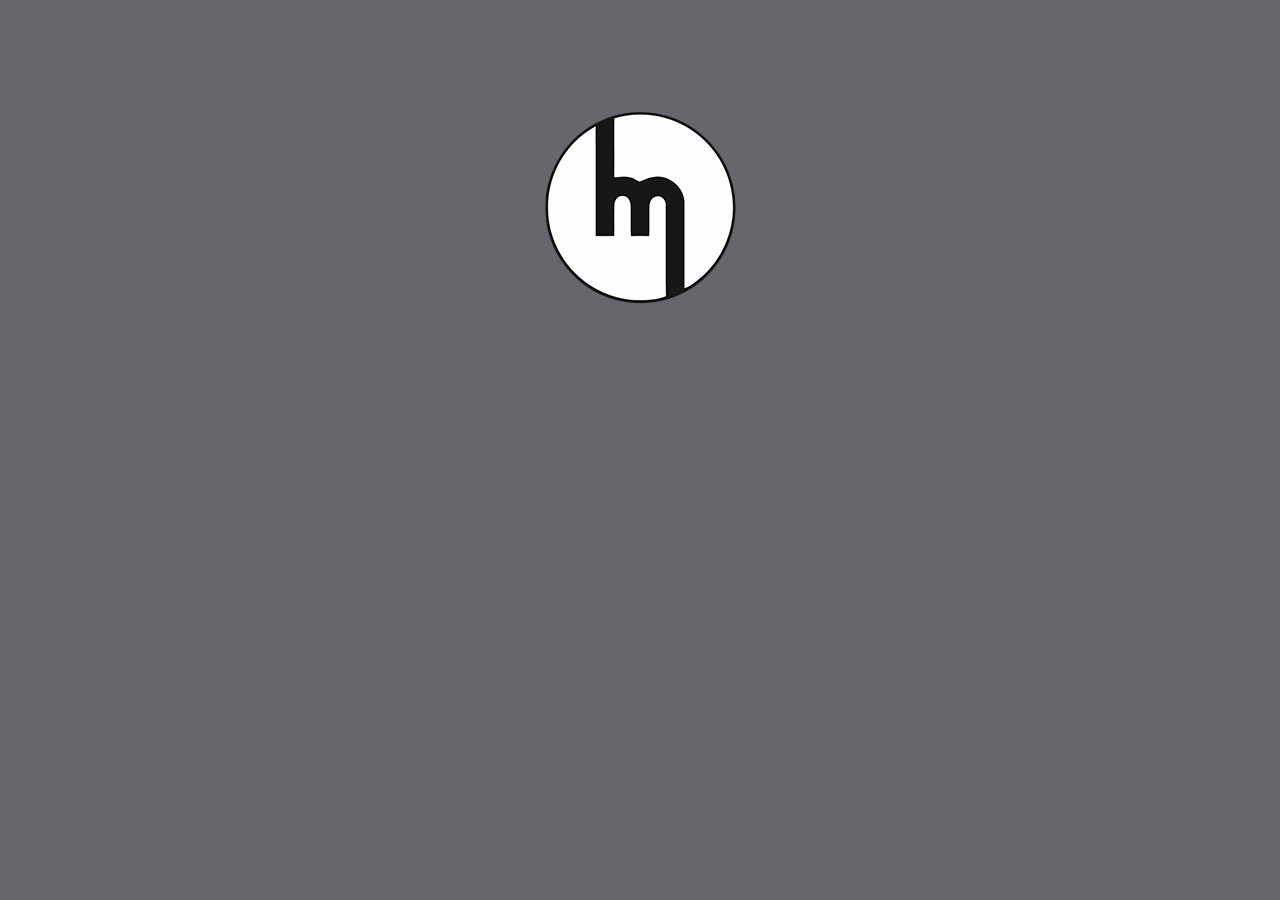
<file: index.html>
<!DOCTYPE HTML>
<!--
	Stellar by HTML5 UP
	html5up.net | @ajlkn
	Free for personal and commercial use under the CCA 3.0 license (html5up.net/license)
-->
<html>

<head>
  <link rel="icon" type="image/png" href="favicon-32x32.png" sizes="32x32" />
  <link rel="icon" type="image/png" href="favicon-16x16.png" sizes="16x16" />
  <link rel="stylesheet" href="assets/css/lightbox.css" />
  <link rel="stylesheet" href="assets/css/timeline.css" />
  <title>Matt McCarthey</title>
  <meta charset="utf-8" />
  <meta name="viewport" content="width=device-width, initial-scale=1, user-scalable=no" />
  <link rel="stylesheet" href="assets/css/main.css" />
  <script src="assets/js/main.js"></script>
  <noscript>
    <link rel="stylesheet" href="assets/css/noscript.css" /></noscript>
  <style type="text/css">
    .responsive {
      width: 100%;
      height: 0%;
      padding-bottom: 56.25%;
      position: relative;
    }

    .responsive iframe {
      position: absolute;
      top: 0;
      left: 0;
      width: 70%;
      height: 70%;
    }
  </style>
  <style>
    img {
      max-width: 100%;
      height: auto;
    }
  </style>

</head>

<body class="is-preload">

  <!-- Wrapper -->
  <div id="wrapper">

    <!-- Header -->
    <header id="header" class="alt">
      <span class="logo"><img src="images/mccfix.png" alt="" /></span>
    </header>

 


  <!-- Scripts -->
  <script src="assets/js/jquery.min.js"></script>
  <script src="assets/js/jquery.scrollex.min.js"></script>
  <script src="assets/js/browser.min.js"></script>
  <script src="assets/js/breakpoints.min.js"></script>
  <script src="assets/js/util.js"></script>
  <script src="assets/js/main.js"></script>
  <script src="https://ajax.googleapis.com/ajax/libs/jquery/3.3.1/jquery.min.js"></script>
  <script>
    $(document).ready(function() {
      // Add smooth scrolling to all links
      $("a").on('click', function(event) {

        // Make sure this.hash has a value before overriding default behavior
        if (this.hash !== "") {
          // Prevent default anchor click behavior
          event.preventDefault();

          // Store hash
          var hash = this.hash;

          // Using jQuery's animate() method to add smooth page scroll
          // The optional number (800) specifies the number of milliseconds it takes to scroll to the specified area
          $('html, body').animate({
            scrollTop: $(hash).offset().top
          }, 800, function() {

            // Add hash (#) to URL when done scrolling (default click behavior)
            window.location.hash = hash;
          });
        } // End if
      });
    });
  </script>
  <script type="text/javascript" src="assets/js/lightbox.js"></script>
</body>

</html>
</file>
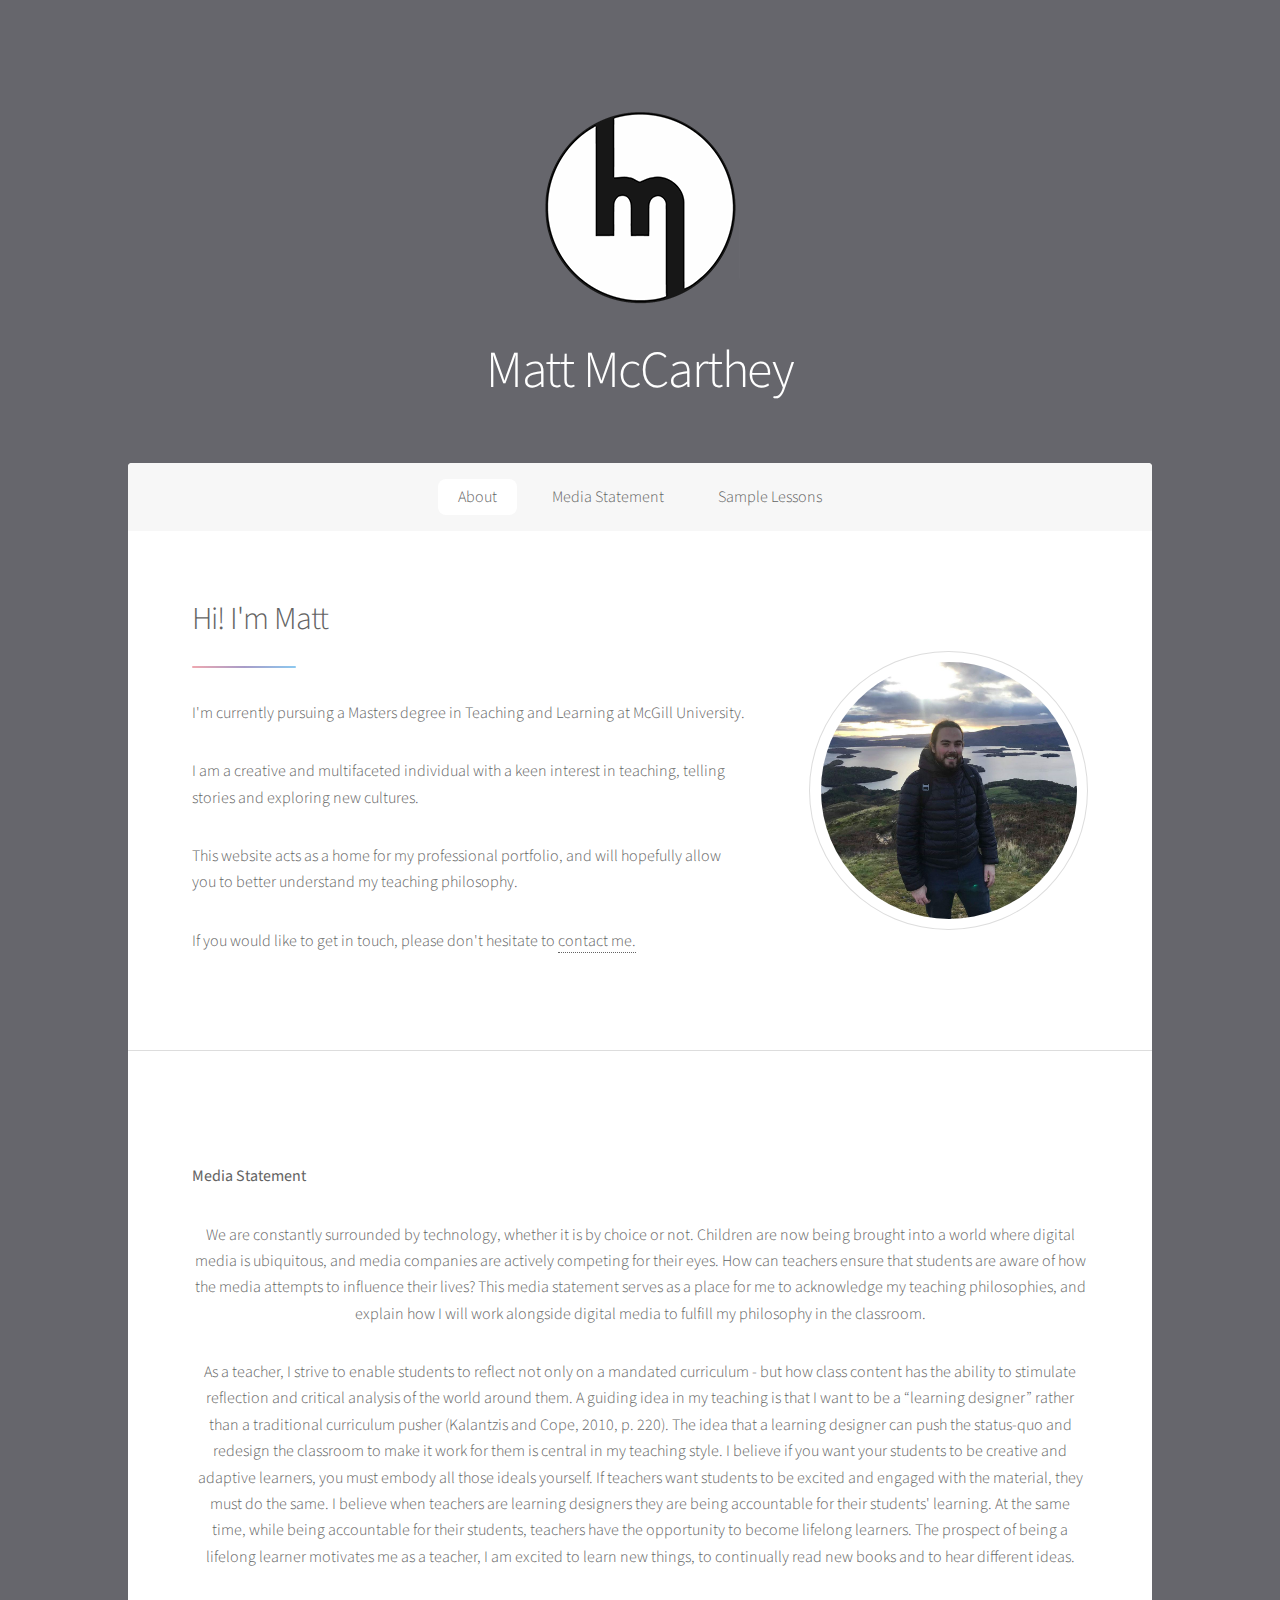
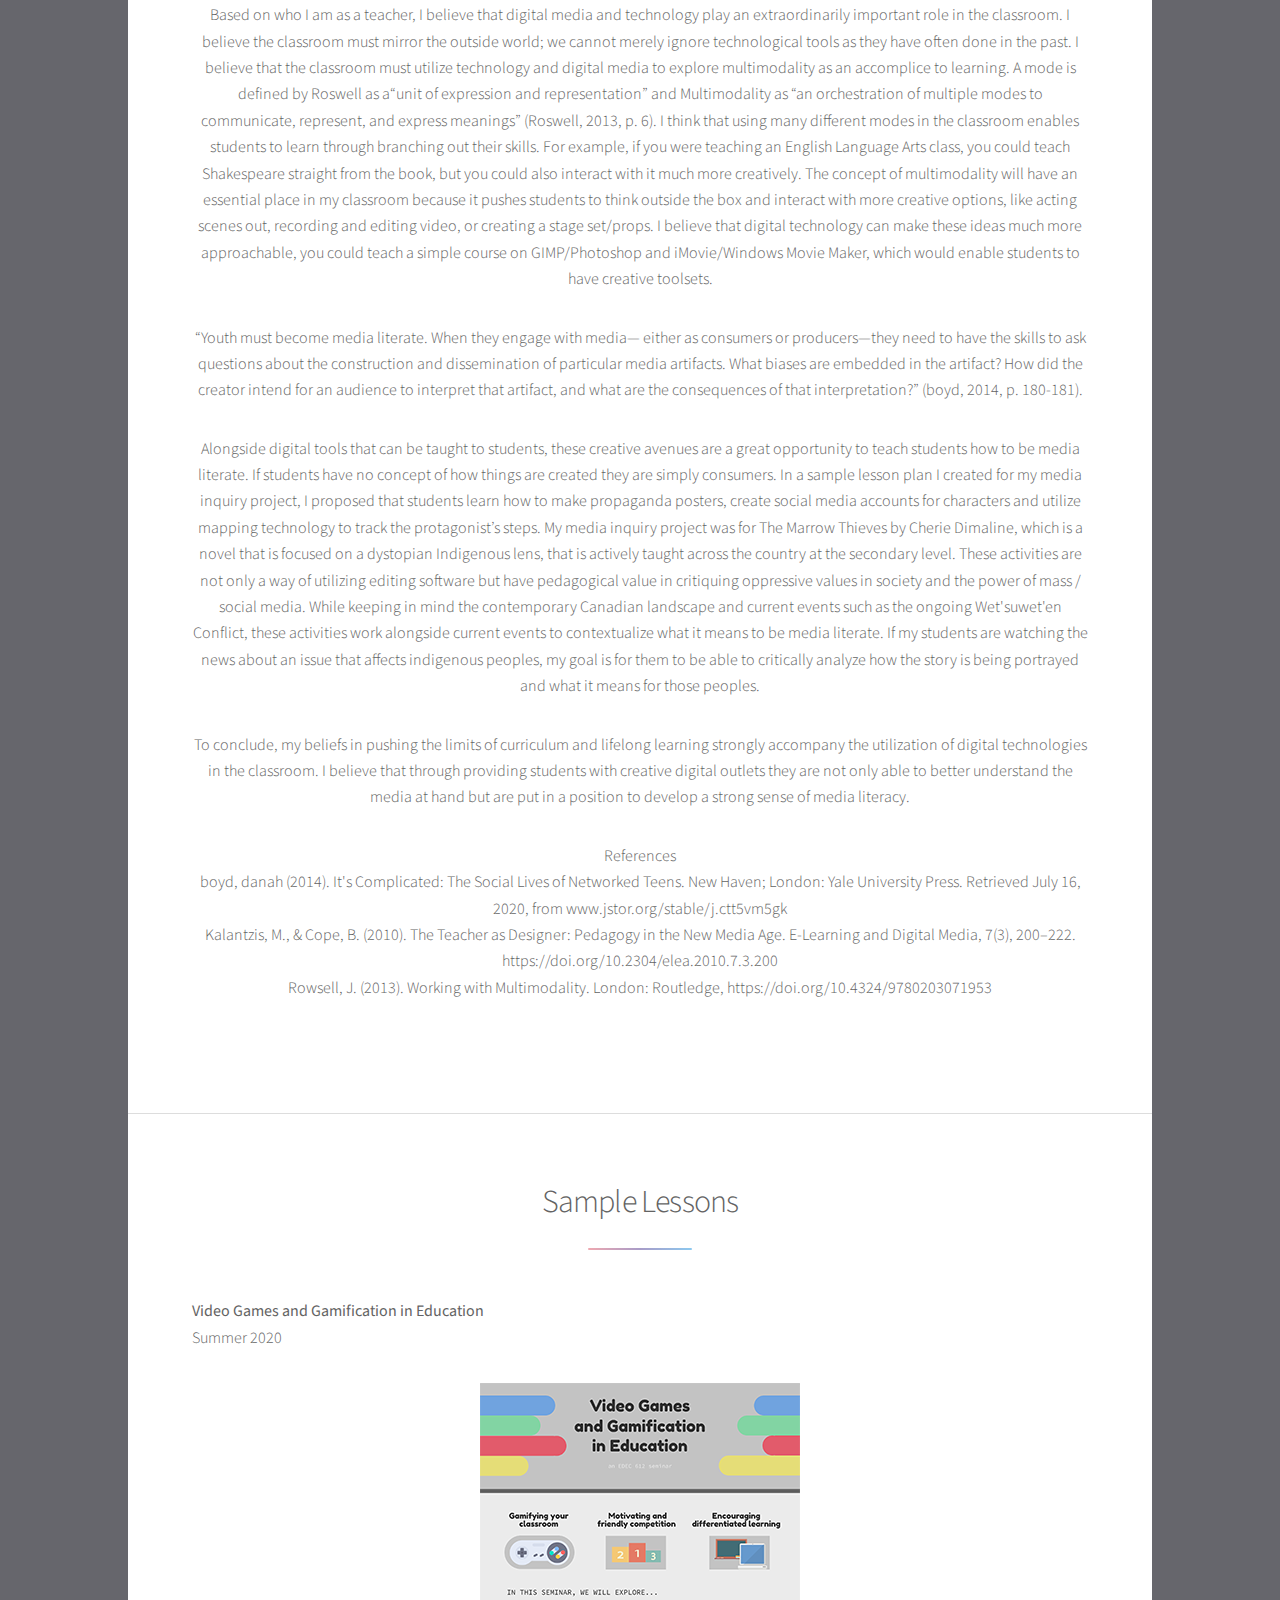
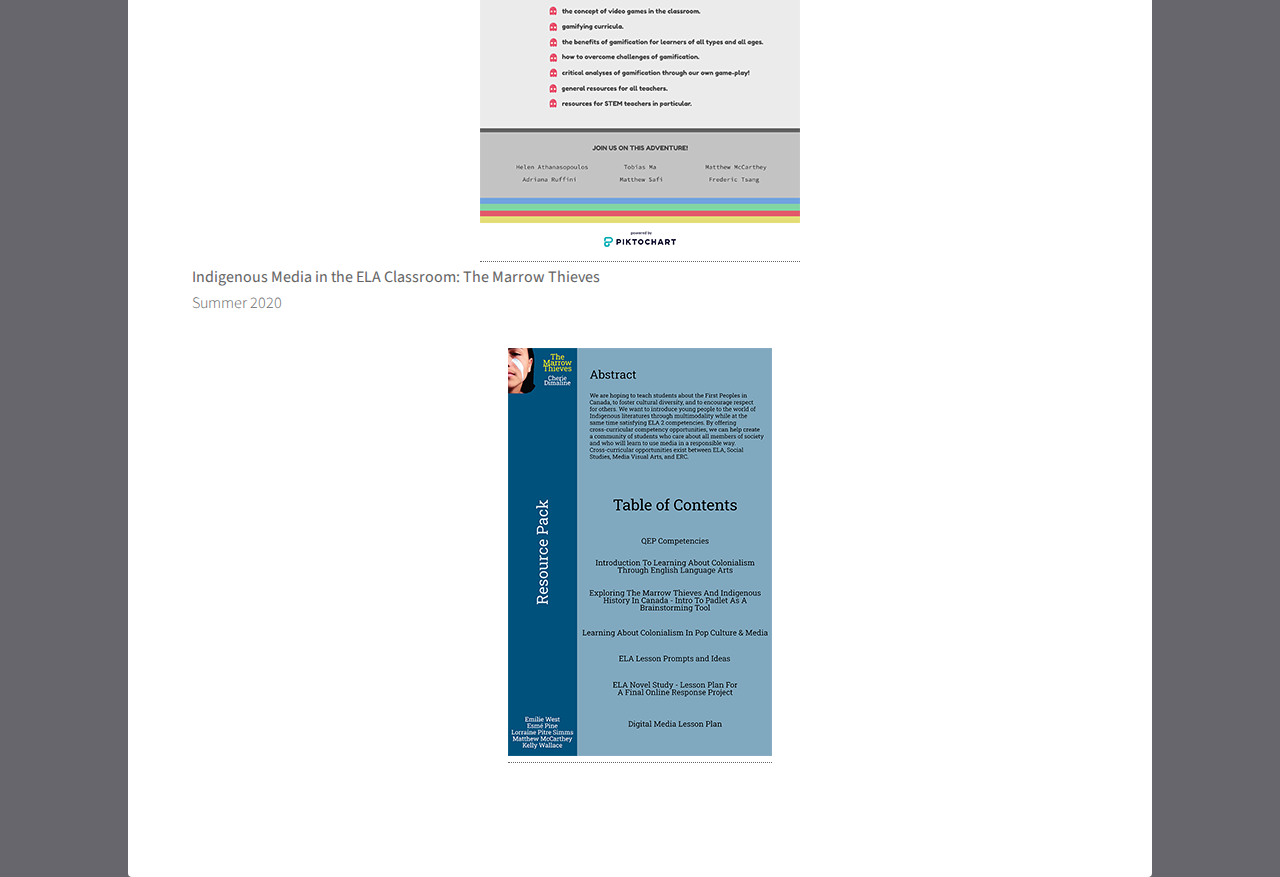
<file: edec612/index.html>
<!DOCTYPE HTML>
<!--
	Stellar by HTML5 UP
	html5up.net | @ajlkn
	Free for personal and commercial use under the CCA 3.0 license (html5up.net/license)
-->
<html>

<head>
  <link rel="icon" type="image/png" href="favicon-32x32.png" sizes="32x32" />
  <link rel="icon" type="image/png" href="favicon-16x16.png" sizes="16x16" />
  <link rel="stylesheet" href="assets/css/lightbox.css" />
  <link rel="stylesheet" href="assets/css/timeline.css" />
  <title>Matt McCarthey</title>
  <meta charset="utf-8" />
  <meta name="viewport" content="width=device-width, initial-scale=1, user-scalable=no" />
  <link rel="stylesheet" href="assets/css/main.css" />
  <script src="assets/js/main.js"></script>
  <noscript>
    <link rel="stylesheet" href="assets/css/noscript.css" /></noscript>
  <style type="text/css">
    .responsive {
      width: 100%;
      height: 0%;
      padding-bottom: 56.25%;
      position: relative;
    }

    .responsive iframe {
      position: absolute;
      top: 0;
      left: 0;
      width: 70%;
      height: 70%;
    }
  </style>
  <style>
    img {
      max-width: 100%;
      height: auto;
    }
  </style>

</head>

<body class="is-preload">

  <!-- Wrapper -->
  <div id="wrapper">

    <!-- Header -->
    <header id="header" class="alt">
      <span class="logo"><img src="images/mccfix.png" alt="" /></span>
      <h1>Matt McCarthey</h1>
    </header>

    <!-- Nav -->
    <nav id="nav">
      <ul>
        <li><a href="#intro" class="active">About</a></li>
        <li><a href="#statement">Media Statement</a></li>
        <li><a href="#lessons">Sample Lessons</a></li>
      </ul>
    </nav>

    <!-- Main -->
    <div id="main">

      <!-- Introduction -->
      <section id="intro" class="main">
        <div class="spotlight">
          <div class="content">
            <header class="major">
              <h2>Hi! I'm Matt</h2>
            </header>
            <p> I'm currently pursuing a Masters degree in Teaching and Learning at McGill University. </p>
            <p>I am a creative and multifaceted individual with a keen interest in teaching, telling stories and exploring new cultures.</p>
            <p>This website acts as a home for my professional portfolio, and will hopefully allow you to better understand my teaching philosophy.</p>
            <p>If you would like to get in touch, please don't hesitate to <a href="mailto:matthew.mccarthey@mail.mcgill.ca" target="_top">contact me.</a></p>
            <ul class="actions">
            </ul>
          </div>
          <span class="image"><img src="images/profilemcc.jpg" alt="" /></span>
        </div>
      </section>

      <!-- Personal Statement -->
      <section id="statement" class="main special">
        <header class="major">
        </header>

        <p align="left"> <b> Media Statement </b></p>
        <p>We are constantly surrounded by technology, whether it is by choice or not. Children are now being brought into a world where digital media is ubiquitous, and media companies are actively competing for their eyes. How can teachers ensure that students are aware of how the media attempts to influence their lives? This media statement serves as a place for me to acknowledge my teaching philosophies, and explain how I will work alongside digital media to fulfill my philosophy in the classroom.</p>

        <p>As a teacher, I strive to enable students to reflect not only on a mandated curriculum - but how class content has the ability to stimulate reflection and critical analysis of the world around them. A guiding idea in my teaching is that I want to be a &ldquo;learning designer&rdquo; rather than a traditional curriculum pusher (Kalantzis and Cope, 2010, p. 220). The idea that a learning designer can push the status-quo and redesign the classroom to make it work for them is central in my teaching style. I believe if you want your students to be creative and adaptive learners, you must embody all those ideals yourself. If teachers want students to be excited and engaged with the material, they must do the same. I believe when teachers are learning designers they are being accountable for their students' learning. At the same time, while being accountable for their students, teachers have the opportunity to become lifelong learners. The prospect of being a lifelong learner motivates me as a teacher, I am excited to learn new things, to continually read new books and to hear different ideas.</p>

        <p>Based on who I am as a teacher, I believe that digital media and technology play an extraordinarily important role in the classroom. I believe the classroom must mirror the outside world; we cannot merely ignore technological tools as they have often done in the past. I believe that the classroom must utilize technology and digital media to explore multimodality as an accomplice to learning. A mode is defined by Roswell as a&ldquo;unit of expression and representation&rdquo; and Multimodality as &ldquo;an orchestration of multiple modes to communicate, represent, and express meanings&rdquo; (Roswell, 2013, p. 6). I think that using many different modes in the classroom enables students to learn through branching out their skills. For example, if you were teaching an English Language Arts class, you could teach Shakespeare straight from the book, but you could also interact with it much more creatively. The concept of multimodality will have an essential place in my classroom because it pushes students to think outside the box and interact with more creative options, like acting scenes out, recording and editing video, or creating a stage set/props. I believe that digital technology can make these ideas much more approachable, you could teach a simple course on GIMP/Photoshop and iMovie/Windows Movie Maker, which would enable students to have creative toolsets.</p>

        <p>
        &ldquo;Youth must become media literate. When they engage with media&mdash; either as consumers or producers&mdash;they need to have the skills to ask questions about the construction and dissemination of particular media artifacts. What biases are embedded in the artifact? How did the creator intend for an audience to interpret that artifact, and what are the consequences of that interpretation?&rdquo; (boyd, 2014, p. 180-181).</p>

        <p>Alongside digital tools that can be taught to students, these creative avenues are a great opportunity to teach students how to be media literate. If students have no concept of how things are created they are simply consumers. In a sample lesson plan I created for my media inquiry project, I proposed that students learn how to make propaganda posters, create social media accounts for characters and utilize mapping technology to track the protagonist&rsquo;s steps. My media inquiry project was for The Marrow Thieves by Cherie Dimaline, which is a novel that is focused on a dystopian Indigenous lens, that is actively taught across the country at the secondary level. These activities are not only a way of utilizing editing software but have pedagogical value in critiquing oppressive values in society and the power of mass / social media. While keeping in mind the contemporary Canadian landscape and current events such as the ongoing Wet'suwet'en Conflict, these activities work alongside current events to contextualize what it means to be media literate. If my students are watching the news about an issue that affects indigenous peoples, my goal is for them to be able to critically analyze how the story is being portrayed and what it means for those peoples.</p>

        <p>To conclude, my beliefs in pushing the limits of curriculum and lifelong learning strongly accompany the utilization of digital technologies in the classroom. I believe that through providing students with creative digital outlets they are not only able to better understand the media at hand but are put in a position to develop a strong sense of media literacy.</p>

        <p>References<br>
        boyd, danah (2014). It's Complicated: The Social Lives of Networked Teens. New Haven; London: Yale University Press. Retrieved July 16, 2020, from www.jstor.org/stable/j.ctt5vm5gk <br>
         Kalantzis, M., &amp; Cope, B. (2010). The Teacher as Designer: Pedagogy in the New Media Age. E-Learning and Digital Media, 7(3), 200&ndash;222. https://doi.org/10.2304/elea.2010.7.3.200<br>
        Rowsell, J. (2013). Working with Multimodality. London: Routledge, https://doi.org/10.4324/9780203071953</p>

        <footer class="major">
          <ul class="actions special">
          </ul>
        </footer>
      </section>


  <!-- Sample Lessons -->
  <section id="lessons" class="main special">
    <header class="major">
      <h2>Sample Lessons</h2>
    </header>

    <p align="left"> <b> Video Games and Gamification in Education </b> <br> Summer 2020 </p>
    <a href="images/seminar.png" data-lightbox="gallery"><img src="images/seminar-t.png"></a>

    <p align="left"> <b> Indigenous Media in the ELA Classroom: The Marrow Thieves </b> <br> Summer 2020 </p>
    <a href="https://drive.google.com/file/d/1D1bqRcDZLNdnMqCdRSiT31w55cBg_flO/view?usp=sharing" target="none"> <img src="images/marrowthieves-t.png"></a>
    <footer class="major">
      <ul class="actions special">
      </ul>
    </footer>
  </section>

  </div>
  </div>



  <!-- Scripts -->
  <script src="assets/js/jquery.min.js"></script>
  <script src="assets/js/jquery.scrollex.min.js"></script>
  <script src="assets/js/browser.min.js"></script>
  <script src="assets/js/breakpoints.min.js"></script>
  <script src="assets/js/util.js"></script>
  <script src="assets/js/main.js"></script>
  <script src="https://ajax.googleapis.com/ajax/libs/jquery/3.3.1/jquery.min.js"></script>
  <script>
    $(document).ready(function() {
      // Add smooth scrolling to all links
      $("a").on('click', function(event) {

        // Make sure this.hash has a value before overriding default behavior
        if (this.hash !== "") {
          // Prevent default anchor click behavior
          event.preventDefault();

          // Store hash
          var hash = this.hash;

          // Using jQuery's animate() method to add smooth page scroll
          // The optional number (800) specifies the number of milliseconds it takes to scroll to the specified area
          $('html, body').animate({
            scrollTop: $(hash).offset().top
          }, 800, function() {

            // Add hash (#) to URL when done scrolling (default click behavior)
            window.location.hash = hash;
          });
        } // End if
      });
    });
  </script>
  <script type="text/javascript" src="assets/js/lightbox.js"></script>
</body>

</html>
</file>
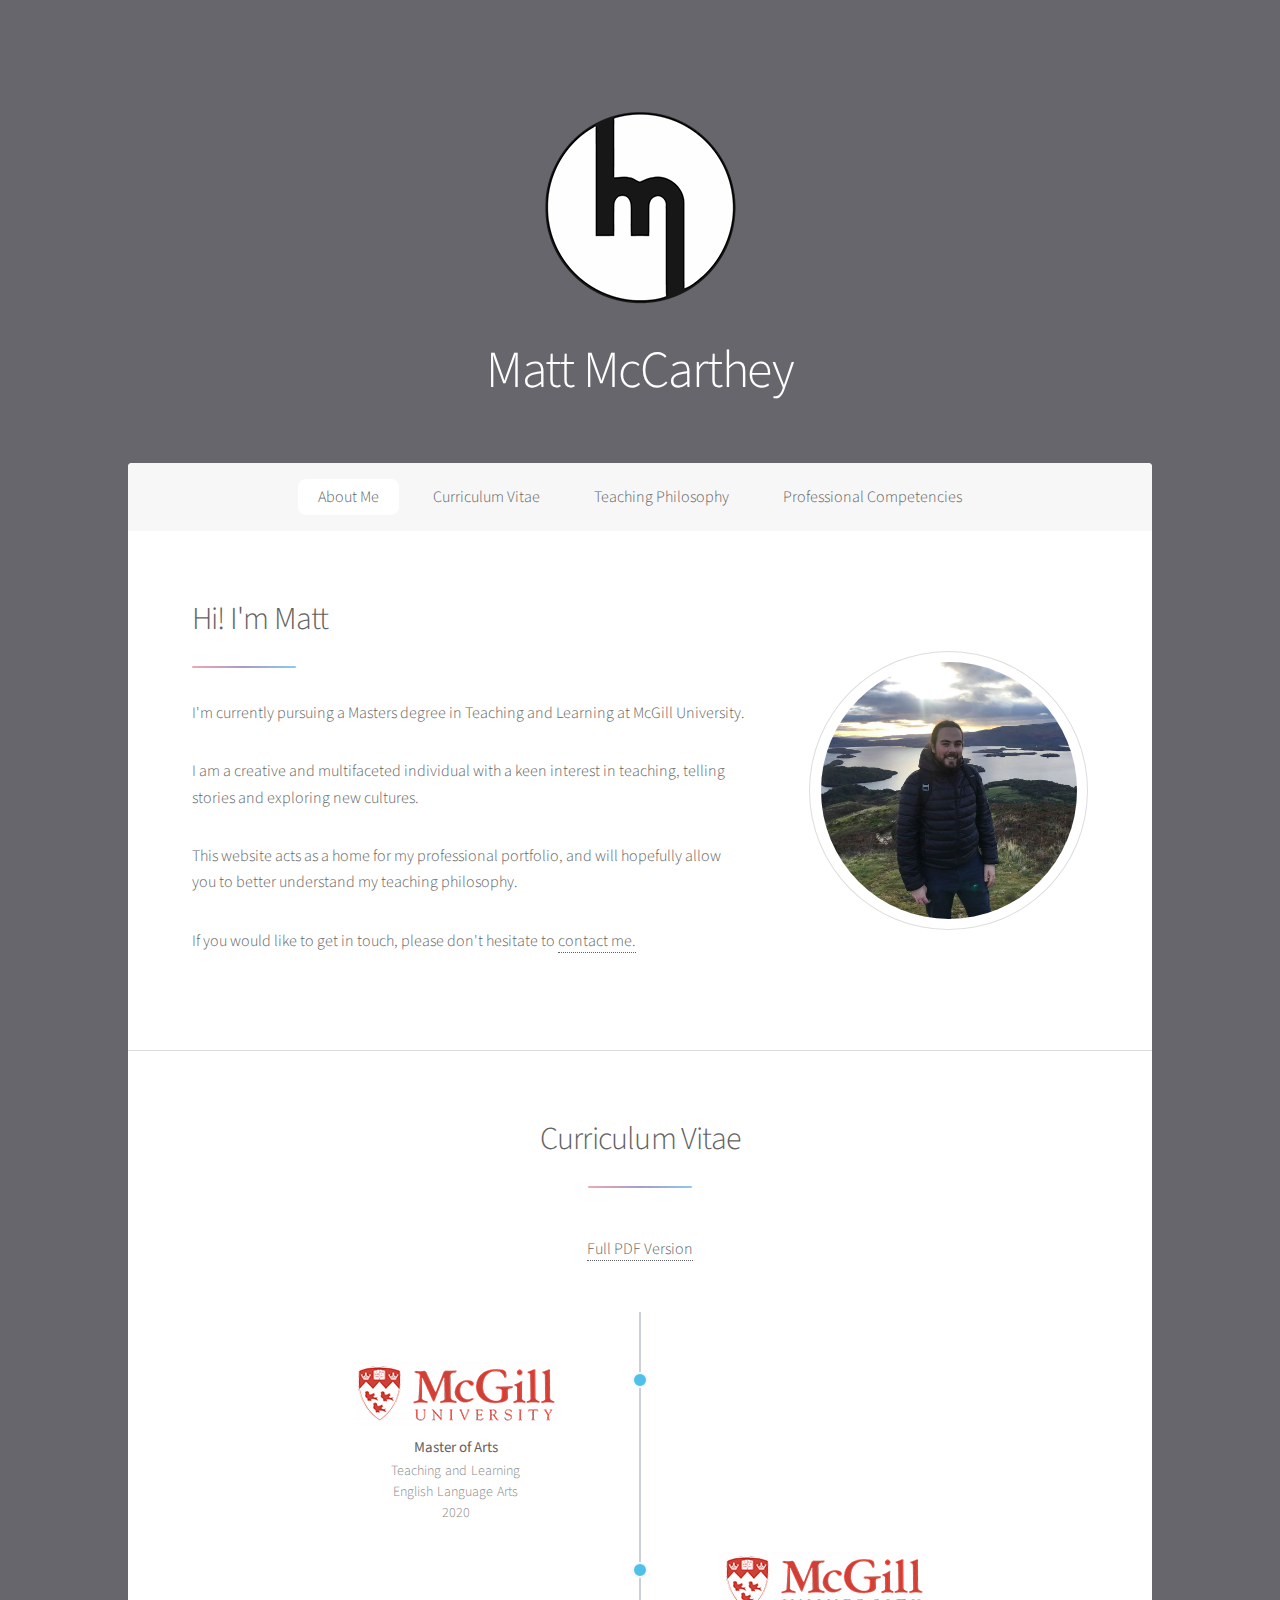
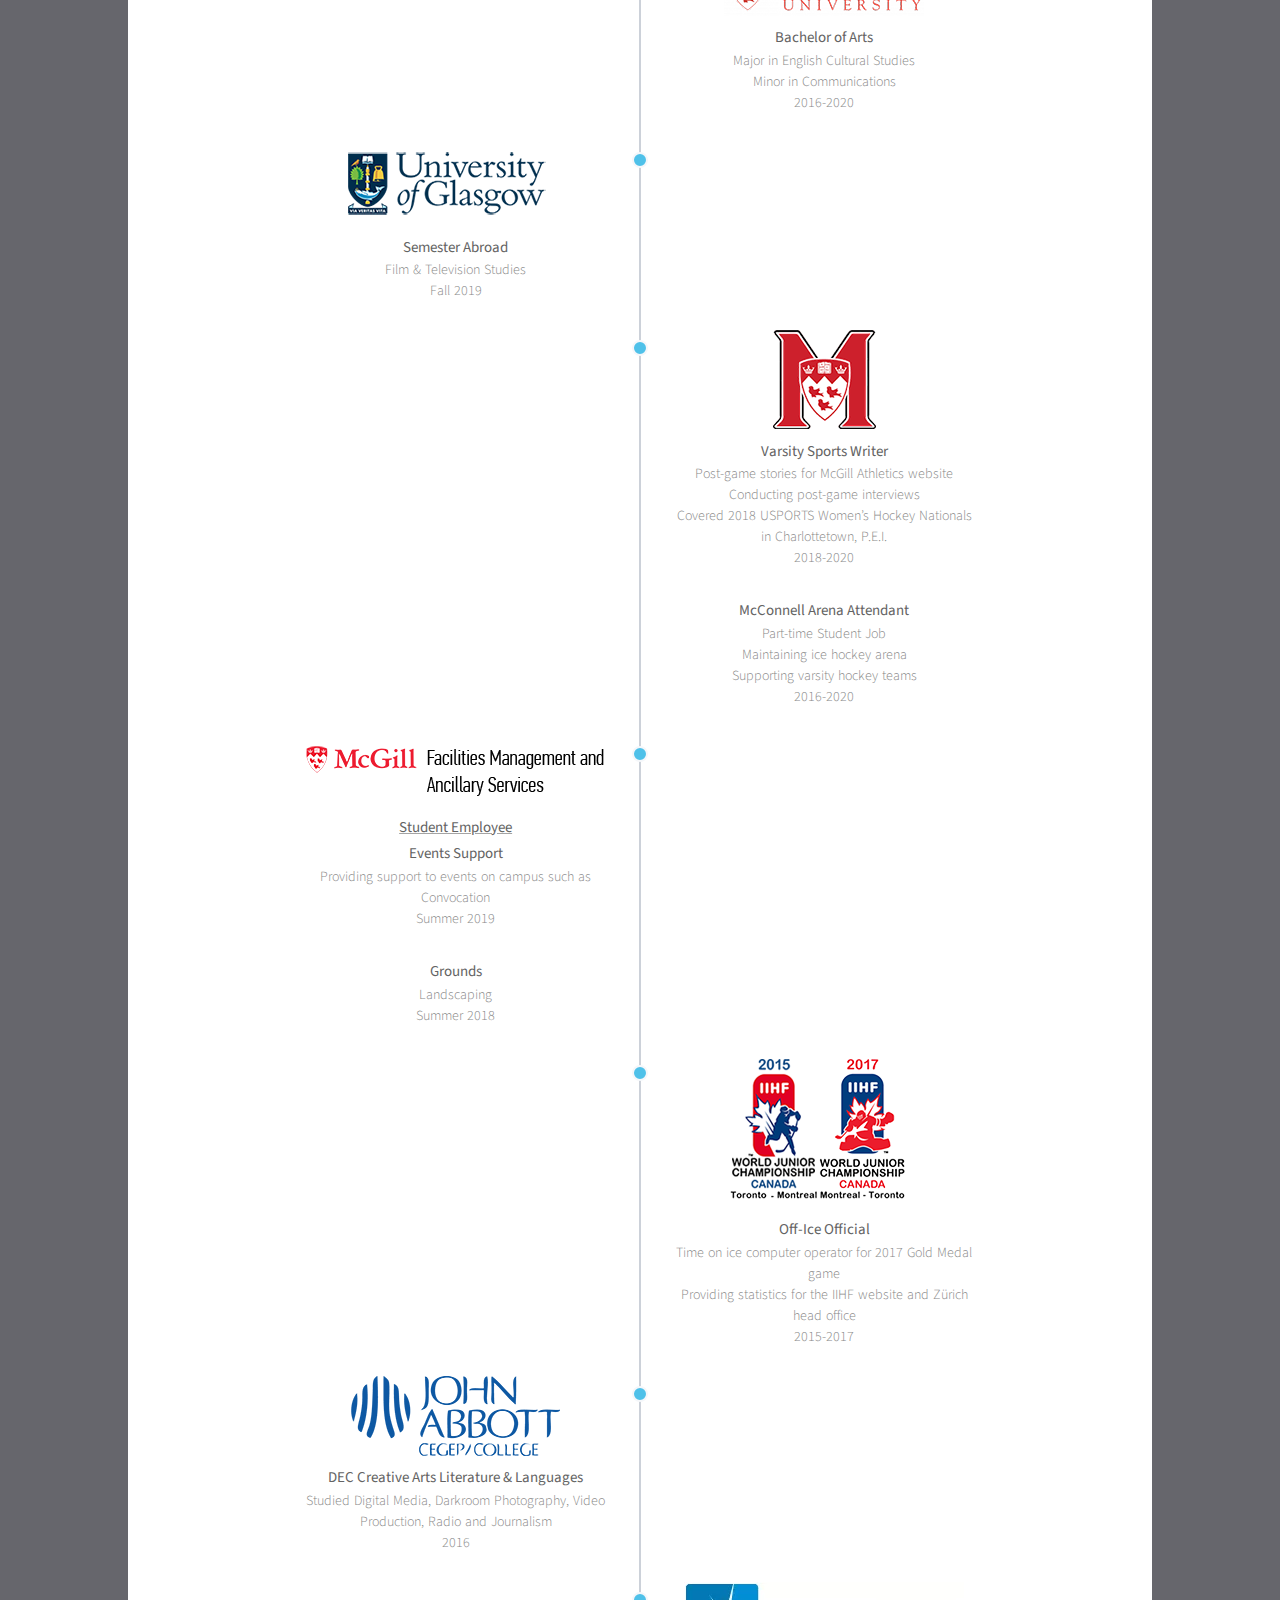
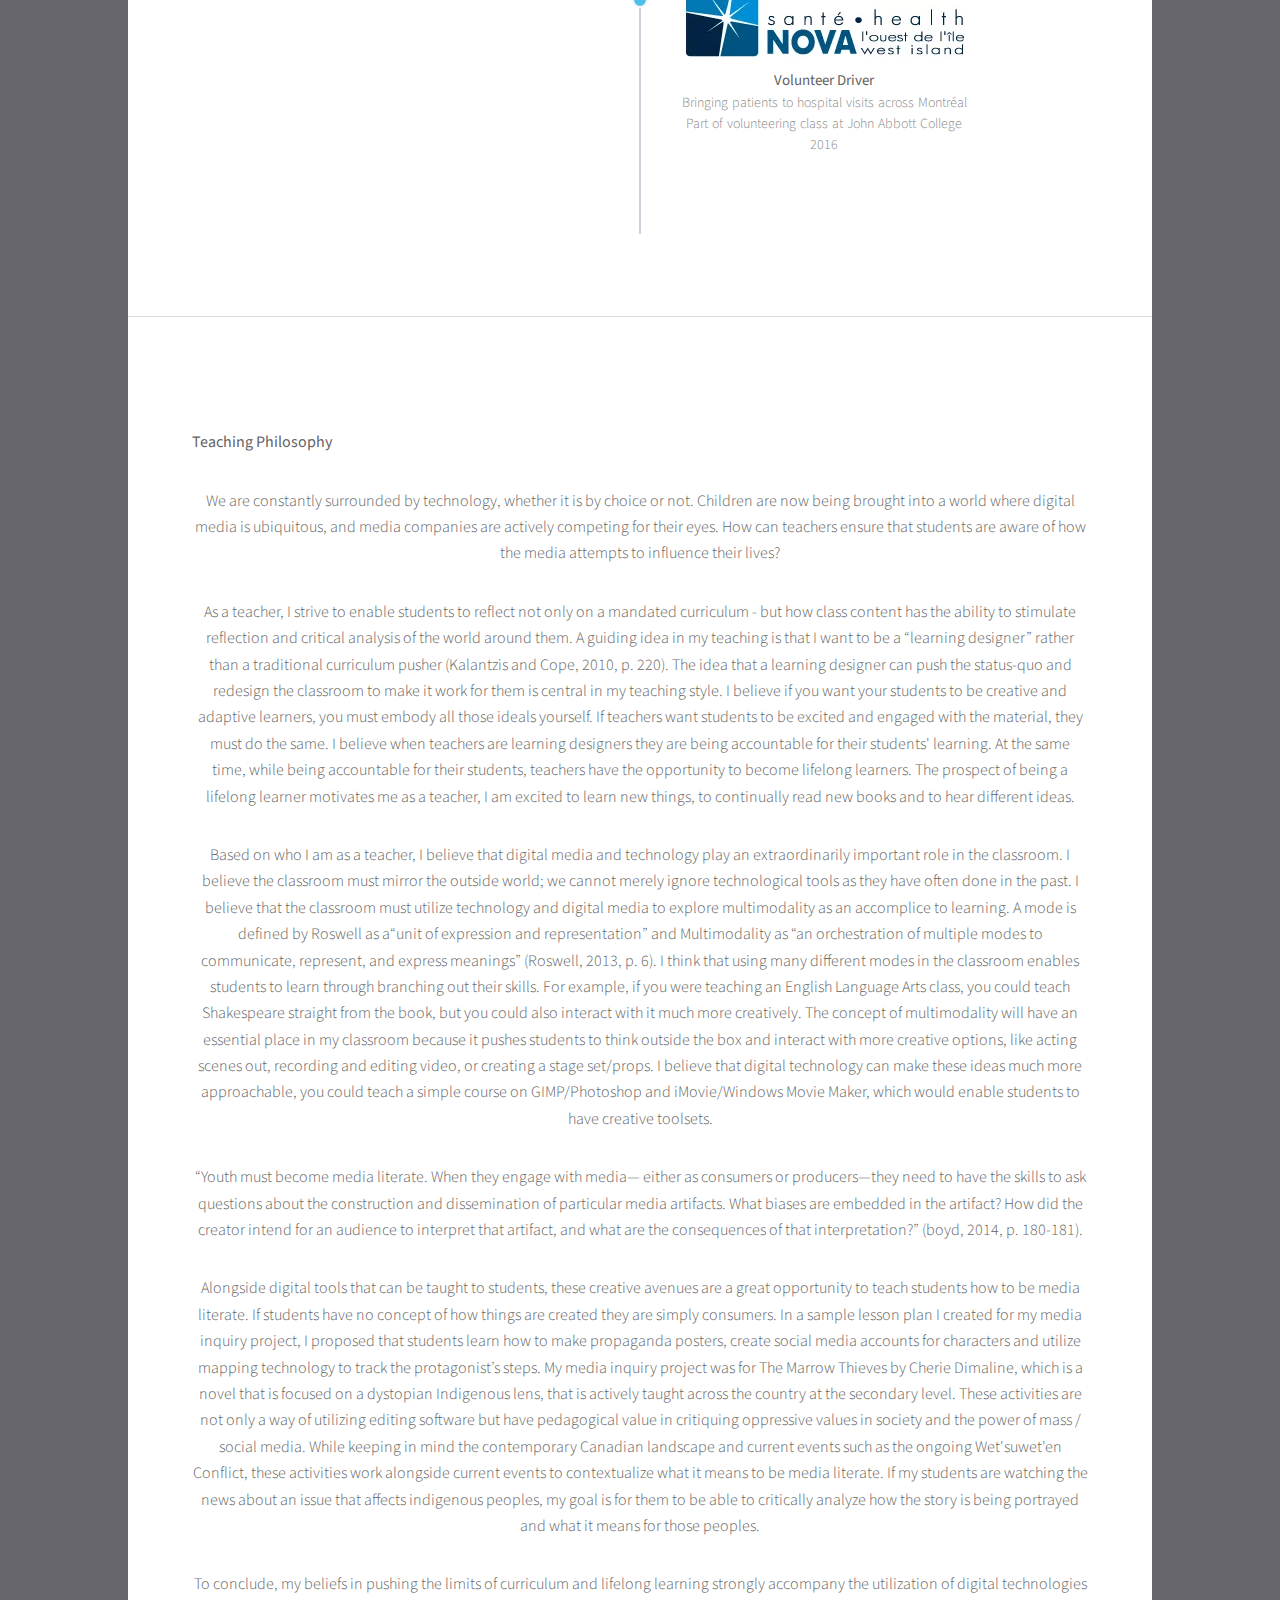
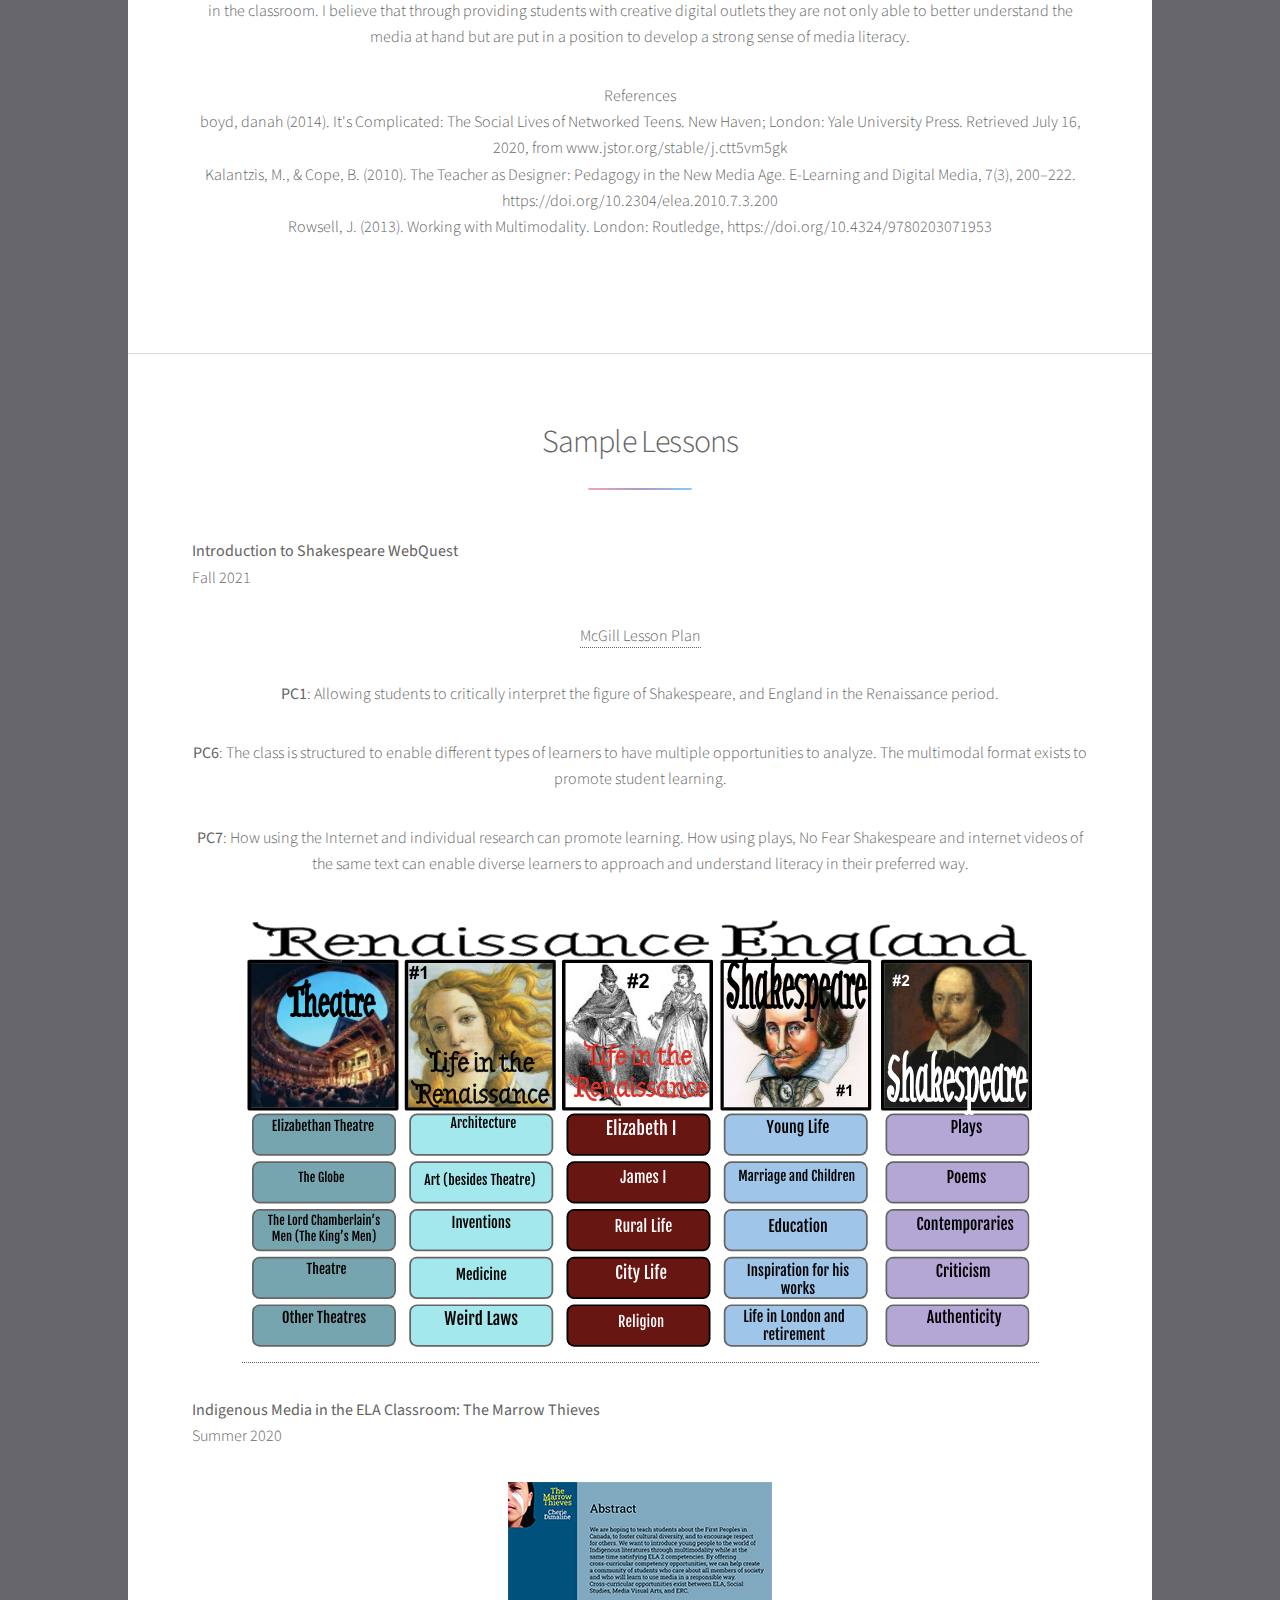
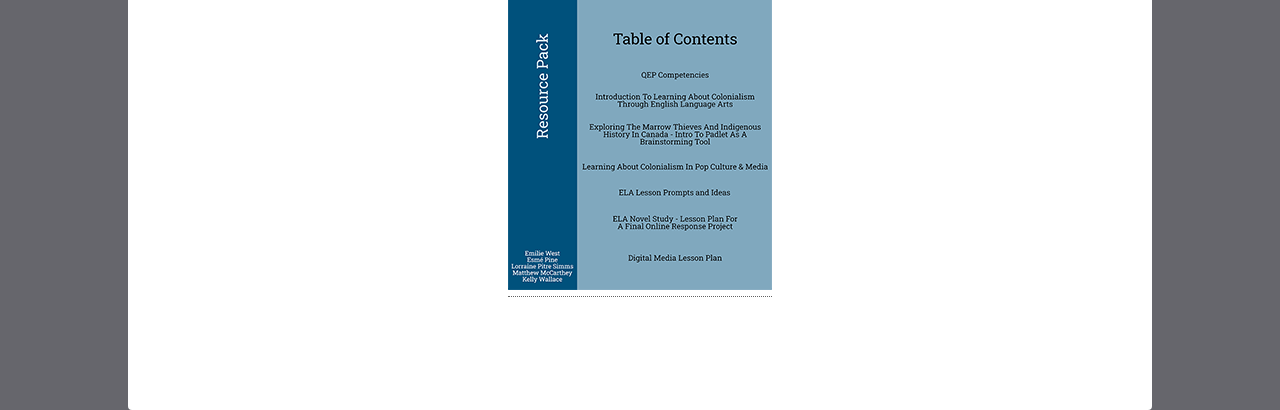
<file: edps610/index.html>
<!DOCTYPE HTML>
<!--
	Stellar by HTML5 UP
	html5up.net | @ajlkn
	Free for personal and commercial use under the CCA 3.0 license (html5up.net/license)
-->
<html>

<head>
  <link rel="icon" type="image/png" href="favicon-32x32.png" sizes="32x32" />
  <link rel="icon" type="image/png" href="favicon-16x16.png" sizes="16x16" />
  <link rel="stylesheet" href="assets/css/lightbox.css" />
  <link rel="stylesheet" href="assets/css/timeline.css" />
  <title>Matt McCarthey</title>
  <meta charset="utf-8" />
  <meta name="viewport" content="width=device-width, initial-scale=1, user-scalable=no" />
  <link rel="stylesheet" href="assets/css/main.css" />
  <script src="assets/js/main.js"></script>
  <noscript>
    <link rel="stylesheet" href="assets/css/noscript.css" /></noscript>
  <style type="text/css">
    .responsive {
      width: 100%;
      height: 0%;
      padding-bottom: 56.25%;
      position: relative;
    }

    .responsive iframe {
      position: absolute;
      top: 0;
      left: 0;
      width: 70%;
      height: 70%;
    }
  </style>
  <style>
    img {
      max-width: 100%;
      height: auto;
    }
  </style>

</head>

<body class="is-preload">

  <!-- Wrapper -->
  <div id="wrapper">

    <!-- Header -->
    <header id="header" class="alt">
      <span class="logo"><img src="images/mccfix.png" alt="" /></span>
      <h1>Matt McCarthey</h1>
    </header>

    <!-- Nav -->
    <nav id="nav">
      <ul>
        <li><a href="#intro" class="active">About Me</a></li>
        <li><a href="#resume">Curriculum Vitae</a></li>
        <li><a href="#philosophy">Teaching Philosophy</a></li>
        <li><a href="#lessons">Professional Competencies</a></li>
      </ul>
    </nav>

    <!-- Main -->
    <div id="main">

      <!-- Introduction -->
      <section id="intro" class="main">
        <div class="spotlight">
          <div class="content">
            <header class="major">
              <h2>Hi! I'm Matt</h2>
            </header>
            <p> I'm currently pursuing a Masters degree in Teaching and Learning at McGill University. </p>
            <p>I am a creative and multifaceted individual with a keen interest in teaching, telling stories and exploring new cultures.</p>
            <p>This website acts as a home for my professional portfolio, and will hopefully allow you to better understand my teaching philosophy.</p>
            <p>If you would like to get in touch, please don't hesitate to <a href="mailto:matthew.mccarthey@mail.mcgill.ca" target="_top">contact me.</a></p>
            <ul class="actions">
            </ul>
          </div>
          <span class="image"><img src="images/profilemcc.jpg" alt="" /></span>
        </div>
      </section>


      <!-- Resume Section -->
      <section id="resume" class="main special">
        <header class="major">
          <h2>Curriculum Vitae</h2>
        </header>
        <p><a href="mccarthey_cv.pdf" target="_top">Full PDF Version</a></p>

        <div class="container">

          <div class="timeline-block timeline-block-left">
            <div class="marker"></div>
            <div class="timeline-content">
              <img src="images/mcgill.png"> <br>
              <span> <b> Master of Arts </b> </span>
              <p> Teaching and Learning <br> English Language Arts <br> 2020 </p>
            </div>
          </div>

          <div class="timeline-block timeline-block-right">
            <div class="marker"></div>
            <div class="timeline-content">
              <img src="images/mcgill.png"> <br>
              <span> <b> Bachelor of Arts </b> </span>
              <p>Major in English Cultural Studies <br> Minor in Communications <br> 2016-2020 </p>
            </div>
          </div>

          <div class="timeline-block timeline-block-left">
            <div class="marker"></div>
            <div class="timeline-content">
              <img src="images/uniglasgow.png"> <br>
              <span> <b> Semester Abroad </b> </span>
              <p>Film & Television Studies <br> Fall 2019</p>
            </div>
          </div>

          <div class="timeline-block timeline-block-right">
            <div class="marker"></div>
            <div class="timeline-content">
              <img src="images/mcgillathletics.png"> <br>
              <span> <b> Varsity Sports Writer </b> </span>
              <p>Post-game stories for McGill Athletics website<br>
                Conducting post-game interviews<br>
                Covered 2018 USPORTS Women’s Hockey Nationals <br> in Charlottetown, P.E.I. <br>
                2018-2020 </p>
              <span> <b> McConnell Arena Attendant </b> </span>
              <p> Part-time Student Job <br> Maintaining ice hockey arena <br> Supporting varsity hockey teams <br> 2016-2020 </p>
            </div>
          </div>

          <div class="timeline-block timeline-block-left">
            <div class="marker"></div>
            <div class="timeline-content">
              <img src="images/facilities.png"><br>
              <span> <u> <b> Student Employee </b> </u> <br> </span>
              <span> <b> Events Support </b> </span>
              <p> Providing support to events on campus such as Convocation <br> Summer 2019 <br> </p>
              <span> <b> Grounds </b> </span>
              <p> Landscaping <br> Summer 2018</p>
            </div>
          </div>

          <div class="timeline-block timeline-block-right">
            <div class="marker"></div>
            <div class="timeline-content">
              <img src="images/worlds.png"><br>
              <span> <b> Off-Ice Official </b> </span>
              <p>Time on ice computer operator for 2017 Gold Medal game <br> Providing statistics for the IIHF website and Zürich head office <br> 2015-2017 </p>
            </div>
          </div>

          <div class="timeline-block timeline-block-left">
            <div class="marker"></div>
            <div class="timeline-content">
              <img src="images/header-jac.png"><br>
              <span> <b> DEC Creative Arts Literature & Languages </b> </span>
              <p>Studied Digital Media, Darkroom Photography, Video Production, Radio and Journalism <br> 2016</p>
            </div>
          </div>

          <div class="timeline-block timeline-block-right">
            <div class="marker"></div>
            <div class="timeline-content">
              <img src="images/nova.webp"><br>
              <span> <b> Volunteer Driver </b> </span>
              <p>Bringing patients to hospital visits across Montréal <br> Part of volunteering class at John Abbott College <br> 2016 </p>
            </div>

          </div>
        </div>

        </footer>
      </section>


      <!-- Teching Philosopy -->
      <section id="philosophy" class="main special">
        <header class="major">
        </header>

        <p align="left"> <b> Teaching Philosophy </b></p>
        <p>We are constantly surrounded by technology, whether it is by choice or not. Children are now being brought into a world where digital media is ubiquitous, and media companies are actively competing for their eyes. How can teachers ensure that students are aware of how the media attempts to influence their lives? </p>

        <p>As a teacher, I strive to enable students to reflect not only on a mandated curriculum - but how class content has the ability to stimulate reflection and critical analysis of the world around them. A guiding idea in my teaching is that I want to be a &ldquo;learning designer&rdquo; rather than a traditional curriculum pusher (Kalantzis and Cope, 2010, p. 220). The idea that a learning designer can push the status-quo and redesign the classroom to make it work for them is central in my teaching style. I believe if you want your students to be creative and adaptive learners, you must embody all those ideals yourself. If teachers want students to be excited and engaged with the material, they must do the same. I believe when teachers are learning designers they are being accountable for their students' learning. At the same time, while being accountable for their students, teachers have the opportunity to become lifelong learners. The prospect of being a lifelong learner motivates me as a teacher, I am excited to learn new things, to continually read new books and to hear different ideas.</p>

        <p>Based on who I am as a teacher, I believe that digital media and technology play an extraordinarily important role in the classroom. I believe the classroom must mirror the outside world; we cannot merely ignore technological tools as they have often done in the past. I believe that the classroom must utilize technology and digital media to explore multimodality as an accomplice to learning. A mode is defined by Roswell as a&ldquo;unit of expression and representation&rdquo; and Multimodality as &ldquo;an orchestration of multiple modes to communicate, represent, and express meanings&rdquo; (Roswell, 2013, p. 6). I think that using many different modes in the classroom enables students to learn through branching out their skills. For example, if you were teaching an English Language Arts class, you could teach Shakespeare straight from the book, but you could also interact with it much more creatively. The concept of multimodality will have an essential place in my classroom because it pushes students to think outside the box and interact with more creative options, like acting scenes out, recording and editing video, or creating a stage set/props. I believe that digital technology can make these ideas much more approachable, you could teach a simple course on GIMP/Photoshop and iMovie/Windows Movie Maker, which would enable students to have creative toolsets.</p>

        <p>
        &ldquo;Youth must become media literate. When they engage with media&mdash; either as consumers or producers&mdash;they need to have the skills to ask questions about the construction and dissemination of particular media artifacts. What biases are embedded in the artifact? How did the creator intend for an audience to interpret that artifact, and what are the consequences of that interpretation?&rdquo; (boyd, 2014, p. 180-181).</p>

        <p>Alongside digital tools that can be taught to students, these creative avenues are a great opportunity to teach students how to be media literate. If students have no concept of how things are created they are simply consumers. In a sample lesson plan I created for my media inquiry project, I proposed that students learn how to make propaganda posters, create social media accounts for characters and utilize mapping technology to track the protagonist&rsquo;s steps. My media inquiry project was for The Marrow Thieves by Cherie Dimaline, which is a novel that is focused on a dystopian Indigenous lens, that is actively taught across the country at the secondary level. These activities are not only a way of utilizing editing software but have pedagogical value in critiquing oppressive values in society and the power of mass / social media. While keeping in mind the contemporary Canadian landscape and current events such as the ongoing Wet'suwet'en Conflict, these activities work alongside current events to contextualize what it means to be media literate. If my students are watching the news about an issue that affects indigenous peoples, my goal is for them to be able to critically analyze how the story is being portrayed and what it means for those peoples.</p>

        <p>To conclude, my beliefs in pushing the limits of curriculum and lifelong learning strongly accompany the utilization of digital technologies in the classroom. I believe that through providing students with creative digital outlets they are not only able to better understand the media at hand but are put in a position to develop a strong sense of media literacy.</p>

        <p>References<br>
        boyd, danah (2014). It's Complicated: The Social Lives of Networked Teens. New Haven; London: Yale University Press. Retrieved July 16, 2020, from www.jstor.org/stable/j.ctt5vm5gk <br>
         Kalantzis, M., &amp; Cope, B. (2010). The Teacher as Designer: Pedagogy in the New Media Age. E-Learning and Digital Media, 7(3), 200&ndash;222. https://doi.org/10.2304/elea.2010.7.3.200<br>
        Rowsell, J. (2013). Working with Multimodality. London: Routledge, https://doi.org/10.4324/9780203071953</p>

        <footer class="major">
          <ul class="actions special">
          </ul>
        </footer>
      </section>

  <!-- Professional Competencies -->
  <section id="lessons" class="main special">
    <header class="major">
      <h2>Sample Lessons</h2>
    </header>

    <p align="left"> <b> Introduction to Shakespeare WebQuest </b> <br> Fall 2021 </p>
    <p align="center"> <a href="mccarthey_webquest.pdf" target="_top">McGill Lesson Plan </a></p>
    <p>
        <meta charset="utf-8"><strong>PC1</strong>: Allowing students to critically interpret the figure of Shakespeare, and England in the Renaissance period. </p>
    <p><strong>PC6</strong>: The class is structured to enable different types of learners to have multiple opportunities to analyze. The multimodal format exists to promote student learning. </p>
    <p><strong>PC7</strong>: How using the Internet and individual research can promote learning. How using plays, No Fear Shakespeare and internet videos of the same text can enable diverse learners to approach and understand literacy in their preferred way.</p>
    <a href="https://docs.google.com/presentation/d/1msLPlQmGxYr0k6AtJWZdjNARQqHqs_cbq24ssqhEC4Q/edit?usp=sharing" target="none"> <img src="images/choiceboard.png"></a>
<p> </p>

    <p align="left"> <b> Indigenous Media in the ELA Classroom: The Marrow Thieves </b> <br> Summer 2020 </p>
    <a href="https://drive.google.com/file/d/1D1bqRcDZLNdnMqCdRSiT31w55cBg_flO/view?usp=sharing" target="none"> <img src="images/marrowthieves-t.png"></a>
    <footer class="major">
      <ul class="actions special">
      </ul>
    </footer>
  </section>

  </div>
  </div>



  <!-- Scripts -->
  <script src="assets/js/jquery.min.js"></script>
  <script src="assets/js/jquery.scrollex.min.js"></script>
  <script src="assets/js/browser.min.js"></script>
  <script src="assets/js/breakpoints.min.js"></script>
  <script src="assets/js/util.js"></script>
  <script src="assets/js/main.js"></script>
  <script src="https://ajax.googleapis.com/ajax/libs/jquery/3.3.1/jquery.min.js"></script>
  <script>
    $(document).ready(function() {
      // Add smooth scrolling to all links
      $("a").on('click', function(event) {

        // Make sure this.hash has a value before overriding default behavior
        if (this.hash !== "") {
          // Prevent default anchor click behavior
          event.preventDefault();

          // Store hash
          var hash = this.hash;

          // Using jQuery's animate() method to add smooth page scroll
          // The optional number (800) specifies the number of milliseconds it takes to scroll to the specified area
          $('html, body').animate({
            scrollTop: $(hash).offset().top
          }, 800, function() {

            // Add hash (#) to URL when done scrolling (default click behavior)
            window.location.hash = hash;
          });
        } // End if
      });
    });
  </script>
  <script type="text/javascript" src="assets/js/lightbox.js"></script>
</body>

</html>
</file>
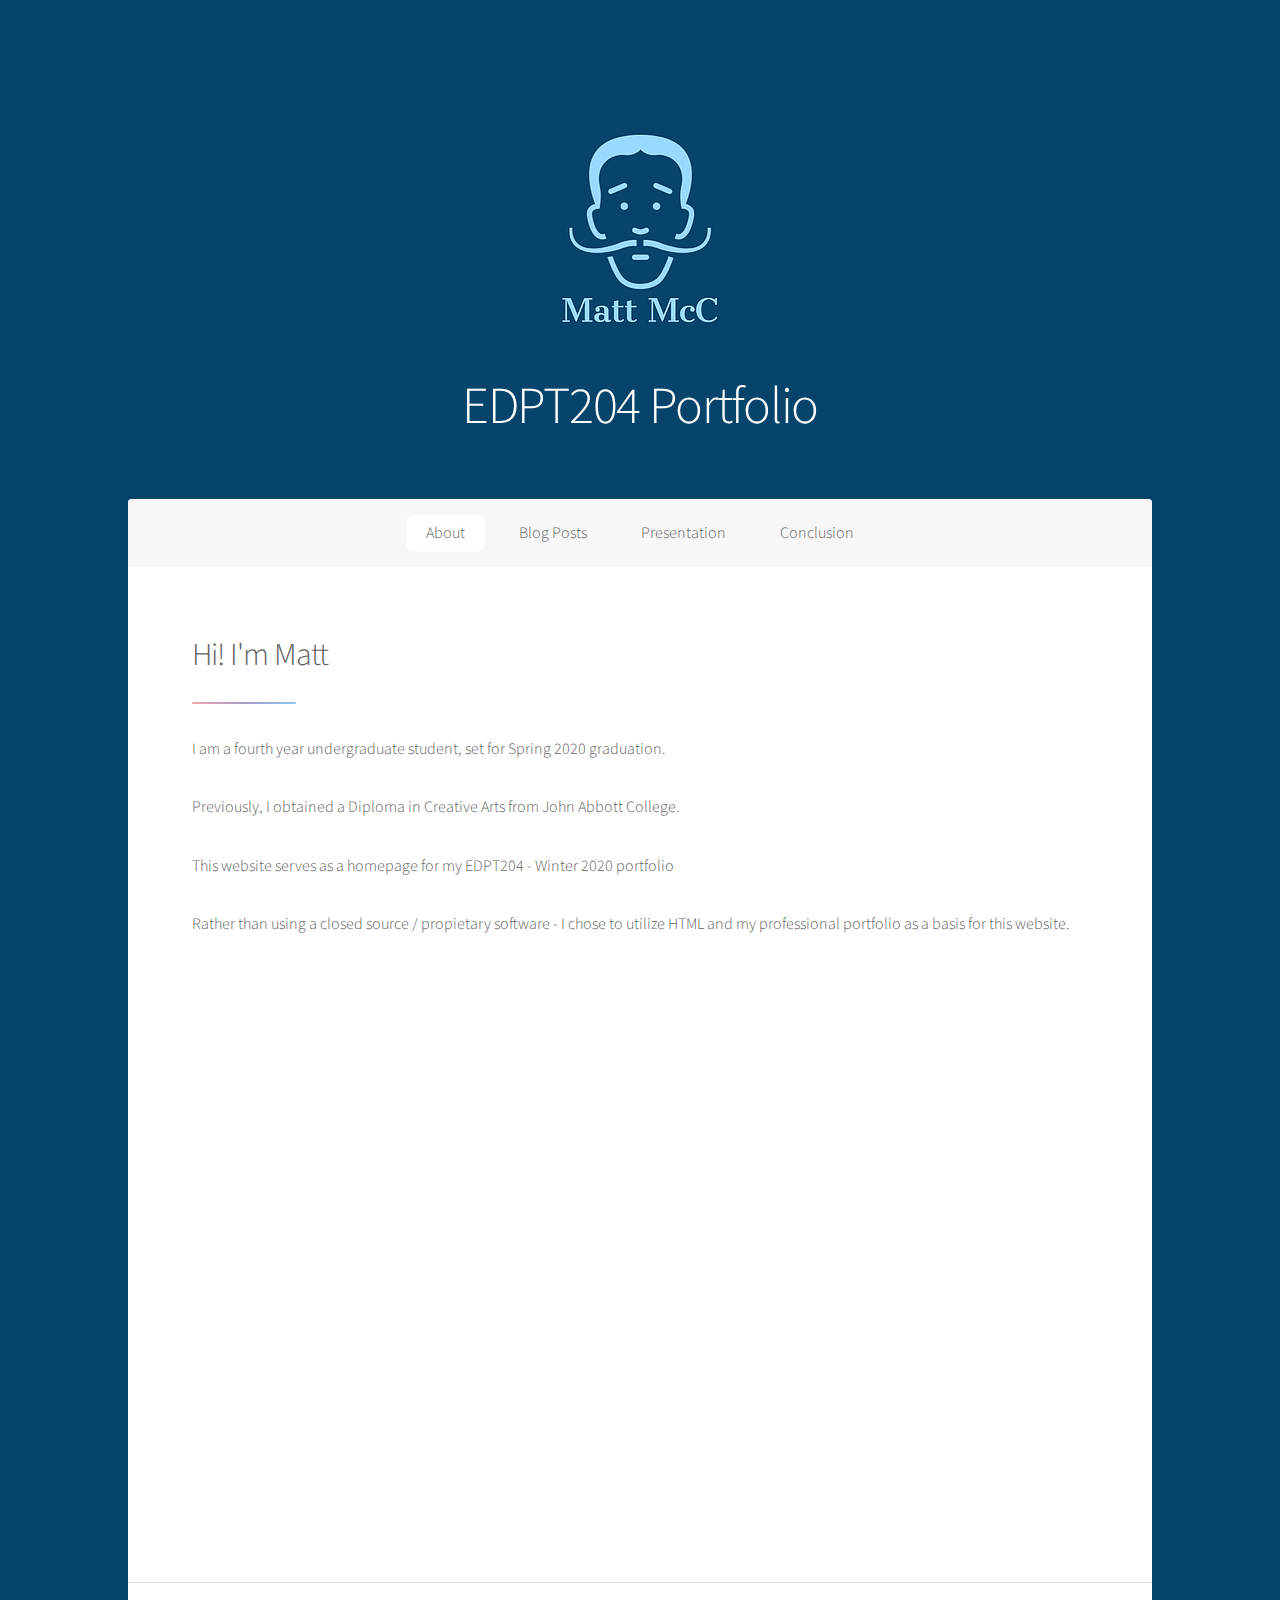
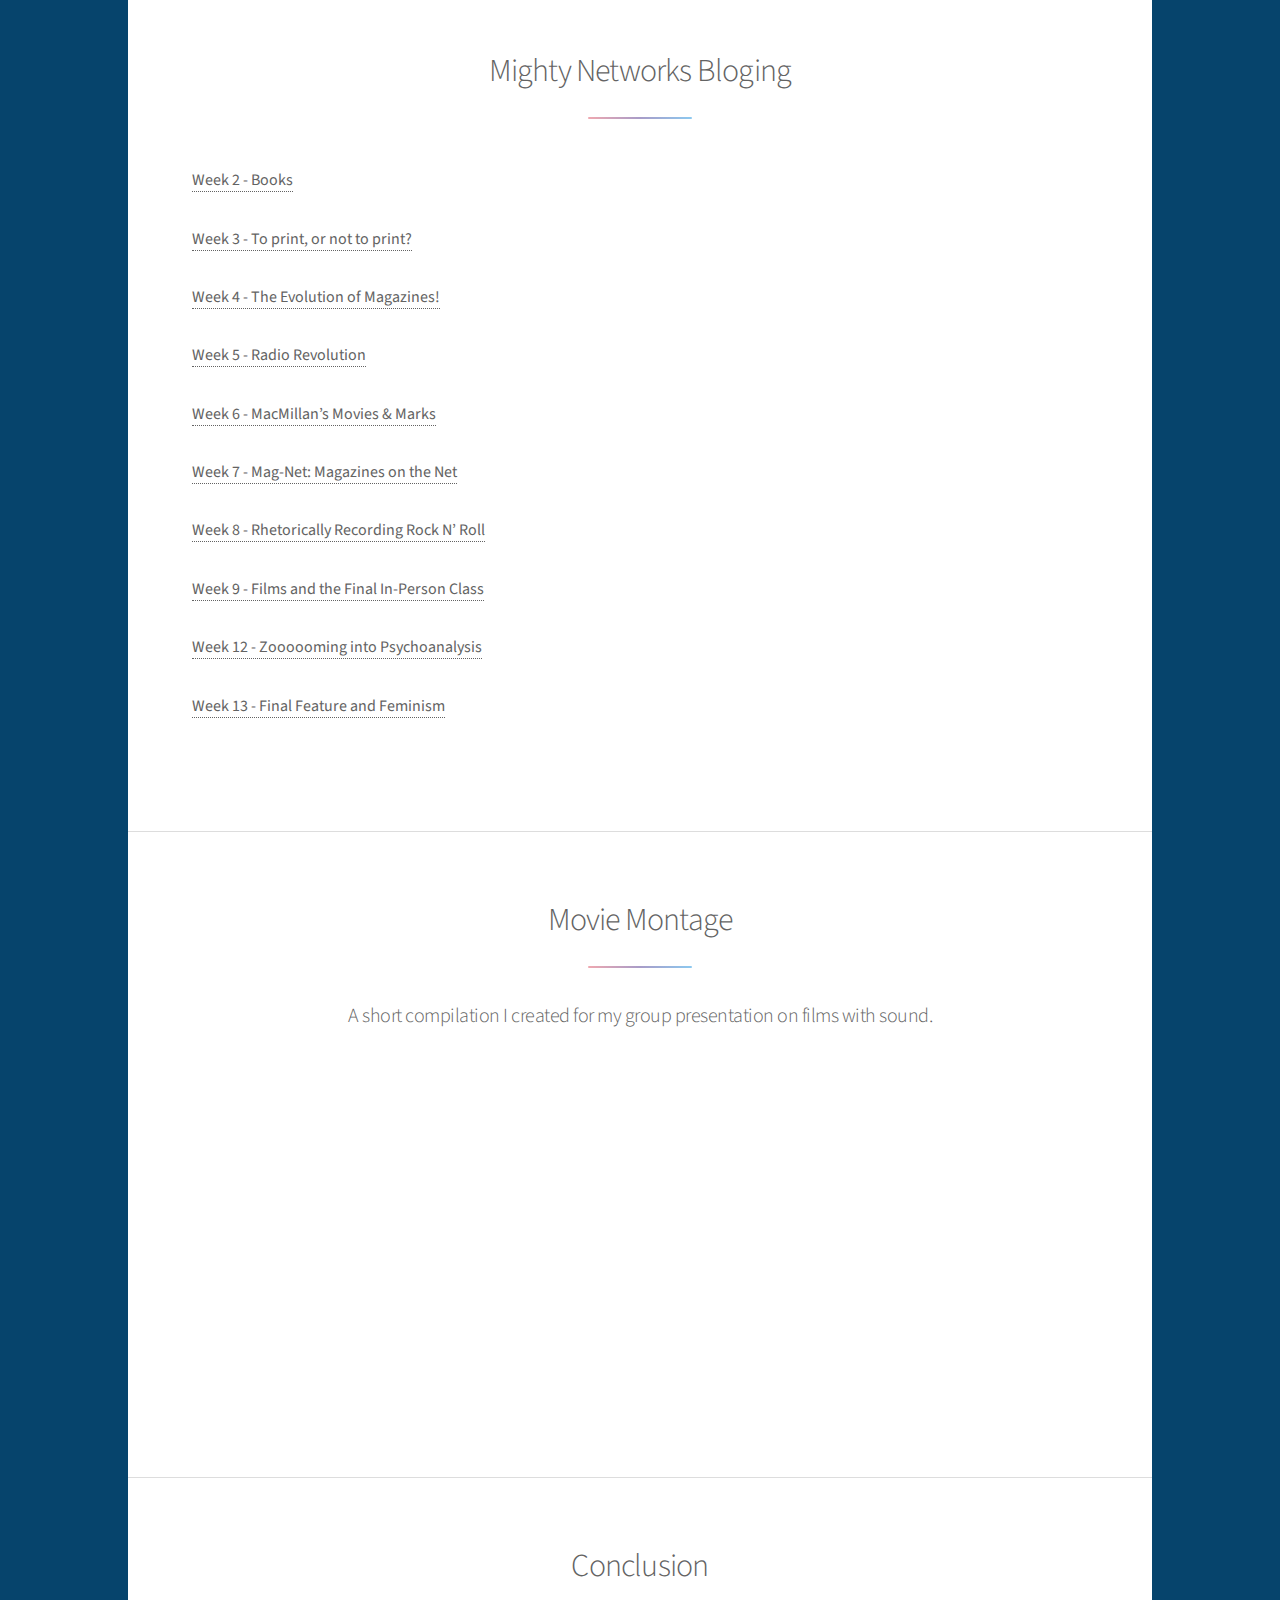
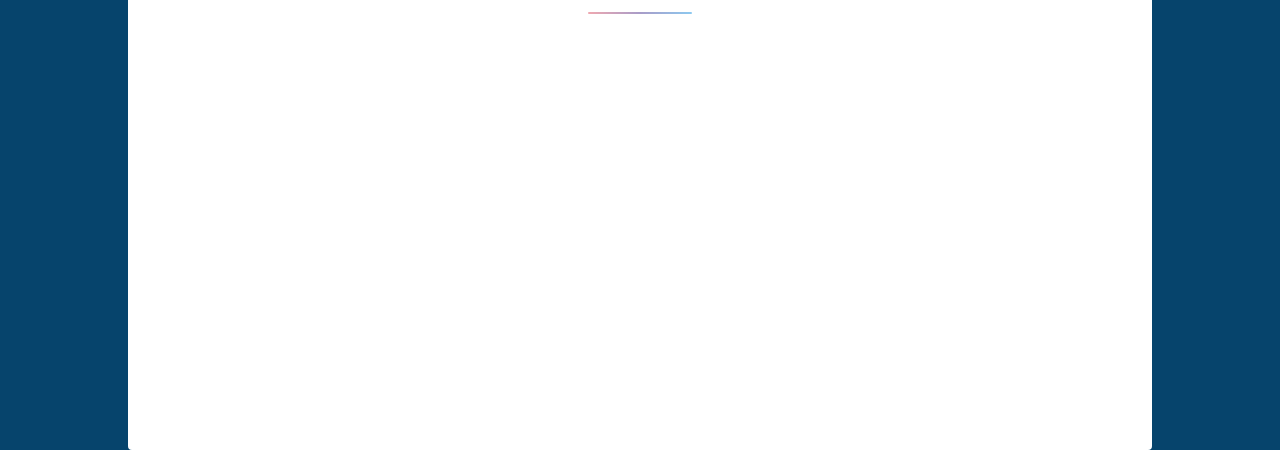
<file: edpt204/index.html>
<!DOCTYPE HTML>
<!--
	Stellar by HTML5 UP
	html5up.net | @ajlkn
	Free for personal and commercial use under the CCA 3.0 license (html5up.net/license)
-->
<html>

<head>
  <link rel="icon" type="image/png" href="favicon-32x32.png" sizes="32x32" />
  <link rel="icon" type="image/png" href="favicon-16x16.png" sizes="16x16" />
  <link rel="stylesheet" href="assets/css/lightbox.css" />
  <link rel="stylesheet" href="assets/css/timeline.css" />
  <title>Matt McCarthey</title>
  <meta charset="utf-8" />
  <meta name="viewport" content="width=device-width, initial-scale=1, user-scalable=no" />
  <link rel="stylesheet" href="assets/css/main.css" />
  <script src="assets/js/main.js"></script>
  <noscript>
    <link rel="stylesheet" href="assets/css/noscript.css" /></noscript>
  <style type="text/css">
    .responsive {
      width: 100%;
      height: 0%;
      padding-bottom: 56.25%;
      position: relative;
    }

    .responsive iframe {
      position: absolute;
      top: 0;
      left: 0;
      width: 70%;
      height: 70%;
    }
  </style>
  <style>
    img {
      max-width: 100%;
      height: auto;
    }
  </style>

</head>

<body class="is-preload">
<body style="background-color: #06446c ;">
  <!-- Wrapper -->
  <div id="wrapper">

    <!-- Header -->
    <header id="header" class="alt">
      <span class="logo"><img src="images/moustachemcc.png" alt="" /></span>
      <h1>EDPT204 Portfolio</h1>
    </header>

    <!-- Nav -->
    <nav id="nav">
      <ul>
        <li><a href="#intro" class="active">About</a></li>
        <li><a href="#portfolio">Blog Posts</a></li>
        <li><a href="#movies">Presentation</a></li>
        <li><a href="#conclusion">Conclusion</a></li>
      </ul>
    </nav>

    <!-- Main -->
    <div id="main">

      <!-- Introduction -->
      <section id="intro" class="main">
        <div class="spotlight">
          <div class="content">
            <header class="major">
              <h2>Hi! I'm Matt</h2>
            </header>
            <p> I am a fourth year undergraduate student, set for Spring 2020 graduation.</p>
            <p>Previously, I obtained a Diploma in Creative Arts from John Abbott College.</p>
            <p>This website serves as a homepage for my EDPT204 - Winter 2020 portfolio</p>
          	<p>Rather than using a closed source / propietary software - I chose to utilize HTML and my professional portfolio as a basis for this website.</p>
          <iframe src="https://spark.adobe.com/video/mEHFBDtU13Prx/embed" width="960" height="540" frameborder="0" allowfullscreen></iframe>
        </div>
      </section>

      <!-- Writing Section -->
      <section id="portfolio" class="main special">
        <header class="major">
          <h2>Mighty Networks Bloging</h2>
        </header>
            <p align="left"> <b> <a href="https://edpt204w20.mn.co/posts/4920438?utm_source=manual" target="_blank"> Week 2 - Books </a> </b>
            <p align="left"> <b> <a href="https://edpt204w20.mn.co/posts/4992020?utm_source=manual" target="_blank"> Week 3 - To print, or not to print? </a> </b>
            <p align="left"> <b> <a href="https://edpt204w20.mn.co/posts/5063697?utm_source=manual" target="_blank"> Week 4 - The Evolution of Magazines! </a> </b>
            <p align="left"> <b> <a href="https://edpt204w20.mn.co/posts/5130683?utm_source=manual" target="_blank"> Week 5 - Radio Revolution </a> </b>
            <p align="left"> <b> <a href="https://edpt204w20.mn.co/posts/5201330?utm_source=manual" target="_blank"> Week 6 - MacMillan’s Movies & Marks </a> </b>
            <p align="left"> <b> <a href="https://edpt204w20.mn.co/posts/5268648?utm_source=manual" target="_blank"> Week 7 - Mag-Net: Magazines on the Net  </a> </b>
            <p align="left"> <b> <a href="https://edpt204w20.mn.co/posts/5401572?utm_source=manual" target="_blank"> Week 8 - Rhetorically Recording Rock N’ Roll </a> </b>
            <p align="left"> <b> <a href="https://edpt204w20.mn.co/posts/5681096?utm_source=manual" target="_blank"> Week 9 - Films and the Final In-Person Class </a> </b>
            <p align="left"> <b> <a href="https://edpt204w20.mn.co/posts/5797399?utm_source=manual" target="_blank"> Week 12 - Zoooooming into Psychoanalysis  </a> </b>
            <p align="left"> <b> <a href="https://edpt204w20.mn.co/posts/5883563?utm_source=manual" target="_blank"> Week 13 - Final Feature and Feminism </a> </b>


        <footer class="major">
          <ul class="actions special">
          </ul>
        </footer>
      </section>

      <!-- Movies Section -->
      <section id="movies" class="main special">
        <header class="major">
          <h2>Movie Montage</h2>
          <p> A short compilation I created for my group presentation on films with sound. </p>
<iframe width="560" height="315" src="https://www.youtube.com/embed/3WLSTUOrik4" frameborder="0" allow="accelerometer; autoplay; encrypted-media; gyroscope; picture-in-picture" allowfullscreen></iframe>
        </footer>
      </section>

  <!-- Conclusion Section -->
  <section id="conclusion" class="main special">
    <header class="major">
      <h2>Conclusion</h2>
    </header>

<iframe width="560" height="315" src="https://www.youtube.com/embed/aY1-yEQ7Srk" frameborder="0" allow="accelerometer; autoplay; encrypted-media; gyroscope; picture-in-picture" allowfullscreen></iframe>

</p>
    </footer>
  </section>

  </div>




  <!-- Scripts -->
  <script src="assets/js/jquery.min.js"></script>
  <script src="assets/js/jquery.scrollex.min.js"></script>
  <script src="assets/js/browser.min.js"></script>
  <script src="assets/js/breakpoints.min.js"></script>
  <script src="assets/js/util.js"></script>
  <script src="assets/js/main.js"></script>
  <script src="https://ajax.googleapis.com/ajax/libs/jquery/3.3.1/jquery.min.js"></script>
  <script>
    $(document).ready(function() {
      // Add smooth scrolling to all links
      $("a").on('click', function(event) {

        // Make sure this.hash has a value before overriding default behavior
        if (this.hash !== "") {
          // Prevent default anchor click behavior
          event.preventDefault();

          // Store hash
          var hash = this.hash;

          // Using jQuery's animate() method to add smooth page scroll
          // The optional number (800) specifies the number of milliseconds it takes to scroll to the specified area
          $('html, body').animate({
            scrollTop: $(hash).offset().top
          }, 800, function() {

            // Add hash (#) to URL when done scrolling (default click behavior)
            window.location.hash = hash;
          });
        } // End if
      });
    });
  </script>
  <script type="text/javascript" src="assets/js/lightbox.js"></script>
</body>

</html>
</file>
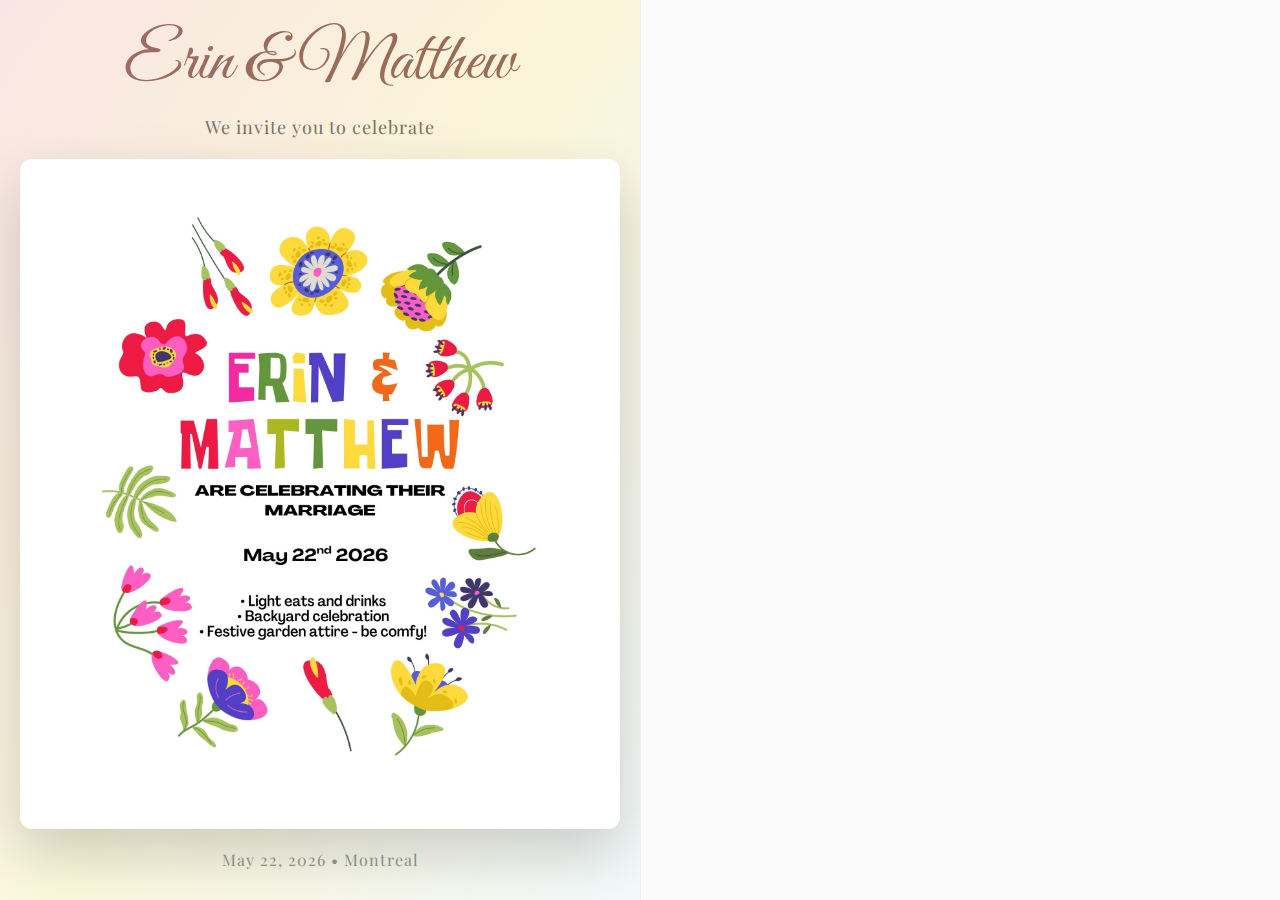
<file: erinmatt/index.html>
<!DOCTYPE html>
<html lang="en">
<head>
<meta charset="UTF-8">
<title>Erin & Matthew</title>

<link href="https://fonts.googleapis.com/css2?family=Playfair+Display:wght@400;600&family=Great+Vibes&display=swap" rel="stylesheet">

<style>
*{margin:0;padding:0;box-sizing:border-box;}

body{
  background:#f6f2ef;
  font-family:'Playfair Display', serif;
  height:100vh;
  overflow:hidden;
}

/* petals */
.petal{
  position:fixed;
  top:-50px;
  border-radius:50%;
  opacity:0.8;
  animation-name:fall;
  animation-timing-function: linear;
  animation-iteration-count: infinite;
  pointer-events:none;
  transform-origin:center;
  box-shadow:0 0 6px rgba(0,0,0,0.1);
}

@keyframes fall{
  to{transform:translateY(110vh) rotate(360deg);}
}

/* layout */
.container{display:flex;height:100vh;width:100vw;}

/* LEFT SIDE */
.left{
  width:50%;
  min-width:300px;
  background:linear-gradient(135deg,#f8ece8,#ffffff);
  display:flex;
  flex-direction:column;
  align-items:center;
  justify-content:center;
  padding:20px;
  position:relative;
  overflow:hidden;
}

.left::before{
  content:"";
  position:absolute;
  top:0; left:0;
  width:100%; height:100%;
  background:linear-gradient(120deg, rgba(255,192,203,0.15), rgba(255,255,0,0.1), rgba(173,216,230,0.15));
  pointer-events:none;
}

.title{font-family:'Great Vibes', cursive;font-size:68px;color:#8c5c5c;margin-bottom:10px;text-align:center;}
.subtitle{font-size:18px;color:#666;margin-bottom:20px;letter-spacing:1px;text-align:center;}

.invite-card{
  border-radius:12px;
  overflow:hidden;
  box-shadow:0 25px 60px rgba(0,0,0,0.18);
  background:white;
  padding:12px;
  transition: transform 0.2s ease;
  transform-style: preserve-3d;
  display:flex;
  justify-content:center;
  align-items:center;
}

.invite-card img{
  width:auto;
  height:90vh;
  max-width:90%;
  object-fit:contain;
  display:block;
  margin:0 auto;
}

.date{margin-top:20px;font-size:16px;color:#8c8c8c;letter-spacing:1px;text-align:center;}
.countdown{margin-top:10px;font-size:15px;color:#a87c7c;text-align:center;}

/* RIGHT SIDE */
.right{width:50%;background:#fbfbfb;border-left:1px solid #eee;}
.right iframe{display:block;width:100%;height:100%;border:none;overflow:hidden;}

/* fade-in animation */
@keyframes fadeIn{from{opacity:0;transform:translateY(20px);}to{opacity:1;transform:translateY(0);}}

@media(max-width:900px){
  body{overflow:auto;}
  .container{flex-direction:column;}
  .left{width:100%;padding:30px 20px;}
  .right{width:100%;height:70vh;}
  .title{font-size:50px;}
}
</style>
</head>
<body>

<!-- floating petals -->
<script>
const colors=["#FFC0CB","#FFD700","#ADFF2F","#87CEFA","#FF69B4","#FFA07A","#DA70D6","#98FB98","#FFB6C1"];
for(let i=0;i<80;i++){ // more petals for richness
  const p=document.createElement("div");
  p.className="petal";
  p.style.left=Math.random()*100+"vw";
  p.style.width=5+Math.random()*15+"px";
  p.style.height=5+Math.random()*15+"px";
  p.style.background=colors[Math.floor(Math.random()*colors.length)];
  p.style.opacity=Math.random()*0.8+0.2;
  p.style.animationDuration=(5+Math.random()*8)+"s";
  p.style.animationDelay=Math.random()*5+"s";
  p.style.transform=`rotate(${Math.random()*360}deg)`;
  document.body.appendChild(p);
}
</script>

<div class="container">
<div class="left">
  <div class="title">Erin & Matthew</div>
  <div class="subtitle">We invite you to celebrate</div>
  <div class="invite-card" id="inviteCard">
    <img src="invite.jpg" alt="Wedding Invitation">
  </div>
  <p class="date">May 22, 2026 • Montreal</p>
  <div class="countdown" id="countdown"></div>
</div>

<div class="right">
  <iframe src="https://erin-and-matthew.anrsvp.com/?embed=true"></iframe>
</div>
</div>

<script>
// countdown
const weddingDate=new Date("May 22, 2026 16:00:00").getTime();
const timer=setInterval(function(){
  const now=new Date().getTime();
  const distance=weddingDate-now;
  const days=Math.floor(distance/(1000*60*60*24));
  document.getElementById("countdown").innerHTML=days+" days until we say 'I do'";
  if(distance<0){clearInterval(timer);document.getElementById("countdown").innerHTML="It's wedding day!";}
},1000);

// 3D tilt
const card=document.getElementById("inviteCard");
card.addEventListener("mousemove",e=>{
  const rect=card.getBoundingClientRect();
  const x=e.clientX-rect.left;
  const y=e.clientY-rect.top;
  const centerX=rect.width/2;
  const centerY=rect.height/2;
  const rotateX=-(y-centerY)/20;
  const rotateY=(x-centerX)/20;
  card.style.transform=`rotateX(${rotateX}deg) rotateY(${rotateY}deg)`;
});
card.addEventListener("mouseleave",()=>{card.style.transform="rotateX(0) rotateY(0)";});
</script>

</body>
</html>
</file>
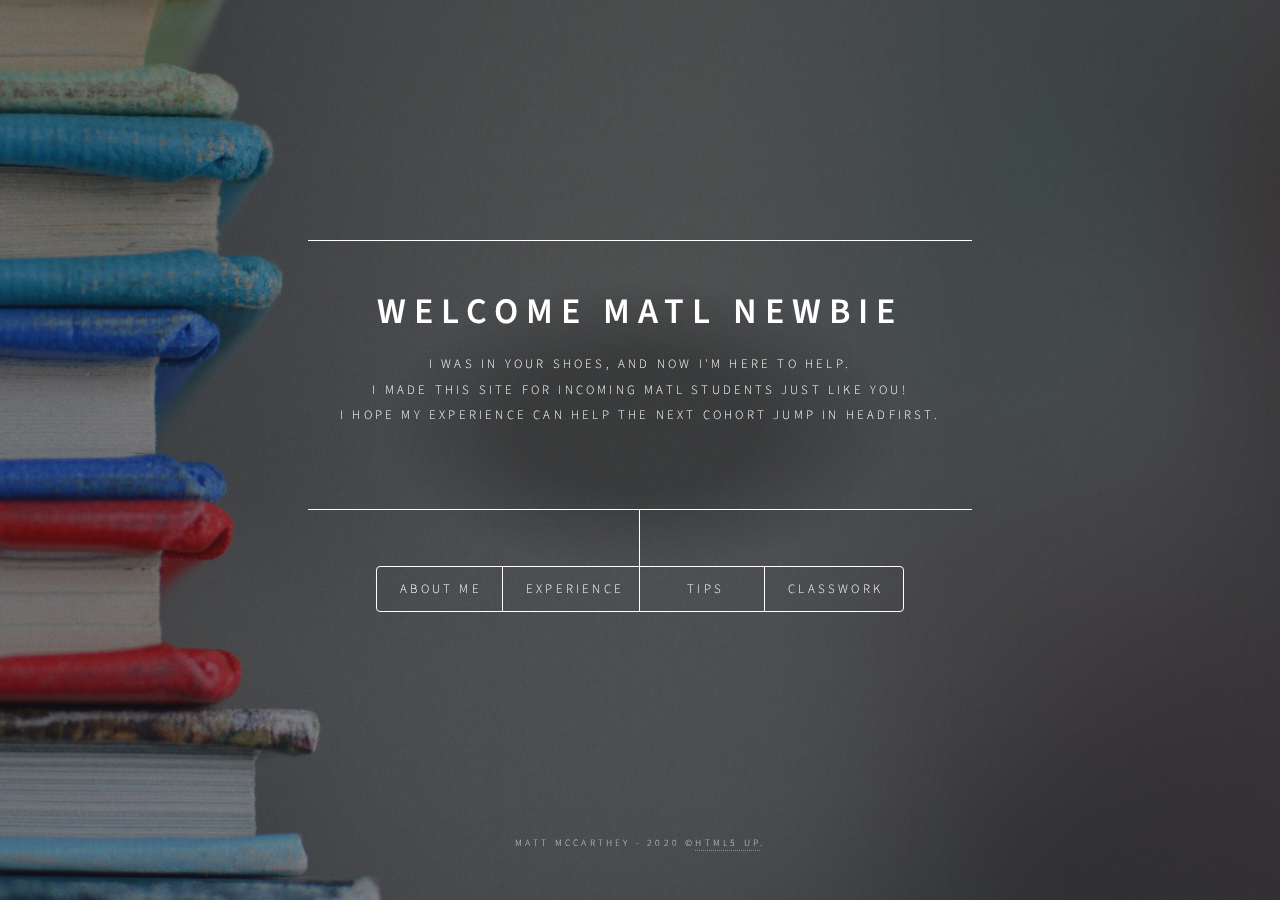
<file: matl/index.html>
<!DOCTYPE HTML>
<!--
	Dimension by HTML5 UP
	html5up.net | @ajlkn
	Free for personal and commercial use under the CCA 3.0 license (html5up.net/license)
-->
<html>
	<head>
		<title>MATL Newbie</title>
		<meta charset="utf-8" />
		<meta name="viewport" content="width=device-width, initial-scale=1, user-scalable=no" />
		<link rel="stylesheet" href="assets/css/main.css" />
		<noscript><link rel="stylesheet" href="assets/css/noscript.css" /></noscript>
	</head>
	<body class="is-preload">

		<!-- Wrapper -->
			<div id="wrapper">

				<!-- Header -->
					<header id="header">
						<div class="content">
							<div class="inner">
								<h1>Welcome MATL Newbie</h1>
								<p> I was in your shoes, and now I'm here to help. <br>
								I made this site for incoming MATL students just like you! <br>
								I hope my experience can help the next cohort jump in headfirst. </p>
								<ul class="actions">
							</div>
						</div>
						<nav>
							<ul>
								<li><a href="#intro">About Me</a></li>
								<li><a href="#work">Experience</a></li>
								<li><a href="#about">Tips</a></li>
								<li><a href="#contact">Classwork</a></li>
								<!--<li><a href="#elements">Elements</a></li>-->
							</ul>
						</nav>
					</header>

				<!-- Main -->
					<div id="main">

						<!-- Intro -->
							<article id="intro">
								<h2 class="major">About Me</h2>
								<span class="image main"><img src="images/pic01.jpg" alt="" /></span>
								<p>My name is Matt - I am from the West Island of Montreal and I finished my English Undergraduate degree at McGill in 2020. My informal teaching experiences coming into the program included shadowing a student in CEGEP and umpiring in my local Baseball association. I had little to no formal teaching experience when I applied to this program.</p>

								<p>I spent my undergraduate years working the McConnell Arena, McGill Facilities, and writing for the McGill Athletics website. I stayed pretty involved on-campus and I&rsquo;m grateful that I get to stay within the community for another year and a half.</p>

								<p>I am a product of the English public school system and I wasn&rsquo;t that great of a student growing up. I almost failed Grade 7 math, and I obtained the dreaded Summer School (Optional) stamp for Grade 8 French class.</p>

								<p>I managed to pull my socks up when it mattered and ended up getting into Social Sciences in CEGEP. I was bored in Social Sciences and transferred to Creative Arts, where I thrived in photography and digital media.</p>

								<p>After CEGEP I applied to both Arts and Education at McGill and had my choice. I decided to take a Major in Cultural Studies and a Minor in Communications, which flowed well with my creative background.</p>

								<p>The switch from taking photographs to writing academic essays was difficult, but a challenge that proved extremely rewarding. After my undergraduate degree, I couldn&rsquo;t shake my desire to teach, so that&rsquo;s how I ended up in the MATL program.</p>

								<p>My passion for teaching derives from my father&rsquo;s involvement in coaching hockey, as I've always been surrounded by strong team values. Just being around sports teams has highlighted that being around young people is inspiring. I want to become a high school teacher because it will not only allow me to be involved in guiding youth, but also will push me to be a more compassionate and informed citizen.<br>
								</p>
							</article>

						<!-- Work -->
							<article id="work">
								<h2 class="major">My Experience</h2>
								<span class="image main"><img src="images/pic02.jpg" alt="" /></span>
								<p>Coming into the MATL program I was a little intimidated - I&rsquo;m not going to lie, I still am, it&rsquo;s daunting being surrounded by such intelligent people. The jump from undergraduate to graduate studies is scary, and I expected it to be extremely intense and difficult.</p>

								<p>I expected everyone in this program to be young extroverts and super competitive, but I was relieved to be greeted by a diverse group of peers that were extremely inclusive and easygoing.</p>

								<p>Going into my first semester - Summer 2020, I was super excited and then COVID-19 hit. The pandemic really affected the ways in which the 2020 cohort were able to bond, communicate, and work together.</p>

								<p>My first class, the one I began this website for - EDPS 600 Introduction to Professional Seminar taught by Dr. Lisa Starr was weird and confusing. It&rsquo;s not that the class was bad, the lectures each week were engaging but as Dr. Starr explained, this class wasn&rsquo;t meant to be online. I think that the group managed pretty well with discussion boards, Zoom breakout rooms, and Facebook groups. I don't think that the online format compliments a seminar class, but we made it work.</p>

								<p>The first mistake I made during this program was mismanaging my time. Being in the height of the COVID pandemic I was stuck in my house with a massive amount of free time. Despite having copious amounts of time, I still managed to leave most of my readings and assignments to the last minute - woops.<br>
								<br> I think that a common misconception with online courses is that they are easier. I think that that is incorrect, although you don&rsquo;t have to commute or physically be there, you still need to schedule. I feel as if too much free time is just as bad as not enough time because we end up leaving everything to the last minute. I ended up getting better with my time at the end of the course, but with nice weather and other things to take care of it&rsquo;s difficult to prioritize schoolwork. <br>
								</p>
							</article>

						<!-- About -->
							<article id="about">
								<h2 class="major">Tips</h2>
								<span class="image main"><img src="images/pic03.jpg" alt="" /></span>
								<p style="text-align: center;"><strong>Tips for Success in Your First MATL Semester</strong></p>
								<p style="text-align: center;"><strong>&nbsp;Draw and Colour</strong></p>
								<p>If you&rsquo;re writing a creative journal, make sure you have a crate of markers - don&rsquo;t be afraid to add some color</p>
								<p style="text-align: center;"><strong>Digital Creativity</strong></p>
								<p>Think about learning new software - such as Photoshop or Premiere. I have the Adobe Suite and it is my favorite tool for creativity. &nbsp;Having more tools at your disposal doesn&rsquo;t only make you a better student but a better teacher.</p>
								<p>There are free alternatives such as GIMP, iMovie, and Windows Movie Maker that can help you digitize your creativity.</p>
								<p style="text-align: center;"><strong>Readings</strong></p>
								<p style="text-align: left;">Pick a designated time of day to do the readings - I am always the most productive when I read a few chapters first thing in the morning&hellip; after my coffee of course.</p>
								<p style="text-align: center;"><strong>Communication&nbsp;</strong></p>
								<p>My cohort has a Facebook group and we even started a Discord server. It&rsquo;s important to know when you are stressed out, your classmates are as well. Having a space to meet virtually, share notes, and discuss class is important. &nbsp;</p>
								<p><a href="https://blog.discord.com/your-place-to-talk-a7ffa19b901b" rel="noopener noreferrer" target="_blank">Discord</a> is a great educational tool - with origins in the gaming community, it has been a huge help for me.</p>
								<p style="text-align: center;"><strong>Don&rsquo;t Be Afraid To Ask Questions&nbsp;</strong></p>
								<p>Don&rsquo;t be afraid of being wrong and don&rsquo;t be afraid to ask for more time. &nbsp;My introduction to MATL was my first summer semester... ever - it was hard to stay on task and focused - make sure you take care of yourself.</p>
								<p><br></p>
							</article>

						<!-- Contact -->
							<article id="contact">
								<h2 class="major">Classwork</h2>
								<span class="image main"><img src="images/pic04.jpg" alt="" /></span>
								<p style="text-align: center;"><strong>EDPS 600 Portfolio</strong></p>
								<p style="text-align: left;"><a href="assignments/McCarthey_Interview.pdf" rel="noopener noreferrer" target="_blank"><strong>Thinking About Learners</strong></a></p>
								<p style="text-align: left;"><a href="assignments/McCarthey_Time.pdf" rel="noopener noreferrer" target="_blank"><strong>Thinking About Time</strong></a></p>
								<p style="text-align: left;"><a href="assignments/McCarthey_Space.pdf" rel="noopener noreferrer" target="_blank"><strong>Thinking About Space</strong></a></p>
								<p style="text-align: right;"><a href="assignments/McCarthey_EDPS600_Journals.pdf" rel="noopener noreferrer" target="_blank"><strong>Scanned Creative Journals</strong></a></p>
								<p style="text-align: left;"><a href="assignments/McCarthey_Pedagogy.pdf" rel="noopener noreferrer" target="_blank"><strong>Thinking About Pedagogy</strong></a></p>
								<p style="text-align: left;"><a href="assignments/McCarthey_Relationships.pdf" rel="noopener noreferrer" target="_blank"><strong>Thinking About Relationships</strong></a></p>
								<p style="text-align: left;"><a href="assignments/McCarthey_Community.pdf" rel="noopener noreferrer" target="_blank"><strong>Thinking About Community</strong></a></p>
								<p style="text-align: right;"><a href="#edufesto"></a><a href="assignments/McCarthey_Inquiry.pdf" rel="noopener noreferrer" target="_blank"><strong>Educational Inquiry</strong></a></p>
								<p style="text-align: right;"><br></p>
								<p style="text-align: center;"><a href="assignments/McCarthey_EduFesto.pdf" rel="noopener noreferrer" target="_blank"><strong>Personal Edu-Festo</strong></a></p>
								<p style="text-align: center;"><iframe width="560" height="340" src="https://www.youtube.com/embed/Y0I3UhPscJA?&wmode=opaque" frameborder="0" allowfullscreen=""></iframe><br></p>
								<p><a href="#edufesto"></a></p>
								<p style="text-align: center;"><br></p>
							</article>


						<!-- Elements -->
							<article id="elements">
								<h2 class="major">Elements</h2>

								<section>
									<h3 class="major">Text</h3>
									<p>This is <b>bold</b> and this is <strong>strong</strong>. This is <i>italic</i> and this is <em>emphasized</em>.
									This is <sup>superscript</sup> text and this is <sub>subscript</sub> text.
									This is <u>underlined</u> and this is code: <code>for (;;) { ... }</code>. Finally, <a href="#">this is a link</a>.</p>
									<hr />
									<h2>Heading Level 2</h2>
									<h3>Heading Level 3</h3>
									<h4>Heading Level 4</h4>
									<h5>Heading Level 5</h5>
									<h6>Heading Level 6</h6>
									<hr />
									<h4>Blockquote</h4>
									<blockquote>Fringilla nisl. Donec accumsan interdum nisi, quis tincidunt felis sagittis eget tempus euismod. Vestibulum ante ipsum primis in faucibus vestibulum. Blandit adipiscing eu felis iaculis volutpat ac adipiscing accumsan faucibus. Vestibulum ante ipsum primis in faucibus lorem ipsum dolor sit amet nullam adipiscing eu felis.</blockquote>
									<h4>Preformatted</h4>
									<pre><code>i = 0;

while (!deck.isInOrder()) {
    print 'Iteration ' + i;
    deck.shuffle();
    i++;
}

print 'It took ' + i + ' iterations to sort the deck.';</code></pre>
								</section>

								<section>
									<h3 class="major">Lists</h3>

									<h4>Unordered</h4>
									<ul>
										<li>Dolor pulvinar etiam.</li>
										<li>Sagittis adipiscing.</li>
										<li>Felis enim feugiat.</li>
									</ul>

									<h4>Alternate</h4>
									<ul class="alt">
										<li>Dolor pulvinar etiam.</li>
										<li>Sagittis adipiscing.</li>
										<li>Felis enim feugiat.</li>
									</ul>

									<h4>Ordered</h4>
									<ol>
										<li>Dolor pulvinar etiam.</li>
										<li>Etiam vel felis viverra.</li>
										<li>Felis enim feugiat.</li>
										<li>Dolor pulvinar etiam.</li>
										<li>Etiam vel felis lorem.</li>
										<li>Felis enim et feugiat.</li>
									</ol>
									<h4>Icons</h4>
									<ul class="icons">
										<li><a href="#" class="icon brands fa-twitter"><span class="label">Twitter</span></a></li>
										<li><a href="#" class="icon brands fa-facebook-f"><span class="label">Facebook</span></a></li>
										<li><a href="#" class="icon brands fa-instagram"><span class="label">Instagram</span></a></li>
										<li><a href="#" class="icon brands fa-github"><span class="label">Github</span></a></li>
									</ul>

									<h4>Actions</h4>
									<ul class="actions">
										<li><a href="#" class="button primary">Default</a></li>
										<li><a href="#" class="button">Default</a></li>
									</ul>
									<ul class="actions stacked">
										<li><a href="#" class="button primary">Default</a></li>
										<li><a href="#" class="button">Default</a></li>
									</ul>
								</section>

								<section>
									<h3 class="major">Table</h3>
									<h4>Default</h4>
									<div class="table-wrapper">
										<table>
											<thead>
												<tr>
													<th>Name</th>
													<th>Description</th>
													<th>Price</th>
												</tr>
											</thead>
											<tbody>
												<tr>
													<td>Item One</td>
													<td>Ante turpis integer aliquet porttitor.</td>
													<td>29.99</td>
												</tr>
												<tr>
													<td>Item Two</td>
													<td>Vis ac commodo adipiscing arcu aliquet.</td>
													<td>19.99</td>
												</tr>
												<tr>
													<td>Item Three</td>
													<td> Morbi faucibus arcu accumsan lorem.</td>
													<td>29.99</td>
												</tr>
												<tr>
													<td>Item Four</td>
													<td>Vitae integer tempus condimentum.</td>
													<td>19.99</td>
												</tr>
												<tr>
													<td>Item Five</td>
													<td>Ante turpis integer aliquet porttitor.</td>
													<td>29.99</td>
												</tr>
											</tbody>
											<tfoot>
												<tr>
													<td colspan="2"></td>
													<td>100.00</td>
												</tr>
											</tfoot>
										</table>
									</div>

									<h4>Alternate</h4>
									<div class="table-wrapper">
										<table class="alt">
											<thead>
												<tr>
													<th>Name</th>
													<th>Description</th>
													<th>Price</th>
												</tr>
											</thead>
											<tbody>
												<tr>
													<td>Item One</td>
													<td>Ante turpis integer aliquet porttitor.</td>
													<td>29.99</td>
												</tr>
												<tr>
													<td>Item Two</td>
													<td>Vis ac commodo adipiscing arcu aliquet.</td>
													<td>19.99</td>
												</tr>
												<tr>
													<td>Item Three</td>
													<td> Morbi faucibus arcu accumsan lorem.</td>
													<td>29.99</td>
												</tr>
												<tr>
													<td>Item Four</td>
													<td>Vitae integer tempus condimentum.</td>
													<td>19.99</td>
												</tr>
												<tr>
													<td>Item Five</td>
													<td>Ante turpis integer aliquet porttitor.</td>
													<td>29.99</td>
												</tr>
											</tbody>
											<tfoot>
												<tr>
													<td colspan="2"></td>
													<td>100.00</td>
												</tr>
											</tfoot>
										</table>
									</div>
								</section>

								<section>
									<h3 class="major">Buttons</h3>
									<ul class="actions">
										<li><a href="#" class="button primary">Primary</a></li>
										<li><a href="#" class="button">Default</a></li>
									</ul>
									<ul class="actions">
										<li><a href="#" class="button">Default</a></li>
										<li><a href="#" class="button small">Small</a></li>
									</ul>
									<ul class="actions">
										<li><a href="#" class="button primary icon solid fa-download">Icon</a></li>
										<li><a href="#" class="button icon solid fa-download">Icon</a></li>
									</ul>
									<ul class="actions">
										<li><span class="button primary disabled">Disabled</span></li>
										<li><span class="button disabled">Disabled</span></li>
									</ul>
								</section>

								<section>
									<h3 class="major">Form</h3>
									<form method="post" action="#">
										<div class="fields">
											<div class="field half">
												<label for="demo-name">Name</label>
												<input type="text" name="demo-name" id="demo-name" value="" placeholder="Jane Doe" />
											</div>
											<div class="field half">
												<label for="demo-email">Email</label>
												<input type="email" name="demo-email" id="demo-email" value="" placeholder="jane@untitled.tld" />
											</div>
											<div class="field">
												<label for="demo-category">Category</label>
												<select name="demo-category" id="demo-category">
													<option value="">-</option>
													<option value="1">Manufacturing</option>
													<option value="1">Shipping</option>
													<option value="1">Administration</option>
													<option value="1">Human Resources</option>
												</select>
											</div>
											<div class="field half">
												<input type="radio" id="demo-priority-low" name="demo-priority" checked>
												<label for="demo-priority-low">Low</label>
											</div>
											<div class="field half">
												<input type="radio" id="demo-priority-high" name="demo-priority">
												<label for="demo-priority-high">High</label>
											</div>
											<div class="field half">
												<input type="checkbox" id="demo-copy" name="demo-copy">
												<label for="demo-copy">Email me a copy</label>
											</div>
											<div class="field half">
												<input type="checkbox" id="demo-human" name="demo-human" checked>
												<label for="demo-human">Not a robot</label>
											</div>
											<div class="field">
												<label for="demo-message">Message</label>
												<textarea name="demo-message" id="demo-message" placeholder="Enter your message" rows="6"></textarea>
											</div>
										</div>
										<ul class="actions">
											<li><input type="submit" value="Send Message" class="primary" /></li>
											<li><input type="reset" value="Reset" /></li>
										</ul>
									</form>
								</section>

							</article>

					</div>

				<!-- Footer -->
					<footer id="footer">
						<p class="copyright">Matt McCarthey - 2020 &copy;<a href="https://html5up.net">HTML5 UP</a>.</p>
					</footer>

			</div>

		<!-- BG -->
			<div id="bg"></div>

		<!-- Scripts -->
			<script src="assets/js/jquery.min.js"></script>
			<script src="assets/js/browser.min.js"></script>
			<script src="assets/js/breakpoints.min.js"></script>
			<script src="assets/js/util.js"></script>
			<script src="assets/js/main.js"></script>

	</body>
</html>
</file>
<file: assets/css/timeline.css>
* {
   -webkit-box-sizing: border-box;
   -moz-box-sizing: border-box;
   box-sizing: border-box;
   outline: none;
}

body {
   margin: 0;
   padding: 30px 0;
   font-family: 'Roboto', sans-serif;
   background: #F1F2F6;
}

h1 {
   text-align: center;
   font-weight: 300;
   color: #777
}

h1 span {
   font-weight: 600;
}

.container {
   width: 80%;
   padding: 50px 0;
   margin: 50px auto;
   position: relative;
   overflow: hidden;
}

.container:before {
   content: '';
   position: absolute;
   top: 0;
   left: 50%;
   margin-left: -1px;
   width: 2px;
   height: 100%;
   background: #CCD1D9;
   z-index: 1
}

.timeline-block {
   width: -webkit-calc(50% + 8px);
   width: -moz-calc(50% + 8px);
   width: calc(50% + 8px);
   display: -webkit-box;
   display: -webkit-flex;
   display: -moz-box;
   display: flex;
   -webkit-box-pack: justify;
   -webkit-justify-content: space-between;
   -moz-box-pack: justify;
   justify-content: space-between;
   clear: both;
}

.timeline-block-right {
   float: right;
}

.timeline-block-left {
   float: left;
   direction: rtl
}

.marker {
   width: 16px;
   height: 16px;
   border-radius: 50%;
   border: 2px solid #F5F7FA;
   background: #4FC1E9;
   margin-top: 10px;
   z-index: 9999
}

.timeline-content {
   width: 95%;
   padding: 0 15px;
   color: #666
}

.timeline-content h3 {
   margin-top: 5px;
   margin-bottom: 5px;
   font-size: 25px;
   font-weight: 500
}

.timeline-content span {
   font-size: 15px;
   color: #a4a4a4;
}

.timeline-content p {
   font-size: 14px;
   line-height: 1.5em;
   word-spacing: 1px;
   color: #888;
}


@media screen and (max-width: 768px) {
   .container:before {
      left: 8px;
      width: 2px;
   }
   .timeline-block {
      width: 100%;
      margin-bottom: 30px;
   }
   .timeline-block-right {
      float: none;
   }

   .timeline-block-left {
      float: none;
      direction: ltr;
   }
}
</file>
<file: assets/css/noscript.css>
/*
	Stellar by HTML5 UP
	html5up.net | @ajlkn
	Free for personal and commercial use under the CCA 3.0 license (html5up.net/license)
*/

/* Header */

	body.is-preload #header.alt > * {
		opacity: 1;
	}

	body.is-preload #header.alt .logo {
		-moz-transform: none;
		-webkit-transform: none;
		-ms-transform: none;
		transform: none;
	}
</file>
<file: edec612/assets/css/timeline.css>
* {
   -webkit-box-sizing: border-box;
   -moz-box-sizing: border-box;
   box-sizing: border-box;
   outline: none;
}

body {
   margin: 0;
   padding: 30px 0;
   font-family: 'Roboto', sans-serif;
   background: #F1F2F6;
}

h1 {
   text-align: center;
   font-weight: 300;
   color: #777
}

h1 span {
   font-weight: 600;
}

.container {
   width: 80%;
   padding: 50px 0;
   margin: 50px auto;
   position: relative;
   overflow: hidden;
}

.container:before {
   content: '';
   position: absolute;
   top: 0;
   left: 50%;
   margin-left: -1px;
   width: 2px;
   height: 100%;
   background: #CCD1D9;
   z-index: 1
}

.timeline-block {
   width: -webkit-calc(50% + 8px);
   width: -moz-calc(50% + 8px);
   width: calc(50% + 8px);
   display: -webkit-box;
   display: -webkit-flex;
   display: -moz-box;
   display: flex;
   -webkit-box-pack: justify;
   -webkit-justify-content: space-between;
   -moz-box-pack: justify;
   justify-content: space-between;
   clear: both;
}

.timeline-block-right {
   float: right;
}

.timeline-block-left {
   float: left;
   direction: rtl
}

.marker {
   width: 16px;
   height: 16px;
   border-radius: 50%;
   border: 2px solid #F5F7FA;
   background: #4FC1E9;
   margin-top: 10px;
   z-index: 9999
}

.timeline-content {
   width: 95%;
   padding: 0 15px;
   color: #666
}

.timeline-content h3 {
   margin-top: 5px;
   margin-bottom: 5px;
   font-size: 25px;
   font-weight: 500
}

.timeline-content span {
   font-size: 15px;
   color: #a4a4a4;
}

.timeline-content p {
   font-size: 14px;
   line-height: 1.5em;
   word-spacing: 1px;
   color: #888;
}


@media screen and (max-width: 768px) {
   .container:before {
      left: 8px;
      width: 2px;
   }
   .timeline-block {
      width: 100%;
      margin-bottom: 30px;
   }
   .timeline-block-right {
      float: none;
   }

   .timeline-block-left {
      float: none;
      direction: ltr;
   }
}
</file>
<file: edec612/assets/css/noscript.css>
/*
	Stellar by HTML5 UP
	html5up.net | @ajlkn
	Free for personal and commercial use under the CCA 3.0 license (html5up.net/license)
*/

/* Header */

	body.is-preload #header.alt > * {
		opacity: 1;
	}

	body.is-preload #header.alt .logo {
		-moz-transform: none;
		-webkit-transform: none;
		-ms-transform: none;
		transform: none;
	}
</file>
<file: edps610/assets/css/timeline.css>
* {
   -webkit-box-sizing: border-box;
   -moz-box-sizing: border-box;
   box-sizing: border-box;
   outline: none;
}

body {
   margin: 0;
   padding: 30px 0;
   font-family: 'Roboto', sans-serif;
   background: #F1F2F6;
}

h1 {
   text-align: center;
   font-weight: 300;
   color: #777
}

h1 span {
   font-weight: 600;
}

.container {
   width: 80%;
   padding: 50px 0;
   margin: 50px auto;
   position: relative;
   overflow: hidden;
}

.container:before {
   content: '';
   position: absolute;
   top: 0;
   left: 50%;
   margin-left: -1px;
   width: 2px;
   height: 100%;
   background: #CCD1D9;
   z-index: 1
}

.timeline-block {
   width: -webkit-calc(50% + 8px);
   width: -moz-calc(50% + 8px);
   width: calc(50% + 8px);
   display: -webkit-box;
   display: -webkit-flex;
   display: -moz-box;
   display: flex;
   -webkit-box-pack: justify;
   -webkit-justify-content: space-between;
   -moz-box-pack: justify;
   justify-content: space-between;
   clear: both;
}

.timeline-block-right {
   float: right;
}

.timeline-block-left {
   float: left;
   direction: rtl
}

.marker {
   width: 16px;
   height: 16px;
   border-radius: 50%;
   border: 2px solid #F5F7FA;
   background: #4FC1E9;
   margin-top: 10px;
   z-index: 9999
}

.timeline-content {
   width: 95%;
   padding: 0 15px;
   color: #666
}

.timeline-content h3 {
   margin-top: 5px;
   margin-bottom: 5px;
   font-size: 25px;
   font-weight: 500
}

.timeline-content span {
   font-size: 15px;
   color: #a4a4a4;
}

.timeline-content p {
   font-size: 14px;
   line-height: 1.5em;
   word-spacing: 1px;
   color: #888;
}


@media screen and (max-width: 768px) {
   .container:before {
      left: 8px;
      width: 2px;
   }
   .timeline-block {
      width: 100%;
      margin-bottom: 30px;
   }
   .timeline-block-right {
      float: none;
   }

   .timeline-block-left {
      float: none;
      direction: ltr;
   }
}
</file>
<file: edps610/assets/css/noscript.css>
/*
	Stellar by HTML5 UP
	html5up.net | @ajlkn
	Free for personal and commercial use under the CCA 3.0 license (html5up.net/license)
*/

/* Header */

	body.is-preload #header.alt > * {
		opacity: 1;
	}

	body.is-preload #header.alt .logo {
		-moz-transform: none;
		-webkit-transform: none;
		-ms-transform: none;
		transform: none;
	}
</file>
<file: edpt204/assets/css/timeline.css>
* {
   -webkit-box-sizing: border-box;
   -moz-box-sizing: border-box;
   box-sizing: border-box;
   outline: none;
}

body {
   margin: 0;
   padding: 30px 0;
   font-family: 'Roboto', sans-serif;
   background: #F1F2F6;
}

h1 {
   text-align: center;
   font-weight: 300;
   color: #777
}

h1 span {
   font-weight: 600;
}

.container {
   width: 80%;
   padding: 50px 0;
   margin: 50px auto;
   position: relative;
   overflow: hidden;
}

.container:before {
   content: '';
   position: absolute;
   top: 0;
   left: 50%;
   margin-left: -1px;
   width: 2px;
   height: 100%;
   background: #CCD1D9;
   z-index: 1
}

.timeline-block {
   width: -webkit-calc(50% + 8px);
   width: -moz-calc(50% + 8px);
   width: calc(50% + 8px);
   display: -webkit-box;
   display: -webkit-flex;
   display: -moz-box;
   display: flex;
   -webkit-box-pack: justify;
   -webkit-justify-content: space-between;
   -moz-box-pack: justify;
   justify-content: space-between;
   clear: both;
}

.timeline-block-right {
   float: right;
}

.timeline-block-left {
   float: left;
   direction: rtl
}

.marker {
   width: 16px;
   height: 16px;
   border-radius: 50%;
   border: 2px solid #F5F7FA;
   background: #4FC1E9;
   margin-top: 10px;
   z-index: 9999
}

.timeline-content {
   width: 95%;
   padding: 0 15px;
   color: #666
}

.timeline-content h3 {
   margin-top: 5px;
   margin-bottom: 5px;
   font-size: 25px;
   font-weight: 500
}

.timeline-content span {
   font-size: 15px;
   color: #a4a4a4;
}

.timeline-content p {
   font-size: 14px;
   line-height: 1.5em;
   word-spacing: 1px;
   color: #888;
}


@media screen and (max-width: 768px) {
   .container:before {
      left: 8px;
      width: 2px;
   }
   .timeline-block {
      width: 100%;
      margin-bottom: 30px;
   }
   .timeline-block-right {
      float: none;
   }

   .timeline-block-left {
      float: none;
      direction: ltr;
   }
}
</file>
<file: edpt204/assets/css/noscript.css>
/*
	Stellar by HTML5 UP
	html5up.net | @ajlkn
	Free for personal and commercial use under the CCA 3.0 license (html5up.net/license)
*/

/* Header */

	body.is-preload #header.alt > * {
		opacity: 1;
	}

	body.is-preload #header.alt .logo {
		-moz-transform: none;
		-webkit-transform: none;
		-ms-transform: none;
		transform: none;
	}
</file>
<file: matl/assets/css/noscript.css>
/*
	Dimension by HTML5 UP
	html5up.net | @ajlkn
	Free for personal and commercial use under the CCA 3.0 license (html5up.net/license)
*/

/* BG */

	body.is-preload #bg:before {
		background-color: transparent;
	}

/* Header */

	body.is-preload #header {
		-moz-filter: none;
		-webkit-filter: none;
		-ms-filter: none;
		filter: none;
	}

		body.is-preload #header > * {
			opacity: 1;
		}

		body.is-preload #header .content .inner {
			max-height: none;
			padding: 3rem 2rem;
			opacity: 1;
		}

/* Main */

	#main article {
		opacity: 1;
		margin: 4rem 0 0 0;
	}
</file>
<file: assets/css/main.css>
@import url(fontawesome-all.min.css);
@import 'https://fonts.googleapis.com/css?family=Source+Sans+Pro:300,400';

/*
	Stellar by HTML5 UP
	html5up.net | @ajlkn
	Free for personal and commercial use under the CCA 3.0 license (html5up.net/license)
*/

html, body, div, span, applet, object,
iframe, h1, h2, h3, h4, h5, h6, p, blockquote,
pre, a, abbr, acronym, address, big, cite,
code, del, dfn, em, img, ins, kbd, q, s, samp,
small, strike, strong, sub, sup, tt, var, b,
u, i, center, dl, dt, dd, ol, ul, li, fieldset,
form, label, legend, table, caption, tbody,
tfoot, thead, tr, th, td, article, aside,
canvas, details, embed, figure, figcaption,
footer, header, hgroup, menu, nav, output, ruby,
section, summary, time, mark, audio, video {
	margin: 0;
	padding: 0;
	border: 0;
	font-size: 100%;
	font: inherit;
	vertical-align: baseline;}

article, aside, details, figcaption, figure,
footer, header, hgroup, menu, nav, section {
	display: block;}

body {
	line-height: 1;
}

ol, ul {
	list-style: none;
}

blockquote, q {
	quotes: none;
}

	blockquote:before, blockquote:after, q:before, q:after {
		content: '';
		content: none;
	}

table {
	border-collapse: collapse;
	border-spacing: 0;
}

body {
	-webkit-text-size-adjust: none;
}

mark {
	background-color: transparent;
	color: inherit;
}

input::-moz-focus-inner {
	border: 0;
	padding: 0;
}

input, select, textarea {
	-moz-appearance: none;
	-webkit-appearance: none;
	-ms-appearance: none;
	appearance: none;
}

/* Basic */

	@-ms-viewport {
		width: device-width;
	}

	body {
		-ms-overflow-style: scrollbar;
	}

	@media screen and (max-width: 480px) {

		html, body {
			min-width: 320px;
		}

	}

	html {
		box-sizing: border-box;
	}

	*, *:before, *:after {
		box-sizing: inherit;
	}

	body {
		background-color: ##66666C;
	}

		body.is-preload *, body.is-preload *:before, body.is-preload *:after {
			-moz-animation: none !important;
			-webkit-animation: none !important;
			-ms-animation: none !important;
			animation: none !important;
			-moz-transition: none !important;
			-webkit-transition: none !important;
			-ms-transition: none !important;
			transition: none !important;
		}

/* Type */

	body {
		background-color: #66666C;
		color: rgba(255, 255, 255, 0.65);
	}

	body, input, select, textarea {
		font-family: "Source Sans Pro", Helvetica, sans-serif;
		font-size: 17pt;
		font-weight: 300;
		line-height: 1.65;
	}

		@media screen and (max-width: 1680px) {

			body, input, select, textarea {
				font-size: 14pt;
			}

		}

		@media screen and (max-width: 1280px) {

			body, input, select, textarea {
				font-size: 12pt;
			}

		}

		@media screen and (max-width: 360px) {

			body, input, select, textarea {
				font-size: 11pt;
			}

		}

	a {
		-moz-transition: color 0.2s ease, border-bottom 0.2s ease;
		-webkit-transition: color 0.2s ease, border-bottom 0.2s ease;
		-ms-transition: color 0.2s ease, border-bottom 0.2s ease;
		transition: color 0.2s ease, border-bottom 0.2s ease;
		text-decoration: none;
		border-bottom: dotted 1px;
		color: inherit;
	}

		a:hover {
			border-bottom-color: transparent;
		}

	strong, b {
		font-weight: 400;
	}

	em, i {
		font-style: italic;
	}

	p {
		margin: 0 0 2em 0;
	}

		p.content {
			-moz-columns: 20em 2;
			-webkit-columns: 20em 2;
			-ms-columns: 20em 2;
			columns: 20em 2;
			-moz-column-gap: 2em;
			-webkit-column-gap: 2em;
			-ms-column-gap: 2em;
			column-gap: 2em;
			text-align: justify;
		}

	h1, h2, h3, h4, h5, h6 {
		font-weight: 300;
		line-height: 1.5;
		margin: 0 0 0.7em 0;
		letter-spacing: -0.025em;
	}

		h1 a, h2 a, h3 a, h4 a, h5 a, h6 a {
			color: inherit;
			text-decoration: none;
		}

	h1 {
		font-size: 2.5em;
		line-height: 1.2;
	}

	h2 {
		font-size: 1.5em;
	}

	h3 {
		font-size: 1.25em;
	}

	h4 {
		font-size: 1.1em;
	}

	h5 {
		font-size: 0.9em;
	}

	h6 {
		font-size: 0.7em;
	}

	@media screen and (max-width: 736px) {

		h1 {
			font-size: 2em;
		}

	}

	sub {
		font-size: 0.8em;
		position: relative;
		top: 0.5em;
	}

	sup {
		font-size: 0.8em;
		position: relative;
		top: -0.5em;
	}

	blockquote {
		border-left: solid 4px;
		font-style: italic;
		margin: 0 0 2em 0;
		padding: 0.5em 0 0.5em 2em;
	}

	code {
		border-radius: 8px;
		border: solid 1px;
		font-family: "Courier New", monospace;
		font-size: 0.9em;
		margin: 0 0.25em;
		padding: 0.25em 0.65em;
	}

	pre {
		-webkit-overflow-scrolling: touch;
		font-family: "Courier New", monospace;
		font-size: 0.9em;
		margin: 0 0 2em 0;
	}

		pre code {
			display: block;
			line-height: 1.75;
			padding: 1em 1.5em;
			overflow-x: auto;
		}

	hr {
		border: 0;
		border-bottom: solid 1px;
		margin: 2em 0;
	}

		hr.major {
			margin: 3em 0;
		}

	.align-left {
		text-align: left;
	}

	.align-center {
		text-align: center;
	}

	.align-right {
		text-align: right;
	}

	input, select, textarea {
		color: #ffffff;
	}

	a:hover {
		color: #ffffff;
	}

	strong, b {
		color: #ffffff;
	}

	h1, h2, h3, h4, h5, h6 {
		color: #ffffff;
	}

	blockquote {
		border-left-color: rgba(255, 255, 255, 0.35);
	}

	code {
		background: rgba(255, 255, 255, 0.075);
		border-color: rgba(255, 255, 255, 0.35);
	}

	hr {
		border-bottom-color: rgba(255, 255, 255, 0.35);
	}

/* Row */

	.row {
		display: flex;
		flex-wrap: wrap;
		box-sizing: border-box;
		align-items: stretch;
	}

		.row > * {
			box-sizing: border-box;
		}

		.row.gtr-uniform > * > :last-child {
			margin-bottom: 0;
		}

		.row.aln-left {
			justify-content: flex-start;
		}

		.row.aln-center {
			justify-content: center;
		}

		.row.aln-right {
			justify-content: flex-end;
		}

		.row.aln-top {
			align-items: flex-start;
		}

		.row.aln-middle {
			align-items: center;
		}

		.row.aln-bottom {
			align-items: flex-end;
		}

		.row > .imp {
			order: -1;
		}

		.row > .col-1 {
			width: 8.33333%;
		}

		.row > .off-1 {
			margin-left: 8.33333%;
		}

		.row > .col-2 {
			width: 16.66667%;
		}

		.row > .off-2 {
			margin-left: 16.66667%;
		}

		.row > .col-3 {
			width: 25%;
		}

		.row > .off-3 {
			margin-left: 25%;
		}

		.row > .col-4 {
			width: 33.33333%;
		}

		.row > .off-4 {
			margin-left: 33.33333%;
		}

		.row > .col-5 {
			width: 41.66667%;
		}

		.row > .off-5 {
			margin-left: 41.66667%;
		}

		.row > .col-6 {
			width: 50%;
		}

		.row > .off-6 {
			margin-left: 50%;
		}

		.row > .col-7 {
			width: 58.33333%;
		}

		.row > .off-7 {
			margin-left: 58.33333%;
		}

		.row > .col-8 {
			width: 66.66667%;
		}

		.row > .off-8 {
			margin-left: 66.66667%;
		}

		.row > .col-9 {
			width: 75%;
		}

		.row > .off-9 {
			margin-left: 75%;
		}

		.row > .col-10 {
			width: 83.33333%;
		}

		.row > .off-10 {
			margin-left: 83.33333%;
		}

		.row > .col-11 {
			width: 91.66667%;
		}

		.row > .off-11 {
			margin-left: 91.66667%;
		}

		.row > .col-12 {
			width: 100%;
		}

		.row > .off-12 {
			margin-left: 100%;
		}

		.row.gtr-0 {
			margin-top: 0;
			margin-left: 0em;
		}

			.row.gtr-0 > * {
				padding: 0 0 0 0em;
			}

			.row.gtr-0.gtr-uniform {
				margin-top: 0em;
			}

				.row.gtr-0.gtr-uniform > * {
					padding-top: 0em;
				}

		.row.gtr-25 {
			margin-top: 0;
			margin-left: -0.375em;
		}

			.row.gtr-25 > * {
				padding: 0 0 0 0.375em;
			}

			.row.gtr-25.gtr-uniform {
				margin-top: -0.375em;
			}

				.row.gtr-25.gtr-uniform > * {
					padding-top: 0.375em;
				}

		.row.gtr-50 {
			margin-top: 0;
			margin-left: -0.75em;
		}

			.row.gtr-50 > * {
				padding: 0 0 0 0.75em;
			}

			.row.gtr-50.gtr-uniform {
				margin-top: -0.75em;
			}

				.row.gtr-50.gtr-uniform > * {
					padding-top: 0.75em;
				}

		.row {
			margin-top: 0;
			margin-left: -1.5em;
		}

			.row > * {
				padding: 0 0 0 1.5em;
			}

			.row.gtr-uniform {
				margin-top: -1.5em;
			}

				.row.gtr-uniform > * {
					padding-top: 1.5em;
				}

		.row.gtr-150 {
			margin-top: 0;
			margin-left: -2.25em;
		}

			.row.gtr-150 > * {
				padding: 0 0 0 2.25em;
			}

			.row.gtr-150.gtr-uniform {
				margin-top: -2.25em;
			}

				.row.gtr-150.gtr-uniform > * {
					padding-top: 2.25em;
				}

		.row.gtr-200 {
			margin-top: 0;
			margin-left: -3em;
		}

			.row.gtr-200 > * {
				padding: 0 0 0 3em;
			}

			.row.gtr-200.gtr-uniform {
				margin-top: -3em;
			}

				.row.gtr-200.gtr-uniform > * {
					padding-top: 3em;
				}

		@media screen and (max-width: 1680px) {

			.row {
				display: flex;
				flex-wrap: wrap;
				box-sizing: border-box;
				align-items: stretch;
			}

				.row > * {
					box-sizing: border-box;
				}

				.row.gtr-uniform > * > :last-child {
					margin-bottom: 0;
				}

				.row.aln-left {
					justify-content: flex-start;
				}

				.row.aln-center {
					justify-content: center;
				}

				.row.aln-right {
					justify-content: flex-end;
				}

				.row.aln-top {
					align-items: flex-start;
				}

				.row.aln-middle {
					align-items: center;
				}

				.row.aln-bottom {
					align-items: flex-end;
				}

				.row > .imp-xlarge {
					order: -1;
				}

				.row > .col-1-xlarge {
					width: 8.33333%;
				}

				.row > .off-1-xlarge {
					margin-left: 8.33333%;
				}

				.row > .col-2-xlarge {
					width: 16.66667%;
				}

				.row > .off-2-xlarge {
					margin-left: 16.66667%;
				}

				.row > .col-3-xlarge {
					width: 25%;
				}

				.row > .off-3-xlarge {
					margin-left: 25%;
				}

				.row > .col-4-xlarge {
					width: 33.33333%;
				}

				.row > .off-4-xlarge {
					margin-left: 33.33333%;
				}

				.row > .col-5-xlarge {
					width: 41.66667%;
				}

				.row > .off-5-xlarge {
					margin-left: 41.66667%;
				}

				.row > .col-6-xlarge {
					width: 50%;
				}

				.row > .off-6-xlarge {
					margin-left: 50%;
				}

				.row > .col-7-xlarge {
					width: 58.33333%;
				}

				.row > .off-7-xlarge {
					margin-left: 58.33333%;
				}

				.row > .col-8-xlarge {
					width: 66.66667%;
				}

				.row > .off-8-xlarge {
					margin-left: 66.66667%;
				}

				.row > .col-9-xlarge {
					width: 75%;
				}

				.row > .off-9-xlarge {
					margin-left: 75%;
				}

				.row > .col-10-xlarge {
					width: 83.33333%;
				}

				.row > .off-10-xlarge {
					margin-left: 83.33333%;
				}

				.row > .col-11-xlarge {
					width: 91.66667%;
				}

				.row > .off-11-xlarge {
					margin-left: 91.66667%;
				}

				.row > .col-12-xlarge {
					width: 100%;
				}

				.row > .off-12-xlarge {
					margin-left: 100%;
				}

				.row.gtr-0 {
					margin-top: 0;
					margin-left: 0em;
				}

					.row.gtr-0 > * {
						padding: 0 0 0 0em;
					}

					.row.gtr-0.gtr-uniform {
						margin-top: 0em;
					}

						.row.gtr-0.gtr-uniform > * {
							padding-top: 0em;
						}

				.row.gtr-25 {
					margin-top: 0;
					margin-left: -0.375em;
				}

					.row.gtr-25 > * {
						padding: 0 0 0 0.375em;
					}

					.row.gtr-25.gtr-uniform {
						margin-top: -0.375em;
					}

						.row.gtr-25.gtr-uniform > * {
							padding-top: 0.375em;
						}

				.row.gtr-50 {
					margin-top: 0;
					margin-left: -0.75em;
				}

					.row.gtr-50 > * {
						padding: 0 0 0 0.75em;
					}

					.row.gtr-50.gtr-uniform {
						margin-top: -0.75em;
					}

						.row.gtr-50.gtr-uniform > * {
							padding-top: 0.75em;
						}

				.row {
					margin-top: 0;
					margin-left: -1.5em;
				}

					.row > * {
						padding: 0 0 0 1.5em;
					}

					.row.gtr-uniform {
						margin-top: -1.5em;
					}

						.row.gtr-uniform > * {
							padding-top: 1.5em;
						}

				.row.gtr-150 {
					margin-top: 0;
					margin-left: -2.25em;
				}

					.row.gtr-150 > * {
						padding: 0 0 0 2.25em;
					}

					.row.gtr-150.gtr-uniform {
						margin-top: -2.25em;
					}

						.row.gtr-150.gtr-uniform > * {
							padding-top: 2.25em;
						}

				.row.gtr-200 {
					margin-top: 0;
					margin-left: -3em;
				}

					.row.gtr-200 > * {
						padding: 0 0 0 3em;
					}

					.row.gtr-200.gtr-uniform {
						margin-top: -3em;
					}

						.row.gtr-200.gtr-uniform > * {
							padding-top: 3em;
						}

		}

		@media screen and (max-width: 1280px) {

			.row {
				display: flex;
				flex-wrap: wrap;
				box-sizing: border-box;
				align-items: stretch;
			}

				.row > * {
					box-sizing: border-box;
				}

				.row.gtr-uniform > * > :last-child {
					margin-bottom: 0;
				}

				.row.aln-left {
					justify-content: flex-start;
				}

				.row.aln-center {
					justify-content: center;
				}

				.row.aln-right {
					justify-content: flex-end;
				}

				.row.aln-top {
					align-items: flex-start;
				}

				.row.aln-middle {
					align-items: center;
				}

				.row.aln-bottom {
					align-items: flex-end;
				}

				.row > .imp-large {
					order: -1;
				}

				.row > .col-1-large {
					width: 8.33333%;
				}

				.row > .off-1-large {
					margin-left: 8.33333%;
				}

				.row > .col-2-large {
					width: 16.66667%;
				}

				.row > .off-2-large {
					margin-left: 16.66667%;
				}

				.row > .col-3-large {
					width: 25%;
				}

				.row > .off-3-large {
					margin-left: 25%;
				}

				.row > .col-4-large {
					width: 33.33333%;
				}

				.row > .off-4-large {
					margin-left: 33.33333%;
				}

				.row > .col-5-large {
					width: 41.66667%;
				}

				.row > .off-5-large {
					margin-left: 41.66667%;
				}

				.row > .col-6-large {
					width: 50%;
				}

				.row > .off-6-large {
					margin-left: 50%;
				}

				.row > .col-7-large {
					width: 58.33333%;
				}

				.row > .off-7-large {
					margin-left: 58.33333%;
				}

				.row > .col-8-large {
					width: 66.66667%;
				}

				.row > .off-8-large {
					margin-left: 66.66667%;
				}

				.row > .col-9-large {
					width: 75%;
				}

				.row > .off-9-large {
					margin-left: 75%;
				}

				.row > .col-10-large {
					width: 83.33333%;
				}

				.row > .off-10-large {
					margin-left: 83.33333%;
				}

				.row > .col-11-large {
					width: 91.66667%;
				}

				.row > .off-11-large {
					margin-left: 91.66667%;
				}

				.row > .col-12-large {
					width: 100%;
				}

				.row > .off-12-large {
					margin-left: 100%;
				}

				.row.gtr-0 {
					margin-top: 0;
					margin-left: 0em;
				}

					.row.gtr-0 > * {
						padding: 0 0 0 0em;
					}

					.row.gtr-0.gtr-uniform {
						margin-top: 0em;
					}

						.row.gtr-0.gtr-uniform > * {
							padding-top: 0em;
						}

				.row.gtr-25 {
					margin-top: 0;
					margin-left: -0.375em;
				}

					.row.gtr-25 > * {
						padding: 0 0 0 0.375em;
					}

					.row.gtr-25.gtr-uniform {
						margin-top: -0.375em;
					}

						.row.gtr-25.gtr-uniform > * {
							padding-top: 0.375em;
						}

				.row.gtr-50 {
					margin-top: 0;
					margin-left: -0.75em;
				}

					.row.gtr-50 > * {
						padding: 0 0 0 0.75em;
					}

					.row.gtr-50.gtr-uniform {
						margin-top: -0.75em;
					}

						.row.gtr-50.gtr-uniform > * {
							padding-top: 0.75em;
						}

				.row {
					margin-top: 0;
					margin-left: -1.5em;
				}

					.row > * {
						padding: 0 0 0 1.5em;
					}

					.row.gtr-uniform {
						margin-top: -1.5em;
					}

						.row.gtr-uniform > * {
							padding-top: 1.5em;
						}

				.row.gtr-150 {
					margin-top: 0;
					margin-left: -2.25em;
				}

					.row.gtr-150 > * {
						padding: 0 0 0 2.25em;
					}

					.row.gtr-150.gtr-uniform {
						margin-top: -2.25em;
					}

						.row.gtr-150.gtr-uniform > * {
							padding-top: 2.25em;
						}

				.row.gtr-200 {
					margin-top: 0;
					margin-left: -3em;
				}

					.row.gtr-200 > * {
						padding: 0 0 0 3em;
					}

					.row.gtr-200.gtr-uniform {
						margin-top: -3em;
					}

						.row.gtr-200.gtr-uniform > * {
							padding-top: 3em;
						}

		}

		@media screen and (max-width: 980px) {

			.row {
				display: flex;
				flex-wrap: wrap;
				box-sizing: border-box;
				align-items: stretch;
			}

				.row > * {
					box-sizing: border-box;
				}

				.row.gtr-uniform > * > :last-child {
					margin-bottom: 0;
				}

				.row.aln-left {
					justify-content: flex-start;
				}

				.row.aln-center {
					justify-content: center;
				}

				.row.aln-right {
					justify-content: flex-end;
				}

				.row.aln-top {
					align-items: flex-start;
				}

				.row.aln-middle {
					align-items: center;
				}

				.row.aln-bottom {
					align-items: flex-end;
				}

				.row > .imp-medium {
					order: -1;
				}

				.row > .col-1-medium {
					width: 8.33333%;
				}

				.row > .off-1-medium {
					margin-left: 8.33333%;
				}

				.row > .col-2-medium {
					width: 16.66667%;
				}

				.row > .off-2-medium {
					margin-left: 16.66667%;
				}

				.row > .col-3-medium {
					width: 25%;
				}

				.row > .off-3-medium {
					margin-left: 25%;
				}

				.row > .col-4-medium {
					width: 33.33333%;
				}

				.row > .off-4-medium {
					margin-left: 33.33333%;
				}

				.row > .col-5-medium {
					width: 41.66667%;
				}

				.row > .off-5-medium {
					margin-left: 41.66667%;
				}

				.row > .col-6-medium {
					width: 50%;
				}

				.row > .off-6-medium {
					margin-left: 50%;
				}

				.row > .col-7-medium {
					width: 58.33333%;
				}

				.row > .off-7-medium {
					margin-left: 58.33333%;
				}

				.row > .col-8-medium {
					width: 66.66667%;
				}

				.row > .off-8-medium {
					margin-left: 66.66667%;
				}

				.row > .col-9-medium {
					width: 75%;
				}

				.row > .off-9-medium {
					margin-left: 75%;
				}

				.row > .col-10-medium {
					width: 83.33333%;
				}

				.row > .off-10-medium {
					margin-left: 83.33333%;
				}

				.row > .col-11-medium {
					width: 91.66667%;
				}

				.row > .off-11-medium {
					margin-left: 91.66667%;
				}

				.row > .col-12-medium {
					width: 100%;
				}

				.row > .off-12-medium {
					margin-left: 100%;
				}

				.row.gtr-0 {
					margin-top: 0;
					margin-left: 0em;
				}

					.row.gtr-0 > * {
						padding: 0 0 0 0em;
					}

					.row.gtr-0.gtr-uniform {
						margin-top: 0em;
					}

						.row.gtr-0.gtr-uniform > * {
							padding-top: 0em;
						}

				.row.gtr-25 {
					margin-top: 0;
					margin-left: -0.375em;
				}

					.row.gtr-25 > * {
						padding: 0 0 0 0.375em;
					}

					.row.gtr-25.gtr-uniform {
						margin-top: -0.375em;
					}

						.row.gtr-25.gtr-uniform > * {
							padding-top: 0.375em;
						}

				.row.gtr-50 {
					margin-top: 0;
					margin-left: -0.75em;
				}

					.row.gtr-50 > * {
						padding: 0 0 0 0.75em;
					}

					.row.gtr-50.gtr-uniform {
						margin-top: -0.75em;
					}

						.row.gtr-50.gtr-uniform > * {
							padding-top: 0.75em;
						}

				.row {
					margin-top: 0;
					margin-left: -1.5em;
				}

					.row > * {
						padding: 0 0 0 1.5em;
					}

					.row.gtr-uniform {
						margin-top: -1.5em;
					}

						.row.gtr-uniform > * {
							padding-top: 1.5em;
						}

				.row.gtr-150 {
					margin-top: 0;
					margin-left: -2.25em;
				}

					.row.gtr-150 > * {
						padding: 0 0 0 2.25em;
					}

					.row.gtr-150.gtr-uniform {
						margin-top: -2.25em;
					}

						.row.gtr-150.gtr-uniform > * {
							padding-top: 2.25em;
						}

				.row.gtr-200 {
					margin-top: 0;
					margin-left: -3em;
				}

					.row.gtr-200 > * {
						padding: 0 0 0 3em;
					}

					.row.gtr-200.gtr-uniform {
						margin-top: -3em;
					}

						.row.gtr-200.gtr-uniform > * {
							padding-top: 3em;
						}

		}

		@media screen and (max-width: 736px) {

			.row {
				display: flex;
				flex-wrap: wrap;
				box-sizing: border-box;
				align-items: stretch;
			}

				.row > * {
					box-sizing: border-box;
				}

				.row.gtr-uniform > * > :last-child {
					margin-bottom: 0;
				}

				.row.aln-left {
					justify-content: flex-start;
				}

				.row.aln-center {
					justify-content: center;
				}

				.row.aln-right {
					justify-content: flex-end;
				}

				.row.aln-top {
					align-items: flex-start;
				}

				.row.aln-middle {
					align-items: center;
				}

				.row.aln-bottom {
					align-items: flex-end;
				}

				.row > .imp-small {
					order: -1;
				}

				.row > .col-1-small {
					width: 8.33333%;
				}

				.row > .off-1-small {
					margin-left: 8.33333%;
				}

				.row > .col-2-small {
					width: 16.66667%;
				}

				.row > .off-2-small {
					margin-left: 16.66667%;
				}

				.row > .col-3-small {
					width: 25%;
				}

				.row > .off-3-small {
					margin-left: 25%;
				}

				.row > .col-4-small {
					width: 33.33333%;
				}

				.row > .off-4-small {
					margin-left: 33.33333%;
				}

				.row > .col-5-small {
					width: 41.66667%;
				}

				.row > .off-5-small {
					margin-left: 41.66667%;
				}

				.row > .col-6-small {
					width: 50%;
				}

				.row > .off-6-small {
					margin-left: 50%;
				}

				.row > .col-7-small {
					width: 58.33333%;
				}

				.row > .off-7-small {
					margin-left: 58.33333%;
				}

				.row > .col-8-small {
					width: 66.66667%;
				}

				.row > .off-8-small {
					margin-left: 66.66667%;
				}

				.row > .col-9-small {
					width: 75%;
				}

				.row > .off-9-small {
					margin-left: 75%;
				}

				.row > .col-10-small {
					width: 83.33333%;
				}

				.row > .off-10-small {
					margin-left: 83.33333%;
				}

				.row > .col-11-small {
					width: 91.66667%;
				}

				.row > .off-11-small {
					margin-left: 91.66667%;
				}

				.row > .col-12-small {
					width: 100%;
				}

				.row > .off-12-small {
					margin-left: 100%;
				}

				.row.gtr-0 {
					margin-top: 0;
					margin-left: 0em;
				}

					.row.gtr-0 > * {
						padding: 0 0 0 0em;
					}

					.row.gtr-0.gtr-uniform {
						margin-top: 0em;
					}

						.row.gtr-0.gtr-uniform > * {
							padding-top: 0em;
						}

				.row.gtr-25 {
					margin-top: 0;
					margin-left: -0.25em;
				}

					.row.gtr-25 > * {
						padding: 0 0 0 0.25em;
					}

					.row.gtr-25.gtr-uniform {
						margin-top: -0.25em;
					}

						.row.gtr-25.gtr-uniform > * {
							padding-top: 0.25em;
						}

				.row.gtr-50 {
					margin-top: 0;
					margin-left: -0.5em;
				}

					.row.gtr-50 > * {
						padding: 0 0 0 0.5em;
					}

					.row.gtr-50.gtr-uniform {
						margin-top: -0.5em;
					}

						.row.gtr-50.gtr-uniform > * {
							padding-top: 0.5em;
						}

				.row {
					margin-top: 0;
					margin-left: -1em;
				}

					.row > * {
						padding: 0 0 0 1em;
					}

					.row.gtr-uniform {
						margin-top: -1em;
					}

						.row.gtr-uniform > * {
							padding-top: 1em;
						}

				.row.gtr-150 {
					margin-top: 0;
					margin-left: -1.5em;
				}

					.row.gtr-150 > * {
						padding: 0 0 0 1.5em;
					}

					.row.gtr-150.gtr-uniform {
						margin-top: -1.5em;
					}

						.row.gtr-150.gtr-uniform > * {
							padding-top: 1.5em;
						}

				.row.gtr-200 {
					margin-top: 0;
					margin-left: -2em;
				}

					.row.gtr-200 > * {
						padding: 0 0 0 2em;
					}

					.row.gtr-200.gtr-uniform {
						margin-top: -2em;
					}

						.row.gtr-200.gtr-uniform > * {
							padding-top: 2em;
						}

		}

		@media screen and (max-width: 480px) {

			.row {
				display: flex;
				flex-wrap: wrap;
				box-sizing: border-box;
				align-items: stretch;
			}

				.row > * {
					box-sizing: border-box;
				}

				.row.gtr-uniform > * > :last-child {
					margin-bottom: 0;
				}

				.row.aln-left {
					justify-content: flex-start;
				}

				.row.aln-center {
					justify-content: center;
				}

				.row.aln-right {
					justify-content: flex-end;
				}

				.row.aln-top {
					align-items: flex-start;
				}

				.row.aln-middle {
					align-items: center;
				}

				.row.aln-bottom {
					align-items: flex-end;
				}

				.row > .imp-xsmall {
					order: -1;
				}

				.row > .col-1-xsmall {
					width: 8.33333%;
				}

				.row > .off-1-xsmall {
					margin-left: 8.33333%;
				}

				.row > .col-2-xsmall {
					width: 16.66667%;
				}

				.row > .off-2-xsmall {
					margin-left: 16.66667%;
				}

				.row > .col-3-xsmall {
					width: 25%;
				}

				.row > .off-3-xsmall {
					margin-left: 25%;
				}

				.row > .col-4-xsmall {
					width: 33.33333%;
				}

				.row > .off-4-xsmall {
					margin-left: 33.33333%;
				}

				.row > .col-5-xsmall {
					width: 41.66667%;
				}

				.row > .off-5-xsmall {
					margin-left: 41.66667%;
				}

				.row > .col-6-xsmall {
					width: 50%;
				}

				.row > .off-6-xsmall {
					margin-left: 50%;
				}

				.row > .col-7-xsmall {
					width: 58.33333%;
				}

				.row > .off-7-xsmall {
					margin-left: 58.33333%;
				}

				.row > .col-8-xsmall {
					width: 66.66667%;
				}

				.row > .off-8-xsmall {
					margin-left: 66.66667%;
				}

				.row > .col-9-xsmall {
					width: 75%;
				}

				.row > .off-9-xsmall {
					margin-left: 75%;
				}

				.row > .col-10-xsmall {
					width: 83.33333%;
				}

				.row > .off-10-xsmall {
					margin-left: 83.33333%;
				}

				.row > .col-11-xsmall {
					width: 91.66667%;
				}

				.row > .off-11-xsmall {
					margin-left: 91.66667%;
				}

				.row > .col-12-xsmall {
					width: 100%;
				}

				.row > .off-12-xsmall {
					margin-left: 100%;
				}

				.row.gtr-0 {
					margin-top: 0;
					margin-left: 0em;
				}

					.row.gtr-0 > * {
						padding: 0 0 0 0em;
					}

					.row.gtr-0.gtr-uniform {
						margin-top: 0em;
					}

						.row.gtr-0.gtr-uniform > * {
							padding-top: 0em;
						}

				.row.gtr-25 {
					margin-top: 0;
					margin-left: -0.3125em;
				}

					.row.gtr-25 > * {
						padding: 0 0 0 0.3125em;
					}

					.row.gtr-25.gtr-uniform {
						margin-top: -0.3125em;
					}

						.row.gtr-25.gtr-uniform > * {
							padding-top: 0.3125em;
						}

				.row.gtr-50 {
					margin-top: 0;
					margin-left: -0.625em;
				}

					.row.gtr-50 > * {
						padding: 0 0 0 0.625em;
					}

					.row.gtr-50.gtr-uniform {
						margin-top: -0.625em;
					}

						.row.gtr-50.gtr-uniform > * {
							padding-top: 0.625em;
						}

				.row {
					margin-top: 0;
					margin-left: -1.25em;
				}

					.row > * {
						padding: 0 0 0 1.25em;
					}

					.row.gtr-uniform {
						margin-top: -1.25em;
					}

						.row.gtr-uniform > * {
							padding-top: 1.25em;
						}

				.row.gtr-150 {
					margin-top: 0;
					margin-left: -1.875em;
				}

					.row.gtr-150 > * {
						padding: 0 0 0 1.875em;
					}

					.row.gtr-150.gtr-uniform {
						margin-top: -1.875em;
					}

						.row.gtr-150.gtr-uniform > * {
							padding-top: 1.875em;
						}

				.row.gtr-200 {
					margin-top: 0;
					margin-left: -2.5em;
				}

					.row.gtr-200 > * {
						padding: 0 0 0 2.5em;
					}

					.row.gtr-200.gtr-uniform {
						margin-top: -2.5em;
					}

						.row.gtr-200.gtr-uniform > * {
							padding-top: 2.5em;
						}

		}

/* Box */

	.box {
		border-radius: 8px;
		border: solid;
		margin-bottom: 2em;
		padding: 1.5em;
	}

		.box > :last-child,
		.box > :last-child > :last-child,
		.box > :last-child > :last-child > :last-child {
			margin-bottom: 0;
		}

		.box.alt {
			border: 0;
			border-radius: 0;
			padding: 0;
		}

	.box {
		border-color: rgba(255, 255, 255, 0.35);
	}

/* Button */

	input[type="submit"],
	input[type="reset"],
	input[type="button"],
	button,
	.button {
		-moz-appearance: none;
		-webkit-appearance: none;
		-ms-appearance: none;
		appearance: none;
		-moz-transition: background-color 0.2s ease-in-out, color 0.2s ease-in-out;
		-webkit-transition: background-color 0.2s ease-in-out, color 0.2s ease-in-out;
		-ms-transition: background-color 0.2s ease-in-out, color 0.2s ease-in-out;
		transition: background-color 0.2s ease-in-out, color 0.2s ease-in-out;
		border-radius: 8px;
		border: 0;
		cursor: pointer;
		display: inline-block;
		font-weight: 300;
		height: 2.75em;
		line-height: 2.75em;
		min-width: 9.25em;
		padding: 0 1.5em;
		text-align: center;
		text-decoration: none;
		white-space: nowrap;
	}

		input[type="submit"].icon,
		input[type="reset"].icon,
		input[type="button"].icon,
		button.icon,
		.button.icon {
			padding-left: 1.35em;
		}

			input[type="submit"].icon:before,
			input[type="reset"].icon:before,
			input[type="button"].icon:before,
			button.icon:before,
			.button.icon:before {
				margin-right: 0.5em;
			}

		input[type="submit"].fit,
		input[type="reset"].fit,
		input[type="button"].fit,
		button.fit,
		.button.fit {
			width: 100%;
		}

		input[type="submit"].small,
		input[type="reset"].small,
		input[type="button"].small,
		button.small,
		.button.small {
			font-size: 0.8em;
		}

		input[type="submit"].large,
		input[type="reset"].large,
		input[type="button"].large,
		button.large,
		.button.large {
			font-size: 1.35em;
		}

		input[type="submit"].disabled, input[type="submit"]:disabled,
		input[type="reset"].disabled,
		input[type="reset"]:disabled,
		input[type="button"].disabled,
		input[type="button"]:disabled,
		button.disabled,
		button:disabled,
		.button.disabled,
		.button:disabled {
			pointer-events: none;
			opacity: 0.25;
		}

		@media screen and (max-width: 736px) {

			input[type="submit"],
			input[type="reset"],
			input[type="button"],
			button,
			.button {
				min-width: 0;
			}

		}

	input[type="submit"],
	input[type="reset"],
	input[type="button"],
	button,
	.button {
		background-color: transparent;
		box-shadow: inset 0 0 0 1px rgba(255, 255, 255, 0.35);
		color: #ffffff !important;
	}

		input[type="submit"]:hover,
		input[type="reset"]:hover,
		input[type="button"]:hover,
		button:hover,
		.button:hover {
			background-color: rgba(255, 255, 255, 0.075);
		}

		input[type="submit"]:active,
		input[type="reset"]:active,
		input[type="button"]:active,
		button:active,
		.button:active {
			background-color: rgba(255, 255, 255, 0.2);
		}

		input[type="submit"].icon:before,
		input[type="reset"].icon:before,
		input[type="button"].icon:before,
		button.icon:before,
		.button.icon:before {
			color: rgba(255, 255, 255, 0.5);
		}

		input[type="submit"].primary,
		input[type="reset"].primary,
		input[type="button"].primary,
		button.primary,
		.button.primary {
			background-color: #8cc9f0;
			color: #ffffff !important;
			box-shadow: none;
		}

			input[type="submit"].primary:hover,
			input[type="reset"].primary:hover,
			input[type="button"].primary:hover,
			button.primary:hover,
			.button.primary:hover {
				background-color: #9acff2;
			}

			input[type="submit"].primary:active,
			input[type="reset"].primary:active,
			input[type="button"].primary:active,
			button.primary:active,
			.button.primary:active {
				background-color: #7ec3ee;
			}

			input[type="submit"].primary.icon:before,
			input[type="reset"].primary.icon:before,
			input[type="button"].primary.icon:before,
			button.primary.icon:before,
			.button.primary.icon:before {
				color: #ffffff !important;
			}

/* Form */

	form {
		margin: 0 0 2em 0;
	}

	label {
		display: block;
		font-size: 0.9em;
		font-weight: 400;
		margin: 0 0 1em 0;
	}

	input[type="text"],
	input[type="password"],
	input[type="email"],
	select,
	textarea {
		-moz-appearance: none;
		-webkit-appearance: none;
		-ms-appearance: none;
		appearance: none;
		border-radius: 8px;
		border: solid 1px;
		color: inherit;
		display: block;
		outline: 0;
		padding: 0 1em;
		text-decoration: none;
		width: 100%;
	}

		input[type="text"]:invalid,
		input[type="password"]:invalid,
		input[type="email"]:invalid,
		select:invalid,
		textarea:invalid {
			box-shadow: none;
		}

	select {
		background-size: 1.25rem;
		background-repeat: no-repeat;
		background-position: calc(100% - 1rem) center;
		height: 2.75em;
		padding-right: 2.75em;
		text-overflow: ellipsis;
	}

		select:focus::-ms-value {
			background-color: transparent;
		}

		select::-ms-expand {
			display: none;
		}

	input[type="text"],
	input[type="password"],
	input[type="email"],
	select {
		height: 2.75em;
	}

	textarea {
		padding: 0.75em 1em;
	}

	input[type="checkbox"],
	input[type="radio"] {
		-moz-appearance: none;
		-webkit-appearance: none;
		-ms-appearance: none;
		appearance: none;
		display: block;
		float: left;
		margin-right: -2em;
		opacity: 0;
		width: 1em;
		z-index: -1;
	}

		input[type="checkbox"] + label,
		input[type="radio"] + label {
			text-decoration: none;
			cursor: pointer;
			display: inline-block;
			font-size: 1em;
			font-weight: 300;
			padding-left: 2.4em;
			padding-right: 0.75em;
			position: relative;
		}

			input[type="checkbox"] + label:before,
			input[type="radio"] + label:before {
				-moz-osx-font-smoothing: grayscale;
				-webkit-font-smoothing: antialiased;
				display: inline-block;
				font-style: normal;
				font-variant: normal;
				text-rendering: auto;
				line-height: 1;
				text-transform: none !important;
				font-family: 'Font Awesome 5 Free';
				font-weight: 900;
			}

			input[type="checkbox"] + label:before,
			input[type="radio"] + label:before {
				border-radius: 8px;
				border: solid 1px;
				content: '';
				display: inline-block;
				font-size: 0.8em;
				height: 2.0625em;
				left: 0;
				line-height: 2.0625em;
				position: absolute;
				text-align: center;
				top: 0;
				width: 2.0625em;
			}

		input[type="checkbox"]:checked + label:before,
		input[type="radio"]:checked + label:before {
			content: '\f00c';
		}

	input[type="checkbox"] + label:before {
		border-radius: 8px;
	}

	input[type="radio"] + label:before {
		border-radius: 100%;
	}

	::-webkit-input-placeholder {
		opacity: 1.0;
	}

	:-moz-placeholder {
		opacity: 1.0;
	}

	::-moz-placeholder {
		opacity: 1.0;
	}

	:-ms-input-placeholder {
		opacity: 1.0;
	}

	label {
		color: #ffffff;
	}

	input[type="text"],
	input[type="password"],
	input[type="email"],
	select,
	textarea {
		background-color: rgba(255, 255, 255, 0.075);
		border-color: rgba(255, 255, 255, 0.35);
	}

		input[type="text"]:focus,
		input[type="password"]:focus,
		input[type="email"]:focus,
		select:focus,
		textarea:focus {
			border-color: #8cc9f0;
			box-shadow: 0 0 0 1px #8cc9f0;
		}

	select {
		background-image: url("data:image/svg+xml;charset=utf8,%3Csvg xmlns='http://www.w3.org/2000/svg' width='40' height='40' preserveAspectRatio='none' viewBox='0 0 40 40'%3E%3Cpath d='M9.4,12.3l10.4,10.4l10.4-10.4c0.2-0.2,0.5-0.4,0.9-0.4c0.3,0,0.6,0.1,0.9,0.4l3.3,3.3c0.2,0.2,0.4,0.5,0.4,0.9 c0,0.4-0.1,0.6-0.4,0.9L20.7,31.9c-0.2,0.2-0.5,0.4-0.9,0.4c-0.3,0-0.6-0.1-0.9-0.4L4.3,17.3c-0.2-0.2-0.4-0.5-0.4-0.9 c0-0.4,0.1-0.6,0.4-0.9l3.3-3.3c0.2-0.2,0.5-0.4,0.9-0.4S9.1,12.1,9.4,12.3z' fill='rgba(255, 255, 255, 0.35)' /%3E%3C/svg%3E");
	}

		select option {
			color: #ffffff;
			background: #935d8c;
		}

	input[type="checkbox"] + label,
	input[type="radio"] + label {
		color: rgba(255, 255, 255, 0.65);
	}

		input[type="checkbox"] + label:before,
		input[type="radio"] + label:before {
			background: rgba(255, 255, 255, 0.075);
			border-color: rgba(255, 255, 255, 0.35);
		}

	input[type="checkbox"]:checked + label:before,
	input[type="radio"]:checked + label:before {
		background-color: #ffffff;
		border-color: #ffffff;
		color: #935d8c;
	}

	input[type="checkbox"]:focus + label:before,
	input[type="radio"]:focus + label:before {
		border-color: #8cc9f0;
		box-shadow: 0 0 0 1px #8cc9f0;
	}

	::-webkit-input-placeholder {
		color: rgba(255, 255, 255, 0.5) !important;
	}

	:-moz-placeholder {
		color: rgba(255, 255, 255, 0.5) !important;
	}

	::-moz-placeholder {
		color: rgba(255, 255, 255, 0.5) !important;
	}

	:-ms-input-placeholder {
		color: rgba(255, 255, 255, 0.5) !important;
	}

	.formerize-placeholder {
		color: rgba(255, 255, 255, 0.5) !important;
	}

/* Icon */

	.icon {
		text-decoration: none;
		-moz-transition: background-color 0.2s ease-in-out, color 0.2s ease-in-out;
		-webkit-transition: background-color 0.2s ease-in-out, color 0.2s ease-in-out;
		-ms-transition: background-color 0.2s ease-in-out, color 0.2s ease-in-out;
		transition: background-color 0.2s ease-in-out, color 0.2s ease-in-out;
		border-bottom: none;
		position: relative;
	}

		.icon:before {
			-moz-osx-font-smoothing: grayscale;
			-webkit-font-smoothing: antialiased;
			display: inline-block;
			font-style: normal;
			font-variant: normal;
			text-rendering: auto;
			line-height: 1;
			text-transform: none !important;
			font-family: 'Font Awesome 5 Free';
			font-weight: 400;
		}

		.icon > .label {
			display: none;
		}

		.icon:before {
			line-height: solid;
		}

		.icon.solid:before {
			font-weight: 900;
		}

		.icon.brands:before {
			font-family: 'Font Awesome 5 Brands';
		}

		.icon.major {
			border: solid 1px;
			display: inline-block;
			border-radius: 100%;
			padding: 0.65em;
			margin: 0 0 2em 0;
			cursor: default;
		}

			.icon.major:before {
				display: inline-block;
				font-size: 6.25rem;
				width: 2.25em;
				height: 2.25em;
				line-height: 2.2em;
				border-radius: 100%;
				border: solid 1px;
				text-align: center;
			}

		.icon.alt {
			display: inline-block;
			border: solid 1px;
			border-radius: 100%;
		}

			.icon.alt:before {
				display: block;
				font-size: 1.25em;
				width: 2em;
				height: 2em;
				text-align: center;
				line-height: 2em;
			}

		.icon.style1 {
			color: #efa8b0;
		}

		.icon.style2 {
			color: #c79cc8;
		}

		.icon.style3 {
			color: #a89cc8;
		}

		.icon.style4 {
			color: #9bb2e1;
		}

		.icon.style5 {
			color: #8cc9f0;
		}

		@media screen and (max-width: 1680px) {

			.icon.major:before {
				font-size: 5.5rem;
			}

		}

		@media screen and (max-width: 1280px) {

			.icon.major:before {
				font-size: 4.75rem;
			}

		}

		@media screen and (max-width: 736px) {

			.icon.major {
				margin: 0 0 1.5em 0;
				padding: 0.35em;
			}

				.icon.major:before {
					font-size: 3.5rem;
				}

		}

	.icon.major {
		border-color: rgba(255, 255, 255, 0.35);
	}

		.icon.major:before {
			border-color: rgba(255, 255, 255, 0.35);
		}

	.icon.alt {
		border-color: rgba(255, 255, 255, 0.35);
		color: #ffffff;
	}

		.icon.alt:hover {
			background-color: rgba(255, 255, 255, 0.075);
		}

		.icon.alt:active {
			background-color: rgba(255, 255, 255, 0.2);
		}

/* Image */

	.image {
		border-radius: 8px;
		border: 0;
		display: inline-block;
		position: relative;
	}

		.image img {
			border-radius: 8px;
			display: block;
		}

		.image.left, .image.right {
			max-width: 40%;
		}

			.image.left img, .image.right img {
				width: 100%;
			}

		.image.left {
			float: left;
			margin: 0 1.5em 1em 0;
			top: 0.25em;
		}

		.image.right {
			float: right;
			margin: 0 0 1em 1.5em;
			top: 0.25em;
		}

		.image.fit {
			display: block;
			margin: 0 0 2em 0;
			width: 100%;
		}

			.image.fit img {
				width: 100%;
			}

		.image.main {
			display: block;
			margin: 0 0 3em 0;
			width: 100%;
		}

			.image.main img {
				width: 100%;
			}

/* List */

	ol {
		list-style: decimal;
		margin: 0 0 2em 0;
		padding-left: 1.25em;
	}

		ol li {
			padding-left: 0.25em;
		}

	ul {
		list-style: disc;
		margin: 0 0 2em 0;
		padding-left: 1em;
	}

		ul li {
			padding-left: 0.5em;
		}

		ul.alt {
			list-style: none;
			padding-left: 0;
		}

			ul.alt li {
				border-top: solid 1px;
				padding: 0.5em 0;
			}

				ul.alt li:first-child {
					border-top: 0;
					padding-top: 0;
				}

	dl {
		margin: 0 0 2em 0;
	}

		dl dt {
			display: block;
			font-weight: 400;
			margin: 0 0 1em 0;
		}

		dl dd {
			margin-left: 2em;
		}

		dl.alt dt {
			display: block;
			width: 3em;
			margin: 0;
			clear: left;
			float: left;
		}

		dl.alt dd {
			margin: 0 0 0.85em 5.5em;
		}

		dl.alt:after {
			content: '';
			display: block;
			clear: both;
		}

	ul.alt li {
		border-top-color: rgba(255, 255, 255, 0.35);
	}

	dl dt {
		color: #ffffff;
	}

/* Actions */

	ul.actions {
		display: -moz-flex;
		display: -webkit-flex;
		display: -ms-flex;
		display: flex;
		cursor: default;
		list-style: none;
		margin-left: -1em;
		padding-left: 0;
	}

		ul.actions li {
			padding: 0 0 0 1em;
			vertical-align: middle;
		}

		ul.actions.special {
			-moz-justify-content: center;
			-webkit-justify-content: center;
			-ms-justify-content: center;
			justify-content: center;
			width: 100%;
			margin-left: 0;
		}

			ul.actions.special li:first-child {
				padding-left: 0;
			}

		ul.actions.stacked {
			-moz-flex-direction: column;
			-webkit-flex-direction: column;
			-ms-flex-direction: column;
			flex-direction: column;
			margin-left: 0;
		}

			ul.actions.stacked li {
				padding: 1.3em 0 0 0;
			}

				ul.actions.stacked li:first-child {
					padding-top: 0;
				}

		ul.actions.fit {
			width: calc(100% + 1em);
		}

			ul.actions.fit li {
				-moz-flex-grow: 1;
				-webkit-flex-grow: 1;
				-ms-flex-grow: 1;
				flex-grow: 1;
				-moz-flex-shrink: 1;
				-webkit-flex-shrink: 1;
				-ms-flex-shrink: 1;
				flex-shrink: 1;
				width: 100%;
			}

				ul.actions.fit li > * {
					width: 100%;
				}

			ul.actions.fit.stacked {
				width: 100%;
			}

		@media screen and (max-width: 480px) {

			ul.actions:not(.fixed) {
				-moz-flex-direction: column;
				-webkit-flex-direction: column;
				-ms-flex-direction: column;
				flex-direction: column;
				margin-left: 0;
				width: 100% !important;
			}

				ul.actions:not(.fixed) li {
					-moz-flex-grow: 1;
					-webkit-flex-grow: 1;
					-ms-flex-grow: 1;
					flex-grow: 1;
					-moz-flex-shrink: 1;
					-webkit-flex-shrink: 1;
					-ms-flex-shrink: 1;
					flex-shrink: 1;
					padding: 1em 0 0 0;
					text-align: center;
					width: 100%;
				}

					ul.actions:not(.fixed) li > * {
						width: 100%;
					}

					ul.actions:not(.fixed) li:first-child {
						padding-top: 0;
					}

					ul.actions:not(.fixed) li input[type="submit"],
					ul.actions:not(.fixed) li input[type="reset"],
					ul.actions:not(.fixed) li input[type="button"],
					ul.actions:not(.fixed) li button,
					ul.actions:not(.fixed) li .button {
						width: 100%;
					}

						ul.actions:not(.fixed) li input[type="submit"].icon:before,
						ul.actions:not(.fixed) li input[type="reset"].icon:before,
						ul.actions:not(.fixed) li input[type="button"].icon:before,
						ul.actions:not(.fixed) li button.icon:before,
						ul.actions:not(.fixed) li .button.icon:before {
							margin-left: -0.5rem;
						}
}

/* Icons */

	ul.icons {
		cursor: default;
		list-style: none;
		padding-left: 0;
	}

		ul.icons li {
			display: inline-block;
			padding: 0 0.65em 0 0;
		}

			ul.icons li:last-child {
				padding-right: 0 !important;
			}

/* Section/Article */

	section.special, article.special {
		text-align: center;
	}

	header.major {
		margin-bottom: 3em;
	}

		header.major h2 {
			font-size: 2em;
		}

			header.major h2:after {
				display: block;
				content: '';
				width: 3.25em;
				height: 2px;
				margin: 0.7em 0 1em 0;
				border-radius: 2px;
			}

				section.special header.major h2:after, article.special header.major h2:after {
					margin-left: auto;
					margin-right: auto;
				}

		header.major p {
			font-size: 1.25em;
			letter-spacing: -0.025em;
		}

		header.major.special {
			text-align: center;
		}

			header.major.special h2:after {
				margin-left: auto;
				margin-right: auto;
			}

	footer.major {
		margin-top: 3em;
	}

	@media screen and (max-width: 736px) {

		header.major {
			margin-bottom: 0;
		}

			header.major h2 {
				font-size: 1.5em;
			}

			header.major p {
				font-size: 1em;
				letter-spacing: 0;
			}

				header.major p br {
					display: none;
				}

		footer.major {
			margin-top: 0;
		}

	}

	header.major h2:after {
		background-color: rgba(255, 255, 255, 0.35);
	}

/* Table */

	.table-wrapper {
		-webkit-overflow-scrolling: touch;
		overflow-x: auto;
	}

	table {
		margin: 0 0 2em 0;
		width: 100%;
	}

		table tbody tr {
			border: solid 1px;
			border-left: 0;
			border-right: 0;
		}

		table td {
			padding: 0.75em 0.75em;
		}

		table th {
			font-size: 0.9em;
			font-weight: 400;
			padding: 0 0.75em 0.75em 0.75em;
			text-align: left;
		}

		table thead {
			border-bottom: solid 2px;
		}

		table tfoot {
			border-top: solid 2px;
		}

		table.alt {
			border-collapse: separate;
		}

			table.alt tbody tr td {
				border: solid 1px;
				border-left-width: 0;
				border-top-width: 0;
			}

				table.alt tbody tr td:first-child {
					border-left-width: 1px;
				}

			table.alt tbody tr:first-child td {
				border-top-width: 1px;
			}

			table.alt thead {
				border-bottom: 0;
			}

			table.alt tfoot {
				border-top: 0;
			}

	table tbody tr {
		border-color: rgba(255, 255, 255, 0.35);
	}

		table tbody tr:nth-child(2n + 1) {
			background-color: rgba(255, 255, 255, 0.075);
		}

	table th {
		color: #ffffff;
	}

	table thead {
		border-bottom-color: rgba(255, 255, 255, 0.35);
	}

	table tfoot {
		border-top-color: rgba(255, 255, 255, 0.35);
	}

	table.alt tbody tr td {
		border-color: rgba(255, 255, 255, 0.35);
	}

/* Features */

	.features {
		display: -moz-flex;
		display: -webkit-flex;
		display: -ms-flex;
		display: flex;
		-moz-flex-wrap: wrap;
		-webkit-flex-wrap: wrap;
		-ms-flex-wrap: wrap;
		flex-wrap: wrap;
		-moz-justify-content: center;
		-webkit-justify-content: center;
		-ms-justify-content: center;
		justify-content: center;
		width: calc(100% + 2em);
		margin: 0 0 3em -2em;
		padding: 0;
		list-style: none;
	}

		.features li {
			width: calc(33.33333% - 2em);
			margin-left: 2em;
			margin-top: 3em;
			padding: 0;
		}

			.features li:nth-child(1), .features li:nth-child(2), .features li:nth-child(3) {
				margin-top: 0;
			}

			.features li > :last-child {
				margin-bottom: 0;
			}

		@media screen and (max-width: 980px) {

			.features li {
				width: calc(50% - 2em);
			}

				.features li:nth-child(3) {
					margin-top: 3em;
				}

		}

		@media screen and (max-width: 736px) {

			.features {
				width: 100%;
				margin: 0 0 2em 0;
			}

				.features li {
					width: 100%;
					margin-left: 0;
					margin-top: 2em;
				}

					.features li:nth-child(2), .features li:nth-child(3) {
						margin-top: 2em;
					}

		}

/* Statistics */

	.statistics {
		display: -moz-flex;
		display: -webkit-flex;
		display: -ms-flex;
		display: flex;
		width: 100%;
		margin: 0 0 3em 0;
		padding: 0;
		list-style: none;
		cursor: default;
	}

		.statistics li {
			-moz-flex: 1;
			-webkit-flex: 1;
			-ms-flex: 1;
			flex: 1;
			padding: 1.5em;
			color: #ffffff;
			text-align: center;
		}

			.statistics li.style1 {
				background-color: #efa8b0;
			}

			.statistics li.style2 {
				background-color: #c79cc8;
			}

			.statistics li.style3 {
				background-color: #a89cc8;
			}

			.statistics li.style4 {
				background-color: #9bb2e1;
			}

			.statistics li.style5 {
				background-color: #8cc9f0;
			}

			.statistics li strong, .statistics li b {
				display: block;
				font-size: 2em;
				line-height: 1.1;
				color: inherit !important;
				font-weight: 300;
				letter-spacing: -0.025em;
			}

			.statistics li:first-child {
				border-top-left-radius: 8px;
				border-bottom-left-radius: 8px;
			}

			.statistics li:last-child {
				border-top-right-radius: 8px;
				border-bottom-right-radius: 8px;
			}

			.statistics li .icon {
				display: inline-block;
			}

				.statistics li .icon:before {
					font-size: 2.75rem;
					line-height: 1.3;
				}

		@media screen and (max-width: 980px) {

			.statistics li strong, .statistics li b {
				font-size: 1.5em;
			}

		}

		@media screen and (max-width: 736px) {

			.statistics {
				display: block;
				width: 20em;
				max-width: 100%;
				margin: 0 auto 2em auto;
			}

				.statistics li:first-child {
					border-bottom-left-radius: 0;
					border-top-right-radius: 8px;
				}

				.statistics li:last-child {
					border-top-right-radius: 0;
					border-bottom-left-radius: 8px;
				}

				.statistics li .icon:before {
					font-size: 3.75rem;
				}

				.statistics li strong, .statistics li b {
					font-size: 2.5em;
				}

		}

/* Spotlight */

	.spotlight {
		display: -moz-flex;
		display: -webkit-flex;
		display: -ms-flex;
		display: flex;
		-moz-align-items: center;
		-webkit-align-items: center;
		-ms-align-items: center;
		align-items: center;
		margin: 0 0 2em 0;
	}

		.spotlight .content {
			-moz-flex: 1;
			-webkit-flex: 1;
			-ms-flex: 1;
			flex: 1;
		}

			.spotlight .content > :last-child {
				margin-bottom: 0;
			}

			.spotlight .content header.major {
				margin: 0 0 2em 0;
			}

		.spotlight .image {
			display: inline-block;
			margin-left: 4em;
			padding: 0.65em;
			border-radius: 100%;
			border: solid 1px;
		}

			.spotlight .image img {
				display: block;
				border-radius: 100%;
				width: 16em;
			}

		@media screen and (max-width: 980px) {

			.spotlight {
				-moz-flex-direction: column-reverse;
				-webkit-flex-direction: column-reverse;
				-ms-flex-direction: column-reverse;
				flex-direction: column-reverse;
				text-align: center;
			}

				.spotlight .content {
					-moz-flex: 0 1 auto;
					-webkit-flex: 0 1 auto;
					-ms-flex: 0 1 auto;
					flex: 0 1 auto;
					width: 100%;
				}

					.spotlight .content header.major h2:after {
						margin-left: auto;
						margin-right: auto;
					}

					.spotlight .content .actions {
						-moz-justify-content: center;
						-webkit-justify-content: center;
						-ms-justify-content: center;
						justify-content: center;
						width: calc(100% + 1em);
					}

				.spotlight .image {
					-moz-flex: 0 1 auto;
					-webkit-flex: 0 1 auto;
					-ms-flex: 0 1 auto;
					flex: 0 1 auto;
					margin-left: 0;
					margin-bottom: 2em;
				}

		}

		@media screen and (max-width: 736px) {

			.spotlight .image {
				padding: 0.35em;
			}

				.spotlight .image img {
					width: 12em;
				}

		}

	.spotlight .image {
		border-color: rgba(255, 255, 255, 0.35);
	}

/* Header */

	#header {
		padding: 5em 5em 1em 5em ;
		text-align: center;
	}

		#header h1 {
			margin: 0 0 0.25em 0;
		}

		#header p {
			font-size: 1.25em;
			letter-spacing: -0.025em;
		}

		#header.alt {
			padding: 7em 5em 4em 5em ;
		}

			#header.alt h1 {
				font-size: 3.25em;
			}

			#header.alt > * {
				-moz-transition: opacity 3s ease;
				-webkit-transition: opacity 3s ease;
				-ms-transition: opacity 3s ease;
				transition: opacity 3s ease;
				-moz-transition-delay: 0.5s;
				-webkit-transition-delay: 0.5s;
				-ms-transition-delay: 0.5s;
				transition-delay: 0.5s;
				opacity: 1;
			}

			#header.alt .logo {
				-moz-transition: opacity 1.25s ease, -moz-transform 0.5s ease;
				-webkit-transition: opacity 1.25s ease, -webkit-transform 0.5s ease;
				-ms-transition: opacity 1.25s ease, -ms-transform 0.5s ease;
				transition: opacity 1.25s ease, transform 0.5s ease;
				-moz-transition-delay: 0s;
				-webkit-transition-delay: 0s;
				-ms-transition-delay: 0s;
				transition-delay: 0s;
				display: block;
				margin: 0 0 1.5em 0;
			}

				#header.alt .logo img {
					display: block;
					margin: 0 auto;
					max-width: 75%;
				}

		@media screen and (max-width: 1280px) {

			#header {
				padding: 4em 4em 0.1em 4em ;
			}

				#header.alt {
					padding: 6em 4em 3em 4em ;
				}

		}

		@media screen and (max-width: 980px) {

			#header {
				padding: 4em 3em 0.1em 3em ;
			}

				#header.alt {
					padding: 5em 3em 2em 3em ;
				}

		}

		@media screen and (max-width: 736px) {

			#header {
				padding: 3em 2em 0.1em 2em ;
			}

				#header p {
					font-size: 1em;
					letter-spacing: 0;
				}

					#header p br {
						display: none;
					}

				#header.alt {
					padding: 4em 2em 1em 2em ;
				}

					#header.alt h1 {
						font-size: 2.5em;
					}

		}

		@media screen and (max-width: 480px) {

			#header {
				padding: 3em 1.5em 0.1em 1.5em ;
			}

				#header.alt {
					padding: 4em 1.5em 1em 1.5em ;
				}

		}

		@media screen and (max-width: 360px) {

			#header {
				padding: 2.5em 1em 0.1em 1em ;
			}

				#header.alt {
					padding: 3.5em 1em 0.5em 1em ;
				}

		}

		body.is-preload #header.alt > * {
			opacity: 0;
		}

		body.is-preload #header.alt .logo {
			-moz-transform: scale(0.8) rotate(-30deg);
			-webkit-transform: scale(0.8) rotate(-30deg);
			-ms-transform: scale(0.8) rotate(-30deg);
			transform: scale(0.8) rotate(-30deg);
		}

/* Nav */

	#nav {
		-moz-transition: background-color 0.2s ease, border-top-left-radius 0.2s ease, border-top-right-radius 0.2s ease, padding 0.2s ease;
		-webkit-transition: background-color 0.2s ease, border-top-left-radius 0.2s ease, border-top-right-radius 0.2s ease, padding 0.2s ease;
		-ms-transition: background-color 0.2s ease, border-top-left-radius 0.2s ease, border-top-right-radius 0.2s ease, padding 0.2s ease;
		transition: background-color 0.2s ease, border-top-left-radius 0.2s ease, border-top-right-radius 0.2s ease, padding 0.2s ease;
		background-color: #ffffff;
		color: #636363;
		position: absolute;
		width: 64em;
		max-width: calc(100% - 4em);
		padding: 1em;
		background-color: #f7f7f7;
		border-top-left-radius: 0.25em;
		border-top-right-radius: 0.25em;
		cursor: default;
		text-align: center;
	}

		#nav input, #nav select, #nav textarea {
			color: #636363;
		}

		#nav a:hover {
			color: #636363;
		}

		#nav strong, #nav b {
			color: #636363;
		}

		#nav h1, #nav h2, #nav h3, #nav h4, #nav h5, #nav h6 {
			color: #636363;
		}

		#nav blockquote {
			border-left-color: #dddddd;
		}

		#nav code {
			background: rgba(222, 222, 222, 0.25);
			border-color: #dddddd;
		}

		#nav hr {
			border-bottom-color: #dddddd;
		}

		#nav + #main {
			padding-top: 4.25em;
		}

		#nav ul {
			margin: 0;
			padding: 0;
			list-style: none;
		}

			#nav ul li {
				-moz-transition: margin 0.2s ease;
				-webkit-transition: margin 0.2s ease;
				-ms-transition: margin 0.2s ease;
				transition: margin 0.2s ease;
				display: inline-block;
				margin: 0 0.35em;
				padding: 0;
				vertical-align: middle;
			}

				#nav ul li a {
					-moz-transition: font-size 0.2s ease;
					-webkit-transition: font-size 0.2s ease;
					-ms-transition: font-size 0.2s ease;
					transition: font-size 0.2s ease;
					display: inline-block;
					height: 2.25em;
					line-height: 2.25em;
					padding: 0 1.25em;
					border: 0;
					border-radius: 8px;
					box-shadow: inset 0 0 0 1px transparent;
				}

					#nav ul li a:hover {
						background-color: rgba(222, 222, 222, 0.25);
					}

					#nav ul li a.active {
						background-color: #ffffff;
						box-shadow: none;
					}

		#nav.alt {
			position: fixed;
			top: 0;
			padding: 0.5em 1em;
			background-color: rgba(247, 247, 247, 0.95);
			border-top-left-radius: 0;
			border-top-right-radius: 0;
			z-index: 10000;
		}

			#nav.alt ul li {
				margin: 0 0.175em;
			}

				#nav.alt ul li a {
					font-size: 0.9em;
				}

		@media screen and (max-width: 736px) {

			#nav {
				display: none;
			}

				#nav + #main {
					padding-top: 0;
				}

		}

/* Main */

	#main {
		background-color: #ffffff;
		color: #636363;
		border-radius: 0.25em;
	}

		#main input, #main select, #main textarea {
			color: #636363;
		}

		#main a:hover {
			color: #636363;
		}

		#main strong, #main b {
			color: #636363;
		}

		#main h1, #main h2, #main h3, #main h4, #main h5, #main h6 {
			color: #636363;
		}

		#main blockquote {
			border-left-color: #dddddd;
		}

		#main code {
			background: rgba(222, 222, 222, 0.25);
			border-color: #dddddd;
		}

		#main hr {
			border-bottom-color: #dddddd;
		}

		#main .box {
			border-color: #dddddd;
		}

		#main input[type="submit"],
		#main input[type="reset"],
		#main input[type="button"],
		#main button,
		#main .button {
			background-color: transparent;
			box-shadow: inset 0 0 0 1px #dddddd;
			color: #636363 !important;
		}

			#main input[type="submit"]:hover,
			#main input[type="reset"]:hover,
			#main input[type="button"]:hover,
			#main button:hover,
			#main .button:hover {
				background-color: rgba(222, 222, 222, 0.25);
			}

			#main input[type="submit"]:active,
			#main input[type="reset"]:active,
			#main input[type="button"]:active,
			#main button:active,
			#main .button:active {
				background-color: rgba(222, 222, 222, 0.5);
			}

			#main input[type="submit"].icon:before,
			#main input[type="reset"].icon:before,
			#main input[type="button"].icon:before,
			#main button.icon:before,
			#main .button.icon:before {
				color: rgba(99, 99, 99, 0.25);
			}

			#main input[type="submit"].primary,
			#main input[type="reset"].primary,
			#main input[type="button"].primary,
			#main button.primary,
			#main .button.primary {
				background-color: #8cc9f0;
				color: #ffffff !important;
				box-shadow: none;
			}

				#main input[type="submit"].primary:hover,
				#main input[type="reset"].primary:hover,
				#main input[type="button"].primary:hover,
				#main button.primary:hover,
				#main .button.primary:hover {
					background-color: #9acff2;
				}

				#main input[type="submit"].primary:active,
				#main input[type="reset"].primary:active,
				#main input[type="button"].primary:active,
				#main button.primary:active,
				#main .button.primary:active {
					background-color: #7ec3ee;
				}

				#main input[type="submit"].primary.icon:before,
				#main input[type="reset"].primary.icon:before,
				#main input[type="button"].primary.icon:before,
				#main button.primary.icon:before,
				#main .button.primary.icon:before {
					color: #ffffff !important;
				}

		#main label {
			color: #636363;
		}

		#main input[type="text"],
		#main input[type="password"],
		#main input[type="email"],
		#main select,
		#main textarea {
			background-color: rgba(222, 222, 222, 0.25);
			border-color: #dddddd;
		}

			#main input[type="text"]:focus,
			#main input[type="password"]:focus,
			#main input[type="email"]:focus,
			#main select:focus,
			#main textarea:focus {
				border-color: #8cc9f0;
				box-shadow: 0 0 0 1px #8cc9f0;
			}

		#main select {
			background-image: url("data:image/svg+xml;charset=utf8,%3Csvg xmlns='http://www.w3.org/2000/svg' width='40' height='40' preserveAspectRatio='none' viewBox='0 0 40 40'%3E%3Cpath d='M9.4,12.3l10.4,10.4l10.4-10.4c0.2-0.2,0.5-0.4,0.9-0.4c0.3,0,0.6,0.1,0.9,0.4l3.3,3.3c0.2,0.2,0.4,0.5,0.4,0.9 c0,0.4-0.1,0.6-0.4,0.9L20.7,31.9c-0.2,0.2-0.5,0.4-0.9,0.4c-0.3,0-0.6-0.1-0.9-0.4L4.3,17.3c-0.2-0.2-0.4-0.5-0.4-0.9 c0-0.4,0.1-0.6,0.4-0.9l3.3-3.3c0.2-0.2,0.5-0.4,0.9-0.4S9.1,12.1,9.4,12.3z' fill='%23dddddd' /%3E%3C/svg%3E");
		}

			#main select option {
				color: #636363;
				background: #ffffff;
			}

		#main input[type="checkbox"] + label,
		#main input[type="radio"] + label {
			color: #636363;
		}

			#main input[type="checkbox"] + label:before,
			#main input[type="radio"] + label:before {
				background: rgba(222, 222, 222, 0.25);
				border-color: #dddddd;
			}

		#main input[type="checkbox"]:checked + label:before,
		#main input[type="radio"]:checked + label:before {
			background-color: #636363;
			border-color: #636363;
			color: #ffffff;
		}

		#main input[type="checkbox"]:focus + label:before,
		#main input[type="radio"]:focus + label:before {
			border-color: #8cc9f0;
			box-shadow: 0 0 0 1px #8cc9f0;
		}

		#main ::-webkit-input-placeholder {
			color: rgba(99, 99, 99, 0.25) !important;
		}

		#main :-moz-placeholder {
			color: rgba(99, 99, 99, 0.25) !important;
		}

		#main ::-moz-placeholder {
			color: rgba(99, 99, 99, 0.25) !important;
		}

		#main :-ms-input-placeholder {
			color: rgba(99, 99, 99, 0.25) !important;
		}

		#main .formerize-placeholder {
			color: rgba(99, 99, 99, 0.25) !important;
		}

		#main .icon.major {
			border-color: #dddddd;
		}

			#main .icon.major:before {
				border-color: #dddddd;
			}

		#main .icon.alt {
			border-color: #dddddd;
			color: #636363;
		}

			#main .icon.alt:hover {
				background-color: rgba(222, 222, 222, 0.25);
			}

			#main .icon.alt:active {
				background-color: rgba(222, 222, 222, 0.5);
			}

		#main ul.alt li {
			border-top-color: #dddddd;
		}

		#main dl dt {
			color: #636363;
		}

		#main header.major h2:after {
			background-color: #dddddd;
			background-image: -moz-linear-gradient(90deg, #efa8b0, #a89cc8, #8cc9f0);
			background-image: -webkit-linear-gradient(90deg, #efa8b0, #a89cc8, #8cc9f0);
			background-image: -ms-linear-gradient(90deg, #efa8b0, #a89cc8, #8cc9f0);
			background-image: linear-gradient(90deg, #efa8b0, #a89cc8, #8cc9f0);
		}

		#main table tbody tr {
			border-color: #dddddd;
		}

			#main table tbody tr:nth-child(2n + 1) {
				background-color: rgba(222, 222, 222, 0.25);
			}

		#main table th {
			color: #636363;
		}

		#main table thead {
			border-bottom-color: #dddddd;
		}

		#main table tfoot {
			border-top-color: #dddddd;
		}

		#main table.alt tbody tr td {
			border-color: #dddddd;
		}

		#main .spotlight .image {
			border-color: #dddddd;
		}

		#main > .main {
			padding: 5em 5em 3em 5em ;
			border-top: solid 1px #dddddd;
		}

			#main > .main:first-child {
				border-top: 0;
			}

			#main > .main > .image.main:first-child {
				margin: -5em 0 5em -5em;
				width: calc(100% + 10em);
				border-top-right-radius: 0.25em;
				border-top-left-radius: 0.25em;
				border-bottom-right-radius: 0;
				border-bottom-left-radius: 0;
			}

				#main > .main > .image.main:first-child img {
					border-top-right-radius: 0.25em;
					border-top-left-radius: 0.25em;
					border-bottom-right-radius: 0;
					border-bottom-left-radius: 0;
				}

		@media screen and (max-width: 1280px) {

			#main > .main {
				padding: 4em 4em 2em 4em ;
			}

				#main > .main > .image.main:first-child {
					margin: -4em 0 4em -4em;
					width: calc(100% + 8em);
				}

		}

		@media screen and (max-width: 980px) {

			#main > .main {
				padding: 4em 3em 2em 3em ;
			}

				#main > .main > .image.main:first-child {
					margin: -4em 0 4em -3em;
					width: calc(100% + 6em);
				}

		}

		@media screen and (max-width: 736px) {

			#main > .main {
				padding: 3em 2em 1em 2em ;
			}

				#main > .main > .image.main:first-child {
					margin: -3em 0 2em -2em;
					width: calc(100% + 4em);
				}

		}

		@media screen and (max-width: 480px) {

			#main > .main {
				padding: 3em 1.5em 1em 1.5em ;
			}

				#main > .main > .image.main:first-child {
					margin: -3em 0 1.5em -1.5em;
					width: calc(100% + 3em);
				}

		}

		@media screen and (max-width: 360px) {

			#main {
				border-radius: 0;
			}

				#main > .main {
					padding: 2.5em 1em 0.5em 1em ;
				}

					#main > .main > .image.main:first-child {
						margin: -2.5em 0 1.5em -1em;
						width: calc(100% + 2em);
						border-radius: 0;
					}

						#main > .main > .image.main:first-child img {
							border-radius: 0;
						}

		}

/* Footer */

	#footer {
		display: -moz-flex;
		display: -webkit-flex;
		display: -ms-flex;
		display: flex;
		-moz-flex-wrap: wrap;
		-webkit-flex-wrap: wrap;
		-ms-flex-wrap: wrap;
		flex-wrap: wrap;
		padding: 5em 5em 3em 5em ;
		width: calc(100% + 2em);
		margin: 0 0 3em -2em;
	}

		#footer > * {
			width: calc(50% - 2em);
			margin-left: 2em;
		}

		#footer .copyright {
			width: 100%;
			margin: 2.5em 0 2em 0;
			font-size: 0.8em;
			text-align: center;
		}

		@media screen and (max-width: 1280px) {

			#footer {
				padding: 4em 4em 2em 4em ;
			}

		}

		@media screen and (max-width: 980px) {

			#footer {
				padding: 4em 3em 2em 3em ;
				display: block;
				margin: 0 0 3em 0;
				width: 100%;
			}

				#footer > * {
					width: 100%;
					margin-left: 0;
					margin-bottom: 3em;
				}

				#footer .copyright {
					text-align: left;
				}

		}

		@media screen and (max-width: 736px) {

			#footer {
				padding: 3em 2em 1em 2em ;
			}

		}

		@media screen and (max-width: 480px) {

			#footer {
				padding: 3em 1.5em 1em 1.5em ;
			}

		}

		@media screen and (max-width: 480px) {

			#footer {
				padding: 2.5em 1em 0.5em 1em ;
			}

		}

/* Wrapper */

	#wrapper {
		width: 64em;
		max-width: calc(100% - 4em);
		margin: 0 auto;
	}

		@media screen and (max-width: 480px) {

			#wrapper {
				max-width: calc(100% - 2em);
			}

		}

		@media screen and (max-width: 360px) {

			#wrapper {
				max-width: 100%;
			}

		}
</file>
<file: edec612/assets/css/main.css>
@import url(fontawesome-all.min.css);
@import 'https://fonts.googleapis.com/css?family=Source+Sans+Pro:300,400';

/*
	Stellar by HTML5 UP
	html5up.net | @ajlkn
	Free for personal and commercial use under the CCA 3.0 license (html5up.net/license)
*/

html, body, div, span, applet, object,
iframe, h1, h2, h3, h4, h5, h6, p, blockquote,
pre, a, abbr, acronym, address, big, cite,
code, del, dfn, em, img, ins, kbd, q, s, samp,
small, strike, strong, sub, sup, tt, var, b,
u, i, center, dl, dt, dd, ol, ul, li, fieldset,
form, label, legend, table, caption, tbody,
tfoot, thead, tr, th, td, article, aside,
canvas, details, embed, figure, figcaption,
footer, header, hgroup, menu, nav, output, ruby,
section, summary, time, mark, audio, video {
	margin: 0;
	padding: 0;
	border: 0;
	font-size: 100%;
	font: inherit;
	vertical-align: baseline;}

article, aside, details, figcaption, figure,
footer, header, hgroup, menu, nav, section {
	display: block;}

body {
	line-height: 1;
}

ol, ul {
	list-style: none;
}

blockquote, q {
	quotes: none;
}

	blockquote:before, blockquote:after, q:before, q:after {
		content: '';
		content: none;
	}

table {
	border-collapse: collapse;
	border-spacing: 0;
}

body {
	-webkit-text-size-adjust: none;
}

mark {
	background-color: transparent;
	color: inherit;
}

input::-moz-focus-inner {
	border: 0;
	padding: 0;
}

input, select, textarea {
	-moz-appearance: none;
	-webkit-appearance: none;
	-ms-appearance: none;
	appearance: none;
}

/* Basic */

	@-ms-viewport {
		width: device-width;
	}

	body {
		-ms-overflow-style: scrollbar;
	}

	@media screen and (max-width: 480px) {

		html, body {
			min-width: 320px;
		}

	}

	html {
		box-sizing: border-box;
	}

	*, *:before, *:after {
		box-sizing: inherit;
	}

	body {
		background-color: ##66666C;
	}

		body.is-preload *, body.is-preload *:before, body.is-preload *:after {
			-moz-animation: none !important;
			-webkit-animation: none !important;
			-ms-animation: none !important;
			animation: none !important;
			-moz-transition: none !important;
			-webkit-transition: none !important;
			-ms-transition: none !important;
			transition: none !important;
		}

/* Type */

	body {
		background-color: #66666C;
		color: rgba(255, 255, 255, 0.65);
	}

	body, input, select, textarea {
		font-family: "Source Sans Pro", Helvetica, sans-serif;
		font-size: 17pt;
		font-weight: 300;
		line-height: 1.65;
	}

		@media screen and (max-width: 1680px) {

			body, input, select, textarea {
				font-size: 14pt;
			}

		}

		@media screen and (max-width: 1280px) {

			body, input, select, textarea {
				font-size: 12pt;
			}

		}

		@media screen and (max-width: 360px) {

			body, input, select, textarea {
				font-size: 11pt;
			}

		}

	a {
		-moz-transition: color 0.2s ease, border-bottom 0.2s ease;
		-webkit-transition: color 0.2s ease, border-bottom 0.2s ease;
		-ms-transition: color 0.2s ease, border-bottom 0.2s ease;
		transition: color 0.2s ease, border-bottom 0.2s ease;
		text-decoration: none;
		border-bottom: dotted 1px;
		color: inherit;
	}

		a:hover {
			border-bottom-color: transparent;
		}

	strong, b {
		font-weight: 400;
	}

	em, i {
		font-style: italic;
	}

	p {
		margin: 0 0 2em 0;
	}

		p.content {
			-moz-columns: 20em 2;
			-webkit-columns: 20em 2;
			-ms-columns: 20em 2;
			columns: 20em 2;
			-moz-column-gap: 2em;
			-webkit-column-gap: 2em;
			-ms-column-gap: 2em;
			column-gap: 2em;
			text-align: justify;
		}

	h1, h2, h3, h4, h5, h6 {
		font-weight: 300;
		line-height: 1.5;
		margin: 0 0 0.7em 0;
		letter-spacing: -0.025em;
	}

		h1 a, h2 a, h3 a, h4 a, h5 a, h6 a {
			color: inherit;
			text-decoration: none;
		}

	h1 {
		font-size: 2.5em;
		line-height: 1.2;
	}

	h2 {
		font-size: 1.5em;
	}

	h3 {
		font-size: 1.25em;
	}

	h4 {
		font-size: 1.1em;
	}

	h5 {
		font-size: 0.9em;
	}

	h6 {
		font-size: 0.7em;
	}

	@media screen and (max-width: 736px) {

		h1 {
			font-size: 2em;
		}

	}

	sub {
		font-size: 0.8em;
		position: relative;
		top: 0.5em;
	}

	sup {
		font-size: 0.8em;
		position: relative;
		top: -0.5em;
	}

	blockquote {
		border-left: solid 4px;
		font-style: italic;
		margin: 0 0 2em 0;
		padding: 0.5em 0 0.5em 2em;
	}

	code {
		border-radius: 8px;
		border: solid 1px;
		font-family: "Courier New", monospace;
		font-size: 0.9em;
		margin: 0 0.25em;
		padding: 0.25em 0.65em;
	}

	pre {
		-webkit-overflow-scrolling: touch;
		font-family: "Courier New", monospace;
		font-size: 0.9em;
		margin: 0 0 2em 0;
	}

		pre code {
			display: block;
			line-height: 1.75;
			padding: 1em 1.5em;
			overflow-x: auto;
		}

	hr {
		border: 0;
		border-bottom: solid 1px;
		margin: 2em 0;
	}

		hr.major {
			margin: 3em 0;
		}

	.align-left {
		text-align: left;
	}

	.align-center {
		text-align: center;
	}

	.align-right {
		text-align: right;
	}

	input, select, textarea {
		color: #ffffff;
	}

	a:hover {
		color: #ffffff;
	}

	strong, b {
		color: #ffffff;
	}

	h1, h2, h3, h4, h5, h6 {
		color: #ffffff;
	}

	blockquote {
		border-left-color: rgba(255, 255, 255, 0.35);
	}

	code {
		background: rgba(255, 255, 255, 0.075);
		border-color: rgba(255, 255, 255, 0.35);
	}

	hr {
		border-bottom-color: rgba(255, 255, 255, 0.35);
	}

/* Row */

	.row {
		display: flex;
		flex-wrap: wrap;
		box-sizing: border-box;
		align-items: stretch;
	}

		.row > * {
			box-sizing: border-box;
		}

		.row.gtr-uniform > * > :last-child {
			margin-bottom: 0;
		}

		.row.aln-left {
			justify-content: flex-start;
		}

		.row.aln-center {
			justify-content: center;
		}

		.row.aln-right {
			justify-content: flex-end;
		}

		.row.aln-top {
			align-items: flex-start;
		}

		.row.aln-middle {
			align-items: center;
		}

		.row.aln-bottom {
			align-items: flex-end;
		}

		.row > .imp {
			order: -1;
		}

		.row > .col-1 {
			width: 8.33333%;
		}

		.row > .off-1 {
			margin-left: 8.33333%;
		}

		.row > .col-2 {
			width: 16.66667%;
		}

		.row > .off-2 {
			margin-left: 16.66667%;
		}

		.row > .col-3 {
			width: 25%;
		}

		.row > .off-3 {
			margin-left: 25%;
		}

		.row > .col-4 {
			width: 33.33333%;
		}

		.row > .off-4 {
			margin-left: 33.33333%;
		}

		.row > .col-5 {
			width: 41.66667%;
		}

		.row > .off-5 {
			margin-left: 41.66667%;
		}

		.row > .col-6 {
			width: 50%;
		}

		.row > .off-6 {
			margin-left: 50%;
		}

		.row > .col-7 {
			width: 58.33333%;
		}

		.row > .off-7 {
			margin-left: 58.33333%;
		}

		.row > .col-8 {
			width: 66.66667%;
		}

		.row > .off-8 {
			margin-left: 66.66667%;
		}

		.row > .col-9 {
			width: 75%;
		}

		.row > .off-9 {
			margin-left: 75%;
		}

		.row > .col-10 {
			width: 83.33333%;
		}

		.row > .off-10 {
			margin-left: 83.33333%;
		}

		.row > .col-11 {
			width: 91.66667%;
		}

		.row > .off-11 {
			margin-left: 91.66667%;
		}

		.row > .col-12 {
			width: 100%;
		}

		.row > .off-12 {
			margin-left: 100%;
		}

		.row.gtr-0 {
			margin-top: 0;
			margin-left: 0em;
		}

			.row.gtr-0 > * {
				padding: 0 0 0 0em;
			}

			.row.gtr-0.gtr-uniform {
				margin-top: 0em;
			}

				.row.gtr-0.gtr-uniform > * {
					padding-top: 0em;
				}

		.row.gtr-25 {
			margin-top: 0;
			margin-left: -0.375em;
		}

			.row.gtr-25 > * {
				padding: 0 0 0 0.375em;
			}

			.row.gtr-25.gtr-uniform {
				margin-top: -0.375em;
			}

				.row.gtr-25.gtr-uniform > * {
					padding-top: 0.375em;
				}

		.row.gtr-50 {
			margin-top: 0;
			margin-left: -0.75em;
		}

			.row.gtr-50 > * {
				padding: 0 0 0 0.75em;
			}

			.row.gtr-50.gtr-uniform {
				margin-top: -0.75em;
			}

				.row.gtr-50.gtr-uniform > * {
					padding-top: 0.75em;
				}

		.row {
			margin-top: 0;
			margin-left: -1.5em;
		}

			.row > * {
				padding: 0 0 0 1.5em;
			}

			.row.gtr-uniform {
				margin-top: -1.5em;
			}

				.row.gtr-uniform > * {
					padding-top: 1.5em;
				}

		.row.gtr-150 {
			margin-top: 0;
			margin-left: -2.25em;
		}

			.row.gtr-150 > * {
				padding: 0 0 0 2.25em;
			}

			.row.gtr-150.gtr-uniform {
				margin-top: -2.25em;
			}

				.row.gtr-150.gtr-uniform > * {
					padding-top: 2.25em;
				}

		.row.gtr-200 {
			margin-top: 0;
			margin-left: -3em;
		}

			.row.gtr-200 > * {
				padding: 0 0 0 3em;
			}

			.row.gtr-200.gtr-uniform {
				margin-top: -3em;
			}

				.row.gtr-200.gtr-uniform > * {
					padding-top: 3em;
				}

		@media screen and (max-width: 1680px) {

			.row {
				display: flex;
				flex-wrap: wrap;
				box-sizing: border-box;
				align-items: stretch;
			}

				.row > * {
					box-sizing: border-box;
				}

				.row.gtr-uniform > * > :last-child {
					margin-bottom: 0;
				}

				.row.aln-left {
					justify-content: flex-start;
				}

				.row.aln-center {
					justify-content: center;
				}

				.row.aln-right {
					justify-content: flex-end;
				}

				.row.aln-top {
					align-items: flex-start;
				}

				.row.aln-middle {
					align-items: center;
				}

				.row.aln-bottom {
					align-items: flex-end;
				}

				.row > .imp-xlarge {
					order: -1;
				}

				.row > .col-1-xlarge {
					width: 8.33333%;
				}

				.row > .off-1-xlarge {
					margin-left: 8.33333%;
				}

				.row > .col-2-xlarge {
					width: 16.66667%;
				}

				.row > .off-2-xlarge {
					margin-left: 16.66667%;
				}

				.row > .col-3-xlarge {
					width: 25%;
				}

				.row > .off-3-xlarge {
					margin-left: 25%;
				}

				.row > .col-4-xlarge {
					width: 33.33333%;
				}

				.row > .off-4-xlarge {
					margin-left: 33.33333%;
				}

				.row > .col-5-xlarge {
					width: 41.66667%;
				}

				.row > .off-5-xlarge {
					margin-left: 41.66667%;
				}

				.row > .col-6-xlarge {
					width: 50%;
				}

				.row > .off-6-xlarge {
					margin-left: 50%;
				}

				.row > .col-7-xlarge {
					width: 58.33333%;
				}

				.row > .off-7-xlarge {
					margin-left: 58.33333%;
				}

				.row > .col-8-xlarge {
					width: 66.66667%;
				}

				.row > .off-8-xlarge {
					margin-left: 66.66667%;
				}

				.row > .col-9-xlarge {
					width: 75%;
				}

				.row > .off-9-xlarge {
					margin-left: 75%;
				}

				.row > .col-10-xlarge {
					width: 83.33333%;
				}

				.row > .off-10-xlarge {
					margin-left: 83.33333%;
				}

				.row > .col-11-xlarge {
					width: 91.66667%;
				}

				.row > .off-11-xlarge {
					margin-left: 91.66667%;
				}

				.row > .col-12-xlarge {
					width: 100%;
				}

				.row > .off-12-xlarge {
					margin-left: 100%;
				}

				.row.gtr-0 {
					margin-top: 0;
					margin-left: 0em;
				}

					.row.gtr-0 > * {
						padding: 0 0 0 0em;
					}

					.row.gtr-0.gtr-uniform {
						margin-top: 0em;
					}

						.row.gtr-0.gtr-uniform > * {
							padding-top: 0em;
						}

				.row.gtr-25 {
					margin-top: 0;
					margin-left: -0.375em;
				}

					.row.gtr-25 > * {
						padding: 0 0 0 0.375em;
					}

					.row.gtr-25.gtr-uniform {
						margin-top: -0.375em;
					}

						.row.gtr-25.gtr-uniform > * {
							padding-top: 0.375em;
						}

				.row.gtr-50 {
					margin-top: 0;
					margin-left: -0.75em;
				}

					.row.gtr-50 > * {
						padding: 0 0 0 0.75em;
					}

					.row.gtr-50.gtr-uniform {
						margin-top: -0.75em;
					}

						.row.gtr-50.gtr-uniform > * {
							padding-top: 0.75em;
						}

				.row {
					margin-top: 0;
					margin-left: -1.5em;
				}

					.row > * {
						padding: 0 0 0 1.5em;
					}

					.row.gtr-uniform {
						margin-top: -1.5em;
					}

						.row.gtr-uniform > * {
							padding-top: 1.5em;
						}

				.row.gtr-150 {
					margin-top: 0;
					margin-left: -2.25em;
				}

					.row.gtr-150 > * {
						padding: 0 0 0 2.25em;
					}

					.row.gtr-150.gtr-uniform {
						margin-top: -2.25em;
					}

						.row.gtr-150.gtr-uniform > * {
							padding-top: 2.25em;
						}

				.row.gtr-200 {
					margin-top: 0;
					margin-left: -3em;
				}

					.row.gtr-200 > * {
						padding: 0 0 0 3em;
					}

					.row.gtr-200.gtr-uniform {
						margin-top: -3em;
					}

						.row.gtr-200.gtr-uniform > * {
							padding-top: 3em;
						}

		}

		@media screen and (max-width: 1280px) {

			.row {
				display: flex;
				flex-wrap: wrap;
				box-sizing: border-box;
				align-items: stretch;
			}

				.row > * {
					box-sizing: border-box;
				}

				.row.gtr-uniform > * > :last-child {
					margin-bottom: 0;
				}

				.row.aln-left {
					justify-content: flex-start;
				}

				.row.aln-center {
					justify-content: center;
				}

				.row.aln-right {
					justify-content: flex-end;
				}

				.row.aln-top {
					align-items: flex-start;
				}

				.row.aln-middle {
					align-items: center;
				}

				.row.aln-bottom {
					align-items: flex-end;
				}

				.row > .imp-large {
					order: -1;
				}

				.row > .col-1-large {
					width: 8.33333%;
				}

				.row > .off-1-large {
					margin-left: 8.33333%;
				}

				.row > .col-2-large {
					width: 16.66667%;
				}

				.row > .off-2-large {
					margin-left: 16.66667%;
				}

				.row > .col-3-large {
					width: 25%;
				}

				.row > .off-3-large {
					margin-left: 25%;
				}

				.row > .col-4-large {
					width: 33.33333%;
				}

				.row > .off-4-large {
					margin-left: 33.33333%;
				}

				.row > .col-5-large {
					width: 41.66667%;
				}

				.row > .off-5-large {
					margin-left: 41.66667%;
				}

				.row > .col-6-large {
					width: 50%;
				}

				.row > .off-6-large {
					margin-left: 50%;
				}

				.row > .col-7-large {
					width: 58.33333%;
				}

				.row > .off-7-large {
					margin-left: 58.33333%;
				}

				.row > .col-8-large {
					width: 66.66667%;
				}

				.row > .off-8-large {
					margin-left: 66.66667%;
				}

				.row > .col-9-large {
					width: 75%;
				}

				.row > .off-9-large {
					margin-left: 75%;
				}

				.row > .col-10-large {
					width: 83.33333%;
				}

				.row > .off-10-large {
					margin-left: 83.33333%;
				}

				.row > .col-11-large {
					width: 91.66667%;
				}

				.row > .off-11-large {
					margin-left: 91.66667%;
				}

				.row > .col-12-large {
					width: 100%;
				}

				.row > .off-12-large {
					margin-left: 100%;
				}

				.row.gtr-0 {
					margin-top: 0;
					margin-left: 0em;
				}

					.row.gtr-0 > * {
						padding: 0 0 0 0em;
					}

					.row.gtr-0.gtr-uniform {
						margin-top: 0em;
					}

						.row.gtr-0.gtr-uniform > * {
							padding-top: 0em;
						}

				.row.gtr-25 {
					margin-top: 0;
					margin-left: -0.375em;
				}

					.row.gtr-25 > * {
						padding: 0 0 0 0.375em;
					}

					.row.gtr-25.gtr-uniform {
						margin-top: -0.375em;
					}

						.row.gtr-25.gtr-uniform > * {
							padding-top: 0.375em;
						}

				.row.gtr-50 {
					margin-top: 0;
					margin-left: -0.75em;
				}

					.row.gtr-50 > * {
						padding: 0 0 0 0.75em;
					}

					.row.gtr-50.gtr-uniform {
						margin-top: -0.75em;
					}

						.row.gtr-50.gtr-uniform > * {
							padding-top: 0.75em;
						}

				.row {
					margin-top: 0;
					margin-left: -1.5em;
				}

					.row > * {
						padding: 0 0 0 1.5em;
					}

					.row.gtr-uniform {
						margin-top: -1.5em;
					}

						.row.gtr-uniform > * {
							padding-top: 1.5em;
						}

				.row.gtr-150 {
					margin-top: 0;
					margin-left: -2.25em;
				}

					.row.gtr-150 > * {
						padding: 0 0 0 2.25em;
					}

					.row.gtr-150.gtr-uniform {
						margin-top: -2.25em;
					}

						.row.gtr-150.gtr-uniform > * {
							padding-top: 2.25em;
						}

				.row.gtr-200 {
					margin-top: 0;
					margin-left: -3em;
				}

					.row.gtr-200 > * {
						padding: 0 0 0 3em;
					}

					.row.gtr-200.gtr-uniform {
						margin-top: -3em;
					}

						.row.gtr-200.gtr-uniform > * {
							padding-top: 3em;
						}

		}

		@media screen and (max-width: 980px) {

			.row {
				display: flex;
				flex-wrap: wrap;
				box-sizing: border-box;
				align-items: stretch;
			}

				.row > * {
					box-sizing: border-box;
				}

				.row.gtr-uniform > * > :last-child {
					margin-bottom: 0;
				}

				.row.aln-left {
					justify-content: flex-start;
				}

				.row.aln-center {
					justify-content: center;
				}

				.row.aln-right {
					justify-content: flex-end;
				}

				.row.aln-top {
					align-items: flex-start;
				}

				.row.aln-middle {
					align-items: center;
				}

				.row.aln-bottom {
					align-items: flex-end;
				}

				.row > .imp-medium {
					order: -1;
				}

				.row > .col-1-medium {
					width: 8.33333%;
				}

				.row > .off-1-medium {
					margin-left: 8.33333%;
				}

				.row > .col-2-medium {
					width: 16.66667%;
				}

				.row > .off-2-medium {
					margin-left: 16.66667%;
				}

				.row > .col-3-medium {
					width: 25%;
				}

				.row > .off-3-medium {
					margin-left: 25%;
				}

				.row > .col-4-medium {
					width: 33.33333%;
				}

				.row > .off-4-medium {
					margin-left: 33.33333%;
				}

				.row > .col-5-medium {
					width: 41.66667%;
				}

				.row > .off-5-medium {
					margin-left: 41.66667%;
				}

				.row > .col-6-medium {
					width: 50%;
				}

				.row > .off-6-medium {
					margin-left: 50%;
				}

				.row > .col-7-medium {
					width: 58.33333%;
				}

				.row > .off-7-medium {
					margin-left: 58.33333%;
				}

				.row > .col-8-medium {
					width: 66.66667%;
				}

				.row > .off-8-medium {
					margin-left: 66.66667%;
				}

				.row > .col-9-medium {
					width: 75%;
				}

				.row > .off-9-medium {
					margin-left: 75%;
				}

				.row > .col-10-medium {
					width: 83.33333%;
				}

				.row > .off-10-medium {
					margin-left: 83.33333%;
				}

				.row > .col-11-medium {
					width: 91.66667%;
				}

				.row > .off-11-medium {
					margin-left: 91.66667%;
				}

				.row > .col-12-medium {
					width: 100%;
				}

				.row > .off-12-medium {
					margin-left: 100%;
				}

				.row.gtr-0 {
					margin-top: 0;
					margin-left: 0em;
				}

					.row.gtr-0 > * {
						padding: 0 0 0 0em;
					}

					.row.gtr-0.gtr-uniform {
						margin-top: 0em;
					}

						.row.gtr-0.gtr-uniform > * {
							padding-top: 0em;
						}

				.row.gtr-25 {
					margin-top: 0;
					margin-left: -0.375em;
				}

					.row.gtr-25 > * {
						padding: 0 0 0 0.375em;
					}

					.row.gtr-25.gtr-uniform {
						margin-top: -0.375em;
					}

						.row.gtr-25.gtr-uniform > * {
							padding-top: 0.375em;
						}

				.row.gtr-50 {
					margin-top: 0;
					margin-left: -0.75em;
				}

					.row.gtr-50 > * {
						padding: 0 0 0 0.75em;
					}

					.row.gtr-50.gtr-uniform {
						margin-top: -0.75em;
					}

						.row.gtr-50.gtr-uniform > * {
							padding-top: 0.75em;
						}

				.row {
					margin-top: 0;
					margin-left: -1.5em;
				}

					.row > * {
						padding: 0 0 0 1.5em;
					}

					.row.gtr-uniform {
						margin-top: -1.5em;
					}

						.row.gtr-uniform > * {
							padding-top: 1.5em;
						}

				.row.gtr-150 {
					margin-top: 0;
					margin-left: -2.25em;
				}

					.row.gtr-150 > * {
						padding: 0 0 0 2.25em;
					}

					.row.gtr-150.gtr-uniform {
						margin-top: -2.25em;
					}

						.row.gtr-150.gtr-uniform > * {
							padding-top: 2.25em;
						}

				.row.gtr-200 {
					margin-top: 0;
					margin-left: -3em;
				}

					.row.gtr-200 > * {
						padding: 0 0 0 3em;
					}

					.row.gtr-200.gtr-uniform {
						margin-top: -3em;
					}

						.row.gtr-200.gtr-uniform > * {
							padding-top: 3em;
						}

		}

		@media screen and (max-width: 736px) {

			.row {
				display: flex;
				flex-wrap: wrap;
				box-sizing: border-box;
				align-items: stretch;
			}

				.row > * {
					box-sizing: border-box;
				}

				.row.gtr-uniform > * > :last-child {
					margin-bottom: 0;
				}

				.row.aln-left {
					justify-content: flex-start;
				}

				.row.aln-center {
					justify-content: center;
				}

				.row.aln-right {
					justify-content: flex-end;
				}

				.row.aln-top {
					align-items: flex-start;
				}

				.row.aln-middle {
					align-items: center;
				}

				.row.aln-bottom {
					align-items: flex-end;
				}

				.row > .imp-small {
					order: -1;
				}

				.row > .col-1-small {
					width: 8.33333%;
				}

				.row > .off-1-small {
					margin-left: 8.33333%;
				}

				.row > .col-2-small {
					width: 16.66667%;
				}

				.row > .off-2-small {
					margin-left: 16.66667%;
				}

				.row > .col-3-small {
					width: 25%;
				}

				.row > .off-3-small {
					margin-left: 25%;
				}

				.row > .col-4-small {
					width: 33.33333%;
				}

				.row > .off-4-small {
					margin-left: 33.33333%;
				}

				.row > .col-5-small {
					width: 41.66667%;
				}

				.row > .off-5-small {
					margin-left: 41.66667%;
				}

				.row > .col-6-small {
					width: 50%;
				}

				.row > .off-6-small {
					margin-left: 50%;
				}

				.row > .col-7-small {
					width: 58.33333%;
				}

				.row > .off-7-small {
					margin-left: 58.33333%;
				}

				.row > .col-8-small {
					width: 66.66667%;
				}

				.row > .off-8-small {
					margin-left: 66.66667%;
				}

				.row > .col-9-small {
					width: 75%;
				}

				.row > .off-9-small {
					margin-left: 75%;
				}

				.row > .col-10-small {
					width: 83.33333%;
				}

				.row > .off-10-small {
					margin-left: 83.33333%;
				}

				.row > .col-11-small {
					width: 91.66667%;
				}

				.row > .off-11-small {
					margin-left: 91.66667%;
				}

				.row > .col-12-small {
					width: 100%;
				}

				.row > .off-12-small {
					margin-left: 100%;
				}

				.row.gtr-0 {
					margin-top: 0;
					margin-left: 0em;
				}

					.row.gtr-0 > * {
						padding: 0 0 0 0em;
					}

					.row.gtr-0.gtr-uniform {
						margin-top: 0em;
					}

						.row.gtr-0.gtr-uniform > * {
							padding-top: 0em;
						}

				.row.gtr-25 {
					margin-top: 0;
					margin-left: -0.25em;
				}

					.row.gtr-25 > * {
						padding: 0 0 0 0.25em;
					}

					.row.gtr-25.gtr-uniform {
						margin-top: -0.25em;
					}

						.row.gtr-25.gtr-uniform > * {
							padding-top: 0.25em;
						}

				.row.gtr-50 {
					margin-top: 0;
					margin-left: -0.5em;
				}

					.row.gtr-50 > * {
						padding: 0 0 0 0.5em;
					}

					.row.gtr-50.gtr-uniform {
						margin-top: -0.5em;
					}

						.row.gtr-50.gtr-uniform > * {
							padding-top: 0.5em;
						}

				.row {
					margin-top: 0;
					margin-left: -1em;
				}

					.row > * {
						padding: 0 0 0 1em;
					}

					.row.gtr-uniform {
						margin-top: -1em;
					}

						.row.gtr-uniform > * {
							padding-top: 1em;
						}

				.row.gtr-150 {
					margin-top: 0;
					margin-left: -1.5em;
				}

					.row.gtr-150 > * {
						padding: 0 0 0 1.5em;
					}

					.row.gtr-150.gtr-uniform {
						margin-top: -1.5em;
					}

						.row.gtr-150.gtr-uniform > * {
							padding-top: 1.5em;
						}

				.row.gtr-200 {
					margin-top: 0;
					margin-left: -2em;
				}

					.row.gtr-200 > * {
						padding: 0 0 0 2em;
					}

					.row.gtr-200.gtr-uniform {
						margin-top: -2em;
					}

						.row.gtr-200.gtr-uniform > * {
							padding-top: 2em;
						}

		}

		@media screen and (max-width: 480px) {

			.row {
				display: flex;
				flex-wrap: wrap;
				box-sizing: border-box;
				align-items: stretch;
			}

				.row > * {
					box-sizing: border-box;
				}

				.row.gtr-uniform > * > :last-child {
					margin-bottom: 0;
				}

				.row.aln-left {
					justify-content: flex-start;
				}

				.row.aln-center {
					justify-content: center;
				}

				.row.aln-right {
					justify-content: flex-end;
				}

				.row.aln-top {
					align-items: flex-start;
				}

				.row.aln-middle {
					align-items: center;
				}

				.row.aln-bottom {
					align-items: flex-end;
				}

				.row > .imp-xsmall {
					order: -1;
				}

				.row > .col-1-xsmall {
					width: 8.33333%;
				}

				.row > .off-1-xsmall {
					margin-left: 8.33333%;
				}

				.row > .col-2-xsmall {
					width: 16.66667%;
				}

				.row > .off-2-xsmall {
					margin-left: 16.66667%;
				}

				.row > .col-3-xsmall {
					width: 25%;
				}

				.row > .off-3-xsmall {
					margin-left: 25%;
				}

				.row > .col-4-xsmall {
					width: 33.33333%;
				}

				.row > .off-4-xsmall {
					margin-left: 33.33333%;
				}

				.row > .col-5-xsmall {
					width: 41.66667%;
				}

				.row > .off-5-xsmall {
					margin-left: 41.66667%;
				}

				.row > .col-6-xsmall {
					width: 50%;
				}

				.row > .off-6-xsmall {
					margin-left: 50%;
				}

				.row > .col-7-xsmall {
					width: 58.33333%;
				}

				.row > .off-7-xsmall {
					margin-left: 58.33333%;
				}

				.row > .col-8-xsmall {
					width: 66.66667%;
				}

				.row > .off-8-xsmall {
					margin-left: 66.66667%;
				}

				.row > .col-9-xsmall {
					width: 75%;
				}

				.row > .off-9-xsmall {
					margin-left: 75%;
				}

				.row > .col-10-xsmall {
					width: 83.33333%;
				}

				.row > .off-10-xsmall {
					margin-left: 83.33333%;
				}

				.row > .col-11-xsmall {
					width: 91.66667%;
				}

				.row > .off-11-xsmall {
					margin-left: 91.66667%;
				}

				.row > .col-12-xsmall {
					width: 100%;
				}

				.row > .off-12-xsmall {
					margin-left: 100%;
				}

				.row.gtr-0 {
					margin-top: 0;
					margin-left: 0em;
				}

					.row.gtr-0 > * {
						padding: 0 0 0 0em;
					}

					.row.gtr-0.gtr-uniform {
						margin-top: 0em;
					}

						.row.gtr-0.gtr-uniform > * {
							padding-top: 0em;
						}

				.row.gtr-25 {
					margin-top: 0;
					margin-left: -0.3125em;
				}

					.row.gtr-25 > * {
						padding: 0 0 0 0.3125em;
					}

					.row.gtr-25.gtr-uniform {
						margin-top: -0.3125em;
					}

						.row.gtr-25.gtr-uniform > * {
							padding-top: 0.3125em;
						}

				.row.gtr-50 {
					margin-top: 0;
					margin-left: -0.625em;
				}

					.row.gtr-50 > * {
						padding: 0 0 0 0.625em;
					}

					.row.gtr-50.gtr-uniform {
						margin-top: -0.625em;
					}

						.row.gtr-50.gtr-uniform > * {
							padding-top: 0.625em;
						}

				.row {
					margin-top: 0;
					margin-left: -1.25em;
				}

					.row > * {
						padding: 0 0 0 1.25em;
					}

					.row.gtr-uniform {
						margin-top: -1.25em;
					}

						.row.gtr-uniform > * {
							padding-top: 1.25em;
						}

				.row.gtr-150 {
					margin-top: 0;
					margin-left: -1.875em;
				}

					.row.gtr-150 > * {
						padding: 0 0 0 1.875em;
					}

					.row.gtr-150.gtr-uniform {
						margin-top: -1.875em;
					}

						.row.gtr-150.gtr-uniform > * {
							padding-top: 1.875em;
						}

				.row.gtr-200 {
					margin-top: 0;
					margin-left: -2.5em;
				}

					.row.gtr-200 > * {
						padding: 0 0 0 2.5em;
					}

					.row.gtr-200.gtr-uniform {
						margin-top: -2.5em;
					}

						.row.gtr-200.gtr-uniform > * {
							padding-top: 2.5em;
						}

		}

/* Box */

	.box {
		border-radius: 8px;
		border: solid;
		margin-bottom: 2em;
		padding: 1.5em;
	}

		.box > :last-child,
		.box > :last-child > :last-child,
		.box > :last-child > :last-child > :last-child {
			margin-bottom: 0;
		}

		.box.alt {
			border: 0;
			border-radius: 0;
			padding: 0;
		}

	.box {
		border-color: rgba(255, 255, 255, 0.35);
	}

/* Button */

	input[type="submit"],
	input[type="reset"],
	input[type="button"],
	button,
	.button {
		-moz-appearance: none;
		-webkit-appearance: none;
		-ms-appearance: none;
		appearance: none;
		-moz-transition: background-color 0.2s ease-in-out, color 0.2s ease-in-out;
		-webkit-transition: background-color 0.2s ease-in-out, color 0.2s ease-in-out;
		-ms-transition: background-color 0.2s ease-in-out, color 0.2s ease-in-out;
		transition: background-color 0.2s ease-in-out, color 0.2s ease-in-out;
		border-radius: 8px;
		border: 0;
		cursor: pointer;
		display: inline-block;
		font-weight: 300;
		height: 2.75em;
		line-height: 2.75em;
		min-width: 9.25em;
		padding: 0 1.5em;
		text-align: center;
		text-decoration: none;
		white-space: nowrap;
	}

		input[type="submit"].icon,
		input[type="reset"].icon,
		input[type="button"].icon,
		button.icon,
		.button.icon {
			padding-left: 1.35em;
		}

			input[type="submit"].icon:before,
			input[type="reset"].icon:before,
			input[type="button"].icon:before,
			button.icon:before,
			.button.icon:before {
				margin-right: 0.5em;
			}

		input[type="submit"].fit,
		input[type="reset"].fit,
		input[type="button"].fit,
		button.fit,
		.button.fit {
			width: 100%;
		}

		input[type="submit"].small,
		input[type="reset"].small,
		input[type="button"].small,
		button.small,
		.button.small {
			font-size: 0.8em;
		}

		input[type="submit"].large,
		input[type="reset"].large,
		input[type="button"].large,
		button.large,
		.button.large {
			font-size: 1.35em;
		}

		input[type="submit"].disabled, input[type="submit"]:disabled,
		input[type="reset"].disabled,
		input[type="reset"]:disabled,
		input[type="button"].disabled,
		input[type="button"]:disabled,
		button.disabled,
		button:disabled,
		.button.disabled,
		.button:disabled {
			pointer-events: none;
			opacity: 0.25;
		}

		@media screen and (max-width: 736px) {

			input[type="submit"],
			input[type="reset"],
			input[type="button"],
			button,
			.button {
				min-width: 0;
			}

		}

	input[type="submit"],
	input[type="reset"],
	input[type="button"],
	button,
	.button {
		background-color: transparent;
		box-shadow: inset 0 0 0 1px rgba(255, 255, 255, 0.35);
		color: #ffffff !important;
	}

		input[type="submit"]:hover,
		input[type="reset"]:hover,
		input[type="button"]:hover,
		button:hover,
		.button:hover {
			background-color: rgba(255, 255, 255, 0.075);
		}

		input[type="submit"]:active,
		input[type="reset"]:active,
		input[type="button"]:active,
		button:active,
		.button:active {
			background-color: rgba(255, 255, 255, 0.2);
		}

		input[type="submit"].icon:before,
		input[type="reset"].icon:before,
		input[type="button"].icon:before,
		button.icon:before,
		.button.icon:before {
			color: rgba(255, 255, 255, 0.5);
		}

		input[type="submit"].primary,
		input[type="reset"].primary,
		input[type="button"].primary,
		button.primary,
		.button.primary {
			background-color: #8cc9f0;
			color: #ffffff !important;
			box-shadow: none;
		}

			input[type="submit"].primary:hover,
			input[type="reset"].primary:hover,
			input[type="button"].primary:hover,
			button.primary:hover,
			.button.primary:hover {
				background-color: #9acff2;
			}

			input[type="submit"].primary:active,
			input[type="reset"].primary:active,
			input[type="button"].primary:active,
			button.primary:active,
			.button.primary:active {
				background-color: #7ec3ee;
			}

			input[type="submit"].primary.icon:before,
			input[type="reset"].primary.icon:before,
			input[type="button"].primary.icon:before,
			button.primary.icon:before,
			.button.primary.icon:before {
				color: #ffffff !important;
			}

/* Form */

	form {
		margin: 0 0 2em 0;
	}

	label {
		display: block;
		font-size: 0.9em;
		font-weight: 400;
		margin: 0 0 1em 0;
	}

	input[type="text"],
	input[type="password"],
	input[type="email"],
	select,
	textarea {
		-moz-appearance: none;
		-webkit-appearance: none;
		-ms-appearance: none;
		appearance: none;
		border-radius: 8px;
		border: solid 1px;
		color: inherit;
		display: block;
		outline: 0;
		padding: 0 1em;
		text-decoration: none;
		width: 100%;
	}

		input[type="text"]:invalid,
		input[type="password"]:invalid,
		input[type="email"]:invalid,
		select:invalid,
		textarea:invalid {
			box-shadow: none;
		}

	select {
		background-size: 1.25rem;
		background-repeat: no-repeat;
		background-position: calc(100% - 1rem) center;
		height: 2.75em;
		padding-right: 2.75em;
		text-overflow: ellipsis;
	}

		select:focus::-ms-value {
			background-color: transparent;
		}

		select::-ms-expand {
			display: none;
		}

	input[type="text"],
	input[type="password"],
	input[type="email"],
	select {
		height: 2.75em;
	}

	textarea {
		padding: 0.75em 1em;
	}

	input[type="checkbox"],
	input[type="radio"] {
		-moz-appearance: none;
		-webkit-appearance: none;
		-ms-appearance: none;
		appearance: none;
		display: block;
		float: left;
		margin-right: -2em;
		opacity: 0;
		width: 1em;
		z-index: -1;
	}

		input[type="checkbox"] + label,
		input[type="radio"] + label {
			text-decoration: none;
			cursor: pointer;
			display: inline-block;
			font-size: 1em;
			font-weight: 300;
			padding-left: 2.4em;
			padding-right: 0.75em;
			position: relative;
		}

			input[type="checkbox"] + label:before,
			input[type="radio"] + label:before {
				-moz-osx-font-smoothing: grayscale;
				-webkit-font-smoothing: antialiased;
				display: inline-block;
				font-style: normal;
				font-variant: normal;
				text-rendering: auto;
				line-height: 1;
				text-transform: none !important;
				font-family: 'Font Awesome 5 Free';
				font-weight: 900;
			}

			input[type="checkbox"] + label:before,
			input[type="radio"] + label:before {
				border-radius: 8px;
				border: solid 1px;
				content: '';
				display: inline-block;
				font-size: 0.8em;
				height: 2.0625em;
				left: 0;
				line-height: 2.0625em;
				position: absolute;
				text-align: center;
				top: 0;
				width: 2.0625em;
			}

		input[type="checkbox"]:checked + label:before,
		input[type="radio"]:checked + label:before {
			content: '\f00c';
		}

	input[type="checkbox"] + label:before {
		border-radius: 8px;
	}

	input[type="radio"] + label:before {
		border-radius: 100%;
	}

	::-webkit-input-placeholder {
		opacity: 1.0;
	}

	:-moz-placeholder {
		opacity: 1.0;
	}

	::-moz-placeholder {
		opacity: 1.0;
	}

	:-ms-input-placeholder {
		opacity: 1.0;
	}

	label {
		color: #ffffff;
	}

	input[type="text"],
	input[type="password"],
	input[type="email"],
	select,
	textarea {
		background-color: rgba(255, 255, 255, 0.075);
		border-color: rgba(255, 255, 255, 0.35);
	}

		input[type="text"]:focus,
		input[type="password"]:focus,
		input[type="email"]:focus,
		select:focus,
		textarea:focus {
			border-color: #8cc9f0;
			box-shadow: 0 0 0 1px #8cc9f0;
		}

	select {
		background-image: url("data:image/svg+xml;charset=utf8,%3Csvg xmlns='http://www.w3.org/2000/svg' width='40' height='40' preserveAspectRatio='none' viewBox='0 0 40 40'%3E%3Cpath d='M9.4,12.3l10.4,10.4l10.4-10.4c0.2-0.2,0.5-0.4,0.9-0.4c0.3,0,0.6,0.1,0.9,0.4l3.3,3.3c0.2,0.2,0.4,0.5,0.4,0.9 c0,0.4-0.1,0.6-0.4,0.9L20.7,31.9c-0.2,0.2-0.5,0.4-0.9,0.4c-0.3,0-0.6-0.1-0.9-0.4L4.3,17.3c-0.2-0.2-0.4-0.5-0.4-0.9 c0-0.4,0.1-0.6,0.4-0.9l3.3-3.3c0.2-0.2,0.5-0.4,0.9-0.4S9.1,12.1,9.4,12.3z' fill='rgba(255, 255, 255, 0.35)' /%3E%3C/svg%3E");
	}

		select option {
			color: #ffffff;
			background: #935d8c;
		}

	input[type="checkbox"] + label,
	input[type="radio"] + label {
		color: rgba(255, 255, 255, 0.65);
	}

		input[type="checkbox"] + label:before,
		input[type="radio"] + label:before {
			background: rgba(255, 255, 255, 0.075);
			border-color: rgba(255, 255, 255, 0.35);
		}

	input[type="checkbox"]:checked + label:before,
	input[type="radio"]:checked + label:before {
		background-color: #ffffff;
		border-color: #ffffff;
		color: #935d8c;
	}

	input[type="checkbox"]:focus + label:before,
	input[type="radio"]:focus + label:before {
		border-color: #8cc9f0;
		box-shadow: 0 0 0 1px #8cc9f0;
	}

	::-webkit-input-placeholder {
		color: rgba(255, 255, 255, 0.5) !important;
	}

	:-moz-placeholder {
		color: rgba(255, 255, 255, 0.5) !important;
	}

	::-moz-placeholder {
		color: rgba(255, 255, 255, 0.5) !important;
	}

	:-ms-input-placeholder {
		color: rgba(255, 255, 255, 0.5) !important;
	}

	.formerize-placeholder {
		color: rgba(255, 255, 255, 0.5) !important;
	}

/* Icon */

	.icon {
		text-decoration: none;
		-moz-transition: background-color 0.2s ease-in-out, color 0.2s ease-in-out;
		-webkit-transition: background-color 0.2s ease-in-out, color 0.2s ease-in-out;
		-ms-transition: background-color 0.2s ease-in-out, color 0.2s ease-in-out;
		transition: background-color 0.2s ease-in-out, color 0.2s ease-in-out;
		border-bottom: none;
		position: relative;
	}

		.icon:before {
			-moz-osx-font-smoothing: grayscale;
			-webkit-font-smoothing: antialiased;
			display: inline-block;
			font-style: normal;
			font-variant: normal;
			text-rendering: auto;
			line-height: 1;
			text-transform: none !important;
			font-family: 'Font Awesome 5 Free';
			font-weight: 400;
		}

		.icon > .label {
			display: none;
		}

		.icon:before {
			line-height: solid;
		}

		.icon.solid:before {
			font-weight: 900;
		}

		.icon.brands:before {
			font-family: 'Font Awesome 5 Brands';
		}

		.icon.major {
			border: solid 1px;
			display: inline-block;
			border-radius: 100%;
			padding: 0.65em;
			margin: 0 0 2em 0;
			cursor: default;
		}

			.icon.major:before {
				display: inline-block;
				font-size: 6.25rem;
				width: 2.25em;
				height: 2.25em;
				line-height: 2.2em;
				border-radius: 100%;
				border: solid 1px;
				text-align: center;
			}

		.icon.alt {
			display: inline-block;
			border: solid 1px;
			border-radius: 100%;
		}

			.icon.alt:before {
				display: block;
				font-size: 1.25em;
				width: 2em;
				height: 2em;
				text-align: center;
				line-height: 2em;
			}

		.icon.style1 {
			color: #efa8b0;
		}

		.icon.style2 {
			color: #c79cc8;
		}

		.icon.style3 {
			color: #a89cc8;
		}

		.icon.style4 {
			color: #9bb2e1;
		}

		.icon.style5 {
			color: #8cc9f0;
		}

		@media screen and (max-width: 1680px) {

			.icon.major:before {
				font-size: 5.5rem;
			}

		}

		@media screen and (max-width: 1280px) {

			.icon.major:before {
				font-size: 4.75rem;
			}

		}

		@media screen and (max-width: 736px) {

			.icon.major {
				margin: 0 0 1.5em 0;
				padding: 0.35em;
			}

				.icon.major:before {
					font-size: 3.5rem;
				}

		}

	.icon.major {
		border-color: rgba(255, 255, 255, 0.35);
	}

		.icon.major:before {
			border-color: rgba(255, 255, 255, 0.35);
		}

	.icon.alt {
		border-color: rgba(255, 255, 255, 0.35);
		color: #ffffff;
	}

		.icon.alt:hover {
			background-color: rgba(255, 255, 255, 0.075);
		}

		.icon.alt:active {
			background-color: rgba(255, 255, 255, 0.2);
		}

/* Image */

	.image {
		border-radius: 8px;
		border: 0;
		display: inline-block;
		position: relative;
	}

		.image img {
			border-radius: 8px;
			display: block;
		}

		.image.left, .image.right {
			max-width: 40%;
		}

			.image.left img, .image.right img {
				width: 100%;
			}

		.image.left {
			float: left;
			margin: 0 1.5em 1em 0;
			top: 0.25em;
		}

		.image.right {
			float: right;
			margin: 0 0 1em 1.5em;
			top: 0.25em;
		}

		.image.fit {
			display: block;
			margin: 0 0 2em 0;
			width: 100%;
		}

			.image.fit img {
				width: 100%;
			}

		.image.main {
			display: block;
			margin: 0 0 3em 0;
			width: 100%;
		}

			.image.main img {
				width: 100%;
			}

/* List */

	ol {
		list-style: decimal;
		margin: 0 0 2em 0;
		padding-left: 1.25em;
	}

		ol li {
			padding-left: 0.25em;
		}

	ul {
		list-style: disc;
		margin: 0 0 2em 0;
		padding-left: 1em;
	}

		ul li {
			padding-left: 0.5em;
		}

		ul.alt {
			list-style: none;
			padding-left: 0;
		}

			ul.alt li {
				border-top: solid 1px;
				padding: 0.5em 0;
			}

				ul.alt li:first-child {
					border-top: 0;
					padding-top: 0;
				}

	dl {
		margin: 0 0 2em 0;
	}

		dl dt {
			display: block;
			font-weight: 400;
			margin: 0 0 1em 0;
		}

		dl dd {
			margin-left: 2em;
		}

		dl.alt dt {
			display: block;
			width: 3em;
			margin: 0;
			clear: left;
			float: left;
		}

		dl.alt dd {
			margin: 0 0 0.85em 5.5em;
		}

		dl.alt:after {
			content: '';
			display: block;
			clear: both;
		}

	ul.alt li {
		border-top-color: rgba(255, 255, 255, 0.35);
	}

	dl dt {
		color: #ffffff;
	}

/* Actions */

	ul.actions {
		display: -moz-flex;
		display: -webkit-flex;
		display: -ms-flex;
		display: flex;
		cursor: default;
		list-style: none;
		margin-left: -1em;
		padding-left: 0;
	}

		ul.actions li {
			padding: 0 0 0 1em;
			vertical-align: middle;
		}

		ul.actions.special {
			-moz-justify-content: center;
			-webkit-justify-content: center;
			-ms-justify-content: center;
			justify-content: center;
			width: 100%;
			margin-left: 0;
		}

			ul.actions.special li:first-child {
				padding-left: 0;
			}

		ul.actions.stacked {
			-moz-flex-direction: column;
			-webkit-flex-direction: column;
			-ms-flex-direction: column;
			flex-direction: column;
			margin-left: 0;
		}

			ul.actions.stacked li {
				padding: 1.3em 0 0 0;
			}

				ul.actions.stacked li:first-child {
					padding-top: 0;
				}

		ul.actions.fit {
			width: calc(100% + 1em);
		}

			ul.actions.fit li {
				-moz-flex-grow: 1;
				-webkit-flex-grow: 1;
				-ms-flex-grow: 1;
				flex-grow: 1;
				-moz-flex-shrink: 1;
				-webkit-flex-shrink: 1;
				-ms-flex-shrink: 1;
				flex-shrink: 1;
				width: 100%;
			}

				ul.actions.fit li > * {
					width: 100%;
				}

			ul.actions.fit.stacked {
				width: 100%;
			}

		@media screen and (max-width: 480px) {

			ul.actions:not(.fixed) {
				-moz-flex-direction: column;
				-webkit-flex-direction: column;
				-ms-flex-direction: column;
				flex-direction: column;
				margin-left: 0;
				width: 100% !important;
			}

				ul.actions:not(.fixed) li {
					-moz-flex-grow: 1;
					-webkit-flex-grow: 1;
					-ms-flex-grow: 1;
					flex-grow: 1;
					-moz-flex-shrink: 1;
					-webkit-flex-shrink: 1;
					-ms-flex-shrink: 1;
					flex-shrink: 1;
					padding: 1em 0 0 0;
					text-align: center;
					width: 100%;
				}

					ul.actions:not(.fixed) li > * {
						width: 100%;
					}

					ul.actions:not(.fixed) li:first-child {
						padding-top: 0;
					}

					ul.actions:not(.fixed) li input[type="submit"],
					ul.actions:not(.fixed) li input[type="reset"],
					ul.actions:not(.fixed) li input[type="button"],
					ul.actions:not(.fixed) li button,
					ul.actions:not(.fixed) li .button {
						width: 100%;
					}

						ul.actions:not(.fixed) li input[type="submit"].icon:before,
						ul.actions:not(.fixed) li input[type="reset"].icon:before,
						ul.actions:not(.fixed) li input[type="button"].icon:before,
						ul.actions:not(.fixed) li button.icon:before,
						ul.actions:not(.fixed) li .button.icon:before {
							margin-left: -0.5rem;
						}
}

/* Icons */

	ul.icons {
		cursor: default;
		list-style: none;
		padding-left: 0;
	}

		ul.icons li {
			display: inline-block;
			padding: 0 0.65em 0 0;
		}

			ul.icons li:last-child {
				padding-right: 0 !important;
			}

/* Section/Article */

	section.special, article.special {
		text-align: center;
	}

	header.major {
		margin-bottom: 3em;
	}

		header.major h2 {
			font-size: 2em;
		}

			header.major h2:after {
				display: block;
				content: '';
				width: 3.25em;
				height: 2px;
				margin: 0.7em 0 1em 0;
				border-radius: 2px;
			}

				section.special header.major h2:after, article.special header.major h2:after {
					margin-left: auto;
					margin-right: auto;
				}

		header.major p {
			font-size: 1.25em;
			letter-spacing: -0.025em;
		}

		header.major.special {
			text-align: center;
		}

			header.major.special h2:after {
				margin-left: auto;
				margin-right: auto;
			}

	footer.major {
		margin-top: 3em;
	}

	@media screen and (max-width: 736px) {

		header.major {
			margin-bottom: 0;
		}

			header.major h2 {
				font-size: 1.5em;
			}

			header.major p {
				font-size: 1em;
				letter-spacing: 0;
			}

				header.major p br {
					display: none;
				}

		footer.major {
			margin-top: 0;
		}

	}

	header.major h2:after {
		background-color: rgba(255, 255, 255, 0.35);
	}

/* Table */

	.table-wrapper {
		-webkit-overflow-scrolling: touch;
		overflow-x: auto;
	}

	table {
		margin: 0 0 2em 0;
		width: 100%;
	}

		table tbody tr {
			border: solid 1px;
			border-left: 0;
			border-right: 0;
		}

		table td {
			padding: 0.75em 0.75em;
		}

		table th {
			font-size: 0.9em;
			font-weight: 400;
			padding: 0 0.75em 0.75em 0.75em;
			text-align: left;
		}

		table thead {
			border-bottom: solid 2px;
		}

		table tfoot {
			border-top: solid 2px;
		}

		table.alt {
			border-collapse: separate;
		}

			table.alt tbody tr td {
				border: solid 1px;
				border-left-width: 0;
				border-top-width: 0;
			}

				table.alt tbody tr td:first-child {
					border-left-width: 1px;
				}

			table.alt tbody tr:first-child td {
				border-top-width: 1px;
			}

			table.alt thead {
				border-bottom: 0;
			}

			table.alt tfoot {
				border-top: 0;
			}

	table tbody tr {
		border-color: rgba(255, 255, 255, 0.35);
	}

		table tbody tr:nth-child(2n + 1) {
			background-color: rgba(255, 255, 255, 0.075);
		}

	table th {
		color: #ffffff;
	}

	table thead {
		border-bottom-color: rgba(255, 255, 255, 0.35);
	}

	table tfoot {
		border-top-color: rgba(255, 255, 255, 0.35);
	}

	table.alt tbody tr td {
		border-color: rgba(255, 255, 255, 0.35);
	}

/* Features */

	.features {
		display: -moz-flex;
		display: -webkit-flex;
		display: -ms-flex;
		display: flex;
		-moz-flex-wrap: wrap;
		-webkit-flex-wrap: wrap;
		-ms-flex-wrap: wrap;
		flex-wrap: wrap;
		-moz-justify-content: center;
		-webkit-justify-content: center;
		-ms-justify-content: center;
		justify-content: center;
		width: calc(100% + 2em);
		margin: 0 0 3em -2em;
		padding: 0;
		list-style: none;
	}

		.features li {
			width: calc(33.33333% - 2em);
			margin-left: 2em;
			margin-top: 3em;
			padding: 0;
		}

			.features li:nth-child(1), .features li:nth-child(2), .features li:nth-child(3) {
				margin-top: 0;
			}

			.features li > :last-child {
				margin-bottom: 0;
			}

		@media screen and (max-width: 980px) {

			.features li {
				width: calc(50% - 2em);
			}

				.features li:nth-child(3) {
					margin-top: 3em;
				}

		}

		@media screen and (max-width: 736px) {

			.features {
				width: 100%;
				margin: 0 0 2em 0;
			}

				.features li {
					width: 100%;
					margin-left: 0;
					margin-top: 2em;
				}

					.features li:nth-child(2), .features li:nth-child(3) {
						margin-top: 2em;
					}

		}

/* Statistics */

	.statistics {
		display: -moz-flex;
		display: -webkit-flex;
		display: -ms-flex;
		display: flex;
		width: 100%;
		margin: 0 0 3em 0;
		padding: 0;
		list-style: none;
		cursor: default;
	}

		.statistics li {
			-moz-flex: 1;
			-webkit-flex: 1;
			-ms-flex: 1;
			flex: 1;
			padding: 1.5em;
			color: #ffffff;
			text-align: center;
		}

			.statistics li.style1 {
				background-color: #efa8b0;
			}

			.statistics li.style2 {
				background-color: #c79cc8;
			}

			.statistics li.style3 {
				background-color: #a89cc8;
			}

			.statistics li.style4 {
				background-color: #9bb2e1;
			}

			.statistics li.style5 {
				background-color: #8cc9f0;
			}

			.statistics li strong, .statistics li b {
				display: block;
				font-size: 2em;
				line-height: 1.1;
				color: inherit !important;
				font-weight: 300;
				letter-spacing: -0.025em;
			}

			.statistics li:first-child {
				border-top-left-radius: 8px;
				border-bottom-left-radius: 8px;
			}

			.statistics li:last-child {
				border-top-right-radius: 8px;
				border-bottom-right-radius: 8px;
			}

			.statistics li .icon {
				display: inline-block;
			}

				.statistics li .icon:before {
					font-size: 2.75rem;
					line-height: 1.3;
				}

		@media screen and (max-width: 980px) {

			.statistics li strong, .statistics li b {
				font-size: 1.5em;
			}

		}

		@media screen and (max-width: 736px) {

			.statistics {
				display: block;
				width: 20em;
				max-width: 100%;
				margin: 0 auto 2em auto;
			}

				.statistics li:first-child {
					border-bottom-left-radius: 0;
					border-top-right-radius: 8px;
				}

				.statistics li:last-child {
					border-top-right-radius: 0;
					border-bottom-left-radius: 8px;
				}

				.statistics li .icon:before {
					font-size: 3.75rem;
				}

				.statistics li strong, .statistics li b {
					font-size: 2.5em;
				}

		}

/* Spotlight */

	.spotlight {
		display: -moz-flex;
		display: -webkit-flex;
		display: -ms-flex;
		display: flex;
		-moz-align-items: center;
		-webkit-align-items: center;
		-ms-align-items: center;
		align-items: center;
		margin: 0 0 2em 0;
	}

		.spotlight .content {
			-moz-flex: 1;
			-webkit-flex: 1;
			-ms-flex: 1;
			flex: 1;
		}

			.spotlight .content > :last-child {
				margin-bottom: 0;
			}

			.spotlight .content header.major {
				margin: 0 0 2em 0;
			}

		.spotlight .image {
			display: inline-block;
			margin-left: 4em;
			padding: 0.65em;
			border-radius: 100%;
			border: solid 1px;
		}

			.spotlight .image img {
				display: block;
				border-radius: 100%;
				width: 16em;
			}

		@media screen and (max-width: 980px) {

			.spotlight {
				-moz-flex-direction: column-reverse;
				-webkit-flex-direction: column-reverse;
				-ms-flex-direction: column-reverse;
				flex-direction: column-reverse;
				text-align: center;
			}

				.spotlight .content {
					-moz-flex: 0 1 auto;
					-webkit-flex: 0 1 auto;
					-ms-flex: 0 1 auto;
					flex: 0 1 auto;
					width: 100%;
				}

					.spotlight .content header.major h2:after {
						margin-left: auto;
						margin-right: auto;
					}

					.spotlight .content .actions {
						-moz-justify-content: center;
						-webkit-justify-content: center;
						-ms-justify-content: center;
						justify-content: center;
						width: calc(100% + 1em);
					}

				.spotlight .image {
					-moz-flex: 0 1 auto;
					-webkit-flex: 0 1 auto;
					-ms-flex: 0 1 auto;
					flex: 0 1 auto;
					margin-left: 0;
					margin-bottom: 2em;
				}

		}

		@media screen and (max-width: 736px) {

			.spotlight .image {
				padding: 0.35em;
			}

				.spotlight .image img {
					width: 12em;
				}

		}

	.spotlight .image {
		border-color: rgba(255, 255, 255, 0.35);
	}

/* Header */

	#header {
		padding: 5em 5em 1em 5em ;
		text-align: center;
	}

		#header h1 {
			margin: 0 0 0.25em 0;
		}

		#header p {
			font-size: 1.25em;
			letter-spacing: -0.025em;
		}

		#header.alt {
			padding: 7em 5em 4em 5em ;
		}

			#header.alt h1 {
				font-size: 3.25em;
			}

			#header.alt > * {
				-moz-transition: opacity 3s ease;
				-webkit-transition: opacity 3s ease;
				-ms-transition: opacity 3s ease;
				transition: opacity 3s ease;
				-moz-transition-delay: 0.5s;
				-webkit-transition-delay: 0.5s;
				-ms-transition-delay: 0.5s;
				transition-delay: 0.5s;
				opacity: 1;
			}

			#header.alt .logo {
				-moz-transition: opacity 1.25s ease, -moz-transform 0.5s ease;
				-webkit-transition: opacity 1.25s ease, -webkit-transform 0.5s ease;
				-ms-transition: opacity 1.25s ease, -ms-transform 0.5s ease;
				transition: opacity 1.25s ease, transform 0.5s ease;
				-moz-transition-delay: 0s;
				-webkit-transition-delay: 0s;
				-ms-transition-delay: 0s;
				transition-delay: 0s;
				display: block;
				margin: 0 0 1.5em 0;
			}

				#header.alt .logo img {
					display: block;
					margin: 0 auto;
					max-width: 75%;
				}

		@media screen and (max-width: 1280px) {

			#header {
				padding: 4em 4em 0.1em 4em ;
			}

				#header.alt {
					padding: 6em 4em 3em 4em ;
				}

		}

		@media screen and (max-width: 980px) {

			#header {
				padding: 4em 3em 0.1em 3em ;
			}

				#header.alt {
					padding: 5em 3em 2em 3em ;
				}

		}

		@media screen and (max-width: 736px) {

			#header {
				padding: 3em 2em 0.1em 2em ;
			}

				#header p {
					font-size: 1em;
					letter-spacing: 0;
				}

					#header p br {
						display: none;
					}

				#header.alt {
					padding: 4em 2em 1em 2em ;
				}

					#header.alt h1 {
						font-size: 2.5em;
					}

		}

		@media screen and (max-width: 480px) {

			#header {
				padding: 3em 1.5em 0.1em 1.5em ;
			}

				#header.alt {
					padding: 4em 1.5em 1em 1.5em ;
				}

		}

		@media screen and (max-width: 360px) {

			#header {
				padding: 2.5em 1em 0.1em 1em ;
			}

				#header.alt {
					padding: 3.5em 1em 0.5em 1em ;
				}

		}

		body.is-preload #header.alt > * {
			opacity: 0;
		}

		body.is-preload #header.alt .logo {
			-moz-transform: scale(0.8) rotate(-30deg);
			-webkit-transform: scale(0.8) rotate(-30deg);
			-ms-transform: scale(0.8) rotate(-30deg);
			transform: scale(0.8) rotate(-30deg);
		}

/* Nav */

	#nav {
		-moz-transition: background-color 0.2s ease, border-top-left-radius 0.2s ease, border-top-right-radius 0.2s ease, padding 0.2s ease;
		-webkit-transition: background-color 0.2s ease, border-top-left-radius 0.2s ease, border-top-right-radius 0.2s ease, padding 0.2s ease;
		-ms-transition: background-color 0.2s ease, border-top-left-radius 0.2s ease, border-top-right-radius 0.2s ease, padding 0.2s ease;
		transition: background-color 0.2s ease, border-top-left-radius 0.2s ease, border-top-right-radius 0.2s ease, padding 0.2s ease;
		background-color: #ffffff;
		color: #636363;
		position: absolute;
		width: 64em;
		max-width: calc(100% - 4em);
		padding: 1em;
		background-color: #f7f7f7;
		border-top-left-radius: 0.25em;
		border-top-right-radius: 0.25em;
		cursor: default;
		text-align: center;
	}

		#nav input, #nav select, #nav textarea {
			color: #636363;
		}

		#nav a:hover {
			color: #636363;
		}

		#nav strong, #nav b {
			color: #636363;
		}

		#nav h1, #nav h2, #nav h3, #nav h4, #nav h5, #nav h6 {
			color: #636363;
		}

		#nav blockquote {
			border-left-color: #dddddd;
		}

		#nav code {
			background: rgba(222, 222, 222, 0.25);
			border-color: #dddddd;
		}

		#nav hr {
			border-bottom-color: #dddddd;
		}

		#nav + #main {
			padding-top: 4.25em;
		}

		#nav ul {
			margin: 0;
			padding: 0;
			list-style: none;
		}

			#nav ul li {
				-moz-transition: margin 0.2s ease;
				-webkit-transition: margin 0.2s ease;
				-ms-transition: margin 0.2s ease;
				transition: margin 0.2s ease;
				display: inline-block;
				margin: 0 0.35em;
				padding: 0;
				vertical-align: middle;
			}

				#nav ul li a {
					-moz-transition: font-size 0.2s ease;
					-webkit-transition: font-size 0.2s ease;
					-ms-transition: font-size 0.2s ease;
					transition: font-size 0.2s ease;
					display: inline-block;
					height: 2.25em;
					line-height: 2.25em;
					padding: 0 1.25em;
					border: 0;
					border-radius: 8px;
					box-shadow: inset 0 0 0 1px transparent;
				}

					#nav ul li a:hover {
						background-color: rgba(222, 222, 222, 0.25);
					}

					#nav ul li a.active {
						background-color: #ffffff;
						box-shadow: none;
					}

		#nav.alt {
			position: fixed;
			top: 0;
			padding: 0.5em 1em;
			background-color: rgba(247, 247, 247, 0.95);
			border-top-left-radius: 0;
			border-top-right-radius: 0;
			z-index: 10000;
		}

			#nav.alt ul li {
				margin: 0 0.175em;
			}

				#nav.alt ul li a {
					font-size: 0.9em;
				}

		@media screen and (max-width: 736px) {

			#nav {
				display: none;
			}

				#nav + #main {
					padding-top: 0;
				}

		}

/* Main */

	#main {
		background-color: #ffffff;
		color: #636363;
		border-radius: 0.25em;
	}

		#main input, #main select, #main textarea {
			color: #636363;
		}

		#main a:hover {
			color: #636363;
		}

		#main strong, #main b {
			color: #636363;
		}

		#main h1, #main h2, #main h3, #main h4, #main h5, #main h6 {
			color: #636363;
		}

		#main blockquote {
			border-left-color: #dddddd;
		}

		#main code {
			background: rgba(222, 222, 222, 0.25);
			border-color: #dddddd;
		}

		#main hr {
			border-bottom-color: #dddddd;
		}

		#main .box {
			border-color: #dddddd;
		}

		#main input[type="submit"],
		#main input[type="reset"],
		#main input[type="button"],
		#main button,
		#main .button {
			background-color: transparent;
			box-shadow: inset 0 0 0 1px #dddddd;
			color: #636363 !important;
		}

			#main input[type="submit"]:hover,
			#main input[type="reset"]:hover,
			#main input[type="button"]:hover,
			#main button:hover,
			#main .button:hover {
				background-color: rgba(222, 222, 222, 0.25);
			}

			#main input[type="submit"]:active,
			#main input[type="reset"]:active,
			#main input[type="button"]:active,
			#main button:active,
			#main .button:active {
				background-color: rgba(222, 222, 222, 0.5);
			}

			#main input[type="submit"].icon:before,
			#main input[type="reset"].icon:before,
			#main input[type="button"].icon:before,
			#main button.icon:before,
			#main .button.icon:before {
				color: rgba(99, 99, 99, 0.25);
			}

			#main input[type="submit"].primary,
			#main input[type="reset"].primary,
			#main input[type="button"].primary,
			#main button.primary,
			#main .button.primary {
				background-color: #8cc9f0;
				color: #ffffff !important;
				box-shadow: none;
			}

				#main input[type="submit"].primary:hover,
				#main input[type="reset"].primary:hover,
				#main input[type="button"].primary:hover,
				#main button.primary:hover,
				#main .button.primary:hover {
					background-color: #9acff2;
				}

				#main input[type="submit"].primary:active,
				#main input[type="reset"].primary:active,
				#main input[type="button"].primary:active,
				#main button.primary:active,
				#main .button.primary:active {
					background-color: #7ec3ee;
				}

				#main input[type="submit"].primary.icon:before,
				#main input[type="reset"].primary.icon:before,
				#main input[type="button"].primary.icon:before,
				#main button.primary.icon:before,
				#main .button.primary.icon:before {
					color: #ffffff !important;
				}

		#main label {
			color: #636363;
		}

		#main input[type="text"],
		#main input[type="password"],
		#main input[type="email"],
		#main select,
		#main textarea {
			background-color: rgba(222, 222, 222, 0.25);
			border-color: #dddddd;
		}

			#main input[type="text"]:focus,
			#main input[type="password"]:focus,
			#main input[type="email"]:focus,
			#main select:focus,
			#main textarea:focus {
				border-color: #8cc9f0;
				box-shadow: 0 0 0 1px #8cc9f0;
			}

		#main select {
			background-image: url("data:image/svg+xml;charset=utf8,%3Csvg xmlns='http://www.w3.org/2000/svg' width='40' height='40' preserveAspectRatio='none' viewBox='0 0 40 40'%3E%3Cpath d='M9.4,12.3l10.4,10.4l10.4-10.4c0.2-0.2,0.5-0.4,0.9-0.4c0.3,0,0.6,0.1,0.9,0.4l3.3,3.3c0.2,0.2,0.4,0.5,0.4,0.9 c0,0.4-0.1,0.6-0.4,0.9L20.7,31.9c-0.2,0.2-0.5,0.4-0.9,0.4c-0.3,0-0.6-0.1-0.9-0.4L4.3,17.3c-0.2-0.2-0.4-0.5-0.4-0.9 c0-0.4,0.1-0.6,0.4-0.9l3.3-3.3c0.2-0.2,0.5-0.4,0.9-0.4S9.1,12.1,9.4,12.3z' fill='%23dddddd' /%3E%3C/svg%3E");
		}

			#main select option {
				color: #636363;
				background: #ffffff;
			}

		#main input[type="checkbox"] + label,
		#main input[type="radio"] + label {
			color: #636363;
		}

			#main input[type="checkbox"] + label:before,
			#main input[type="radio"] + label:before {
				background: rgba(222, 222, 222, 0.25);
				border-color: #dddddd;
			}

		#main input[type="checkbox"]:checked + label:before,
		#main input[type="radio"]:checked + label:before {
			background-color: #636363;
			border-color: #636363;
			color: #ffffff;
		}

		#main input[type="checkbox"]:focus + label:before,
		#main input[type="radio"]:focus + label:before {
			border-color: #8cc9f0;
			box-shadow: 0 0 0 1px #8cc9f0;
		}

		#main ::-webkit-input-placeholder {
			color: rgba(99, 99, 99, 0.25) !important;
		}

		#main :-moz-placeholder {
			color: rgba(99, 99, 99, 0.25) !important;
		}

		#main ::-moz-placeholder {
			color: rgba(99, 99, 99, 0.25) !important;
		}

		#main :-ms-input-placeholder {
			color: rgba(99, 99, 99, 0.25) !important;
		}

		#main .formerize-placeholder {
			color: rgba(99, 99, 99, 0.25) !important;
		}

		#main .icon.major {
			border-color: #dddddd;
		}

			#main .icon.major:before {
				border-color: #dddddd;
			}

		#main .icon.alt {
			border-color: #dddddd;
			color: #636363;
		}

			#main .icon.alt:hover {
				background-color: rgba(222, 222, 222, 0.25);
			}

			#main .icon.alt:active {
				background-color: rgba(222, 222, 222, 0.5);
			}

		#main ul.alt li {
			border-top-color: #dddddd;
		}

		#main dl dt {
			color: #636363;
		}

		#main header.major h2:after {
			background-color: #dddddd;
			background-image: -moz-linear-gradient(90deg, #efa8b0, #a89cc8, #8cc9f0);
			background-image: -webkit-linear-gradient(90deg, #efa8b0, #a89cc8, #8cc9f0);
			background-image: -ms-linear-gradient(90deg, #efa8b0, #a89cc8, #8cc9f0);
			background-image: linear-gradient(90deg, #efa8b0, #a89cc8, #8cc9f0);
		}

		#main table tbody tr {
			border-color: #dddddd;
		}

			#main table tbody tr:nth-child(2n + 1) {
				background-color: rgba(222, 222, 222, 0.25);
			}

		#main table th {
			color: #636363;
		}

		#main table thead {
			border-bottom-color: #dddddd;
		}

		#main table tfoot {
			border-top-color: #dddddd;
		}

		#main table.alt tbody tr td {
			border-color: #dddddd;
		}

		#main .spotlight .image {
			border-color: #dddddd;
		}

		#main > .main {
			padding: 5em 5em 3em 5em ;
			border-top: solid 1px #dddddd;
		}

			#main > .main:first-child {
				border-top: 0;
			}

			#main > .main > .image.main:first-child {
				margin: -5em 0 5em -5em;
				width: calc(100% + 10em);
				border-top-right-radius: 0.25em;
				border-top-left-radius: 0.25em;
				border-bottom-right-radius: 0;
				border-bottom-left-radius: 0;
			}

				#main > .main > .image.main:first-child img {
					border-top-right-radius: 0.25em;
					border-top-left-radius: 0.25em;
					border-bottom-right-radius: 0;
					border-bottom-left-radius: 0;
				}

		@media screen and (max-width: 1280px) {

			#main > .main {
				padding: 4em 4em 2em 4em ;
			}

				#main > .main > .image.main:first-child {
					margin: -4em 0 4em -4em;
					width: calc(100% + 8em);
				}

		}

		@media screen and (max-width: 980px) {

			#main > .main {
				padding: 4em 3em 2em 3em ;
			}

				#main > .main > .image.main:first-child {
					margin: -4em 0 4em -3em;
					width: calc(100% + 6em);
				}

		}

		@media screen and (max-width: 736px) {

			#main > .main {
				padding: 3em 2em 1em 2em ;
			}

				#main > .main > .image.main:first-child {
					margin: -3em 0 2em -2em;
					width: calc(100% + 4em);
				}

		}

		@media screen and (max-width: 480px) {

			#main > .main {
				padding: 3em 1.5em 1em 1.5em ;
			}

				#main > .main > .image.main:first-child {
					margin: -3em 0 1.5em -1.5em;
					width: calc(100% + 3em);
				}

		}

		@media screen and (max-width: 360px) {

			#main {
				border-radius: 0;
			}

				#main > .main {
					padding: 2.5em 1em 0.5em 1em ;
				}

					#main > .main > .image.main:first-child {
						margin: -2.5em 0 1.5em -1em;
						width: calc(100% + 2em);
						border-radius: 0;
					}

						#main > .main > .image.main:first-child img {
							border-radius: 0;
						}

		}

/* Footer */

	#footer {
		display: -moz-flex;
		display: -webkit-flex;
		display: -ms-flex;
		display: flex;
		-moz-flex-wrap: wrap;
		-webkit-flex-wrap: wrap;
		-ms-flex-wrap: wrap;
		flex-wrap: wrap;
		padding: 5em 5em 3em 5em ;
		width: calc(100% + 2em);
		margin: 0 0 3em -2em;
	}

		#footer > * {
			width: calc(50% - 2em);
			margin-left: 2em;
		}

		#footer .copyright {
			width: 100%;
			margin: 2.5em 0 2em 0;
			font-size: 0.8em;
			text-align: center;
		}

		@media screen and (max-width: 1280px) {

			#footer {
				padding: 4em 4em 2em 4em ;
			}

		}

		@media screen and (max-width: 980px) {

			#footer {
				padding: 4em 3em 2em 3em ;
				display: block;
				margin: 0 0 3em 0;
				width: 100%;
			}

				#footer > * {
					width: 100%;
					margin-left: 0;
					margin-bottom: 3em;
				}

				#footer .copyright {
					text-align: left;
				}

		}

		@media screen and (max-width: 736px) {

			#footer {
				padding: 3em 2em 1em 2em ;
			}

		}

		@media screen and (max-width: 480px) {

			#footer {
				padding: 3em 1.5em 1em 1.5em ;
			}

		}

		@media screen and (max-width: 480px) {

			#footer {
				padding: 2.5em 1em 0.5em 1em ;
			}

		}

/* Wrapper */

	#wrapper {
		width: 64em;
		max-width: calc(100% - 4em);
		margin: 0 auto;
	}

		@media screen and (max-width: 480px) {

			#wrapper {
				max-width: calc(100% - 2em);
			}

		}

		@media screen and (max-width: 360px) {

			#wrapper {
				max-width: 100%;
			}

		}
</file>
<file: edps610/assets/css/main.css>
@import url(fontawesome-all.min.css);
@import 'https://fonts.googleapis.com/css?family=Source+Sans+Pro:300,400';

/*
	Stellar by HTML5 UP
	html5up.net | @ajlkn
	Free for personal and commercial use under the CCA 3.0 license (html5up.net/license)
*/

html, body, div, span, applet, object,
iframe, h1, h2, h3, h4, h5, h6, p, blockquote,
pre, a, abbr, acronym, address, big, cite,
code, del, dfn, em, img, ins, kbd, q, s, samp,
small, strike, strong, sub, sup, tt, var, b,
u, i, center, dl, dt, dd, ol, ul, li, fieldset,
form, label, legend, table, caption, tbody,
tfoot, thead, tr, th, td, article, aside,
canvas, details, embed, figure, figcaption,
footer, header, hgroup, menu, nav, output, ruby,
section, summary, time, mark, audio, video {
	margin: 0;
	padding: 0;
	border: 0;
	font-size: 100%;
	font: inherit;
	vertical-align: baseline;}

article, aside, details, figcaption, figure,
footer, header, hgroup, menu, nav, section {
	display: block;}

body {
	line-height: 1;
}

ol, ul {
	list-style: none;
}

blockquote, q {
	quotes: none;
}

	blockquote:before, blockquote:after, q:before, q:after {
		content: '';
		content: none;
	}

table {
	border-collapse: collapse;
	border-spacing: 0;
}

body {
	-webkit-text-size-adjust: none;
}

mark {
	background-color: transparent;
	color: inherit;
}

input::-moz-focus-inner {
	border: 0;
	padding: 0;
}

input, select, textarea {
	-moz-appearance: none;
	-webkit-appearance: none;
	-ms-appearance: none;
	appearance: none;
}

/* Basic */

	@-ms-viewport {
		width: device-width;
	}

	body {
		-ms-overflow-style: scrollbar;
	}

	@media screen and (max-width: 480px) {

		html, body {
			min-width: 320px;
		}

	}

	html {
		box-sizing: border-box;
	}

	*, *:before, *:after {
		box-sizing: inherit;
	}

	body {
		background-color: ##66666C;
	}

		body.is-preload *, body.is-preload *:before, body.is-preload *:after {
			-moz-animation: none !important;
			-webkit-animation: none !important;
			-ms-animation: none !important;
			animation: none !important;
			-moz-transition: none !important;
			-webkit-transition: none !important;
			-ms-transition: none !important;
			transition: none !important;
		}

/* Type */

	body {
		background-color: #66666C;
		color: rgba(255, 255, 255, 0.65);
	}

	body, input, select, textarea {
		font-family: "Source Sans Pro", Helvetica, sans-serif;
		font-size: 17pt;
		font-weight: 300;
		line-height: 1.65;
	}

		@media screen and (max-width: 1680px) {

			body, input, select, textarea {
				font-size: 14pt;
			}

		}

		@media screen and (max-width: 1280px) {

			body, input, select, textarea {
				font-size: 12pt;
			}

		}

		@media screen and (max-width: 360px) {

			body, input, select, textarea {
				font-size: 11pt;
			}

		}

	a {
		-moz-transition: color 0.2s ease, border-bottom 0.2s ease;
		-webkit-transition: color 0.2s ease, border-bottom 0.2s ease;
		-ms-transition: color 0.2s ease, border-bottom 0.2s ease;
		transition: color 0.2s ease, border-bottom 0.2s ease;
		text-decoration: none;
		border-bottom: dotted 1px;
		color: inherit;
	}

		a:hover {
			border-bottom-color: transparent;
		}

	strong, b {
		font-weight: 400;
	}

	em, i {
		font-style: italic;
	}

	p {
		margin: 0 0 2em 0;
	}

		p.content {
			-moz-columns: 20em 2;
			-webkit-columns: 20em 2;
			-ms-columns: 20em 2;
			columns: 20em 2;
			-moz-column-gap: 2em;
			-webkit-column-gap: 2em;
			-ms-column-gap: 2em;
			column-gap: 2em;
			text-align: justify;
		}

	h1, h2, h3, h4, h5, h6 {
		font-weight: 300;
		line-height: 1.5;
		margin: 0 0 0.7em 0;
		letter-spacing: -0.025em;
	}

		h1 a, h2 a, h3 a, h4 a, h5 a, h6 a {
			color: inherit;
			text-decoration: none;
		}

	h1 {
		font-size: 2.5em;
		line-height: 1.2;
	}

	h2 {
		font-size: 1.5em;
	}

	h3 {
		font-size: 1.25em;
	}

	h4 {
		font-size: 1.1em;
	}

	h5 {
		font-size: 0.9em;
	}

	h6 {
		font-size: 0.7em;
	}

	@media screen and (max-width: 736px) {

		h1 {
			font-size: 2em;
		}

	}

	sub {
		font-size: 0.8em;
		position: relative;
		top: 0.5em;
	}

	sup {
		font-size: 0.8em;
		position: relative;
		top: -0.5em;
	}

	blockquote {
		border-left: solid 4px;
		font-style: italic;
		margin: 0 0 2em 0;
		padding: 0.5em 0 0.5em 2em;
	}

	code {
		border-radius: 8px;
		border: solid 1px;
		font-family: "Courier New", monospace;
		font-size: 0.9em;
		margin: 0 0.25em;
		padding: 0.25em 0.65em;
	}

	pre {
		-webkit-overflow-scrolling: touch;
		font-family: "Courier New", monospace;
		font-size: 0.9em;
		margin: 0 0 2em 0;
	}

		pre code {
			display: block;
			line-height: 1.75;
			padding: 1em 1.5em;
			overflow-x: auto;
		}

	hr {
		border: 0;
		border-bottom: solid 1px;
		margin: 2em 0;
	}

		hr.major {
			margin: 3em 0;
		}

	.align-left {
		text-align: left;
	}

	.align-center {
		text-align: center;
	}

	.align-right {
		text-align: right;
	}

	input, select, textarea {
		color: #ffffff;
	}

	a:hover {
		color: #ffffff;
	}

	strong, b {
		color: #ffffff;
	}

	h1, h2, h3, h4, h5, h6 {
		color: #ffffff;
	}

	blockquote {
		border-left-color: rgba(255, 255, 255, 0.35);
	}

	code {
		background: rgba(255, 255, 255, 0.075);
		border-color: rgba(255, 255, 255, 0.35);
	}

	hr {
		border-bottom-color: rgba(255, 255, 255, 0.35);
	}

/* Row */

	.row {
		display: flex;
		flex-wrap: wrap;
		box-sizing: border-box;
		align-items: stretch;
	}

		.row > * {
			box-sizing: border-box;
		}

		.row.gtr-uniform > * > :last-child {
			margin-bottom: 0;
		}

		.row.aln-left {
			justify-content: flex-start;
		}

		.row.aln-center {
			justify-content: center;
		}

		.row.aln-right {
			justify-content: flex-end;
		}

		.row.aln-top {
			align-items: flex-start;
		}

		.row.aln-middle {
			align-items: center;
		}

		.row.aln-bottom {
			align-items: flex-end;
		}

		.row > .imp {
			order: -1;
		}

		.row > .col-1 {
			width: 8.33333%;
		}

		.row > .off-1 {
			margin-left: 8.33333%;
		}

		.row > .col-2 {
			width: 16.66667%;
		}

		.row > .off-2 {
			margin-left: 16.66667%;
		}

		.row > .col-3 {
			width: 25%;
		}

		.row > .off-3 {
			margin-left: 25%;
		}

		.row > .col-4 {
			width: 33.33333%;
		}

		.row > .off-4 {
			margin-left: 33.33333%;
		}

		.row > .col-5 {
			width: 41.66667%;
		}

		.row > .off-5 {
			margin-left: 41.66667%;
		}

		.row > .col-6 {
			width: 50%;
		}

		.row > .off-6 {
			margin-left: 50%;
		}

		.row > .col-7 {
			width: 58.33333%;
		}

		.row > .off-7 {
			margin-left: 58.33333%;
		}

		.row > .col-8 {
			width: 66.66667%;
		}

		.row > .off-8 {
			margin-left: 66.66667%;
		}

		.row > .col-9 {
			width: 75%;
		}

		.row > .off-9 {
			margin-left: 75%;
		}

		.row > .col-10 {
			width: 83.33333%;
		}

		.row > .off-10 {
			margin-left: 83.33333%;
		}

		.row > .col-11 {
			width: 91.66667%;
		}

		.row > .off-11 {
			margin-left: 91.66667%;
		}

		.row > .col-12 {
			width: 100%;
		}

		.row > .off-12 {
			margin-left: 100%;
		}

		.row.gtr-0 {
			margin-top: 0;
			margin-left: 0em;
		}

			.row.gtr-0 > * {
				padding: 0 0 0 0em;
			}

			.row.gtr-0.gtr-uniform {
				margin-top: 0em;
			}

				.row.gtr-0.gtr-uniform > * {
					padding-top: 0em;
				}

		.row.gtr-25 {
			margin-top: 0;
			margin-left: -0.375em;
		}

			.row.gtr-25 > * {
				padding: 0 0 0 0.375em;
			}

			.row.gtr-25.gtr-uniform {
				margin-top: -0.375em;
			}

				.row.gtr-25.gtr-uniform > * {
					padding-top: 0.375em;
				}

		.row.gtr-50 {
			margin-top: 0;
			margin-left: -0.75em;
		}

			.row.gtr-50 > * {
				padding: 0 0 0 0.75em;
			}

			.row.gtr-50.gtr-uniform {
				margin-top: -0.75em;
			}

				.row.gtr-50.gtr-uniform > * {
					padding-top: 0.75em;
				}

		.row {
			margin-top: 0;
			margin-left: -1.5em;
		}

			.row > * {
				padding: 0 0 0 1.5em;
			}

			.row.gtr-uniform {
				margin-top: -1.5em;
			}

				.row.gtr-uniform > * {
					padding-top: 1.5em;
				}

		.row.gtr-150 {
			margin-top: 0;
			margin-left: -2.25em;
		}

			.row.gtr-150 > * {
				padding: 0 0 0 2.25em;
			}

			.row.gtr-150.gtr-uniform {
				margin-top: -2.25em;
			}

				.row.gtr-150.gtr-uniform > * {
					padding-top: 2.25em;
				}

		.row.gtr-200 {
			margin-top: 0;
			margin-left: -3em;
		}

			.row.gtr-200 > * {
				padding: 0 0 0 3em;
			}

			.row.gtr-200.gtr-uniform {
				margin-top: -3em;
			}

				.row.gtr-200.gtr-uniform > * {
					padding-top: 3em;
				}

		@media screen and (max-width: 1680px) {

			.row {
				display: flex;
				flex-wrap: wrap;
				box-sizing: border-box;
				align-items: stretch;
			}

				.row > * {
					box-sizing: border-box;
				}

				.row.gtr-uniform > * > :last-child {
					margin-bottom: 0;
				}

				.row.aln-left {
					justify-content: flex-start;
				}

				.row.aln-center {
					justify-content: center;
				}

				.row.aln-right {
					justify-content: flex-end;
				}

				.row.aln-top {
					align-items: flex-start;
				}

				.row.aln-middle {
					align-items: center;
				}

				.row.aln-bottom {
					align-items: flex-end;
				}

				.row > .imp-xlarge {
					order: -1;
				}

				.row > .col-1-xlarge {
					width: 8.33333%;
				}

				.row > .off-1-xlarge {
					margin-left: 8.33333%;
				}

				.row > .col-2-xlarge {
					width: 16.66667%;
				}

				.row > .off-2-xlarge {
					margin-left: 16.66667%;
				}

				.row > .col-3-xlarge {
					width: 25%;
				}

				.row > .off-3-xlarge {
					margin-left: 25%;
				}

				.row > .col-4-xlarge {
					width: 33.33333%;
				}

				.row > .off-4-xlarge {
					margin-left: 33.33333%;
				}

				.row > .col-5-xlarge {
					width: 41.66667%;
				}

				.row > .off-5-xlarge {
					margin-left: 41.66667%;
				}

				.row > .col-6-xlarge {
					width: 50%;
				}

				.row > .off-6-xlarge {
					margin-left: 50%;
				}

				.row > .col-7-xlarge {
					width: 58.33333%;
				}

				.row > .off-7-xlarge {
					margin-left: 58.33333%;
				}

				.row > .col-8-xlarge {
					width: 66.66667%;
				}

				.row > .off-8-xlarge {
					margin-left: 66.66667%;
				}

				.row > .col-9-xlarge {
					width: 75%;
				}

				.row > .off-9-xlarge {
					margin-left: 75%;
				}

				.row > .col-10-xlarge {
					width: 83.33333%;
				}

				.row > .off-10-xlarge {
					margin-left: 83.33333%;
				}

				.row > .col-11-xlarge {
					width: 91.66667%;
				}

				.row > .off-11-xlarge {
					margin-left: 91.66667%;
				}

				.row > .col-12-xlarge {
					width: 100%;
				}

				.row > .off-12-xlarge {
					margin-left: 100%;
				}

				.row.gtr-0 {
					margin-top: 0;
					margin-left: 0em;
				}

					.row.gtr-0 > * {
						padding: 0 0 0 0em;
					}

					.row.gtr-0.gtr-uniform {
						margin-top: 0em;
					}

						.row.gtr-0.gtr-uniform > * {
							padding-top: 0em;
						}

				.row.gtr-25 {
					margin-top: 0;
					margin-left: -0.375em;
				}

					.row.gtr-25 > * {
						padding: 0 0 0 0.375em;
					}

					.row.gtr-25.gtr-uniform {
						margin-top: -0.375em;
					}

						.row.gtr-25.gtr-uniform > * {
							padding-top: 0.375em;
						}

				.row.gtr-50 {
					margin-top: 0;
					margin-left: -0.75em;
				}

					.row.gtr-50 > * {
						padding: 0 0 0 0.75em;
					}

					.row.gtr-50.gtr-uniform {
						margin-top: -0.75em;
					}

						.row.gtr-50.gtr-uniform > * {
							padding-top: 0.75em;
						}

				.row {
					margin-top: 0;
					margin-left: -1.5em;
				}

					.row > * {
						padding: 0 0 0 1.5em;
					}

					.row.gtr-uniform {
						margin-top: -1.5em;
					}

						.row.gtr-uniform > * {
							padding-top: 1.5em;
						}

				.row.gtr-150 {
					margin-top: 0;
					margin-left: -2.25em;
				}

					.row.gtr-150 > * {
						padding: 0 0 0 2.25em;
					}

					.row.gtr-150.gtr-uniform {
						margin-top: -2.25em;
					}

						.row.gtr-150.gtr-uniform > * {
							padding-top: 2.25em;
						}

				.row.gtr-200 {
					margin-top: 0;
					margin-left: -3em;
				}

					.row.gtr-200 > * {
						padding: 0 0 0 3em;
					}

					.row.gtr-200.gtr-uniform {
						margin-top: -3em;
					}

						.row.gtr-200.gtr-uniform > * {
							padding-top: 3em;
						}

		}

		@media screen and (max-width: 1280px) {

			.row {
				display: flex;
				flex-wrap: wrap;
				box-sizing: border-box;
				align-items: stretch;
			}

				.row > * {
					box-sizing: border-box;
				}

				.row.gtr-uniform > * > :last-child {
					margin-bottom: 0;
				}

				.row.aln-left {
					justify-content: flex-start;
				}

				.row.aln-center {
					justify-content: center;
				}

				.row.aln-right {
					justify-content: flex-end;
				}

				.row.aln-top {
					align-items: flex-start;
				}

				.row.aln-middle {
					align-items: center;
				}

				.row.aln-bottom {
					align-items: flex-end;
				}

				.row > .imp-large {
					order: -1;
				}

				.row > .col-1-large {
					width: 8.33333%;
				}

				.row > .off-1-large {
					margin-left: 8.33333%;
				}

				.row > .col-2-large {
					width: 16.66667%;
				}

				.row > .off-2-large {
					margin-left: 16.66667%;
				}

				.row > .col-3-large {
					width: 25%;
				}

				.row > .off-3-large {
					margin-left: 25%;
				}

				.row > .col-4-large {
					width: 33.33333%;
				}

				.row > .off-4-large {
					margin-left: 33.33333%;
				}

				.row > .col-5-large {
					width: 41.66667%;
				}

				.row > .off-5-large {
					margin-left: 41.66667%;
				}

				.row > .col-6-large {
					width: 50%;
				}

				.row > .off-6-large {
					margin-left: 50%;
				}

				.row > .col-7-large {
					width: 58.33333%;
				}

				.row > .off-7-large {
					margin-left: 58.33333%;
				}

				.row > .col-8-large {
					width: 66.66667%;
				}

				.row > .off-8-large {
					margin-left: 66.66667%;
				}

				.row > .col-9-large {
					width: 75%;
				}

				.row > .off-9-large {
					margin-left: 75%;
				}

				.row > .col-10-large {
					width: 83.33333%;
				}

				.row > .off-10-large {
					margin-left: 83.33333%;
				}

				.row > .col-11-large {
					width: 91.66667%;
				}

				.row > .off-11-large {
					margin-left: 91.66667%;
				}

				.row > .col-12-large {
					width: 100%;
				}

				.row > .off-12-large {
					margin-left: 100%;
				}

				.row.gtr-0 {
					margin-top: 0;
					margin-left: 0em;
				}

					.row.gtr-0 > * {
						padding: 0 0 0 0em;
					}

					.row.gtr-0.gtr-uniform {
						margin-top: 0em;
					}

						.row.gtr-0.gtr-uniform > * {
							padding-top: 0em;
						}

				.row.gtr-25 {
					margin-top: 0;
					margin-left: -0.375em;
				}

					.row.gtr-25 > * {
						padding: 0 0 0 0.375em;
					}

					.row.gtr-25.gtr-uniform {
						margin-top: -0.375em;
					}

						.row.gtr-25.gtr-uniform > * {
							padding-top: 0.375em;
						}

				.row.gtr-50 {
					margin-top: 0;
					margin-left: -0.75em;
				}

					.row.gtr-50 > * {
						padding: 0 0 0 0.75em;
					}

					.row.gtr-50.gtr-uniform {
						margin-top: -0.75em;
					}

						.row.gtr-50.gtr-uniform > * {
							padding-top: 0.75em;
						}

				.row {
					margin-top: 0;
					margin-left: -1.5em;
				}

					.row > * {
						padding: 0 0 0 1.5em;
					}

					.row.gtr-uniform {
						margin-top: -1.5em;
					}

						.row.gtr-uniform > * {
							padding-top: 1.5em;
						}

				.row.gtr-150 {
					margin-top: 0;
					margin-left: -2.25em;
				}

					.row.gtr-150 > * {
						padding: 0 0 0 2.25em;
					}

					.row.gtr-150.gtr-uniform {
						margin-top: -2.25em;
					}

						.row.gtr-150.gtr-uniform > * {
							padding-top: 2.25em;
						}

				.row.gtr-200 {
					margin-top: 0;
					margin-left: -3em;
				}

					.row.gtr-200 > * {
						padding: 0 0 0 3em;
					}

					.row.gtr-200.gtr-uniform {
						margin-top: -3em;
					}

						.row.gtr-200.gtr-uniform > * {
							padding-top: 3em;
						}

		}

		@media screen and (max-width: 980px) {

			.row {
				display: flex;
				flex-wrap: wrap;
				box-sizing: border-box;
				align-items: stretch;
			}

				.row > * {
					box-sizing: border-box;
				}

				.row.gtr-uniform > * > :last-child {
					margin-bottom: 0;
				}

				.row.aln-left {
					justify-content: flex-start;
				}

				.row.aln-center {
					justify-content: center;
				}

				.row.aln-right {
					justify-content: flex-end;
				}

				.row.aln-top {
					align-items: flex-start;
				}

				.row.aln-middle {
					align-items: center;
				}

				.row.aln-bottom {
					align-items: flex-end;
				}

				.row > .imp-medium {
					order: -1;
				}

				.row > .col-1-medium {
					width: 8.33333%;
				}

				.row > .off-1-medium {
					margin-left: 8.33333%;
				}

				.row > .col-2-medium {
					width: 16.66667%;
				}

				.row > .off-2-medium {
					margin-left: 16.66667%;
				}

				.row > .col-3-medium {
					width: 25%;
				}

				.row > .off-3-medium {
					margin-left: 25%;
				}

				.row > .col-4-medium {
					width: 33.33333%;
				}

				.row > .off-4-medium {
					margin-left: 33.33333%;
				}

				.row > .col-5-medium {
					width: 41.66667%;
				}

				.row > .off-5-medium {
					margin-left: 41.66667%;
				}

				.row > .col-6-medium {
					width: 50%;
				}

				.row > .off-6-medium {
					margin-left: 50%;
				}

				.row > .col-7-medium {
					width: 58.33333%;
				}

				.row > .off-7-medium {
					margin-left: 58.33333%;
				}

				.row > .col-8-medium {
					width: 66.66667%;
				}

				.row > .off-8-medium {
					margin-left: 66.66667%;
				}

				.row > .col-9-medium {
					width: 75%;
				}

				.row > .off-9-medium {
					margin-left: 75%;
				}

				.row > .col-10-medium {
					width: 83.33333%;
				}

				.row > .off-10-medium {
					margin-left: 83.33333%;
				}

				.row > .col-11-medium {
					width: 91.66667%;
				}

				.row > .off-11-medium {
					margin-left: 91.66667%;
				}

				.row > .col-12-medium {
					width: 100%;
				}

				.row > .off-12-medium {
					margin-left: 100%;
				}

				.row.gtr-0 {
					margin-top: 0;
					margin-left: 0em;
				}

					.row.gtr-0 > * {
						padding: 0 0 0 0em;
					}

					.row.gtr-0.gtr-uniform {
						margin-top: 0em;
					}

						.row.gtr-0.gtr-uniform > * {
							padding-top: 0em;
						}

				.row.gtr-25 {
					margin-top: 0;
					margin-left: -0.375em;
				}

					.row.gtr-25 > * {
						padding: 0 0 0 0.375em;
					}

					.row.gtr-25.gtr-uniform {
						margin-top: -0.375em;
					}

						.row.gtr-25.gtr-uniform > * {
							padding-top: 0.375em;
						}

				.row.gtr-50 {
					margin-top: 0;
					margin-left: -0.75em;
				}

					.row.gtr-50 > * {
						padding: 0 0 0 0.75em;
					}

					.row.gtr-50.gtr-uniform {
						margin-top: -0.75em;
					}

						.row.gtr-50.gtr-uniform > * {
							padding-top: 0.75em;
						}

				.row {
					margin-top: 0;
					margin-left: -1.5em;
				}

					.row > * {
						padding: 0 0 0 1.5em;
					}

					.row.gtr-uniform {
						margin-top: -1.5em;
					}

						.row.gtr-uniform > * {
							padding-top: 1.5em;
						}

				.row.gtr-150 {
					margin-top: 0;
					margin-left: -2.25em;
				}

					.row.gtr-150 > * {
						padding: 0 0 0 2.25em;
					}

					.row.gtr-150.gtr-uniform {
						margin-top: -2.25em;
					}

						.row.gtr-150.gtr-uniform > * {
							padding-top: 2.25em;
						}

				.row.gtr-200 {
					margin-top: 0;
					margin-left: -3em;
				}

					.row.gtr-200 > * {
						padding: 0 0 0 3em;
					}

					.row.gtr-200.gtr-uniform {
						margin-top: -3em;
					}

						.row.gtr-200.gtr-uniform > * {
							padding-top: 3em;
						}

		}

		@media screen and (max-width: 736px) {

			.row {
				display: flex;
				flex-wrap: wrap;
				box-sizing: border-box;
				align-items: stretch;
			}

				.row > * {
					box-sizing: border-box;
				}

				.row.gtr-uniform > * > :last-child {
					margin-bottom: 0;
				}

				.row.aln-left {
					justify-content: flex-start;
				}

				.row.aln-center {
					justify-content: center;
				}

				.row.aln-right {
					justify-content: flex-end;
				}

				.row.aln-top {
					align-items: flex-start;
				}

				.row.aln-middle {
					align-items: center;
				}

				.row.aln-bottom {
					align-items: flex-end;
				}

				.row > .imp-small {
					order: -1;
				}

				.row > .col-1-small {
					width: 8.33333%;
				}

				.row > .off-1-small {
					margin-left: 8.33333%;
				}

				.row > .col-2-small {
					width: 16.66667%;
				}

				.row > .off-2-small {
					margin-left: 16.66667%;
				}

				.row > .col-3-small {
					width: 25%;
				}

				.row > .off-3-small {
					margin-left: 25%;
				}

				.row > .col-4-small {
					width: 33.33333%;
				}

				.row > .off-4-small {
					margin-left: 33.33333%;
				}

				.row > .col-5-small {
					width: 41.66667%;
				}

				.row > .off-5-small {
					margin-left: 41.66667%;
				}

				.row > .col-6-small {
					width: 50%;
				}

				.row > .off-6-small {
					margin-left: 50%;
				}

				.row > .col-7-small {
					width: 58.33333%;
				}

				.row > .off-7-small {
					margin-left: 58.33333%;
				}

				.row > .col-8-small {
					width: 66.66667%;
				}

				.row > .off-8-small {
					margin-left: 66.66667%;
				}

				.row > .col-9-small {
					width: 75%;
				}

				.row > .off-9-small {
					margin-left: 75%;
				}

				.row > .col-10-small {
					width: 83.33333%;
				}

				.row > .off-10-small {
					margin-left: 83.33333%;
				}

				.row > .col-11-small {
					width: 91.66667%;
				}

				.row > .off-11-small {
					margin-left: 91.66667%;
				}

				.row > .col-12-small {
					width: 100%;
				}

				.row > .off-12-small {
					margin-left: 100%;
				}

				.row.gtr-0 {
					margin-top: 0;
					margin-left: 0em;
				}

					.row.gtr-0 > * {
						padding: 0 0 0 0em;
					}

					.row.gtr-0.gtr-uniform {
						margin-top: 0em;
					}

						.row.gtr-0.gtr-uniform > * {
							padding-top: 0em;
						}

				.row.gtr-25 {
					margin-top: 0;
					margin-left: -0.25em;
				}

					.row.gtr-25 > * {
						padding: 0 0 0 0.25em;
					}

					.row.gtr-25.gtr-uniform {
						margin-top: -0.25em;
					}

						.row.gtr-25.gtr-uniform > * {
							padding-top: 0.25em;
						}

				.row.gtr-50 {
					margin-top: 0;
					margin-left: -0.5em;
				}

					.row.gtr-50 > * {
						padding: 0 0 0 0.5em;
					}

					.row.gtr-50.gtr-uniform {
						margin-top: -0.5em;
					}

						.row.gtr-50.gtr-uniform > * {
							padding-top: 0.5em;
						}

				.row {
					margin-top: 0;
					margin-left: -1em;
				}

					.row > * {
						padding: 0 0 0 1em;
					}

					.row.gtr-uniform {
						margin-top: -1em;
					}

						.row.gtr-uniform > * {
							padding-top: 1em;
						}

				.row.gtr-150 {
					margin-top: 0;
					margin-left: -1.5em;
				}

					.row.gtr-150 > * {
						padding: 0 0 0 1.5em;
					}

					.row.gtr-150.gtr-uniform {
						margin-top: -1.5em;
					}

						.row.gtr-150.gtr-uniform > * {
							padding-top: 1.5em;
						}

				.row.gtr-200 {
					margin-top: 0;
					margin-left: -2em;
				}

					.row.gtr-200 > * {
						padding: 0 0 0 2em;
					}

					.row.gtr-200.gtr-uniform {
						margin-top: -2em;
					}

						.row.gtr-200.gtr-uniform > * {
							padding-top: 2em;
						}

		}

		@media screen and (max-width: 480px) {

			.row {
				display: flex;
				flex-wrap: wrap;
				box-sizing: border-box;
				align-items: stretch;
			}

				.row > * {
					box-sizing: border-box;
				}

				.row.gtr-uniform > * > :last-child {
					margin-bottom: 0;
				}

				.row.aln-left {
					justify-content: flex-start;
				}

				.row.aln-center {
					justify-content: center;
				}

				.row.aln-right {
					justify-content: flex-end;
				}

				.row.aln-top {
					align-items: flex-start;
				}

				.row.aln-middle {
					align-items: center;
				}

				.row.aln-bottom {
					align-items: flex-end;
				}

				.row > .imp-xsmall {
					order: -1;
				}

				.row > .col-1-xsmall {
					width: 8.33333%;
				}

				.row > .off-1-xsmall {
					margin-left: 8.33333%;
				}

				.row > .col-2-xsmall {
					width: 16.66667%;
				}

				.row > .off-2-xsmall {
					margin-left: 16.66667%;
				}

				.row > .col-3-xsmall {
					width: 25%;
				}

				.row > .off-3-xsmall {
					margin-left: 25%;
				}

				.row > .col-4-xsmall {
					width: 33.33333%;
				}

				.row > .off-4-xsmall {
					margin-left: 33.33333%;
				}

				.row > .col-5-xsmall {
					width: 41.66667%;
				}

				.row > .off-5-xsmall {
					margin-left: 41.66667%;
				}

				.row > .col-6-xsmall {
					width: 50%;
				}

				.row > .off-6-xsmall {
					margin-left: 50%;
				}

				.row > .col-7-xsmall {
					width: 58.33333%;
				}

				.row > .off-7-xsmall {
					margin-left: 58.33333%;
				}

				.row > .col-8-xsmall {
					width: 66.66667%;
				}

				.row > .off-8-xsmall {
					margin-left: 66.66667%;
				}

				.row > .col-9-xsmall {
					width: 75%;
				}

				.row > .off-9-xsmall {
					margin-left: 75%;
				}

				.row > .col-10-xsmall {
					width: 83.33333%;
				}

				.row > .off-10-xsmall {
					margin-left: 83.33333%;
				}

				.row > .col-11-xsmall {
					width: 91.66667%;
				}

				.row > .off-11-xsmall {
					margin-left: 91.66667%;
				}

				.row > .col-12-xsmall {
					width: 100%;
				}

				.row > .off-12-xsmall {
					margin-left: 100%;
				}

				.row.gtr-0 {
					margin-top: 0;
					margin-left: 0em;
				}

					.row.gtr-0 > * {
						padding: 0 0 0 0em;
					}

					.row.gtr-0.gtr-uniform {
						margin-top: 0em;
					}

						.row.gtr-0.gtr-uniform > * {
							padding-top: 0em;
						}

				.row.gtr-25 {
					margin-top: 0;
					margin-left: -0.3125em;
				}

					.row.gtr-25 > * {
						padding: 0 0 0 0.3125em;
					}

					.row.gtr-25.gtr-uniform {
						margin-top: -0.3125em;
					}

						.row.gtr-25.gtr-uniform > * {
							padding-top: 0.3125em;
						}

				.row.gtr-50 {
					margin-top: 0;
					margin-left: -0.625em;
				}

					.row.gtr-50 > * {
						padding: 0 0 0 0.625em;
					}

					.row.gtr-50.gtr-uniform {
						margin-top: -0.625em;
					}

						.row.gtr-50.gtr-uniform > * {
							padding-top: 0.625em;
						}

				.row {
					margin-top: 0;
					margin-left: -1.25em;
				}

					.row > * {
						padding: 0 0 0 1.25em;
					}

					.row.gtr-uniform {
						margin-top: -1.25em;
					}

						.row.gtr-uniform > * {
							padding-top: 1.25em;
						}

				.row.gtr-150 {
					margin-top: 0;
					margin-left: -1.875em;
				}

					.row.gtr-150 > * {
						padding: 0 0 0 1.875em;
					}

					.row.gtr-150.gtr-uniform {
						margin-top: -1.875em;
					}

						.row.gtr-150.gtr-uniform > * {
							padding-top: 1.875em;
						}

				.row.gtr-200 {
					margin-top: 0;
					margin-left: -2.5em;
				}

					.row.gtr-200 > * {
						padding: 0 0 0 2.5em;
					}

					.row.gtr-200.gtr-uniform {
						margin-top: -2.5em;
					}

						.row.gtr-200.gtr-uniform > * {
							padding-top: 2.5em;
						}

		}

/* Box */

	.box {
		border-radius: 8px;
		border: solid;
		margin-bottom: 2em;
		padding: 1.5em;
	}

		.box > :last-child,
		.box > :last-child > :last-child,
		.box > :last-child > :last-child > :last-child {
			margin-bottom: 0;
		}

		.box.alt {
			border: 0;
			border-radius: 0;
			padding: 0;
		}

	.box {
		border-color: rgba(255, 255, 255, 0.35);
	}

/* Button */

	input[type="submit"],
	input[type="reset"],
	input[type="button"],
	button,
	.button {
		-moz-appearance: none;
		-webkit-appearance: none;
		-ms-appearance: none;
		appearance: none;
		-moz-transition: background-color 0.2s ease-in-out, color 0.2s ease-in-out;
		-webkit-transition: background-color 0.2s ease-in-out, color 0.2s ease-in-out;
		-ms-transition: background-color 0.2s ease-in-out, color 0.2s ease-in-out;
		transition: background-color 0.2s ease-in-out, color 0.2s ease-in-out;
		border-radius: 8px;
		border: 0;
		cursor: pointer;
		display: inline-block;
		font-weight: 300;
		height: 2.75em;
		line-height: 2.75em;
		min-width: 9.25em;
		padding: 0 1.5em;
		text-align: center;
		text-decoration: none;
		white-space: nowrap;
	}

		input[type="submit"].icon,
		input[type="reset"].icon,
		input[type="button"].icon,
		button.icon,
		.button.icon {
			padding-left: 1.35em;
		}

			input[type="submit"].icon:before,
			input[type="reset"].icon:before,
			input[type="button"].icon:before,
			button.icon:before,
			.button.icon:before {
				margin-right: 0.5em;
			}

		input[type="submit"].fit,
		input[type="reset"].fit,
		input[type="button"].fit,
		button.fit,
		.button.fit {
			width: 100%;
		}

		input[type="submit"].small,
		input[type="reset"].small,
		input[type="button"].small,
		button.small,
		.button.small {
			font-size: 0.8em;
		}

		input[type="submit"].large,
		input[type="reset"].large,
		input[type="button"].large,
		button.large,
		.button.large {
			font-size: 1.35em;
		}

		input[type="submit"].disabled, input[type="submit"]:disabled,
		input[type="reset"].disabled,
		input[type="reset"]:disabled,
		input[type="button"].disabled,
		input[type="button"]:disabled,
		button.disabled,
		button:disabled,
		.button.disabled,
		.button:disabled {
			pointer-events: none;
			opacity: 0.25;
		}

		@media screen and (max-width: 736px) {

			input[type="submit"],
			input[type="reset"],
			input[type="button"],
			button,
			.button {
				min-width: 0;
			}

		}

	input[type="submit"],
	input[type="reset"],
	input[type="button"],
	button,
	.button {
		background-color: transparent;
		box-shadow: inset 0 0 0 1px rgba(255, 255, 255, 0.35);
		color: #ffffff !important;
	}

		input[type="submit"]:hover,
		input[type="reset"]:hover,
		input[type="button"]:hover,
		button:hover,
		.button:hover {
			background-color: rgba(255, 255, 255, 0.075);
		}

		input[type="submit"]:active,
		input[type="reset"]:active,
		input[type="button"]:active,
		button:active,
		.button:active {
			background-color: rgba(255, 255, 255, 0.2);
		}

		input[type="submit"].icon:before,
		input[type="reset"].icon:before,
		input[type="button"].icon:before,
		button.icon:before,
		.button.icon:before {
			color: rgba(255, 255, 255, 0.5);
		}

		input[type="submit"].primary,
		input[type="reset"].primary,
		input[type="button"].primary,
		button.primary,
		.button.primary {
			background-color: #8cc9f0;
			color: #ffffff !important;
			box-shadow: none;
		}

			input[type="submit"].primary:hover,
			input[type="reset"].primary:hover,
			input[type="button"].primary:hover,
			button.primary:hover,
			.button.primary:hover {
				background-color: #9acff2;
			}

			input[type="submit"].primary:active,
			input[type="reset"].primary:active,
			input[type="button"].primary:active,
			button.primary:active,
			.button.primary:active {
				background-color: #7ec3ee;
			}

			input[type="submit"].primary.icon:before,
			input[type="reset"].primary.icon:before,
			input[type="button"].primary.icon:before,
			button.primary.icon:before,
			.button.primary.icon:before {
				color: #ffffff !important;
			}

/* Form */

	form {
		margin: 0 0 2em 0;
	}

	label {
		display: block;
		font-size: 0.9em;
		font-weight: 400;
		margin: 0 0 1em 0;
	}

	input[type="text"],
	input[type="password"],
	input[type="email"],
	select,
	textarea {
		-moz-appearance: none;
		-webkit-appearance: none;
		-ms-appearance: none;
		appearance: none;
		border-radius: 8px;
		border: solid 1px;
		color: inherit;
		display: block;
		outline: 0;
		padding: 0 1em;
		text-decoration: none;
		width: 100%;
	}

		input[type="text"]:invalid,
		input[type="password"]:invalid,
		input[type="email"]:invalid,
		select:invalid,
		textarea:invalid {
			box-shadow: none;
		}

	select {
		background-size: 1.25rem;
		background-repeat: no-repeat;
		background-position: calc(100% - 1rem) center;
		height: 2.75em;
		padding-right: 2.75em;
		text-overflow: ellipsis;
	}

		select:focus::-ms-value {
			background-color: transparent;
		}

		select::-ms-expand {
			display: none;
		}

	input[type="text"],
	input[type="password"],
	input[type="email"],
	select {
		height: 2.75em;
	}

	textarea {
		padding: 0.75em 1em;
	}

	input[type="checkbox"],
	input[type="radio"] {
		-moz-appearance: none;
		-webkit-appearance: none;
		-ms-appearance: none;
		appearance: none;
		display: block;
		float: left;
		margin-right: -2em;
		opacity: 0;
		width: 1em;
		z-index: -1;
	}

		input[type="checkbox"] + label,
		input[type="radio"] + label {
			text-decoration: none;
			cursor: pointer;
			display: inline-block;
			font-size: 1em;
			font-weight: 300;
			padding-left: 2.4em;
			padding-right: 0.75em;
			position: relative;
		}

			input[type="checkbox"] + label:before,
			input[type="radio"] + label:before {
				-moz-osx-font-smoothing: grayscale;
				-webkit-font-smoothing: antialiased;
				display: inline-block;
				font-style: normal;
				font-variant: normal;
				text-rendering: auto;
				line-height: 1;
				text-transform: none !important;
				font-family: 'Font Awesome 5 Free';
				font-weight: 900;
			}

			input[type="checkbox"] + label:before,
			input[type="radio"] + label:before {
				border-radius: 8px;
				border: solid 1px;
				content: '';
				display: inline-block;
				font-size: 0.8em;
				height: 2.0625em;
				left: 0;
				line-height: 2.0625em;
				position: absolute;
				text-align: center;
				top: 0;
				width: 2.0625em;
			}

		input[type="checkbox"]:checked + label:before,
		input[type="radio"]:checked + label:before {
			content: '\f00c';
		}

	input[type="checkbox"] + label:before {
		border-radius: 8px;
	}

	input[type="radio"] + label:before {
		border-radius: 100%;
	}

	::-webkit-input-placeholder {
		opacity: 1.0;
	}

	:-moz-placeholder {
		opacity: 1.0;
	}

	::-moz-placeholder {
		opacity: 1.0;
	}

	:-ms-input-placeholder {
		opacity: 1.0;
	}

	label {
		color: #ffffff;
	}

	input[type="text"],
	input[type="password"],
	input[type="email"],
	select,
	textarea {
		background-color: rgba(255, 255, 255, 0.075);
		border-color: rgba(255, 255, 255, 0.35);
	}

		input[type="text"]:focus,
		input[type="password"]:focus,
		input[type="email"]:focus,
		select:focus,
		textarea:focus {
			border-color: #8cc9f0;
			box-shadow: 0 0 0 1px #8cc9f0;
		}

	select {
		background-image: url("data:image/svg+xml;charset=utf8,%3Csvg xmlns='http://www.w3.org/2000/svg' width='40' height='40' preserveAspectRatio='none' viewBox='0 0 40 40'%3E%3Cpath d='M9.4,12.3l10.4,10.4l10.4-10.4c0.2-0.2,0.5-0.4,0.9-0.4c0.3,0,0.6,0.1,0.9,0.4l3.3,3.3c0.2,0.2,0.4,0.5,0.4,0.9 c0,0.4-0.1,0.6-0.4,0.9L20.7,31.9c-0.2,0.2-0.5,0.4-0.9,0.4c-0.3,0-0.6-0.1-0.9-0.4L4.3,17.3c-0.2-0.2-0.4-0.5-0.4-0.9 c0-0.4,0.1-0.6,0.4-0.9l3.3-3.3c0.2-0.2,0.5-0.4,0.9-0.4S9.1,12.1,9.4,12.3z' fill='rgba(255, 255, 255, 0.35)' /%3E%3C/svg%3E");
	}

		select option {
			color: #ffffff;
			background: #935d8c;
		}

	input[type="checkbox"] + label,
	input[type="radio"] + label {
		color: rgba(255, 255, 255, 0.65);
	}

		input[type="checkbox"] + label:before,
		input[type="radio"] + label:before {
			background: rgba(255, 255, 255, 0.075);
			border-color: rgba(255, 255, 255, 0.35);
		}

	input[type="checkbox"]:checked + label:before,
	input[type="radio"]:checked + label:before {
		background-color: #ffffff;
		border-color: #ffffff;
		color: #935d8c;
	}

	input[type="checkbox"]:focus + label:before,
	input[type="radio"]:focus + label:before {
		border-color: #8cc9f0;
		box-shadow: 0 0 0 1px #8cc9f0;
	}

	::-webkit-input-placeholder {
		color: rgba(255, 255, 255, 0.5) !important;
	}

	:-moz-placeholder {
		color: rgba(255, 255, 255, 0.5) !important;
	}

	::-moz-placeholder {
		color: rgba(255, 255, 255, 0.5) !important;
	}

	:-ms-input-placeholder {
		color: rgba(255, 255, 255, 0.5) !important;
	}

	.formerize-placeholder {
		color: rgba(255, 255, 255, 0.5) !important;
	}

/* Icon */

	.icon {
		text-decoration: none;
		-moz-transition: background-color 0.2s ease-in-out, color 0.2s ease-in-out;
		-webkit-transition: background-color 0.2s ease-in-out, color 0.2s ease-in-out;
		-ms-transition: background-color 0.2s ease-in-out, color 0.2s ease-in-out;
		transition: background-color 0.2s ease-in-out, color 0.2s ease-in-out;
		border-bottom: none;
		position: relative;
	}

		.icon:before {
			-moz-osx-font-smoothing: grayscale;
			-webkit-font-smoothing: antialiased;
			display: inline-block;
			font-style: normal;
			font-variant: normal;
			text-rendering: auto;
			line-height: 1;
			text-transform: none !important;
			font-family: 'Font Awesome 5 Free';
			font-weight: 400;
		}

		.icon > .label {
			display: none;
		}

		.icon:before {
			line-height: solid;
		}

		.icon.solid:before {
			font-weight: 900;
		}

		.icon.brands:before {
			font-family: 'Font Awesome 5 Brands';
		}

		.icon.major {
			border: solid 1px;
			display: inline-block;
			border-radius: 100%;
			padding: 0.65em;
			margin: 0 0 2em 0;
			cursor: default;
		}

			.icon.major:before {
				display: inline-block;
				font-size: 6.25rem;
				width: 2.25em;
				height: 2.25em;
				line-height: 2.2em;
				border-radius: 100%;
				border: solid 1px;
				text-align: center;
			}

		.icon.alt {
			display: inline-block;
			border: solid 1px;
			border-radius: 100%;
		}

			.icon.alt:before {
				display: block;
				font-size: 1.25em;
				width: 2em;
				height: 2em;
				text-align: center;
				line-height: 2em;
			}

		.icon.style1 {
			color: #efa8b0;
		}

		.icon.style2 {
			color: #c79cc8;
		}

		.icon.style3 {
			color: #a89cc8;
		}

		.icon.style4 {
			color: #9bb2e1;
		}

		.icon.style5 {
			color: #8cc9f0;
		}

		@media screen and (max-width: 1680px) {

			.icon.major:before {
				font-size: 5.5rem;
			}

		}

		@media screen and (max-width: 1280px) {

			.icon.major:before {
				font-size: 4.75rem;
			}

		}

		@media screen and (max-width: 736px) {

			.icon.major {
				margin: 0 0 1.5em 0;
				padding: 0.35em;
			}

				.icon.major:before {
					font-size: 3.5rem;
				}

		}

	.icon.major {
		border-color: rgba(255, 255, 255, 0.35);
	}

		.icon.major:before {
			border-color: rgba(255, 255, 255, 0.35);
		}

	.icon.alt {
		border-color: rgba(255, 255, 255, 0.35);
		color: #ffffff;
	}

		.icon.alt:hover {
			background-color: rgba(255, 255, 255, 0.075);
		}

		.icon.alt:active {
			background-color: rgba(255, 255, 255, 0.2);
		}

/* Image */

	.image {
		border-radius: 8px;
		border: 0;
		display: inline-block;
		position: relative;
	}

		.image img {
			border-radius: 8px;
			display: block;
		}

		.image.left, .image.right {
			max-width: 40%;
		}

			.image.left img, .image.right img {
				width: 100%;
			}

		.image.left {
			float: left;
			margin: 0 1.5em 1em 0;
			top: 0.25em;
		}

		.image.right {
			float: right;
			margin: 0 0 1em 1.5em;
			top: 0.25em;
		}

		.image.fit {
			display: block;
			margin: 0 0 2em 0;
			width: 100%;
		}

			.image.fit img {
				width: 100%;
			}

		.image.main {
			display: block;
			margin: 0 0 3em 0;
			width: 100%;
		}

			.image.main img {
				width: 100%;
			}

/* List */

	ol {
		list-style: decimal;
		margin: 0 0 2em 0;
		padding-left: 1.25em;
	}

		ol li {
			padding-left: 0.25em;
		}

	ul {
		list-style: disc;
		margin: 0 0 2em 0;
		padding-left: 1em;
	}

		ul li {
			padding-left: 0.5em;
		}

		ul.alt {
			list-style: none;
			padding-left: 0;
		}

			ul.alt li {
				border-top: solid 1px;
				padding: 0.5em 0;
			}

				ul.alt li:first-child {
					border-top: 0;
					padding-top: 0;
				}

	dl {
		margin: 0 0 2em 0;
	}

		dl dt {
			display: block;
			font-weight: 400;
			margin: 0 0 1em 0;
		}

		dl dd {
			margin-left: 2em;
		}

		dl.alt dt {
			display: block;
			width: 3em;
			margin: 0;
			clear: left;
			float: left;
		}

		dl.alt dd {
			margin: 0 0 0.85em 5.5em;
		}

		dl.alt:after {
			content: '';
			display: block;
			clear: both;
		}

	ul.alt li {
		border-top-color: rgba(255, 255, 255, 0.35);
	}

	dl dt {
		color: #ffffff;
	}

/* Actions */

	ul.actions {
		display: -moz-flex;
		display: -webkit-flex;
		display: -ms-flex;
		display: flex;
		cursor: default;
		list-style: none;
		margin-left: -1em;
		padding-left: 0;
	}

		ul.actions li {
			padding: 0 0 0 1em;
			vertical-align: middle;
		}

		ul.actions.special {
			-moz-justify-content: center;
			-webkit-justify-content: center;
			-ms-justify-content: center;
			justify-content: center;
			width: 100%;
			margin-left: 0;
		}

			ul.actions.special li:first-child {
				padding-left: 0;
			}

		ul.actions.stacked {
			-moz-flex-direction: column;
			-webkit-flex-direction: column;
			-ms-flex-direction: column;
			flex-direction: column;
			margin-left: 0;
		}

			ul.actions.stacked li {
				padding: 1.3em 0 0 0;
			}

				ul.actions.stacked li:first-child {
					padding-top: 0;
				}

		ul.actions.fit {
			width: calc(100% + 1em);
		}

			ul.actions.fit li {
				-moz-flex-grow: 1;
				-webkit-flex-grow: 1;
				-ms-flex-grow: 1;
				flex-grow: 1;
				-moz-flex-shrink: 1;
				-webkit-flex-shrink: 1;
				-ms-flex-shrink: 1;
				flex-shrink: 1;
				width: 100%;
			}

				ul.actions.fit li > * {
					width: 100%;
				}

			ul.actions.fit.stacked {
				width: 100%;
			}

		@media screen and (max-width: 480px) {

			ul.actions:not(.fixed) {
				-moz-flex-direction: column;
				-webkit-flex-direction: column;
				-ms-flex-direction: column;
				flex-direction: column;
				margin-left: 0;
				width: 100% !important;
			}

				ul.actions:not(.fixed) li {
					-moz-flex-grow: 1;
					-webkit-flex-grow: 1;
					-ms-flex-grow: 1;
					flex-grow: 1;
					-moz-flex-shrink: 1;
					-webkit-flex-shrink: 1;
					-ms-flex-shrink: 1;
					flex-shrink: 1;
					padding: 1em 0 0 0;
					text-align: center;
					width: 100%;
				}

					ul.actions:not(.fixed) li > * {
						width: 100%;
					}

					ul.actions:not(.fixed) li:first-child {
						padding-top: 0;
					}

					ul.actions:not(.fixed) li input[type="submit"],
					ul.actions:not(.fixed) li input[type="reset"],
					ul.actions:not(.fixed) li input[type="button"],
					ul.actions:not(.fixed) li button,
					ul.actions:not(.fixed) li .button {
						width: 100%;
					}

						ul.actions:not(.fixed) li input[type="submit"].icon:before,
						ul.actions:not(.fixed) li input[type="reset"].icon:before,
						ul.actions:not(.fixed) li input[type="button"].icon:before,
						ul.actions:not(.fixed) li button.icon:before,
						ul.actions:not(.fixed) li .button.icon:before {
							margin-left: -0.5rem;
						}
}

/* Icons */

	ul.icons {
		cursor: default;
		list-style: none;
		padding-left: 0;
	}

		ul.icons li {
			display: inline-block;
			padding: 0 0.65em 0 0;
		}

			ul.icons li:last-child {
				padding-right: 0 !important;
			}

/* Section/Article */

	section.special, article.special {
		text-align: center;
	}

	header.major {
		margin-bottom: 3em;
	}

		header.major h2 {
			font-size: 2em;
		}

			header.major h2:after {
				display: block;
				content: '';
				width: 3.25em;
				height: 2px;
				margin: 0.7em 0 1em 0;
				border-radius: 2px;
			}

				section.special header.major h2:after, article.special header.major h2:after {
					margin-left: auto;
					margin-right: auto;
				}

		header.major p {
			font-size: 1.25em;
			letter-spacing: -0.025em;
		}

		header.major.special {
			text-align: center;
		}

			header.major.special h2:after {
				margin-left: auto;
				margin-right: auto;
			}

	footer.major {
		margin-top: 3em;
	}

	@media screen and (max-width: 736px) {

		header.major {
			margin-bottom: 0;
		}

			header.major h2 {
				font-size: 1.5em;
			}

			header.major p {
				font-size: 1em;
				letter-spacing: 0;
			}

				header.major p br {
					display: none;
				}

		footer.major {
			margin-top: 0;
		}

	}

	header.major h2:after {
		background-color: rgba(255, 255, 255, 0.35);
	}

/* Table */

	.table-wrapper {
		-webkit-overflow-scrolling: touch;
		overflow-x: auto;
	}

	table {
		margin: 0 0 2em 0;
		width: 100%;
	}

		table tbody tr {
			border: solid 1px;
			border-left: 0;
			border-right: 0;
		}

		table td {
			padding: 0.75em 0.75em;
		}

		table th {
			font-size: 0.9em;
			font-weight: 400;
			padding: 0 0.75em 0.75em 0.75em;
			text-align: left;
		}

		table thead {
			border-bottom: solid 2px;
		}

		table tfoot {
			border-top: solid 2px;
		}

		table.alt {
			border-collapse: separate;
		}

			table.alt tbody tr td {
				border: solid 1px;
				border-left-width: 0;
				border-top-width: 0;
			}

				table.alt tbody tr td:first-child {
					border-left-width: 1px;
				}

			table.alt tbody tr:first-child td {
				border-top-width: 1px;
			}

			table.alt thead {
				border-bottom: 0;
			}

			table.alt tfoot {
				border-top: 0;
			}

	table tbody tr {
		border-color: rgba(255, 255, 255, 0.35);
	}

		table tbody tr:nth-child(2n + 1) {
			background-color: rgba(255, 255, 255, 0.075);
		}

	table th {
		color: #ffffff;
	}

	table thead {
		border-bottom-color: rgba(255, 255, 255, 0.35);
	}

	table tfoot {
		border-top-color: rgba(255, 255, 255, 0.35);
	}

	table.alt tbody tr td {
		border-color: rgba(255, 255, 255, 0.35);
	}

/* Features */

	.features {
		display: -moz-flex;
		display: -webkit-flex;
		display: -ms-flex;
		display: flex;
		-moz-flex-wrap: wrap;
		-webkit-flex-wrap: wrap;
		-ms-flex-wrap: wrap;
		flex-wrap: wrap;
		-moz-justify-content: center;
		-webkit-justify-content: center;
		-ms-justify-content: center;
		justify-content: center;
		width: calc(100% + 2em);
		margin: 0 0 3em -2em;
		padding: 0;
		list-style: none;
	}

		.features li {
			width: calc(33.33333% - 2em);
			margin-left: 2em;
			margin-top: 3em;
			padding: 0;
		}

			.features li:nth-child(1), .features li:nth-child(2), .features li:nth-child(3) {
				margin-top: 0;
			}

			.features li > :last-child {
				margin-bottom: 0;
			}

		@media screen and (max-width: 980px) {

			.features li {
				width: calc(50% - 2em);
			}

				.features li:nth-child(3) {
					margin-top: 3em;
				}

		}

		@media screen and (max-width: 736px) {

			.features {
				width: 100%;
				margin: 0 0 2em 0;
			}

				.features li {
					width: 100%;
					margin-left: 0;
					margin-top: 2em;
				}

					.features li:nth-child(2), .features li:nth-child(3) {
						margin-top: 2em;
					}

		}

/* Statistics */

	.statistics {
		display: -moz-flex;
		display: -webkit-flex;
		display: -ms-flex;
		display: flex;
		width: 100%;
		margin: 0 0 3em 0;
		padding: 0;
		list-style: none;
		cursor: default;
	}

		.statistics li {
			-moz-flex: 1;
			-webkit-flex: 1;
			-ms-flex: 1;
			flex: 1;
			padding: 1.5em;
			color: #ffffff;
			text-align: center;
		}

			.statistics li.style1 {
				background-color: #efa8b0;
			}

			.statistics li.style2 {
				background-color: #c79cc8;
			}

			.statistics li.style3 {
				background-color: #a89cc8;
			}

			.statistics li.style4 {
				background-color: #9bb2e1;
			}

			.statistics li.style5 {
				background-color: #8cc9f0;
			}

			.statistics li strong, .statistics li b {
				display: block;
				font-size: 2em;
				line-height: 1.1;
				color: inherit !important;
				font-weight: 300;
				letter-spacing: -0.025em;
			}

			.statistics li:first-child {
				border-top-left-radius: 8px;
				border-bottom-left-radius: 8px;
			}

			.statistics li:last-child {
				border-top-right-radius: 8px;
				border-bottom-right-radius: 8px;
			}

			.statistics li .icon {
				display: inline-block;
			}

				.statistics li .icon:before {
					font-size: 2.75rem;
					line-height: 1.3;
				}

		@media screen and (max-width: 980px) {

			.statistics li strong, .statistics li b {
				font-size: 1.5em;
			}

		}

		@media screen and (max-width: 736px) {

			.statistics {
				display: block;
				width: 20em;
				max-width: 100%;
				margin: 0 auto 2em auto;
			}

				.statistics li:first-child {
					border-bottom-left-radius: 0;
					border-top-right-radius: 8px;
				}

				.statistics li:last-child {
					border-top-right-radius: 0;
					border-bottom-left-radius: 8px;
				}

				.statistics li .icon:before {
					font-size: 3.75rem;
				}

				.statistics li strong, .statistics li b {
					font-size: 2.5em;
				}

		}

/* Spotlight */

	.spotlight {
		display: -moz-flex;
		display: -webkit-flex;
		display: -ms-flex;
		display: flex;
		-moz-align-items: center;
		-webkit-align-items: center;
		-ms-align-items: center;
		align-items: center;
		margin: 0 0 2em 0;
	}

		.spotlight .content {
			-moz-flex: 1;
			-webkit-flex: 1;
			-ms-flex: 1;
			flex: 1;
		}

			.spotlight .content > :last-child {
				margin-bottom: 0;
			}

			.spotlight .content header.major {
				margin: 0 0 2em 0;
			}

		.spotlight .image {
			display: inline-block;
			margin-left: 4em;
			padding: 0.65em;
			border-radius: 100%;
			border: solid 1px;
		}

			.spotlight .image img {
				display: block;
				border-radius: 100%;
				width: 16em;
			}

		@media screen and (max-width: 980px) {

			.spotlight {
				-moz-flex-direction: column-reverse;
				-webkit-flex-direction: column-reverse;
				-ms-flex-direction: column-reverse;
				flex-direction: column-reverse;
				text-align: center;
			}

				.spotlight .content {
					-moz-flex: 0 1 auto;
					-webkit-flex: 0 1 auto;
					-ms-flex: 0 1 auto;
					flex: 0 1 auto;
					width: 100%;
				}

					.spotlight .content header.major h2:after {
						margin-left: auto;
						margin-right: auto;
					}

					.spotlight .content .actions {
						-moz-justify-content: center;
						-webkit-justify-content: center;
						-ms-justify-content: center;
						justify-content: center;
						width: calc(100% + 1em);
					}

				.spotlight .image {
					-moz-flex: 0 1 auto;
					-webkit-flex: 0 1 auto;
					-ms-flex: 0 1 auto;
					flex: 0 1 auto;
					margin-left: 0;
					margin-bottom: 2em;
				}

		}

		@media screen and (max-width: 736px) {

			.spotlight .image {
				padding: 0.35em;
			}

				.spotlight .image img {
					width: 12em;
				}

		}

	.spotlight .image {
		border-color: rgba(255, 255, 255, 0.35);
	}

/* Header */

	#header {
		padding: 5em 5em 1em 5em ;
		text-align: center;
	}

		#header h1 {
			margin: 0 0 0.25em 0;
		}

		#header p {
			font-size: 1.25em;
			letter-spacing: -0.025em;
		}

		#header.alt {
			padding: 7em 5em 4em 5em ;
		}

			#header.alt h1 {
				font-size: 3.25em;
			}

			#header.alt > * {
				-moz-transition: opacity 3s ease;
				-webkit-transition: opacity 3s ease;
				-ms-transition: opacity 3s ease;
				transition: opacity 3s ease;
				-moz-transition-delay: 0.5s;
				-webkit-transition-delay: 0.5s;
				-ms-transition-delay: 0.5s;
				transition-delay: 0.5s;
				opacity: 1;
			}

			#header.alt .logo {
				-moz-transition: opacity 1.25s ease, -moz-transform 0.5s ease;
				-webkit-transition: opacity 1.25s ease, -webkit-transform 0.5s ease;
				-ms-transition: opacity 1.25s ease, -ms-transform 0.5s ease;
				transition: opacity 1.25s ease, transform 0.5s ease;
				-moz-transition-delay: 0s;
				-webkit-transition-delay: 0s;
				-ms-transition-delay: 0s;
				transition-delay: 0s;
				display: block;
				margin: 0 0 1.5em 0;
			}

				#header.alt .logo img {
					display: block;
					margin: 0 auto;
					max-width: 75%;
				}

		@media screen and (max-width: 1280px) {

			#header {
				padding: 4em 4em 0.1em 4em ;
			}

				#header.alt {
					padding: 6em 4em 3em 4em ;
				}

		}

		@media screen and (max-width: 980px) {

			#header {
				padding: 4em 3em 0.1em 3em ;
			}

				#header.alt {
					padding: 5em 3em 2em 3em ;
				}

		}

		@media screen and (max-width: 736px) {

			#header {
				padding: 3em 2em 0.1em 2em ;
			}

				#header p {
					font-size: 1em;
					letter-spacing: 0;
				}

					#header p br {
						display: none;
					}

				#header.alt {
					padding: 4em 2em 1em 2em ;
				}

					#header.alt h1 {
						font-size: 2.5em;
					}

		}

		@media screen and (max-width: 480px) {

			#header {
				padding: 3em 1.5em 0.1em 1.5em ;
			}

				#header.alt {
					padding: 4em 1.5em 1em 1.5em ;
				}

		}

		@media screen and (max-width: 360px) {

			#header {
				padding: 2.5em 1em 0.1em 1em ;
			}

				#header.alt {
					padding: 3.5em 1em 0.5em 1em ;
				}

		}

		body.is-preload #header.alt > * {
			opacity: 0;
		}

		body.is-preload #header.alt .logo {
			-moz-transform: scale(0.8) rotate(-30deg);
			-webkit-transform: scale(0.8) rotate(-30deg);
			-ms-transform: scale(0.8) rotate(-30deg);
			transform: scale(0.8) rotate(-30deg);
		}

/* Nav */

	#nav {
		-moz-transition: background-color 0.2s ease, border-top-left-radius 0.2s ease, border-top-right-radius 0.2s ease, padding 0.2s ease;
		-webkit-transition: background-color 0.2s ease, border-top-left-radius 0.2s ease, border-top-right-radius 0.2s ease, padding 0.2s ease;
		-ms-transition: background-color 0.2s ease, border-top-left-radius 0.2s ease, border-top-right-radius 0.2s ease, padding 0.2s ease;
		transition: background-color 0.2s ease, border-top-left-radius 0.2s ease, border-top-right-radius 0.2s ease, padding 0.2s ease;
		background-color: #ffffff;
		color: #636363;
		position: absolute;
		width: 64em;
		max-width: calc(100% - 4em);
		padding: 1em;
		background-color: #f7f7f7;
		border-top-left-radius: 0.25em;
		border-top-right-radius: 0.25em;
		cursor: default;
		text-align: center;
	}

		#nav input, #nav select, #nav textarea {
			color: #636363;
		}

		#nav a:hover {
			color: #636363;
		}

		#nav strong, #nav b {
			color: #636363;
		}

		#nav h1, #nav h2, #nav h3, #nav h4, #nav h5, #nav h6 {
			color: #636363;
		}

		#nav blockquote {
			border-left-color: #dddddd;
		}

		#nav code {
			background: rgba(222, 222, 222, 0.25);
			border-color: #dddddd;
		}

		#nav hr {
			border-bottom-color: #dddddd;
		}

		#nav + #main {
			padding-top: 4.25em;
		}

		#nav ul {
			margin: 0;
			padding: 0;
			list-style: none;
		}

			#nav ul li {
				-moz-transition: margin 0.2s ease;
				-webkit-transition: margin 0.2s ease;
				-ms-transition: margin 0.2s ease;
				transition: margin 0.2s ease;
				display: inline-block;
				margin: 0 0.35em;
				padding: 0;
				vertical-align: middle;
			}

				#nav ul li a {
					-moz-transition: font-size 0.2s ease;
					-webkit-transition: font-size 0.2s ease;
					-ms-transition: font-size 0.2s ease;
					transition: font-size 0.2s ease;
					display: inline-block;
					height: 2.25em;
					line-height: 2.25em;
					padding: 0 1.25em;
					border: 0;
					border-radius: 8px;
					box-shadow: inset 0 0 0 1px transparent;
				}

					#nav ul li a:hover {
						background-color: rgba(222, 222, 222, 0.25);
					}

					#nav ul li a.active {
						background-color: #ffffff;
						box-shadow: none;
					}

		#nav.alt {
			position: fixed;
			top: 0;
			padding: 0.5em 1em;
			background-color: rgba(247, 247, 247, 0.95);
			border-top-left-radius: 0;
			border-top-right-radius: 0;
			z-index: 10000;
		}

			#nav.alt ul li {
				margin: 0 0.175em;
			}

				#nav.alt ul li a {
					font-size: 0.9em;
				}

		@media screen and (max-width: 736px) {

			#nav {
				display: none;
			}

				#nav + #main {
					padding-top: 0;
				}

		}

/* Main */

	#main {
		background-color: #ffffff;
		color: #636363;
		border-radius: 0.25em;
	}

		#main input, #main select, #main textarea {
			color: #636363;
		}

		#main a:hover {
			color: #636363;
		}

		#main strong, #main b {
			color: #636363;
		}

		#main h1, #main h2, #main h3, #main h4, #main h5, #main h6 {
			color: #636363;
		}

		#main blockquote {
			border-left-color: #dddddd;
		}

		#main code {
			background: rgba(222, 222, 222, 0.25);
			border-color: #dddddd;
		}

		#main hr {
			border-bottom-color: #dddddd;
		}

		#main .box {
			border-color: #dddddd;
		}

		#main input[type="submit"],
		#main input[type="reset"],
		#main input[type="button"],
		#main button,
		#main .button {
			background-color: transparent;
			box-shadow: inset 0 0 0 1px #dddddd;
			color: #636363 !important;
		}

			#main input[type="submit"]:hover,
			#main input[type="reset"]:hover,
			#main input[type="button"]:hover,
			#main button:hover,
			#main .button:hover {
				background-color: rgba(222, 222, 222, 0.25);
			}

			#main input[type="submit"]:active,
			#main input[type="reset"]:active,
			#main input[type="button"]:active,
			#main button:active,
			#main .button:active {
				background-color: rgba(222, 222, 222, 0.5);
			}

			#main input[type="submit"].icon:before,
			#main input[type="reset"].icon:before,
			#main input[type="button"].icon:before,
			#main button.icon:before,
			#main .button.icon:before {
				color: rgba(99, 99, 99, 0.25);
			}

			#main input[type="submit"].primary,
			#main input[type="reset"].primary,
			#main input[type="button"].primary,
			#main button.primary,
			#main .button.primary {
				background-color: #8cc9f0;
				color: #ffffff !important;
				box-shadow: none;
			}

				#main input[type="submit"].primary:hover,
				#main input[type="reset"].primary:hover,
				#main input[type="button"].primary:hover,
				#main button.primary:hover,
				#main .button.primary:hover {
					background-color: #9acff2;
				}

				#main input[type="submit"].primary:active,
				#main input[type="reset"].primary:active,
				#main input[type="button"].primary:active,
				#main button.primary:active,
				#main .button.primary:active {
					background-color: #7ec3ee;
				}

				#main input[type="submit"].primary.icon:before,
				#main input[type="reset"].primary.icon:before,
				#main input[type="button"].primary.icon:before,
				#main button.primary.icon:before,
				#main .button.primary.icon:before {
					color: #ffffff !important;
				}

		#main label {
			color: #636363;
		}

		#main input[type="text"],
		#main input[type="password"],
		#main input[type="email"],
		#main select,
		#main textarea {
			background-color: rgba(222, 222, 222, 0.25);
			border-color: #dddddd;
		}

			#main input[type="text"]:focus,
			#main input[type="password"]:focus,
			#main input[type="email"]:focus,
			#main select:focus,
			#main textarea:focus {
				border-color: #8cc9f0;
				box-shadow: 0 0 0 1px #8cc9f0;
			}

		#main select {
			background-image: url("data:image/svg+xml;charset=utf8,%3Csvg xmlns='http://www.w3.org/2000/svg' width='40' height='40' preserveAspectRatio='none' viewBox='0 0 40 40'%3E%3Cpath d='M9.4,12.3l10.4,10.4l10.4-10.4c0.2-0.2,0.5-0.4,0.9-0.4c0.3,0,0.6,0.1,0.9,0.4l3.3,3.3c0.2,0.2,0.4,0.5,0.4,0.9 c0,0.4-0.1,0.6-0.4,0.9L20.7,31.9c-0.2,0.2-0.5,0.4-0.9,0.4c-0.3,0-0.6-0.1-0.9-0.4L4.3,17.3c-0.2-0.2-0.4-0.5-0.4-0.9 c0-0.4,0.1-0.6,0.4-0.9l3.3-3.3c0.2-0.2,0.5-0.4,0.9-0.4S9.1,12.1,9.4,12.3z' fill='%23dddddd' /%3E%3C/svg%3E");
		}

			#main select option {
				color: #636363;
				background: #ffffff;
			}

		#main input[type="checkbox"] + label,
		#main input[type="radio"] + label {
			color: #636363;
		}

			#main input[type="checkbox"] + label:before,
			#main input[type="radio"] + label:before {
				background: rgba(222, 222, 222, 0.25);
				border-color: #dddddd;
			}

		#main input[type="checkbox"]:checked + label:before,
		#main input[type="radio"]:checked + label:before {
			background-color: #636363;
			border-color: #636363;
			color: #ffffff;
		}

		#main input[type="checkbox"]:focus + label:before,
		#main input[type="radio"]:focus + label:before {
			border-color: #8cc9f0;
			box-shadow: 0 0 0 1px #8cc9f0;
		}

		#main ::-webkit-input-placeholder {
			color: rgba(99, 99, 99, 0.25) !important;
		}

		#main :-moz-placeholder {
			color: rgba(99, 99, 99, 0.25) !important;
		}

		#main ::-moz-placeholder {
			color: rgba(99, 99, 99, 0.25) !important;
		}

		#main :-ms-input-placeholder {
			color: rgba(99, 99, 99, 0.25) !important;
		}

		#main .formerize-placeholder {
			color: rgba(99, 99, 99, 0.25) !important;
		}

		#main .icon.major {
			border-color: #dddddd;
		}

			#main .icon.major:before {
				border-color: #dddddd;
			}

		#main .icon.alt {
			border-color: #dddddd;
			color: #636363;
		}

			#main .icon.alt:hover {
				background-color: rgba(222, 222, 222, 0.25);
			}

			#main .icon.alt:active {
				background-color: rgba(222, 222, 222, 0.5);
			}

		#main ul.alt li {
			border-top-color: #dddddd;
		}

		#main dl dt {
			color: #636363;
		}

		#main header.major h2:after {
			background-color: #dddddd;
			background-image: -moz-linear-gradient(90deg, #efa8b0, #a89cc8, #8cc9f0);
			background-image: -webkit-linear-gradient(90deg, #efa8b0, #a89cc8, #8cc9f0);
			background-image: -ms-linear-gradient(90deg, #efa8b0, #a89cc8, #8cc9f0);
			background-image: linear-gradient(90deg, #efa8b0, #a89cc8, #8cc9f0);
		}

		#main table tbody tr {
			border-color: #dddddd;
		}

			#main table tbody tr:nth-child(2n + 1) {
				background-color: rgba(222, 222, 222, 0.25);
			}

		#main table th {
			color: #636363;
		}

		#main table thead {
			border-bottom-color: #dddddd;
		}

		#main table tfoot {
			border-top-color: #dddddd;
		}

		#main table.alt tbody tr td {
			border-color: #dddddd;
		}

		#main .spotlight .image {
			border-color: #dddddd;
		}

		#main > .main {
			padding: 5em 5em 3em 5em ;
			border-top: solid 1px #dddddd;
		}

			#main > .main:first-child {
				border-top: 0;
			}

			#main > .main > .image.main:first-child {
				margin: -5em 0 5em -5em;
				width: calc(100% + 10em);
				border-top-right-radius: 0.25em;
				border-top-left-radius: 0.25em;
				border-bottom-right-radius: 0;
				border-bottom-left-radius: 0;
			}

				#main > .main > .image.main:first-child img {
					border-top-right-radius: 0.25em;
					border-top-left-radius: 0.25em;
					border-bottom-right-radius: 0;
					border-bottom-left-radius: 0;
				}

		@media screen and (max-width: 1280px) {

			#main > .main {
				padding: 4em 4em 2em 4em ;
			}

				#main > .main > .image.main:first-child {
					margin: -4em 0 4em -4em;
					width: calc(100% + 8em);
				}

		}

		@media screen and (max-width: 980px) {

			#main > .main {
				padding: 4em 3em 2em 3em ;
			}

				#main > .main > .image.main:first-child {
					margin: -4em 0 4em -3em;
					width: calc(100% + 6em);
				}

		}

		@media screen and (max-width: 736px) {

			#main > .main {
				padding: 3em 2em 1em 2em ;
			}

				#main > .main > .image.main:first-child {
					margin: -3em 0 2em -2em;
					width: calc(100% + 4em);
				}

		}

		@media screen and (max-width: 480px) {

			#main > .main {
				padding: 3em 1.5em 1em 1.5em ;
			}

				#main > .main > .image.main:first-child {
					margin: -3em 0 1.5em -1.5em;
					width: calc(100% + 3em);
				}

		}

		@media screen and (max-width: 360px) {

			#main {
				border-radius: 0;
			}

				#main > .main {
					padding: 2.5em 1em 0.5em 1em ;
				}

					#main > .main > .image.main:first-child {
						margin: -2.5em 0 1.5em -1em;
						width: calc(100% + 2em);
						border-radius: 0;
					}

						#main > .main > .image.main:first-child img {
							border-radius: 0;
						}

		}

/* Footer */

	#footer {
		display: -moz-flex;
		display: -webkit-flex;
		display: -ms-flex;
		display: flex;
		-moz-flex-wrap: wrap;
		-webkit-flex-wrap: wrap;
		-ms-flex-wrap: wrap;
		flex-wrap: wrap;
		padding: 5em 5em 3em 5em ;
		width: calc(100% + 2em);
		margin: 0 0 3em -2em;
	}

		#footer > * {
			width: calc(50% - 2em);
			margin-left: 2em;
		}

		#footer .copyright {
			width: 100%;
			margin: 2.5em 0 2em 0;
			font-size: 0.8em;
			text-align: center;
		}

		@media screen and (max-width: 1280px) {

			#footer {
				padding: 4em 4em 2em 4em ;
			}

		}

		@media screen and (max-width: 980px) {

			#footer {
				padding: 4em 3em 2em 3em ;
				display: block;
				margin: 0 0 3em 0;
				width: 100%;
			}

				#footer > * {
					width: 100%;
					margin-left: 0;
					margin-bottom: 3em;
				}

				#footer .copyright {
					text-align: left;
				}

		}

		@media screen and (max-width: 736px) {

			#footer {
				padding: 3em 2em 1em 2em ;
			}

		}

		@media screen and (max-width: 480px) {

			#footer {
				padding: 3em 1.5em 1em 1.5em ;
			}

		}

		@media screen and (max-width: 480px) {

			#footer {
				padding: 2.5em 1em 0.5em 1em ;
			}

		}

/* Wrapper */

	#wrapper {
		width: 64em;
		max-width: calc(100% - 4em);
		margin: 0 auto;
	}

		@media screen and (max-width: 480px) {

			#wrapper {
				max-width: calc(100% - 2em);
			}

		}

		@media screen and (max-width: 360px) {

			#wrapper {
				max-width: 100%;
			}

		}
</file>
<file: edpt204/assets/css/main.css>
@import url(fontawesome-all.min.css);
@import 'https://fonts.googleapis.com/css?family=Source+Sans+Pro:300,400';

/*
	Stellar by HTML5 UP
	html5up.net | @ajlkn
	Free for personal and commercial use under the CCA 3.0 license (html5up.net/license)
*/

html, body, div, span, applet, object,
iframe, h1, h2, h3, h4, h5, h6, p, blockquote,
pre, a, abbr, acronym, address, big, cite,
code, del, dfn, em, img, ins, kbd, q, s, samp,
small, strike, strong, sub, sup, tt, var, b,
u, i, center, dl, dt, dd, ol, ul, li, fieldset,
form, label, legend, table, caption, tbody,
tfoot, thead, tr, th, td, article, aside,
canvas, details, embed, figure, figcaption,
footer, header, hgroup, menu, nav, output, ruby,
section, summary, time, mark, audio, video {
	margin: 0;
	padding: 0;
	border: 0;
	font-size: 100%;
	font: inherit;
	vertical-align: baseline;}

article, aside, details, figcaption, figure,
footer, header, hgroup, menu, nav, section {
	display: block;}

body {
	line-height: 1;
}

ol, ul {
	list-style: none;
}

blockquote, q {
	quotes: none;
}

	blockquote:before, blockquote:after, q:before, q:after {
		content: '';
		content: none;
	}

table {
	border-collapse: collapse;
	border-spacing: 0;
}

body {
	-webkit-text-size-adjust: none;
}

mark {
	background-color: transparent;
	color: inherit;
}

input::-moz-focus-inner {
	border: 0;
	padding: 0;
}

input, select, textarea {
	-moz-appearance: none;
	-webkit-appearance: none;
	-ms-appearance: none;
	appearance: none;
}

/* Basic */

	@-ms-viewport {
		width: device-width;
	}

	body {
		-ms-overflow-style: scrollbar;
	}

	@media screen and (max-width: 480px) {

		html, body {
			min-width: 320px;
		}

	}

	html {
		box-sizing: border-box;
	}

	*, *:before, *:after {
		box-sizing: inherit;
	}

	body {
		background-color: ##66666C;
	}

		body.is-preload *, body.is-preload *:before, body.is-preload *:after {
			-moz-animation: none !important;
			-webkit-animation: none !important;
			-ms-animation: none !important;
			animation: none !important;
			-moz-transition: none !important;
			-webkit-transition: none !important;
			-ms-transition: none !important;
			transition: none !important;
		}

/* Type */

	body {
		background-color: #66666C;
		color: rgba(255, 255, 255, 0.65);
	}

	body, input, select, textarea {
		font-family: "Source Sans Pro", Helvetica, sans-serif;
		font-size: 17pt;
		font-weight: 300;
		line-height: 1.65;
	}

		@media screen and (max-width: 1680px) {

			body, input, select, textarea {
				font-size: 14pt;
			}

		}

		@media screen and (max-width: 1280px) {

			body, input, select, textarea {
				font-size: 12pt;
			}

		}

		@media screen and (max-width: 360px) {

			body, input, select, textarea {
				font-size: 11pt;
			}

		}

	a {
		-moz-transition: color 0.2s ease, border-bottom 0.2s ease;
		-webkit-transition: color 0.2s ease, border-bottom 0.2s ease;
		-ms-transition: color 0.2s ease, border-bottom 0.2s ease;
		transition: color 0.2s ease, border-bottom 0.2s ease;
		text-decoration: none;
		border-bottom: dotted 1px;
		color: inherit;
	}

		a:hover {
			border-bottom-color: transparent;
		}

	strong, b {
		font-weight: 400;
	}

	em, i {
		font-style: italic;
	}

	p {
		margin: 0 0 2em 0;
	}

		p.content {
			-moz-columns: 20em 2;
			-webkit-columns: 20em 2;
			-ms-columns: 20em 2;
			columns: 20em 2;
			-moz-column-gap: 2em;
			-webkit-column-gap: 2em;
			-ms-column-gap: 2em;
			column-gap: 2em;
			text-align: justify;
		}

	h1, h2, h3, h4, h5, h6 {
		font-weight: 300;
		line-height: 1.5;
		margin: 0 0 0.7em 0;
		letter-spacing: -0.025em;
	}

		h1 a, h2 a, h3 a, h4 a, h5 a, h6 a {
			color: inherit;
			text-decoration: none;
		}

	h1 {
		font-size: 2.5em;
		line-height: 1.2;
	}

	h2 {
		font-size: 1.5em;
	}

	h3 {
		font-size: 1.25em;
	}

	h4 {
		font-size: 1.1em;
	}

	h5 {
		font-size: 0.9em;
	}

	h6 {
		font-size: 0.7em;
	}

	@media screen and (max-width: 736px) {

		h1 {
			font-size: 2em;
		}

	}

	sub {
		font-size: 0.8em;
		position: relative;
		top: 0.5em;
	}

	sup {
		font-size: 0.8em;
		position: relative;
		top: -0.5em;
	}

	blockquote {
		border-left: solid 4px;
		font-style: italic;
		margin: 0 0 2em 0;
		padding: 0.5em 0 0.5em 2em;
	}

	code {
		border-radius: 8px;
		border: solid 1px;
		font-family: "Courier New", monospace;
		font-size: 0.9em;
		margin: 0 0.25em;
		padding: 0.25em 0.65em;
	}

	pre {
		-webkit-overflow-scrolling: touch;
		font-family: "Courier New", monospace;
		font-size: 0.9em;
		margin: 0 0 2em 0;
	}

		pre code {
			display: block;
			line-height: 1.75;
			padding: 1em 1.5em;
			overflow-x: auto;
		}

	hr {
		border: 0;
		border-bottom: solid 1px;
		margin: 2em 0;
	}

		hr.major {
			margin: 3em 0;
		}

	.align-left {
		text-align: left;
	}

	.align-center {
		text-align: center;
	}

	.align-right {
		text-align: right;
	}

	input, select, textarea {
		color: #ffffff;
	}

	a:hover {
		color: #ffffff;
	}

	strong, b {
		color: #ffffff;
	}

	h1, h2, h3, h4, h5, h6 {
		color: #ffffff;
	}

	blockquote {
		border-left-color: rgba(255, 255, 255, 0.35);
	}

	code {
		background: rgba(255, 255, 255, 0.075);
		border-color: rgba(255, 255, 255, 0.35);
	}

	hr {
		border-bottom-color: rgba(255, 255, 255, 0.35);
	}

/* Row */

	.row {
		display: flex;
		flex-wrap: wrap;
		box-sizing: border-box;
		align-items: stretch;
	}

		.row > * {
			box-sizing: border-box;
		}

		.row.gtr-uniform > * > :last-child {
			margin-bottom: 0;
		}

		.row.aln-left {
			justify-content: flex-start;
		}

		.row.aln-center {
			justify-content: center;
		}

		.row.aln-right {
			justify-content: flex-end;
		}

		.row.aln-top {
			align-items: flex-start;
		}

		.row.aln-middle {
			align-items: center;
		}

		.row.aln-bottom {
			align-items: flex-end;
		}

		.row > .imp {
			order: -1;
		}

		.row > .col-1 {
			width: 8.33333%;
		}

		.row > .off-1 {
			margin-left: 8.33333%;
		}

		.row > .col-2 {
			width: 16.66667%;
		}

		.row > .off-2 {
			margin-left: 16.66667%;
		}

		.row > .col-3 {
			width: 25%;
		}

		.row > .off-3 {
			margin-left: 25%;
		}

		.row > .col-4 {
			width: 33.33333%;
		}

		.row > .off-4 {
			margin-left: 33.33333%;
		}

		.row > .col-5 {
			width: 41.66667%;
		}

		.row > .off-5 {
			margin-left: 41.66667%;
		}

		.row > .col-6 {
			width: 50%;
		}

		.row > .off-6 {
			margin-left: 50%;
		}

		.row > .col-7 {
			width: 58.33333%;
		}

		.row > .off-7 {
			margin-left: 58.33333%;
		}

		.row > .col-8 {
			width: 66.66667%;
		}

		.row > .off-8 {
			margin-left: 66.66667%;
		}

		.row > .col-9 {
			width: 75%;
		}

		.row > .off-9 {
			margin-left: 75%;
		}

		.row > .col-10 {
			width: 83.33333%;
		}

		.row > .off-10 {
			margin-left: 83.33333%;
		}

		.row > .col-11 {
			width: 91.66667%;
		}

		.row > .off-11 {
			margin-left: 91.66667%;
		}

		.row > .col-12 {
			width: 100%;
		}

		.row > .off-12 {
			margin-left: 100%;
		}

		.row.gtr-0 {
			margin-top: 0;
			margin-left: 0em;
		}

			.row.gtr-0 > * {
				padding: 0 0 0 0em;
			}

			.row.gtr-0.gtr-uniform {
				margin-top: 0em;
			}

				.row.gtr-0.gtr-uniform > * {
					padding-top: 0em;
				}

		.row.gtr-25 {
			margin-top: 0;
			margin-left: -0.375em;
		}

			.row.gtr-25 > * {
				padding: 0 0 0 0.375em;
			}

			.row.gtr-25.gtr-uniform {
				margin-top: -0.375em;
			}

				.row.gtr-25.gtr-uniform > * {
					padding-top: 0.375em;
				}

		.row.gtr-50 {
			margin-top: 0;
			margin-left: -0.75em;
		}

			.row.gtr-50 > * {
				padding: 0 0 0 0.75em;
			}

			.row.gtr-50.gtr-uniform {
				margin-top: -0.75em;
			}

				.row.gtr-50.gtr-uniform > * {
					padding-top: 0.75em;
				}

		.row {
			margin-top: 0;
			margin-left: -1.5em;
		}

			.row > * {
				padding: 0 0 0 1.5em;
			}

			.row.gtr-uniform {
				margin-top: -1.5em;
			}

				.row.gtr-uniform > * {
					padding-top: 1.5em;
				}

		.row.gtr-150 {
			margin-top: 0;
			margin-left: -2.25em;
		}

			.row.gtr-150 > * {
				padding: 0 0 0 2.25em;
			}

			.row.gtr-150.gtr-uniform {
				margin-top: -2.25em;
			}

				.row.gtr-150.gtr-uniform > * {
					padding-top: 2.25em;
				}

		.row.gtr-200 {
			margin-top: 0;
			margin-left: -3em;
		}

			.row.gtr-200 > * {
				padding: 0 0 0 3em;
			}

			.row.gtr-200.gtr-uniform {
				margin-top: -3em;
			}

				.row.gtr-200.gtr-uniform > * {
					padding-top: 3em;
				}

		@media screen and (max-width: 1680px) {

			.row {
				display: flex;
				flex-wrap: wrap;
				box-sizing: border-box;
				align-items: stretch;
			}

				.row > * {
					box-sizing: border-box;
				}

				.row.gtr-uniform > * > :last-child {
					margin-bottom: 0;
				}

				.row.aln-left {
					justify-content: flex-start;
				}

				.row.aln-center {
					justify-content: center;
				}

				.row.aln-right {
					justify-content: flex-end;
				}

				.row.aln-top {
					align-items: flex-start;
				}

				.row.aln-middle {
					align-items: center;
				}

				.row.aln-bottom {
					align-items: flex-end;
				}

				.row > .imp-xlarge {
					order: -1;
				}

				.row > .col-1-xlarge {
					width: 8.33333%;
				}

				.row > .off-1-xlarge {
					margin-left: 8.33333%;
				}

				.row > .col-2-xlarge {
					width: 16.66667%;
				}

				.row > .off-2-xlarge {
					margin-left: 16.66667%;
				}

				.row > .col-3-xlarge {
					width: 25%;
				}

				.row > .off-3-xlarge {
					margin-left: 25%;
				}

				.row > .col-4-xlarge {
					width: 33.33333%;
				}

				.row > .off-4-xlarge {
					margin-left: 33.33333%;
				}

				.row > .col-5-xlarge {
					width: 41.66667%;
				}

				.row > .off-5-xlarge {
					margin-left: 41.66667%;
				}

				.row > .col-6-xlarge {
					width: 50%;
				}

				.row > .off-6-xlarge {
					margin-left: 50%;
				}

				.row > .col-7-xlarge {
					width: 58.33333%;
				}

				.row > .off-7-xlarge {
					margin-left: 58.33333%;
				}

				.row > .col-8-xlarge {
					width: 66.66667%;
				}

				.row > .off-8-xlarge {
					margin-left: 66.66667%;
				}

				.row > .col-9-xlarge {
					width: 75%;
				}

				.row > .off-9-xlarge {
					margin-left: 75%;
				}

				.row > .col-10-xlarge {
					width: 83.33333%;
				}

				.row > .off-10-xlarge {
					margin-left: 83.33333%;
				}

				.row > .col-11-xlarge {
					width: 91.66667%;
				}

				.row > .off-11-xlarge {
					margin-left: 91.66667%;
				}

				.row > .col-12-xlarge {
					width: 100%;
				}

				.row > .off-12-xlarge {
					margin-left: 100%;
				}

				.row.gtr-0 {
					margin-top: 0;
					margin-left: 0em;
				}

					.row.gtr-0 > * {
						padding: 0 0 0 0em;
					}

					.row.gtr-0.gtr-uniform {
						margin-top: 0em;
					}

						.row.gtr-0.gtr-uniform > * {
							padding-top: 0em;
						}

				.row.gtr-25 {
					margin-top: 0;
					margin-left: -0.375em;
				}

					.row.gtr-25 > * {
						padding: 0 0 0 0.375em;
					}

					.row.gtr-25.gtr-uniform {
						margin-top: -0.375em;
					}

						.row.gtr-25.gtr-uniform > * {
							padding-top: 0.375em;
						}

				.row.gtr-50 {
					margin-top: 0;
					margin-left: -0.75em;
				}

					.row.gtr-50 > * {
						padding: 0 0 0 0.75em;
					}

					.row.gtr-50.gtr-uniform {
						margin-top: -0.75em;
					}

						.row.gtr-50.gtr-uniform > * {
							padding-top: 0.75em;
						}

				.row {
					margin-top: 0;
					margin-left: -1.5em;
				}

					.row > * {
						padding: 0 0 0 1.5em;
					}

					.row.gtr-uniform {
						margin-top: -1.5em;
					}

						.row.gtr-uniform > * {
							padding-top: 1.5em;
						}

				.row.gtr-150 {
					margin-top: 0;
					margin-left: -2.25em;
				}

					.row.gtr-150 > * {
						padding: 0 0 0 2.25em;
					}

					.row.gtr-150.gtr-uniform {
						margin-top: -2.25em;
					}

						.row.gtr-150.gtr-uniform > * {
							padding-top: 2.25em;
						}

				.row.gtr-200 {
					margin-top: 0;
					margin-left: -3em;
				}

					.row.gtr-200 > * {
						padding: 0 0 0 3em;
					}

					.row.gtr-200.gtr-uniform {
						margin-top: -3em;
					}

						.row.gtr-200.gtr-uniform > * {
							padding-top: 3em;
						}

		}

		@media screen and (max-width: 1280px) {

			.row {
				display: flex;
				flex-wrap: wrap;
				box-sizing: border-box;
				align-items: stretch;
			}

				.row > * {
					box-sizing: border-box;
				}

				.row.gtr-uniform > * > :last-child {
					margin-bottom: 0;
				}

				.row.aln-left {
					justify-content: flex-start;
				}

				.row.aln-center {
					justify-content: center;
				}

				.row.aln-right {
					justify-content: flex-end;
				}

				.row.aln-top {
					align-items: flex-start;
				}

				.row.aln-middle {
					align-items: center;
				}

				.row.aln-bottom {
					align-items: flex-end;
				}

				.row > .imp-large {
					order: -1;
				}

				.row > .col-1-large {
					width: 8.33333%;
				}

				.row > .off-1-large {
					margin-left: 8.33333%;
				}

				.row > .col-2-large {
					width: 16.66667%;
				}

				.row > .off-2-large {
					margin-left: 16.66667%;
				}

				.row > .col-3-large {
					width: 25%;
				}

				.row > .off-3-large {
					margin-left: 25%;
				}

				.row > .col-4-large {
					width: 33.33333%;
				}

				.row > .off-4-large {
					margin-left: 33.33333%;
				}

				.row > .col-5-large {
					width: 41.66667%;
				}

				.row > .off-5-large {
					margin-left: 41.66667%;
				}

				.row > .col-6-large {
					width: 50%;
				}

				.row > .off-6-large {
					margin-left: 50%;
				}

				.row > .col-7-large {
					width: 58.33333%;
				}

				.row > .off-7-large {
					margin-left: 58.33333%;
				}

				.row > .col-8-large {
					width: 66.66667%;
				}

				.row > .off-8-large {
					margin-left: 66.66667%;
				}

				.row > .col-9-large {
					width: 75%;
				}

				.row > .off-9-large {
					margin-left: 75%;
				}

				.row > .col-10-large {
					width: 83.33333%;
				}

				.row > .off-10-large {
					margin-left: 83.33333%;
				}

				.row > .col-11-large {
					width: 91.66667%;
				}

				.row > .off-11-large {
					margin-left: 91.66667%;
				}

				.row > .col-12-large {
					width: 100%;
				}

				.row > .off-12-large {
					margin-left: 100%;
				}

				.row.gtr-0 {
					margin-top: 0;
					margin-left: 0em;
				}

					.row.gtr-0 > * {
						padding: 0 0 0 0em;
					}

					.row.gtr-0.gtr-uniform {
						margin-top: 0em;
					}

						.row.gtr-0.gtr-uniform > * {
							padding-top: 0em;
						}

				.row.gtr-25 {
					margin-top: 0;
					margin-left: -0.375em;
				}

					.row.gtr-25 > * {
						padding: 0 0 0 0.375em;
					}

					.row.gtr-25.gtr-uniform {
						margin-top: -0.375em;
					}

						.row.gtr-25.gtr-uniform > * {
							padding-top: 0.375em;
						}

				.row.gtr-50 {
					margin-top: 0;
					margin-left: -0.75em;
				}

					.row.gtr-50 > * {
						padding: 0 0 0 0.75em;
					}

					.row.gtr-50.gtr-uniform {
						margin-top: -0.75em;
					}

						.row.gtr-50.gtr-uniform > * {
							padding-top: 0.75em;
						}

				.row {
					margin-top: 0;
					margin-left: -1.5em;
				}

					.row > * {
						padding: 0 0 0 1.5em;
					}

					.row.gtr-uniform {
						margin-top: -1.5em;
					}

						.row.gtr-uniform > * {
							padding-top: 1.5em;
						}

				.row.gtr-150 {
					margin-top: 0;
					margin-left: -2.25em;
				}

					.row.gtr-150 > * {
						padding: 0 0 0 2.25em;
					}

					.row.gtr-150.gtr-uniform {
						margin-top: -2.25em;
					}

						.row.gtr-150.gtr-uniform > * {
							padding-top: 2.25em;
						}

				.row.gtr-200 {
					margin-top: 0;
					margin-left: -3em;
				}

					.row.gtr-200 > * {
						padding: 0 0 0 3em;
					}

					.row.gtr-200.gtr-uniform {
						margin-top: -3em;
					}

						.row.gtr-200.gtr-uniform > * {
							padding-top: 3em;
						}

		}

		@media screen and (max-width: 980px) {

			.row {
				display: flex;
				flex-wrap: wrap;
				box-sizing: border-box;
				align-items: stretch;
			}

				.row > * {
					box-sizing: border-box;
				}

				.row.gtr-uniform > * > :last-child {
					margin-bottom: 0;
				}

				.row.aln-left {
					justify-content: flex-start;
				}

				.row.aln-center {
					justify-content: center;
				}

				.row.aln-right {
					justify-content: flex-end;
				}

				.row.aln-top {
					align-items: flex-start;
				}

				.row.aln-middle {
					align-items: center;
				}

				.row.aln-bottom {
					align-items: flex-end;
				}

				.row > .imp-medium {
					order: -1;
				}

				.row > .col-1-medium {
					width: 8.33333%;
				}

				.row > .off-1-medium {
					margin-left: 8.33333%;
				}

				.row > .col-2-medium {
					width: 16.66667%;
				}

				.row > .off-2-medium {
					margin-left: 16.66667%;
				}

				.row > .col-3-medium {
					width: 25%;
				}

				.row > .off-3-medium {
					margin-left: 25%;
				}

				.row > .col-4-medium {
					width: 33.33333%;
				}

				.row > .off-4-medium {
					margin-left: 33.33333%;
				}

				.row > .col-5-medium {
					width: 41.66667%;
				}

				.row > .off-5-medium {
					margin-left: 41.66667%;
				}

				.row > .col-6-medium {
					width: 50%;
				}

				.row > .off-6-medium {
					margin-left: 50%;
				}

				.row > .col-7-medium {
					width: 58.33333%;
				}

				.row > .off-7-medium {
					margin-left: 58.33333%;
				}

				.row > .col-8-medium {
					width: 66.66667%;
				}

				.row > .off-8-medium {
					margin-left: 66.66667%;
				}

				.row > .col-9-medium {
					width: 75%;
				}

				.row > .off-9-medium {
					margin-left: 75%;
				}

				.row > .col-10-medium {
					width: 83.33333%;
				}

				.row > .off-10-medium {
					margin-left: 83.33333%;
				}

				.row > .col-11-medium {
					width: 91.66667%;
				}

				.row > .off-11-medium {
					margin-left: 91.66667%;
				}

				.row > .col-12-medium {
					width: 100%;
				}

				.row > .off-12-medium {
					margin-left: 100%;
				}

				.row.gtr-0 {
					margin-top: 0;
					margin-left: 0em;
				}

					.row.gtr-0 > * {
						padding: 0 0 0 0em;
					}

					.row.gtr-0.gtr-uniform {
						margin-top: 0em;
					}

						.row.gtr-0.gtr-uniform > * {
							padding-top: 0em;
						}

				.row.gtr-25 {
					margin-top: 0;
					margin-left: -0.375em;
				}

					.row.gtr-25 > * {
						padding: 0 0 0 0.375em;
					}

					.row.gtr-25.gtr-uniform {
						margin-top: -0.375em;
					}

						.row.gtr-25.gtr-uniform > * {
							padding-top: 0.375em;
						}

				.row.gtr-50 {
					margin-top: 0;
					margin-left: -0.75em;
				}

					.row.gtr-50 > * {
						padding: 0 0 0 0.75em;
					}

					.row.gtr-50.gtr-uniform {
						margin-top: -0.75em;
					}

						.row.gtr-50.gtr-uniform > * {
							padding-top: 0.75em;
						}

				.row {
					margin-top: 0;
					margin-left: -1.5em;
				}

					.row > * {
						padding: 0 0 0 1.5em;
					}

					.row.gtr-uniform {
						margin-top: -1.5em;
					}

						.row.gtr-uniform > * {
							padding-top: 1.5em;
						}

				.row.gtr-150 {
					margin-top: 0;
					margin-left: -2.25em;
				}

					.row.gtr-150 > * {
						padding: 0 0 0 2.25em;
					}

					.row.gtr-150.gtr-uniform {
						margin-top: -2.25em;
					}

						.row.gtr-150.gtr-uniform > * {
							padding-top: 2.25em;
						}

				.row.gtr-200 {
					margin-top: 0;
					margin-left: -3em;
				}

					.row.gtr-200 > * {
						padding: 0 0 0 3em;
					}

					.row.gtr-200.gtr-uniform {
						margin-top: -3em;
					}

						.row.gtr-200.gtr-uniform > * {
							padding-top: 3em;
						}

		}

		@media screen and (max-width: 736px) {

			.row {
				display: flex;
				flex-wrap: wrap;
				box-sizing: border-box;
				align-items: stretch;
			}

				.row > * {
					box-sizing: border-box;
				}

				.row.gtr-uniform > * > :last-child {
					margin-bottom: 0;
				}

				.row.aln-left {
					justify-content: flex-start;
				}

				.row.aln-center {
					justify-content: center;
				}

				.row.aln-right {
					justify-content: flex-end;
				}

				.row.aln-top {
					align-items: flex-start;
				}

				.row.aln-middle {
					align-items: center;
				}

				.row.aln-bottom {
					align-items: flex-end;
				}

				.row > .imp-small {
					order: -1;
				}

				.row > .col-1-small {
					width: 8.33333%;
				}

				.row > .off-1-small {
					margin-left: 8.33333%;
				}

				.row > .col-2-small {
					width: 16.66667%;
				}

				.row > .off-2-small {
					margin-left: 16.66667%;
				}

				.row > .col-3-small {
					width: 25%;
				}

				.row > .off-3-small {
					margin-left: 25%;
				}

				.row > .col-4-small {
					width: 33.33333%;
				}

				.row > .off-4-small {
					margin-left: 33.33333%;
				}

				.row > .col-5-small {
					width: 41.66667%;
				}

				.row > .off-5-small {
					margin-left: 41.66667%;
				}

				.row > .col-6-small {
					width: 50%;
				}

				.row > .off-6-small {
					margin-left: 50%;
				}

				.row > .col-7-small {
					width: 58.33333%;
				}

				.row > .off-7-small {
					margin-left: 58.33333%;
				}

				.row > .col-8-small {
					width: 66.66667%;
				}

				.row > .off-8-small {
					margin-left: 66.66667%;
				}

				.row > .col-9-small {
					width: 75%;
				}

				.row > .off-9-small {
					margin-left: 75%;
				}

				.row > .col-10-small {
					width: 83.33333%;
				}

				.row > .off-10-small {
					margin-left: 83.33333%;
				}

				.row > .col-11-small {
					width: 91.66667%;
				}

				.row > .off-11-small {
					margin-left: 91.66667%;
				}

				.row > .col-12-small {
					width: 100%;
				}

				.row > .off-12-small {
					margin-left: 100%;
				}

				.row.gtr-0 {
					margin-top: 0;
					margin-left: 0em;
				}

					.row.gtr-0 > * {
						padding: 0 0 0 0em;
					}

					.row.gtr-0.gtr-uniform {
						margin-top: 0em;
					}

						.row.gtr-0.gtr-uniform > * {
							padding-top: 0em;
						}

				.row.gtr-25 {
					margin-top: 0;
					margin-left: -0.25em;
				}

					.row.gtr-25 > * {
						padding: 0 0 0 0.25em;
					}

					.row.gtr-25.gtr-uniform {
						margin-top: -0.25em;
					}

						.row.gtr-25.gtr-uniform > * {
							padding-top: 0.25em;
						}

				.row.gtr-50 {
					margin-top: 0;
					margin-left: -0.5em;
				}

					.row.gtr-50 > * {
						padding: 0 0 0 0.5em;
					}

					.row.gtr-50.gtr-uniform {
						margin-top: -0.5em;
					}

						.row.gtr-50.gtr-uniform > * {
							padding-top: 0.5em;
						}

				.row {
					margin-top: 0;
					margin-left: -1em;
				}

					.row > * {
						padding: 0 0 0 1em;
					}

					.row.gtr-uniform {
						margin-top: -1em;
					}

						.row.gtr-uniform > * {
							padding-top: 1em;
						}

				.row.gtr-150 {
					margin-top: 0;
					margin-left: -1.5em;
				}

					.row.gtr-150 > * {
						padding: 0 0 0 1.5em;
					}

					.row.gtr-150.gtr-uniform {
						margin-top: -1.5em;
					}

						.row.gtr-150.gtr-uniform > * {
							padding-top: 1.5em;
						}

				.row.gtr-200 {
					margin-top: 0;
					margin-left: -2em;
				}

					.row.gtr-200 > * {
						padding: 0 0 0 2em;
					}

					.row.gtr-200.gtr-uniform {
						margin-top: -2em;
					}

						.row.gtr-200.gtr-uniform > * {
							padding-top: 2em;
						}

		}

		@media screen and (max-width: 480px) {

			.row {
				display: flex;
				flex-wrap: wrap;
				box-sizing: border-box;
				align-items: stretch;
			}

				.row > * {
					box-sizing: border-box;
				}

				.row.gtr-uniform > * > :last-child {
					margin-bottom: 0;
				}

				.row.aln-left {
					justify-content: flex-start;
				}

				.row.aln-center {
					justify-content: center;
				}

				.row.aln-right {
					justify-content: flex-end;
				}

				.row.aln-top {
					align-items: flex-start;
				}

				.row.aln-middle {
					align-items: center;
				}

				.row.aln-bottom {
					align-items: flex-end;
				}

				.row > .imp-xsmall {
					order: -1;
				}

				.row > .col-1-xsmall {
					width: 8.33333%;
				}

				.row > .off-1-xsmall {
					margin-left: 8.33333%;
				}

				.row > .col-2-xsmall {
					width: 16.66667%;
				}

				.row > .off-2-xsmall {
					margin-left: 16.66667%;
				}

				.row > .col-3-xsmall {
					width: 25%;
				}

				.row > .off-3-xsmall {
					margin-left: 25%;
				}

				.row > .col-4-xsmall {
					width: 33.33333%;
				}

				.row > .off-4-xsmall {
					margin-left: 33.33333%;
				}

				.row > .col-5-xsmall {
					width: 41.66667%;
				}

				.row > .off-5-xsmall {
					margin-left: 41.66667%;
				}

				.row > .col-6-xsmall {
					width: 50%;
				}

				.row > .off-6-xsmall {
					margin-left: 50%;
				}

				.row > .col-7-xsmall {
					width: 58.33333%;
				}

				.row > .off-7-xsmall {
					margin-left: 58.33333%;
				}

				.row > .col-8-xsmall {
					width: 66.66667%;
				}

				.row > .off-8-xsmall {
					margin-left: 66.66667%;
				}

				.row > .col-9-xsmall {
					width: 75%;
				}

				.row > .off-9-xsmall {
					margin-left: 75%;
				}

				.row > .col-10-xsmall {
					width: 83.33333%;
				}

				.row > .off-10-xsmall {
					margin-left: 83.33333%;
				}

				.row > .col-11-xsmall {
					width: 91.66667%;
				}

				.row > .off-11-xsmall {
					margin-left: 91.66667%;
				}

				.row > .col-12-xsmall {
					width: 100%;
				}

				.row > .off-12-xsmall {
					margin-left: 100%;
				}

				.row.gtr-0 {
					margin-top: 0;
					margin-left: 0em;
				}

					.row.gtr-0 > * {
						padding: 0 0 0 0em;
					}

					.row.gtr-0.gtr-uniform {
						margin-top: 0em;
					}

						.row.gtr-0.gtr-uniform > * {
							padding-top: 0em;
						}

				.row.gtr-25 {
					margin-top: 0;
					margin-left: -0.3125em;
				}

					.row.gtr-25 > * {
						padding: 0 0 0 0.3125em;
					}

					.row.gtr-25.gtr-uniform {
						margin-top: -0.3125em;
					}

						.row.gtr-25.gtr-uniform > * {
							padding-top: 0.3125em;
						}

				.row.gtr-50 {
					margin-top: 0;
					margin-left: -0.625em;
				}

					.row.gtr-50 > * {
						padding: 0 0 0 0.625em;
					}

					.row.gtr-50.gtr-uniform {
						margin-top: -0.625em;
					}

						.row.gtr-50.gtr-uniform > * {
							padding-top: 0.625em;
						}

				.row {
					margin-top: 0;
					margin-left: -1.25em;
				}

					.row > * {
						padding: 0 0 0 1.25em;
					}

					.row.gtr-uniform {
						margin-top: -1.25em;
					}

						.row.gtr-uniform > * {
							padding-top: 1.25em;
						}

				.row.gtr-150 {
					margin-top: 0;
					margin-left: -1.875em;
				}

					.row.gtr-150 > * {
						padding: 0 0 0 1.875em;
					}

					.row.gtr-150.gtr-uniform {
						margin-top: -1.875em;
					}

						.row.gtr-150.gtr-uniform > * {
							padding-top: 1.875em;
						}

				.row.gtr-200 {
					margin-top: 0;
					margin-left: -2.5em;
				}

					.row.gtr-200 > * {
						padding: 0 0 0 2.5em;
					}

					.row.gtr-200.gtr-uniform {
						margin-top: -2.5em;
					}

						.row.gtr-200.gtr-uniform > * {
							padding-top: 2.5em;
						}

		}

/* Box */

	.box {
		border-radius: 8px;
		border: solid;
		margin-bottom: 2em;
		padding: 1.5em;
	}

		.box > :last-child,
		.box > :last-child > :last-child,
		.box > :last-child > :last-child > :last-child {
			margin-bottom: 0;
		}

		.box.alt {
			border: 0;
			border-radius: 0;
			padding: 0;
		}

	.box {
		border-color: rgba(255, 255, 255, 0.35);
	}

/* Button */

	input[type="submit"],
	input[type="reset"],
	input[type="button"],
	button,
	.button {
		-moz-appearance: none;
		-webkit-appearance: none;
		-ms-appearance: none;
		appearance: none;
		-moz-transition: background-color 0.2s ease-in-out, color 0.2s ease-in-out;
		-webkit-transition: background-color 0.2s ease-in-out, color 0.2s ease-in-out;
		-ms-transition: background-color 0.2s ease-in-out, color 0.2s ease-in-out;
		transition: background-color 0.2s ease-in-out, color 0.2s ease-in-out;
		border-radius: 8px;
		border: 0;
		cursor: pointer;
		display: inline-block;
		font-weight: 300;
		height: 2.75em;
		line-height: 2.75em;
		min-width: 9.25em;
		padding: 0 1.5em;
		text-align: center;
		text-decoration: none;
		white-space: nowrap;
	}

		input[type="submit"].icon,
		input[type="reset"].icon,
		input[type="button"].icon,
		button.icon,
		.button.icon {
			padding-left: 1.35em;
		}

			input[type="submit"].icon:before,
			input[type="reset"].icon:before,
			input[type="button"].icon:before,
			button.icon:before,
			.button.icon:before {
				margin-right: 0.5em;
			}

		input[type="submit"].fit,
		input[type="reset"].fit,
		input[type="button"].fit,
		button.fit,
		.button.fit {
			width: 100%;
		}

		input[type="submit"].small,
		input[type="reset"].small,
		input[type="button"].small,
		button.small,
		.button.small {
			font-size: 0.8em;
		}

		input[type="submit"].large,
		input[type="reset"].large,
		input[type="button"].large,
		button.large,
		.button.large {
			font-size: 1.35em;
		}

		input[type="submit"].disabled, input[type="submit"]:disabled,
		input[type="reset"].disabled,
		input[type="reset"]:disabled,
		input[type="button"].disabled,
		input[type="button"]:disabled,
		button.disabled,
		button:disabled,
		.button.disabled,
		.button:disabled {
			pointer-events: none;
			opacity: 0.25;
		}

		@media screen and (max-width: 736px) {

			input[type="submit"],
			input[type="reset"],
			input[type="button"],
			button,
			.button {
				min-width: 0;
			}

		}

	input[type="submit"],
	input[type="reset"],
	input[type="button"],
	button,
	.button {
		background-color: transparent;
		box-shadow: inset 0 0 0 1px rgba(255, 255, 255, 0.35);
		color: #ffffff !important;
	}

		input[type="submit"]:hover,
		input[type="reset"]:hover,
		input[type="button"]:hover,
		button:hover,
		.button:hover {
			background-color: rgba(255, 255, 255, 0.075);
		}

		input[type="submit"]:active,
		input[type="reset"]:active,
		input[type="button"]:active,
		button:active,
		.button:active {
			background-color: rgba(255, 255, 255, 0.2);
		}

		input[type="submit"].icon:before,
		input[type="reset"].icon:before,
		input[type="button"].icon:before,
		button.icon:before,
		.button.icon:before {
			color: rgba(255, 255, 255, 0.5);
		}

		input[type="submit"].primary,
		input[type="reset"].primary,
		input[type="button"].primary,
		button.primary,
		.button.primary {
			background-color: #8cc9f0;
			color: #ffffff !important;
			box-shadow: none;
		}

			input[type="submit"].primary:hover,
			input[type="reset"].primary:hover,
			input[type="button"].primary:hover,
			button.primary:hover,
			.button.primary:hover {
				background-color: #9acff2;
			}

			input[type="submit"].primary:active,
			input[type="reset"].primary:active,
			input[type="button"].primary:active,
			button.primary:active,
			.button.primary:active {
				background-color: #7ec3ee;
			}

			input[type="submit"].primary.icon:before,
			input[type="reset"].primary.icon:before,
			input[type="button"].primary.icon:before,
			button.primary.icon:before,
			.button.primary.icon:before {
				color: #ffffff !important;
			}

/* Form */

	form {
		margin: 0 0 2em 0;
	}

	label {
		display: block;
		font-size: 0.9em;
		font-weight: 400;
		margin: 0 0 1em 0;
	}

	input[type="text"],
	input[type="password"],
	input[type="email"],
	select,
	textarea {
		-moz-appearance: none;
		-webkit-appearance: none;
		-ms-appearance: none;
		appearance: none;
		border-radius: 8px;
		border: solid 1px;
		color: inherit;
		display: block;
		outline: 0;
		padding: 0 1em;
		text-decoration: none;
		width: 100%;
	}

		input[type="text"]:invalid,
		input[type="password"]:invalid,
		input[type="email"]:invalid,
		select:invalid,
		textarea:invalid {
			box-shadow: none;
		}

	select {
		background-size: 1.25rem;
		background-repeat: no-repeat;
		background-position: calc(100% - 1rem) center;
		height: 2.75em;
		padding-right: 2.75em;
		text-overflow: ellipsis;
	}

		select:focus::-ms-value {
			background-color: transparent;
		}

		select::-ms-expand {
			display: none;
		}

	input[type="text"],
	input[type="password"],
	input[type="email"],
	select {
		height: 2.75em;
	}

	textarea {
		padding: 0.75em 1em;
	}

	input[type="checkbox"],
	input[type="radio"] {
		-moz-appearance: none;
		-webkit-appearance: none;
		-ms-appearance: none;
		appearance: none;
		display: block;
		float: left;
		margin-right: -2em;
		opacity: 0;
		width: 1em;
		z-index: -1;
	}

		input[type="checkbox"] + label,
		input[type="radio"] + label {
			text-decoration: none;
			cursor: pointer;
			display: inline-block;
			font-size: 1em;
			font-weight: 300;
			padding-left: 2.4em;
			padding-right: 0.75em;
			position: relative;
		}

			input[type="checkbox"] + label:before,
			input[type="radio"] + label:before {
				-moz-osx-font-smoothing: grayscale;
				-webkit-font-smoothing: antialiased;
				display: inline-block;
				font-style: normal;
				font-variant: normal;
				text-rendering: auto;
				line-height: 1;
				text-transform: none !important;
				font-family: 'Font Awesome 5 Free';
				font-weight: 900;
			}

			input[type="checkbox"] + label:before,
			input[type="radio"] + label:before {
				border-radius: 8px;
				border: solid 1px;
				content: '';
				display: inline-block;
				font-size: 0.8em;
				height: 2.0625em;
				left: 0;
				line-height: 2.0625em;
				position: absolute;
				text-align: center;
				top: 0;
				width: 2.0625em;
			}

		input[type="checkbox"]:checked + label:before,
		input[type="radio"]:checked + label:before {
			content: '\f00c';
		}

	input[type="checkbox"] + label:before {
		border-radius: 8px;
	}

	input[type="radio"] + label:before {
		border-radius: 100%;
	}

	::-webkit-input-placeholder {
		opacity: 1.0;
	}

	:-moz-placeholder {
		opacity: 1.0;
	}

	::-moz-placeholder {
		opacity: 1.0;
	}

	:-ms-input-placeholder {
		opacity: 1.0;
	}

	label {
		color: #ffffff;
	}

	input[type="text"],
	input[type="password"],
	input[type="email"],
	select,
	textarea {
		background-color: rgba(255, 255, 255, 0.075);
		border-color: rgba(255, 255, 255, 0.35);
	}

		input[type="text"]:focus,
		input[type="password"]:focus,
		input[type="email"]:focus,
		select:focus,
		textarea:focus {
			border-color: #8cc9f0;
			box-shadow: 0 0 0 1px #8cc9f0;
		}

	select {
		background-image: url("data:image/svg+xml;charset=utf8,%3Csvg xmlns='http://www.w3.org/2000/svg' width='40' height='40' preserveAspectRatio='none' viewBox='0 0 40 40'%3E%3Cpath d='M9.4,12.3l10.4,10.4l10.4-10.4c0.2-0.2,0.5-0.4,0.9-0.4c0.3,0,0.6,0.1,0.9,0.4l3.3,3.3c0.2,0.2,0.4,0.5,0.4,0.9 c0,0.4-0.1,0.6-0.4,0.9L20.7,31.9c-0.2,0.2-0.5,0.4-0.9,0.4c-0.3,0-0.6-0.1-0.9-0.4L4.3,17.3c-0.2-0.2-0.4-0.5-0.4-0.9 c0-0.4,0.1-0.6,0.4-0.9l3.3-3.3c0.2-0.2,0.5-0.4,0.9-0.4S9.1,12.1,9.4,12.3z' fill='rgba(255, 255, 255, 0.35)' /%3E%3C/svg%3E");
	}

		select option {
			color: #ffffff;
			background: #935d8c;
		}

	input[type="checkbox"] + label,
	input[type="radio"] + label {
		color: rgba(255, 255, 255, 0.65);
	}

		input[type="checkbox"] + label:before,
		input[type="radio"] + label:before {
			background: rgba(255, 255, 255, 0.075);
			border-color: rgba(255, 255, 255, 0.35);
		}

	input[type="checkbox"]:checked + label:before,
	input[type="radio"]:checked + label:before {
		background-color: #ffffff;
		border-color: #ffffff;
		color: #935d8c;
	}

	input[type="checkbox"]:focus + label:before,
	input[type="radio"]:focus + label:before {
		border-color: #8cc9f0;
		box-shadow: 0 0 0 1px #8cc9f0;
	}

	::-webkit-input-placeholder {
		color: rgba(255, 255, 255, 0.5) !important;
	}

	:-moz-placeholder {
		color: rgba(255, 255, 255, 0.5) !important;
	}

	::-moz-placeholder {
		color: rgba(255, 255, 255, 0.5) !important;
	}

	:-ms-input-placeholder {
		color: rgba(255, 255, 255, 0.5) !important;
	}

	.formerize-placeholder {
		color: rgba(255, 255, 255, 0.5) !important;
	}

/* Icon */

	.icon {
		text-decoration: none;
		-moz-transition: background-color 0.2s ease-in-out, color 0.2s ease-in-out;
		-webkit-transition: background-color 0.2s ease-in-out, color 0.2s ease-in-out;
		-ms-transition: background-color 0.2s ease-in-out, color 0.2s ease-in-out;
		transition: background-color 0.2s ease-in-out, color 0.2s ease-in-out;
		border-bottom: none;
		position: relative;
	}

		.icon:before {
			-moz-osx-font-smoothing: grayscale;
			-webkit-font-smoothing: antialiased;
			display: inline-block;
			font-style: normal;
			font-variant: normal;
			text-rendering: auto;
			line-height: 1;
			text-transform: none !important;
			font-family: 'Font Awesome 5 Free';
			font-weight: 400;
		}

		.icon > .label {
			display: none;
		}

		.icon:before {
			line-height: solid;
		}

		.icon.solid:before {
			font-weight: 900;
		}

		.icon.brands:before {
			font-family: 'Font Awesome 5 Brands';
		}

		.icon.major {
			border: solid 1px;
			display: inline-block;
			border-radius: 100%;
			padding: 0.65em;
			margin: 0 0 2em 0;
			cursor: default;
		}

			.icon.major:before {
				display: inline-block;
				font-size: 6.25rem;
				width: 2.25em;
				height: 2.25em;
				line-height: 2.2em;
				border-radius: 100%;
				border: solid 1px;
				text-align: center;
			}

		.icon.alt {
			display: inline-block;
			border: solid 1px;
			border-radius: 100%;
		}

			.icon.alt:before {
				display: block;
				font-size: 1.25em;
				width: 2em;
				height: 2em;
				text-align: center;
				line-height: 2em;
			}

		.icon.style1 {
			color: #efa8b0;
		}

		.icon.style2 {
			color: #c79cc8;
		}

		.icon.style3 {
			color: #a89cc8;
		}

		.icon.style4 {
			color: #9bb2e1;
		}

		.icon.style5 {
			color: #8cc9f0;
		}

		@media screen and (max-width: 1680px) {

			.icon.major:before {
				font-size: 5.5rem;
			}

		}

		@media screen and (max-width: 1280px) {

			.icon.major:before {
				font-size: 4.75rem;
			}

		}

		@media screen and (max-width: 736px) {

			.icon.major {
				margin: 0 0 1.5em 0;
				padding: 0.35em;
			}

				.icon.major:before {
					font-size: 3.5rem;
				}

		}

	.icon.major {
		border-color: rgba(255, 255, 255, 0.35);
	}

		.icon.major:before {
			border-color: rgba(255, 255, 255, 0.35);
		}

	.icon.alt {
		border-color: rgba(255, 255, 255, 0.35);
		color: #ffffff;
	}

		.icon.alt:hover {
			background-color: rgba(255, 255, 255, 0.075);
		}

		.icon.alt:active {
			background-color: rgba(255, 255, 255, 0.2);
		}

/* Image */

	.image {
		border-radius: 8px;
		border: 0;
		display: inline-block;
		position: relative;
	}

		.image img {
			border-radius: 8px;
			display: block;
		}

		.image.left, .image.right {
			max-width: 40%;
		}

			.image.left img, .image.right img {
				width: 100%;
			}

		.image.left {
			float: left;
			margin: 0 1.5em 1em 0;
			top: 0.25em;
		}

		.image.right {
			float: right;
			margin: 0 0 1em 1.5em;
			top: 0.25em;
		}

		.image.fit {
			display: block;
			margin: 0 0 2em 0;
			width: 100%;
		}

			.image.fit img {
				width: 100%;
			}

		.image.main {
			display: block;
			margin: 0 0 3em 0;
			width: 100%;
		}

			.image.main img {
				width: 100%;
			}

/* List */

	ol {
		list-style: decimal;
		margin: 0 0 2em 0;
		padding-left: 1.25em;
	}

		ol li {
			padding-left: 0.25em;
		}

	ul {
		list-style: disc;
		margin: 0 0 2em 0;
		padding-left: 1em;
	}

		ul li {
			padding-left: 0.5em;
		}

		ul.alt {
			list-style: none;
			padding-left: 0;
		}

			ul.alt li {
				border-top: solid 1px;
				padding: 0.5em 0;
			}

				ul.alt li:first-child {
					border-top: 0;
					padding-top: 0;
				}

	dl {
		margin: 0 0 2em 0;
	}

		dl dt {
			display: block;
			font-weight: 400;
			margin: 0 0 1em 0;
		}

		dl dd {
			margin-left: 2em;
		}

		dl.alt dt {
			display: block;
			width: 3em;
			margin: 0;
			clear: left;
			float: left;
		}

		dl.alt dd {
			margin: 0 0 0.85em 5.5em;
		}

		dl.alt:after {
			content: '';
			display: block;
			clear: both;
		}

	ul.alt li {
		border-top-color: rgba(255, 255, 255, 0.35);
	}

	dl dt {
		color: #ffffff;
	}

/* Actions */

	ul.actions {
		display: -moz-flex;
		display: -webkit-flex;
		display: -ms-flex;
		display: flex;
		cursor: default;
		list-style: none;
		margin-left: -1em;
		padding-left: 0;
	}

		ul.actions li {
			padding: 0 0 0 1em;
			vertical-align: middle;
		}

		ul.actions.special {
			-moz-justify-content: center;
			-webkit-justify-content: center;
			-ms-justify-content: center;
			justify-content: center;
			width: 100%;
			margin-left: 0;
		}

			ul.actions.special li:first-child {
				padding-left: 0;
			}

		ul.actions.stacked {
			-moz-flex-direction: column;
			-webkit-flex-direction: column;
			-ms-flex-direction: column;
			flex-direction: column;
			margin-left: 0;
		}

			ul.actions.stacked li {
				padding: 1.3em 0 0 0;
			}

				ul.actions.stacked li:first-child {
					padding-top: 0;
				}

		ul.actions.fit {
			width: calc(100% + 1em);
		}

			ul.actions.fit li {
				-moz-flex-grow: 1;
				-webkit-flex-grow: 1;
				-ms-flex-grow: 1;
				flex-grow: 1;
				-moz-flex-shrink: 1;
				-webkit-flex-shrink: 1;
				-ms-flex-shrink: 1;
				flex-shrink: 1;
				width: 100%;
			}

				ul.actions.fit li > * {
					width: 100%;
				}

			ul.actions.fit.stacked {
				width: 100%;
			}

		@media screen and (max-width: 480px) {

			ul.actions:not(.fixed) {
				-moz-flex-direction: column;
				-webkit-flex-direction: column;
				-ms-flex-direction: column;
				flex-direction: column;
				margin-left: 0;
				width: 100% !important;
			}

				ul.actions:not(.fixed) li {
					-moz-flex-grow: 1;
					-webkit-flex-grow: 1;
					-ms-flex-grow: 1;
					flex-grow: 1;
					-moz-flex-shrink: 1;
					-webkit-flex-shrink: 1;
					-ms-flex-shrink: 1;
					flex-shrink: 1;
					padding: 1em 0 0 0;
					text-align: center;
					width: 100%;
				}

					ul.actions:not(.fixed) li > * {
						width: 100%;
					}

					ul.actions:not(.fixed) li:first-child {
						padding-top: 0;
					}

					ul.actions:not(.fixed) li input[type="submit"],
					ul.actions:not(.fixed) li input[type="reset"],
					ul.actions:not(.fixed) li input[type="button"],
					ul.actions:not(.fixed) li button,
					ul.actions:not(.fixed) li .button {
						width: 100%;
					}

						ul.actions:not(.fixed) li input[type="submit"].icon:before,
						ul.actions:not(.fixed) li input[type="reset"].icon:before,
						ul.actions:not(.fixed) li input[type="button"].icon:before,
						ul.actions:not(.fixed) li button.icon:before,
						ul.actions:not(.fixed) li .button.icon:before {
							margin-left: -0.5rem;
						}
}

/* Icons */

	ul.icons {
		cursor: default;
		list-style: none;
		padding-left: 0;
	}

		ul.icons li {
			display: inline-block;
			padding: 0 0.65em 0 0;
		}

			ul.icons li:last-child {
				padding-right: 0 !important;
			}

/* Section/Article */

	section.special, article.special {
		text-align: center;
	}

	header.major {
		margin-bottom: 3em;
	}

		header.major h2 {
			font-size: 2em;
		}

			header.major h2:after {
				display: block;
				content: '';
				width: 3.25em;
				height: 2px;
				margin: 0.7em 0 1em 0;
				border-radius: 2px;
			}

				section.special header.major h2:after, article.special header.major h2:after {
					margin-left: auto;
					margin-right: auto;
				}

		header.major p {
			font-size: 1.25em;
			letter-spacing: -0.025em;
		}

		header.major.special {
			text-align: center;
		}

			header.major.special h2:after {
				margin-left: auto;
				margin-right: auto;
			}

	footer.major {
		margin-top: 3em;
	}

	@media screen and (max-width: 736px) {

		header.major {
			margin-bottom: 0;
		}

			header.major h2 {
				font-size: 1.5em;
			}

			header.major p {
				font-size: 1em;
				letter-spacing: 0;
			}

				header.major p br {
					display: none;
				}

		footer.major {
			margin-top: 0;
		}

	}

	header.major h2:after {
		background-color: rgba(255, 255, 255, 0.35);
	}

/* Table */

	.table-wrapper {
		-webkit-overflow-scrolling: touch;
		overflow-x: auto;
	}

	table {
		margin: 0 0 2em 0;
		width: 100%;
	}

		table tbody tr {
			border: solid 1px;
			border-left: 0;
			border-right: 0;
		}

		table td {
			padding: 0.75em 0.75em;
		}

		table th {
			font-size: 0.9em;
			font-weight: 400;
			padding: 0 0.75em 0.75em 0.75em;
			text-align: left;
		}

		table thead {
			border-bottom: solid 2px;
		}

		table tfoot {
			border-top: solid 2px;
		}

		table.alt {
			border-collapse: separate;
		}

			table.alt tbody tr td {
				border: solid 1px;
				border-left-width: 0;
				border-top-width: 0;
			}

				table.alt tbody tr td:first-child {
					border-left-width: 1px;
				}

			table.alt tbody tr:first-child td {
				border-top-width: 1px;
			}

			table.alt thead {
				border-bottom: 0;
			}

			table.alt tfoot {
				border-top: 0;
			}

	table tbody tr {
		border-color: rgba(255, 255, 255, 0.35);
	}

		table tbody tr:nth-child(2n + 1) {
			background-color: rgba(255, 255, 255, 0.075);
		}

	table th {
		color: #ffffff;
	}

	table thead {
		border-bottom-color: rgba(255, 255, 255, 0.35);
	}

	table tfoot {
		border-top-color: rgba(255, 255, 255, 0.35);
	}

	table.alt tbody tr td {
		border-color: rgba(255, 255, 255, 0.35);
	}

/* Features */

	.features {
		display: -moz-flex;
		display: -webkit-flex;
		display: -ms-flex;
		display: flex;
		-moz-flex-wrap: wrap;
		-webkit-flex-wrap: wrap;
		-ms-flex-wrap: wrap;
		flex-wrap: wrap;
		-moz-justify-content: center;
		-webkit-justify-content: center;
		-ms-justify-content: center;
		justify-content: center;
		width: calc(100% + 2em);
		margin: 0 0 3em -2em;
		padding: 0;
		list-style: none;
	}

		.features li {
			width: calc(33.33333% - 2em);
			margin-left: 2em;
			margin-top: 3em;
			padding: 0;
		}

			.features li:nth-child(1), .features li:nth-child(2), .features li:nth-child(3) {
				margin-top: 0;
			}

			.features li > :last-child {
				margin-bottom: 0;
			}

		@media screen and (max-width: 980px) {

			.features li {
				width: calc(50% - 2em);
			}

				.features li:nth-child(3) {
					margin-top: 3em;
				}

		}

		@media screen and (max-width: 736px) {

			.features {
				width: 100%;
				margin: 0 0 2em 0;
			}

				.features li {
					width: 100%;
					margin-left: 0;
					margin-top: 2em;
				}

					.features li:nth-child(2), .features li:nth-child(3) {
						margin-top: 2em;
					}

		}

/* Statistics */

	.statistics {
		display: -moz-flex;
		display: -webkit-flex;
		display: -ms-flex;
		display: flex;
		width: 100%;
		margin: 0 0 3em 0;
		padding: 0;
		list-style: none;
		cursor: default;
	}

		.statistics li {
			-moz-flex: 1;
			-webkit-flex: 1;
			-ms-flex: 1;
			flex: 1;
			padding: 1.5em;
			color: #ffffff;
			text-align: center;
		}

			.statistics li.style1 {
				background-color: #efa8b0;
			}

			.statistics li.style2 {
				background-color: #c79cc8;
			}

			.statistics li.style3 {
				background-color: #a89cc8;
			}

			.statistics li.style4 {
				background-color: #9bb2e1;
			}

			.statistics li.style5 {
				background-color: #8cc9f0;
			}

			.statistics li strong, .statistics li b {
				display: block;
				font-size: 2em;
				line-height: 1.1;
				color: inherit !important;
				font-weight: 300;
				letter-spacing: -0.025em;
			}

			.statistics li:first-child {
				border-top-left-radius: 8px;
				border-bottom-left-radius: 8px;
			}

			.statistics li:last-child {
				border-top-right-radius: 8px;
				border-bottom-right-radius: 8px;
			}

			.statistics li .icon {
				display: inline-block;
			}

				.statistics li .icon:before {
					font-size: 2.75rem;
					line-height: 1.3;
				}

		@media screen and (max-width: 980px) {

			.statistics li strong, .statistics li b {
				font-size: 1.5em;
			}

		}

		@media screen and (max-width: 736px) {

			.statistics {
				display: block;
				width: 20em;
				max-width: 100%;
				margin: 0 auto 2em auto;
			}

				.statistics li:first-child {
					border-bottom-left-radius: 0;
					border-top-right-radius: 8px;
				}

				.statistics li:last-child {
					border-top-right-radius: 0;
					border-bottom-left-radius: 8px;
				}

				.statistics li .icon:before {
					font-size: 3.75rem;
				}

				.statistics li strong, .statistics li b {
					font-size: 2.5em;
				}

		}

/* Spotlight */

	.spotlight {
		display: -moz-flex;
		display: -webkit-flex;
		display: -ms-flex;
		display: flex;
		-moz-align-items: center;
		-webkit-align-items: center;
		-ms-align-items: center;
		align-items: center;
		margin: 0 0 2em 0;
	}

		.spotlight .content {
			-moz-flex: 1;
			-webkit-flex: 1;
			-ms-flex: 1;
			flex: 1;
		}

			.spotlight .content > :last-child {
				margin-bottom: 0;
			}

			.spotlight .content header.major {
				margin: 0 0 2em 0;
			}

		.spotlight .image {
			display: inline-block;
			margin-left: 4em;
			padding: 0.65em;
			border-radius: 100%;
			border: solid 1px;
		}

			.spotlight .image img {
				display: block;
				border-radius: 100%;
				width: 16em;
			}

		@media screen and (max-width: 980px) {

			.spotlight {
				-moz-flex-direction: column-reverse;
				-webkit-flex-direction: column-reverse;
				-ms-flex-direction: column-reverse;
				flex-direction: column-reverse;
				text-align: center;
			}

				.spotlight .content {
					-moz-flex: 0 1 auto;
					-webkit-flex: 0 1 auto;
					-ms-flex: 0 1 auto;
					flex: 0 1 auto;
					width: 100%;
				}

					.spotlight .content header.major h2:after {
						margin-left: auto;
						margin-right: auto;
					}

					.spotlight .content .actions {
						-moz-justify-content: center;
						-webkit-justify-content: center;
						-ms-justify-content: center;
						justify-content: center;
						width: calc(100% + 1em);
					}

				.spotlight .image {
					-moz-flex: 0 1 auto;
					-webkit-flex: 0 1 auto;
					-ms-flex: 0 1 auto;
					flex: 0 1 auto;
					margin-left: 0;
					margin-bottom: 2em;
				}

		}

		@media screen and (max-width: 736px) {

			.spotlight .image {
				padding: 0.35em;
			}

				.spotlight .image img {
					width: 12em;
				}

		}

	.spotlight .image {
		border-color: rgba(255, 255, 255, 0.35);
	}

/* Header */

	#header {
		padding: 5em 5em 1em 5em ;
		text-align: center;
	}

		#header h1 {
			margin: 0 0 0.25em 0;
		}

		#header p {
			font-size: 1.25em;
			letter-spacing: -0.025em;
		}

		#header.alt {
			padding: 7em 5em 4em 5em ;
		}

			#header.alt h1 {
				font-size: 3.25em;
			}

			#header.alt > * {
				-moz-transition: opacity 3s ease;
				-webkit-transition: opacity 3s ease;
				-ms-transition: opacity 3s ease;
				transition: opacity 3s ease;
				-moz-transition-delay: 0.5s;
				-webkit-transition-delay: 0.5s;
				-ms-transition-delay: 0.5s;
				transition-delay: 0.5s;
				opacity: 1;
			}

			#header.alt .logo {
				-moz-transition: opacity 1.25s ease, -moz-transform 0.5s ease;
				-webkit-transition: opacity 1.25s ease, -webkit-transform 0.5s ease;
				-ms-transition: opacity 1.25s ease, -ms-transform 0.5s ease;
				transition: opacity 1.25s ease, transform 0.5s ease;
				-moz-transition-delay: 0s;
				-webkit-transition-delay: 0s;
				-ms-transition-delay: 0s;
				transition-delay: 0s;
				display: block;
				margin: 0 0 1.5em 0;
			}

				#header.alt .logo img {
					display: block;
					margin: 0 auto;
					max-width: 75%;
				}

		@media screen and (max-width: 1280px) {

			#header {
				padding: 4em 4em 0.1em 4em ;
			}

				#header.alt {
					padding: 6em 4em 3em 4em ;
				}

		}

		@media screen and (max-width: 980px) {

			#header {
				padding: 4em 3em 0.1em 3em ;
			}

				#header.alt {
					padding: 5em 3em 2em 3em ;
				}

		}

		@media screen and (max-width: 736px) {

			#header {
				padding: 3em 2em 0.1em 2em ;
			}

				#header p {
					font-size: 1em;
					letter-spacing: 0;
				}

					#header p br {
						display: none;
					}

				#header.alt {
					padding: 4em 2em 1em 2em ;
				}

					#header.alt h1 {
						font-size: 2.5em;
					}

		}

		@media screen and (max-width: 480px) {

			#header {
				padding: 3em 1.5em 0.1em 1.5em ;
			}

				#header.alt {
					padding: 4em 1.5em 1em 1.5em ;
				}

		}

		@media screen and (max-width: 360px) {

			#header {
				padding: 2.5em 1em 0.1em 1em ;
			}

				#header.alt {
					padding: 3.5em 1em 0.5em 1em ;
				}

		}

		body.is-preload #header.alt > * {
			opacity: 0;
		}

		body.is-preload #header.alt .logo {
			-moz-transform: scale(0.8) rotate(-30deg);
			-webkit-transform: scale(0.8) rotate(-30deg);
			-ms-transform: scale(0.8) rotate(-30deg);
			transform: scale(0.8) rotate(-30deg);
		}

/* Nav */

	#nav {
		-moz-transition: background-color 0.2s ease, border-top-left-radius 0.2s ease, border-top-right-radius 0.2s ease, padding 0.2s ease;
		-webkit-transition: background-color 0.2s ease, border-top-left-radius 0.2s ease, border-top-right-radius 0.2s ease, padding 0.2s ease;
		-ms-transition: background-color 0.2s ease, border-top-left-radius 0.2s ease, border-top-right-radius 0.2s ease, padding 0.2s ease;
		transition: background-color 0.2s ease, border-top-left-radius 0.2s ease, border-top-right-radius 0.2s ease, padding 0.2s ease;
		background-color: #ffffff;
		color: #636363;
		position: absolute;
		width: 64em;
		max-width: calc(100% - 4em);
		padding: 1em;
		background-color: #f7f7f7;
		border-top-left-radius: 0.25em;
		border-top-right-radius: 0.25em;
		cursor: default;
		text-align: center;
	}

		#nav input, #nav select, #nav textarea {
			color: #636363;
		}

		#nav a:hover {
			color: #636363;
		}

		#nav strong, #nav b {
			color: #636363;
		}

		#nav h1, #nav h2, #nav h3, #nav h4, #nav h5, #nav h6 {
			color: #636363;
		}

		#nav blockquote {
			border-left-color: #dddddd;
		}

		#nav code {
			background: rgba(222, 222, 222, 0.25);
			border-color: #dddddd;
		}

		#nav hr {
			border-bottom-color: #dddddd;
		}

		#nav + #main {
			padding-top: 4.25em;
		}

		#nav ul {
			margin: 0;
			padding: 0;
			list-style: none;
		}

			#nav ul li {
				-moz-transition: margin 0.2s ease;
				-webkit-transition: margin 0.2s ease;
				-ms-transition: margin 0.2s ease;
				transition: margin 0.2s ease;
				display: inline-block;
				margin: 0 0.35em;
				padding: 0;
				vertical-align: middle;
			}

				#nav ul li a {
					-moz-transition: font-size 0.2s ease;
					-webkit-transition: font-size 0.2s ease;
					-ms-transition: font-size 0.2s ease;
					transition: font-size 0.2s ease;
					display: inline-block;
					height: 2.25em;
					line-height: 2.25em;
					padding: 0 1.25em;
					border: 0;
					border-radius: 8px;
					box-shadow: inset 0 0 0 1px transparent;
				}

					#nav ul li a:hover {
						background-color: rgba(222, 222, 222, 0.25);
					}

					#nav ul li a.active {
						background-color: #ffffff;
						box-shadow: none;
					}

		#nav.alt {
			position: fixed;
			top: 0;
			padding: 0.5em 1em;
			background-color: rgba(247, 247, 247, 0.95);
			border-top-left-radius: 0;
			border-top-right-radius: 0;
			z-index: 10000;
		}

			#nav.alt ul li {
				margin: 0 0.175em;
			}

				#nav.alt ul li a {
					font-size: 0.9em;
				}

		@media screen and (max-width: 736px) {

			#nav {
				display: none;
			}

				#nav + #main {
					padding-top: 0;
				}

		}

/* Main */

	#main {
		background-color: #ffffff;
		color: #636363;
		border-radius: 0.25em;
	}

		#main input, #main select, #main textarea {
			color: #636363;
		}

		#main a:hover {
			color: #636363;
		}

		#main strong, #main b {
			color: #636363;
		}

		#main h1, #main h2, #main h3, #main h4, #main h5, #main h6 {
			color: #636363;
		}

		#main blockquote {
			border-left-color: #dddddd;
		}

		#main code {
			background: rgba(222, 222, 222, 0.25);
			border-color: #dddddd;
		}

		#main hr {
			border-bottom-color: #dddddd;
		}

		#main .box {
			border-color: #dddddd;
		}

		#main input[type="submit"],
		#main input[type="reset"],
		#main input[type="button"],
		#main button,
		#main .button {
			background-color: transparent;
			box-shadow: inset 0 0 0 1px #dddddd;
			color: #636363 !important;
		}

			#main input[type="submit"]:hover,
			#main input[type="reset"]:hover,
			#main input[type="button"]:hover,
			#main button:hover,
			#main .button:hover {
				background-color: rgba(222, 222, 222, 0.25);
			}

			#main input[type="submit"]:active,
			#main input[type="reset"]:active,
			#main input[type="button"]:active,
			#main button:active,
			#main .button:active {
				background-color: rgba(222, 222, 222, 0.5);
			}

			#main input[type="submit"].icon:before,
			#main input[type="reset"].icon:before,
			#main input[type="button"].icon:before,
			#main button.icon:before,
			#main .button.icon:before {
				color: rgba(99, 99, 99, 0.25);
			}

			#main input[type="submit"].primary,
			#main input[type="reset"].primary,
			#main input[type="button"].primary,
			#main button.primary,
			#main .button.primary {
				background-color: #8cc9f0;
				color: #ffffff !important;
				box-shadow: none;
			}

				#main input[type="submit"].primary:hover,
				#main input[type="reset"].primary:hover,
				#main input[type="button"].primary:hover,
				#main button.primary:hover,
				#main .button.primary:hover {
					background-color: #9acff2;
				}

				#main input[type="submit"].primary:active,
				#main input[type="reset"].primary:active,
				#main input[type="button"].primary:active,
				#main button.primary:active,
				#main .button.primary:active {
					background-color: #7ec3ee;
				}

				#main input[type="submit"].primary.icon:before,
				#main input[type="reset"].primary.icon:before,
				#main input[type="button"].primary.icon:before,
				#main button.primary.icon:before,
				#main .button.primary.icon:before {
					color: #ffffff !important;
				}

		#main label {
			color: #636363;
		}

		#main input[type="text"],
		#main input[type="password"],
		#main input[type="email"],
		#main select,
		#main textarea {
			background-color: rgba(222, 222, 222, 0.25);
			border-color: #dddddd;
		}

			#main input[type="text"]:focus,
			#main input[type="password"]:focus,
			#main input[type="email"]:focus,
			#main select:focus,
			#main textarea:focus {
				border-color: #8cc9f0;
				box-shadow: 0 0 0 1px #8cc9f0;
			}

		#main select {
			background-image: url("data:image/svg+xml;charset=utf8,%3Csvg xmlns='http://www.w3.org/2000/svg' width='40' height='40' preserveAspectRatio='none' viewBox='0 0 40 40'%3E%3Cpath d='M9.4,12.3l10.4,10.4l10.4-10.4c0.2-0.2,0.5-0.4,0.9-0.4c0.3,0,0.6,0.1,0.9,0.4l3.3,3.3c0.2,0.2,0.4,0.5,0.4,0.9 c0,0.4-0.1,0.6-0.4,0.9L20.7,31.9c-0.2,0.2-0.5,0.4-0.9,0.4c-0.3,0-0.6-0.1-0.9-0.4L4.3,17.3c-0.2-0.2-0.4-0.5-0.4-0.9 c0-0.4,0.1-0.6,0.4-0.9l3.3-3.3c0.2-0.2,0.5-0.4,0.9-0.4S9.1,12.1,9.4,12.3z' fill='%23dddddd' /%3E%3C/svg%3E");
		}

			#main select option {
				color: #636363;
				background: #ffffff;
			}

		#main input[type="checkbox"] + label,
		#main input[type="radio"] + label {
			color: #636363;
		}

			#main input[type="checkbox"] + label:before,
			#main input[type="radio"] + label:before {
				background: rgba(222, 222, 222, 0.25);
				border-color: #dddddd;
			}

		#main input[type="checkbox"]:checked + label:before,
		#main input[type="radio"]:checked + label:before {
			background-color: #636363;
			border-color: #636363;
			color: #ffffff;
		}

		#main input[type="checkbox"]:focus + label:before,
		#main input[type="radio"]:focus + label:before {
			border-color: #8cc9f0;
			box-shadow: 0 0 0 1px #8cc9f0;
		}

		#main ::-webkit-input-placeholder {
			color: rgba(99, 99, 99, 0.25) !important;
		}

		#main :-moz-placeholder {
			color: rgba(99, 99, 99, 0.25) !important;
		}

		#main ::-moz-placeholder {
			color: rgba(99, 99, 99, 0.25) !important;
		}

		#main :-ms-input-placeholder {
			color: rgba(99, 99, 99, 0.25) !important;
		}

		#main .formerize-placeholder {
			color: rgba(99, 99, 99, 0.25) !important;
		}

		#main .icon.major {
			border-color: #dddddd;
		}

			#main .icon.major:before {
				border-color: #dddddd;
			}

		#main .icon.alt {
			border-color: #dddddd;
			color: #636363;
		}

			#main .icon.alt:hover {
				background-color: rgba(222, 222, 222, 0.25);
			}

			#main .icon.alt:active {
				background-color: rgba(222, 222, 222, 0.5);
			}

		#main ul.alt li {
			border-top-color: #dddddd;
		}

		#main dl dt {
			color: #636363;
		}

		#main header.major h2:after {
			background-color: #dddddd;
			background-image: -moz-linear-gradient(90deg, #efa8b0, #a89cc8, #8cc9f0);
			background-image: -webkit-linear-gradient(90deg, #efa8b0, #a89cc8, #8cc9f0);
			background-image: -ms-linear-gradient(90deg, #efa8b0, #a89cc8, #8cc9f0);
			background-image: linear-gradient(90deg, #efa8b0, #a89cc8, #8cc9f0);
		}

		#main table tbody tr {
			border-color: #dddddd;
		}

			#main table tbody tr:nth-child(2n + 1) {
				background-color: rgba(222, 222, 222, 0.25);
			}

		#main table th {
			color: #636363;
		}

		#main table thead {
			border-bottom-color: #dddddd;
		}

		#main table tfoot {
			border-top-color: #dddddd;
		}

		#main table.alt tbody tr td {
			border-color: #dddddd;
		}

		#main .spotlight .image {
			border-color: #dddddd;
		}

		#main > .main {
			padding: 5em 5em 3em 5em ;
			border-top: solid 1px #dddddd;
		}

			#main > .main:first-child {
				border-top: 0;
			}

			#main > .main > .image.main:first-child {
				margin: -5em 0 5em -5em;
				width: calc(100% + 10em);
				border-top-right-radius: 0.25em;
				border-top-left-radius: 0.25em;
				border-bottom-right-radius: 0;
				border-bottom-left-radius: 0;
			}

				#main > .main > .image.main:first-child img {
					border-top-right-radius: 0.25em;
					border-top-left-radius: 0.25em;
					border-bottom-right-radius: 0;
					border-bottom-left-radius: 0;
				}

		@media screen and (max-width: 1280px) {

			#main > .main {
				padding: 4em 4em 2em 4em ;
			}

				#main > .main > .image.main:first-child {
					margin: -4em 0 4em -4em;
					width: calc(100% + 8em);
				}

		}

		@media screen and (max-width: 980px) {

			#main > .main {
				padding: 4em 3em 2em 3em ;
			}

				#main > .main > .image.main:first-child {
					margin: -4em 0 4em -3em;
					width: calc(100% + 6em);
				}

		}

		@media screen and (max-width: 736px) {

			#main > .main {
				padding: 3em 2em 1em 2em ;
			}

				#main > .main > .image.main:first-child {
					margin: -3em 0 2em -2em;
					width: calc(100% + 4em);
				}

		}

		@media screen and (max-width: 480px) {

			#main > .main {
				padding: 3em 1.5em 1em 1.5em ;
			}

				#main > .main > .image.main:first-child {
					margin: -3em 0 1.5em -1.5em;
					width: calc(100% + 3em);
				}

		}

		@media screen and (max-width: 360px) {

			#main {
				border-radius: 0;
			}

				#main > .main {
					padding: 2.5em 1em 0.5em 1em ;
				}

					#main > .main > .image.main:first-child {
						margin: -2.5em 0 1.5em -1em;
						width: calc(100% + 2em);
						border-radius: 0;
					}

						#main > .main > .image.main:first-child img {
							border-radius: 0;
						}

		}

/* Footer */

	#footer {
		display: -moz-flex;
		display: -webkit-flex;
		display: -ms-flex;
		display: flex;
		-moz-flex-wrap: wrap;
		-webkit-flex-wrap: wrap;
		-ms-flex-wrap: wrap;
		flex-wrap: wrap;
		padding: 5em 5em 3em 5em ;
		width: calc(100% + 2em);
		margin: 0 0 3em -2em;
	}

		#footer > * {
			width: calc(50% - 2em);
			margin-left: 2em;
		}

		#footer .copyright {
			width: 100%;
			margin: 2.5em 0 2em 0;
			font-size: 0.8em;
			text-align: center;
		}

		@media screen and (max-width: 1280px) {

			#footer {
				padding: 4em 4em 2em 4em ;
			}

		}

		@media screen and (max-width: 980px) {

			#footer {
				padding: 4em 3em 2em 3em ;
				display: block;
				margin: 0 0 3em 0;
				width: 100%;
			}

				#footer > * {
					width: 100%;
					margin-left: 0;
					margin-bottom: 3em;
				}

				#footer .copyright {
					text-align: left;
				}

		}

		@media screen and (max-width: 736px) {

			#footer {
				padding: 3em 2em 1em 2em ;
			}

		}

		@media screen and (max-width: 480px) {

			#footer {
				padding: 3em 1.5em 1em 1.5em ;
			}

		}

		@media screen and (max-width: 480px) {

			#footer {
				padding: 2.5em 1em 0.5em 1em ;
			}

		}

/* Wrapper */

	#wrapper {
		width: 64em;
		max-width: calc(100% - 4em);
		margin: 0 auto;
	}

		@media screen and (max-width: 480px) {

			#wrapper {
				max-width: calc(100% - 2em);
			}

		}

		@media screen and (max-width: 360px) {

			#wrapper {
				max-width: 100%;
			}

		}
</file>
<file: matl/assets/css/main.css>
@import url(fontawesome-all.min.css);
@import url("https://fonts.googleapis.com/css?family=Source+Sans+Pro:300italic,600italic,300,600");

/*
	Dimension by HTML5 UP
	html5up.net | @ajlkn
	Free for personal and commercial use under the CCA 3.0 license (html5up.net/license)
*/

html, body, div, span, applet, object,
iframe, h1, h2, h3, h4, h5, h6, p, blockquote,
pre, a, abbr, acronym, address, big, cite,
code, del, dfn, em, img, ins, kbd, q, s, samp,
small, strike, strong, sub, sup, tt, var, b,
u, i, center, dl, dt, dd, ol, ul, li, fieldset,
form, label, legend, table, caption, tbody,
tfoot, thead, tr, th, td, article, aside,
canvas, details, embed, figure, figcaption,
footer, header, hgroup, menu, nav, output, ruby,
section, summary, time, mark, audio, video {
	margin: 0;
	padding: 0;
	border: 0;
	font-size: 100%;
	font: inherit;
	vertical-align: baseline;}

article, aside, details, figcaption, figure,
footer, header, hgroup, menu, nav, section {
	display: block;}

body {
	line-height: 1;
}

ol, ul {
	list-style: none;
}

blockquote, q {
	quotes: none;
}

	blockquote:before, blockquote:after, q:before, q:after {
		content: '';
		content: none;
	}

table {
	border-collapse: collapse;
	border-spacing: 0;
}

body {
	-webkit-text-size-adjust: none;
}

mark {
	background-color: transparent;
	color: inherit;
}

input::-moz-focus-inner {
	border: 0;
	padding: 0;
}

input, select, textarea {
	-moz-appearance: none;
	-webkit-appearance: none;
	-ms-appearance: none;
	appearance: none;
}

/* Basic */

	@-ms-viewport {
		width: device-width;
	}

	@media screen and (max-width: 480px) {

		html, body {
			min-width: 320px;
		}

	}

	html {
		box-sizing: border-box;
	}

	*, *:before, *:after {
		box-sizing: inherit;
	}

	body {
		background: #1b1f22;
	}

		body.is-preload *, body.is-preload *:before, body.is-preload *:after {
			-moz-animation: none !important;
			-webkit-animation: none !important;
			-ms-animation: none !important;
			animation: none !important;
			-moz-transition: none !important;
			-webkit-transition: none !important;
			-ms-transition: none !important;
			transition: none !important;
		}

/* Type */

	html {
		font-size: 16pt;
	}

		@media screen and (max-width: 1680px) {

			html {
				font-size: 12pt;
			}

		}

		@media screen and (max-width: 736px) {

			html {
				font-size: 11pt;
			}

		}

		@media screen and (max-width: 360px) {

			html {
				font-size: 10pt;
			}

		}

	body, input, select, textarea {
		color: #ffffff;
		font-family: "Source Sans Pro", sans-serif;
		font-weight: 300;
		font-size: 1rem;
		line-height: 1.65;
	}

	a {
		-moz-transition: color 0.2s ease-in-out, background-color 0.2s ease-in-out, border-bottom-color 0.2s ease-in-out;
		-webkit-transition: color 0.2s ease-in-out, background-color 0.2s ease-in-out, border-bottom-color 0.2s ease-in-out;
		-ms-transition: color 0.2s ease-in-out, background-color 0.2s ease-in-out, border-bottom-color 0.2s ease-in-out;
		transition: color 0.2s ease-in-out, background-color 0.2s ease-in-out, border-bottom-color 0.2s ease-in-out;
		border-bottom: dotted 1px rgba(255, 255, 255, 0.5);
		text-decoration: none;
		color: inherit;
	}

		a:hover {
			border-bottom-color: transparent;
		}

	strong, b {
		color: #ffffff;
		font-weight: 600;
	}

	em, i {
		font-style: italic;
	}

	p {
		margin: 0 0 2rem 0;
	}

	h1, h2, h3, h4, h5, h6 {
		color: #ffffff;
		font-weight: 600;
		line-height: 1.5;
		margin: 0 0 1rem 0;
		text-transform: uppercase;
		letter-spacing: 0.2rem;
	}

		h1 a, h2 a, h3 a, h4 a, h5 a, h6 a {
			color: inherit;
			text-decoration: none;
		}

		h1.major, h2.major, h3.major, h4.major, h5.major, h6.major {
			border-bottom: solid 1px #ffffff;
			width: -moz-max-content;
			width: -webkit-max-content;
			width: -ms-max-content;
			width: max-content;
			padding-bottom: 0.5rem;
			margin: 0 0 2rem 0;
		}

	h1 {
		font-size: 2.25rem;
		line-height: 1.3;
		letter-spacing: 0.5rem;
	}

	h2 {
		font-size: 1.5rem;
		line-height: 1.4;
		letter-spacing: 0.5rem;
	}

	h3 {
		font-size: 1rem;
	}

	h4 {
		font-size: 0.8rem;
	}

	h5 {
		font-size: 0.7rem;
	}

	h6 {
		font-size: 0.6rem;
	}

	@media screen and (max-width: 736px) {

		h1 {
			font-size: 1.75rem;
			line-height: 1.4;
		}

		h2 {
			font-size: 1.25em;
			line-height: 1.5;
		}

	}

	sub {
		font-size: 0.8rem;
		position: relative;
		top: 0.5rem;
	}

	sup {
		font-size: 0.8rem;
		position: relative;
		top: -0.5rem;
	}

	blockquote {
		border-left: solid 4px #ffffff;
		font-style: italic;
		margin: 0 0 2rem 0;
		padding: 0.5rem 0 0.5rem 2rem;
	}

	code {
		background: rgba(255, 255, 255, 0.075);
		border-radius: 4px;
		font-family: "Courier New", monospace;
		font-size: 0.9rem;
		margin: 0 0.25rem;
		padding: 0.25rem 0.65rem;
	}

	pre {
		-webkit-overflow-scrolling: touch;
		font-family: "Courier New", monospace;
		font-size: 0.9rem;
		margin: 0 0 2rem 0;
	}

		pre code {
			display: block;
			line-height: 1.75;
			padding: 1rem 1.5rem;
			overflow-x: auto;
		}

	hr {
		border: 0;
		border-bottom: solid 1px #ffffff;
		margin: 2.75rem 0;
	}

	.align-left {
		text-align: left;
	}

	.align-center {
		text-align: center;
	}

	.align-right {
		text-align: right;
	}

/* Form */

	form {
		margin: 0 0 2rem 0;
	}

		form > :last-child {
			margin-bottom: 0;
		}

		form > .fields {
			display: -moz-flex;
			display: -webkit-flex;
			display: -ms-flex;
			display: flex;
			-moz-flex-wrap: wrap;
			-webkit-flex-wrap: wrap;
			-ms-flex-wrap: wrap;
			flex-wrap: wrap;
			width: calc(100% + 3rem);
			margin: -1.5rem 0 2rem -1.5rem;
		}

			form > .fields > .field {
				-moz-flex-grow: 0;
				-webkit-flex-grow: 0;
				-ms-flex-grow: 0;
				flex-grow: 0;
				-moz-flex-shrink: 0;
				-webkit-flex-shrink: 0;
				-ms-flex-shrink: 0;
				flex-shrink: 0;
				padding: 1.5rem 0 0 1.5rem;
				width: calc(100% - 1.5rem);
			}

				form > .fields > .field.half {
					width: calc(50% - 0.75rem);
				}

				form > .fields > .field.third {
					width: calc(100%/3 - 0.5rem);
				}

				form > .fields > .field.quarter {
					width: calc(25% - 0.375rem);
				}

		@media screen and (max-width: 480px) {

			form > .fields {
				width: calc(100% + 3rem);
				margin: -1.5rem 0 2rem -1.5rem;
			}

				form > .fields > .field {
					padding: 1.5rem 0 0 1.5rem;
					width: calc(100% - 1.5rem);
				}

					form > .fields > .field.half {
						width: calc(100% - 1.5rem);
					}

					form > .fields > .field.third {
						width: calc(100% - 1.5rem);
					}

					form > .fields > .field.quarter {
						width: calc(100% - 1.5rem);
					}

		}

	label {
		color: #ffffff;
		display: block;
		font-size: 0.8rem;
		font-weight: 300;
		letter-spacing: 0.2rem;
		line-height: 1.5;
		margin: 0 0 1rem 0;
		text-transform: uppercase;
	}

	input[type="text"],
	input[type="password"],
	input[type="email"],
	input[type="tel"],
	select,
	textarea {
		-moz-appearance: none;
		-webkit-appearance: none;
		-ms-appearance: none;
		appearance: none;
		-moz-transition: border-color 0.2s ease-in-out, box-shadow 0.2s ease-in-out, background-color 0.2s ease-in-out;
		-webkit-transition: border-color 0.2s ease-in-out, box-shadow 0.2s ease-in-out, background-color 0.2s ease-in-out;
		-ms-transition: border-color 0.2s ease-in-out, box-shadow 0.2s ease-in-out, background-color 0.2s ease-in-out;
		transition: border-color 0.2s ease-in-out, box-shadow 0.2s ease-in-out, background-color 0.2s ease-in-out;
		background-color: transparent;
		border-radius: 4px;
		border: solid 1px #ffffff;
		color: inherit;
		display: block;
		outline: 0;
		padding: 0 1rem;
		text-decoration: none;
		width: 100%;
	}

		input[type="text"]:invalid,
		input[type="password"]:invalid,
		input[type="email"]:invalid,
		input[type="tel"]:invalid,
		select:invalid,
		textarea:invalid {
			box-shadow: none;
		}

		input[type="text"]:focus,
		input[type="password"]:focus,
		input[type="email"]:focus,
		input[type="tel"]:focus,
		select:focus,
		textarea:focus {
			background: rgba(255, 255, 255, 0.075);
			border-color: #ffffff;
			box-shadow: 0 0 0 1px #ffffff;
		}

	select {
		background-image: url("data:image/svg+xml;charset=utf8,%3Csvg xmlns='http://www.w3.org/2000/svg' width='40' height='40' preserveAspectRatio='none' viewBox='0 0 40 40'%3E%3Cpath d='M9.4,12.3l10.4,10.4l10.4-10.4c0.2-0.2,0.5-0.4,0.9-0.4c0.3,0,0.6,0.1,0.9,0.4l3.3,3.3c0.2,0.2,0.4,0.5,0.4,0.9 c0,0.4-0.1,0.6-0.4,0.9L20.7,31.9c-0.2,0.2-0.5,0.4-0.9,0.4c-0.3,0-0.6-0.1-0.9-0.4L4.3,17.3c-0.2-0.2-0.4-0.5-0.4-0.9 c0-0.4,0.1-0.6,0.4-0.9l3.3-3.3c0.2-0.2,0.5-0.4,0.9-0.4S9.1,12.1,9.4,12.3z' fill='%23ffffff' /%3E%3C/svg%3E");
		background-size: 1.25rem;
		background-repeat: no-repeat;
		background-position: calc(100% - 1rem) center;
		height: 2.75rem;
		padding-right: 2.75rem;
		text-overflow: ellipsis;
	}

		select option {
			color: #ffffff;
			background: #1b1f22;
		}

		select:focus::-ms-value {
			background-color: transparent;
		}

		select::-ms-expand {
			display: none;
		}

	input[type="text"],
	input[type="password"],
	input[type="email"],
	select {
		height: 2.75rem;
	}

	textarea {
		padding: 0.75rem 1rem;
	}

	input[type="checkbox"],
	input[type="radio"] {
		-moz-appearance: none;
		-webkit-appearance: none;
		-ms-appearance: none;
		appearance: none;
		display: block;
		float: left;
		margin-right: -2rem;
		opacity: 0;
		width: 1rem;
		z-index: -1;
	}

		input[type="checkbox"] + label,
		input[type="radio"] + label {
			text-decoration: none;
			-moz-user-select: none;
			-webkit-user-select: none;
			-ms-user-select: none;
			user-select: none;
			color: #ffffff;
			cursor: pointer;
			display: inline-block;
			font-size: 0.8rem;
			font-weight: 300;
			margin: 0 0 0.5rem 0;
			padding-left: 2.65rem;
			padding-right: 0.75rem;
			position: relative;
		}

			input[type="checkbox"] + label:before,
			input[type="radio"] + label:before {
				-moz-osx-font-smoothing: grayscale;
				-webkit-font-smoothing: antialiased;
				display: inline-block;
				font-style: normal;
				font-variant: normal;
				text-rendering: auto;
				line-height: 1;
				text-transform: none !important;
				font-family: 'Font Awesome 5 Free';
				font-weight: 900;
			}

			input[type="checkbox"] + label:before,
			input[type="radio"] + label:before {
				-moz-transition: border-color 0.2s ease-in-out, box-shadow 0.2s ease-in-out, background-color 0.2s ease-in-out;
				-webkit-transition: border-color 0.2s ease-in-out, box-shadow 0.2s ease-in-out, background-color 0.2s ease-in-out;
				-ms-transition: border-color 0.2s ease-in-out, box-shadow 0.2s ease-in-out, background-color 0.2s ease-in-out;
				transition: border-color 0.2s ease-in-out, box-shadow 0.2s ease-in-out, background-color 0.2s ease-in-out;
				border-radius: 4px;
				border: solid 1px #ffffff;
				content: '';
				display: inline-block;
				height: 1.65rem;
				left: 0;
				line-height: 1.65rem;
				position: absolute;
				text-align: center;
				top: -0.15rem;
				width: 1.65rem;
			}

		input[type="checkbox"]:checked + label:before,
		input[type="radio"]:checked + label:before {
			background: #ffffff !important;
			border-color: #ffffff !important;
			color: #1b1f22;
			content: '\f00c';
		}

		input[type="checkbox"]:focus + label:before,
		input[type="radio"]:focus + label:before {
			background: rgba(255, 255, 255, 0.075);
			border-color: #ffffff;
			box-shadow: 0 0 0 1px #ffffff;
		}

	input[type="checkbox"] + label:before {
		border-radius: 4px;
	}

	input[type="radio"] + label:before {
		border-radius: 100%;
	}

	::-webkit-input-placeholder {
		color: rgba(255, 255, 255, 0.5) !important;
		opacity: 1.0;
	}

	:-moz-placeholder {
		color: rgba(255, 255, 255, 0.5) !important;
		opacity: 1.0;
	}

	::-moz-placeholder {
		color: rgba(255, 255, 255, 0.5) !important;
		opacity: 1.0;
	}

	:-ms-input-placeholder {
		color: rgba(255, 255, 255, 0.5) !important;
		opacity: 1.0;
	}

	.formerize-placeholder {
		color: rgba(255, 255, 255, 0.5) !important;
		opacity: 1.0;
	}

/* Box */

	.box {
		border-radius: 4px;
		border: solid 1px #ffffff;
		margin-bottom: 2rem;
		padding: 1.5em;
	}

		.box > :last-child,
		.box > :last-child > :last-child,
		.box > :last-child > :last-child > :last-child {
			margin-bottom: 0;
		}

		.box.alt {
			border: 0;
			border-radius: 0;
			padding: 0;
		}

/* Icon */

	.icon {
		text-decoration: none;
		border-bottom: none;
		position: relative;
	}

		.icon:before {
			-moz-osx-font-smoothing: grayscale;
			-webkit-font-smoothing: antialiased;
			display: inline-block;
			font-style: normal;
			font-variant: normal;
			text-rendering: auto;
			line-height: 1;
			text-transform: none !important;
			font-family: 'Font Awesome 5 Free';
			font-weight: 400;
		}

		.icon > .label {
			display: none;
		}

		.icon:before {
			line-height: inherit;
		}

		.icon.solid:before {
			font-weight: 900;
		}

		.icon.brands:before {
			font-family: 'Font Awesome 5 Brands';
		}

/* Image */

	.image {
		border-radius: 4px;
		border: 0;
		display: inline-block;
		position: relative;
	}

		.image:before {
			pointer-events: none;
			background-image: url("../../images/overlay.png");
			background-color: rgba(19, 21, 25, 0.5);
			border-radius: 4px;
			content: '';
			display: block;
			height: 100%;
			left: 0;
			opacity: 0.5;
			position: absolute;
			top: 0;
			width: 100%;
		}

		.image img {
			border-radius: 4px;
			display: block;
		}

		.image.left, .image.right {
			max-width: 40%;
		}

			.image.left img, .image.right img {
				width: 100%;
			}

		.image.left {
			float: left;
			padding: 0 1.5em 1em 0;
			top: 0.25em;
		}

		.image.right {
			float: right;
			padding: 0 0 1em 1.5em;
			top: 0.25em;
		}

		.image.fit {
			display: block;
			margin: 0 0 2rem 0;
			width: 100%;
		}

			.image.fit img {
				width: 100%;
			}

		.image.main {
			display: block;
			margin: 2.5rem 0;
			width: 100%;
		}

			.image.main img {
				width: 100%;
			}

		@media screen and (max-width: 736px) {

			.image.main {
				margin: 2rem 0;
			}

		}

		@media screen and (max-width: 480px) {

			.image.main {
				margin: 1.5rem 0;
			}

		}

/* List */

	ol {
		list-style: decimal;
		margin: 0 0 2rem 0;
		padding-left: 1.25em;
	}

		ol li {
			padding-left: 0.25em;
		}

	ul {
		list-style: disc;
		margin: 0 0 2rem 0;
		padding-left: 1em;
	}

		ul li {
			padding-left: 0.5em;
		}

		ul.alt {
			list-style: none;
			padding-left: 0;
		}

			ul.alt li {
				border-top: solid 1px #ffffff;
				padding: 0.5em 0;
			}

				ul.alt li:first-child {
					border-top: 0;
					padding-top: 0;
				}

	dl {
		margin: 0 0 2rem 0;
	}

		dl dt {
			display: block;
			font-weight: 600;
			margin: 0 0 1rem 0;
		}

		dl dd {
			margin-left: 2rem;
		}

/* Actions */

	ul.actions {
		display: -moz-flex;
		display: -webkit-flex;
		display: -ms-flex;
		display: flex;
		cursor: default;
		list-style: none;
		margin-left: -1rem;
		padding-left: 0;
	}

		ul.actions li {
			padding: 0 0 0 1rem;
			vertical-align: middle;
		}

		ul.actions.special {
			-moz-justify-content: center;
			-webkit-justify-content: center;
			-ms-justify-content: center;
			justify-content: center;
			width: 100%;
			margin-left: 0;
		}

			ul.actions.special li:first-child {
				padding-left: 0;
			}

		ul.actions.stacked {
			-moz-flex-direction: column;
			-webkit-flex-direction: column;
			-ms-flex-direction: column;
			flex-direction: column;
			margin-left: 0;
		}

			ul.actions.stacked li {
				padding: 1.3rem 0 0 0;
			}

				ul.actions.stacked li:first-child {
					padding-top: 0;
				}

		ul.actions.fit {
			width: calc(100% + 1rem);
		}

			ul.actions.fit li {
				-moz-flex-grow: 1;
				-webkit-flex-grow: 1;
				-ms-flex-grow: 1;
				flex-grow: 1;
				-moz-flex-shrink: 1;
				-webkit-flex-shrink: 1;
				-ms-flex-shrink: 1;
				flex-shrink: 1;
				width: 100%;
			}

				ul.actions.fit li > * {
					width: 100%;
				}

			ul.actions.fit.stacked {
				width: 100%;
			}

		@media screen and (max-width: 480px) {

			ul.actions:not(.fixed) {
				-moz-flex-direction: column;
				-webkit-flex-direction: column;
				-ms-flex-direction: column;
				flex-direction: column;
				margin-left: 0;
				width: 100% !important;
			}

				ul.actions:not(.fixed) li {
					-moz-flex-grow: 1;
					-webkit-flex-grow: 1;
					-ms-flex-grow: 1;
					flex-grow: 1;
					-moz-flex-shrink: 1;
					-webkit-flex-shrink: 1;
					-ms-flex-shrink: 1;
					flex-shrink: 1;
					padding: 1rem 0 0 0;
					text-align: center;
					width: 100%;
				}

					ul.actions:not(.fixed) li > * {
						width: 100%;
					}

					ul.actions:not(.fixed) li:first-child {
						padding-top: 0;
					}

					ul.actions:not(.fixed) li input[type="submit"],
					ul.actions:not(.fixed) li input[type="reset"],
					ul.actions:not(.fixed) li input[type="button"],
					ul.actions:not(.fixed) li button,
					ul.actions:not(.fixed) li .button {
						width: 100%;
					}

						ul.actions:not(.fixed) li input[type="submit"].icon:before,
						ul.actions:not(.fixed) li input[type="reset"].icon:before,
						ul.actions:not(.fixed) li input[type="button"].icon:before,
						ul.actions:not(.fixed) li button.icon:before,
						ul.actions:not(.fixed) li .button.icon:before {
							margin-left: -0.5em;
						}

		}

/* Icons */

	ul.icons {
		cursor: default;
		list-style: none;
		padding-left: 0;
	}

		ul.icons li {
			display: inline-block;
			padding: 0 0.75em 0 0;
		}

			ul.icons li:last-child {
				padding-right: 0;
			}

			ul.icons li a {
				border-radius: 100%;
				box-shadow: inset 0 0 0 1px #ffffff;
				display: inline-block;
				height: 2.25rem;
				line-height: 2.25rem;
				text-align: center;
				width: 2.25rem;
			}

				ul.icons li a:hover {
					background-color: rgba(255, 255, 255, 0.075);
				}

				ul.icons li a:active {
					background-color: rgba(255, 255, 255, 0.175);
				}

/* Table */

	.table-wrapper {
		-webkit-overflow-scrolling: touch;
		overflow-x: auto;
	}

	table {
		margin: 0 0 2rem 0;
		width: 100%;
	}

		table tbody tr {
			border: solid 1px #ffffff;
			border-left: 0;
			border-right: 0;
		}

			table tbody tr:nth-child(2n + 1) {
				background-color: rgba(255, 255, 255, 0.075);
			}

		table td {
			padding: 0.75em 0.75em;
		}

		table th {
			color: #ffffff;
			font-size: 0.9em;
			font-weight: 600;
			padding: 0 0.75em 0.75em 0.75em;
			text-align: left;
		}

		table thead {
			border-bottom: solid 2px #ffffff;
		}

		table tfoot {
			border-top: solid 2px #ffffff;
		}

		table.alt {
			border-collapse: separate;
		}

			table.alt tbody tr td {
				border: solid 1px #ffffff;
				border-left-width: 0;
				border-top-width: 0;
			}

				table.alt tbody tr td:first-child {
					border-left-width: 1px;
				}

			table.alt tbody tr:first-child td {
				border-top-width: 1px;
			}

			table.alt thead {
				border-bottom: 0;
			}

			table.alt tfoot {
				border-top: 0;
			}

/* Button */

	input[type="submit"],
	input[type="reset"],
	input[type="button"],
	button,
	.button {
		-moz-appearance: none;
		-webkit-appearance: none;
		-ms-appearance: none;
		appearance: none;
		-moz-transition: background-color 0.2s ease-in-out, color 0.2s ease-in-out;
		-webkit-transition: background-color 0.2s ease-in-out, color 0.2s ease-in-out;
		-ms-transition: background-color 0.2s ease-in-out, color 0.2s ease-in-out;
		transition: background-color 0.2s ease-in-out, color 0.2s ease-in-out;
		background-color: transparent;
		border-radius: 4px;
		border: 0;
		box-shadow: inset 0 0 0 1px #ffffff;
		color: #ffffff !important;
		cursor: pointer;
		display: inline-block;
		font-size: 0.8rem;
		font-weight: 300;
		height: 2.75rem;
		letter-spacing: 0.2rem;
		line-height: 2.75rem;
		outline: 0;
		padding: 0 1.25rem 0 1.35rem;
		text-align: center;
		text-decoration: none;
		text-transform: uppercase;
		white-space: nowrap;
	}

		input[type="submit"]:hover,
		input[type="reset"]:hover,
		input[type="button"]:hover,
		button:hover,
		.button:hover {
			background-color: rgba(255, 255, 255, 0.075);
		}

		input[type="submit"]:active,
		input[type="reset"]:active,
		input[type="button"]:active,
		button:active,
		.button:active {
			background-color: rgba(255, 255, 255, 0.175);
		}

		input[type="submit"].icon:before,
		input[type="reset"].icon:before,
		input[type="button"].icon:before,
		button.icon:before,
		.button.icon:before {
			margin-right: 0.5em;
		}

		input[type="submit"].fit,
		input[type="reset"].fit,
		input[type="button"].fit,
		button.fit,
		.button.fit {
			width: 100%;
		}

		input[type="submit"].small,
		input[type="reset"].small,
		input[type="button"].small,
		button.small,
		.button.small {
			font-size: 0.6rem;
			height: 2.0625rem;
			line-height: 2.0625rem;
		}

		input[type="submit"].primary,
		input[type="reset"].primary,
		input[type="button"].primary,
		button.primary,
		.button.primary {
			background-color: #ffffff;
			color: #1b1f22 !important;
			font-weight: 600;
		}

		input[type="submit"].disabled, input[type="submit"]:disabled,
		input[type="reset"].disabled,
		input[type="reset"]:disabled,
		input[type="button"].disabled,
		input[type="button"]:disabled,
		button.disabled,
		button:disabled,
		.button.disabled,
		.button:disabled {
			pointer-events: none;
			cursor: default;
			opacity: 0.25;
		}

	input[type="submit"],
	input[type="reset"],
	input[type="button"],
	button {
		line-height: calc(2.75rem - 2px);
	}

/* BG */

	#bg {
		-moz-transform: scale(1.0);
		-webkit-transform: scale(1.0);
		-ms-transform: scale(1.0);
		transform: scale(1.0);
		-webkit-backface-visibility: hidden;
		position: fixed;
		top: 0;
		left: 0;
		width: 100%;
		height: 100vh;
		z-index: 1;
	}

		#bg:before, #bg:after {
			content: '';
			display: block;
			position: absolute;
			top: 0;
			left: 0;
			width: 100%;
			height: 100%;
		}

		#bg:before {
			-moz-transition: background-color 2.5s ease-in-out;
			-webkit-transition: background-color 2.5s ease-in-out;
			-ms-transition: background-color 2.5s ease-in-out;
			transition: background-color 2.5s ease-in-out;
			-moz-transition-delay: 0.75s;
			-webkit-transition-delay: 0.75s;
			-ms-transition-delay: 0.75s;
			transition-delay: 0.75s;
			background-image: linear-gradient(to top, rgba(19, 21, 25, 0.5), rgba(19, 21, 25, 0.5)), url("../../images/overlay.png");
			background-size: auto, 256px 256px;
			background-position: center, center;
			background-repeat: no-repeat, repeat;
			z-index: 2;
		}

		#bg:after {
			-moz-transform: scale(1.125);
			-webkit-transform: scale(1.125);
			-ms-transform: scale(1.125);
			transform: scale(1.125);
			-moz-transition: -moz-transform 0.325s ease-in-out, -moz-filter 0.325s ease-in-out;
			-webkit-transition: -webkit-transform 0.325s ease-in-out, -webkit-filter 0.325s ease-in-out;
			-ms-transition: -ms-transform 0.325s ease-in-out, -ms-filter 0.325s ease-in-out;
			transition: transform 0.325s ease-in-out, filter 0.325s ease-in-out;
			background-image: url("../../images/bg.jpg");
			background-position: center;
			background-size: cover;
			background-repeat: no-repeat;
			z-index: 1;
		}

		body.is-article-visible #bg:after {
			-moz-transform: scale(1.0825);
			-webkit-transform: scale(1.0825);
			-ms-transform: scale(1.0825);
			transform: scale(1.0825);
			-moz-filter: blur(0.2rem);
			-webkit-filter: blur(0.2rem);
			-ms-filter: blur(0.2rem);
			filter: blur(0.2rem);
		}

		body.is-preload #bg:before {
			background-color: #000000;
		}

/* Wrapper */

	#wrapper {
		display: -moz-flex;
		display: -webkit-flex;
		display: -ms-flex;
		display: flex;
		-moz-flex-direction: column;
		-webkit-flex-direction: column;
		-ms-flex-direction: column;
		flex-direction: column;
		-moz-align-items: center;
		-webkit-align-items: center;
		-ms-align-items: center;
		align-items: center;
		-moz-justify-content: space-between;
		-webkit-justify-content: space-between;
		-ms-justify-content: space-between;
		justify-content: space-between;
		position: relative;
		min-height: 100vh;
		width: 100%;
		padding: 4rem 2rem;
		z-index: 3;
	}

		#wrapper:before {
			content: '';
			display: block;
		}

		@media screen and (max-width: 1680px) {

			#wrapper {
				padding: 3rem 2rem;
			}

		}

		@media screen and (max-width: 736px) {

			#wrapper {
				padding: 2rem 1rem;
			}

		}

		@media screen and (max-width: 480px) {

			#wrapper {
				padding: 1rem;
			}

		}

/* Header */

	#header {
		display: -moz-flex;
		display: -webkit-flex;
		display: -ms-flex;
		display: flex;
		-moz-flex-direction: column;
		-webkit-flex-direction: column;
		-ms-flex-direction: column;
		flex-direction: column;
		-moz-align-items: center;
		-webkit-align-items: center;
		-ms-align-items: center;
		align-items: center;
		-moz-transition: -moz-transform 0.325s ease-in-out, -moz-filter 0.325s ease-in-out, opacity 0.325s ease-in-out;
		-webkit-transition: -webkit-transform 0.325s ease-in-out, -webkit-filter 0.325s ease-in-out, opacity 0.325s ease-in-out;
		-ms-transition: -ms-transform 0.325s ease-in-out, -ms-filter 0.325s ease-in-out, opacity 0.325s ease-in-out;
		transition: transform 0.325s ease-in-out, filter 0.325s ease-in-out, opacity 0.325s ease-in-out;
		background-image: -moz-radial-gradient(rgba(0, 0, 0, 0.25) 25%, rgba(0, 0, 0, 0) 55%);
		background-image: -webkit-radial-gradient(rgba(0, 0, 0, 0.25) 25%, rgba(0, 0, 0, 0) 55%);
		background-image: -ms-radial-gradient(rgba(0, 0, 0, 0.25) 25%, rgba(0, 0, 0, 0) 55%);
		background-image: radial-gradient(rgba(0, 0, 0, 0.25) 25%, rgba(0, 0, 0, 0) 55%);
		max-width: 100%;
		text-align: center;
	}

		#header > * {
			-moz-transition: opacity 0.325s ease-in-out;
			-webkit-transition: opacity 0.325s ease-in-out;
			-ms-transition: opacity 0.325s ease-in-out;
			transition: opacity 0.325s ease-in-out;
			position: relative;
			margin-top: 3.5rem;
		}

			#header > *:before {
				content: '';
				display: block;
				position: absolute;
				top: calc(-3.5rem - 1px);
				left: calc(50% - 1px);
				width: 1px;
				height: calc(3.5rem + 1px);
				background: #ffffff;
			}

		#header > :first-child {
			margin-top: 0;
		}

			#header > :first-child:before {
				display: none;
			}

		#header .logo {
			width: 5.5rem;
			height: 5.5rem;
			line-height: 5.5rem;
			border: solid 1px #ffffff;
			border-radius: 100%;
		}

			#header .logo .icon:before {
				font-size: 2rem;
			}

		#header .content {
			border-style: solid;
			border-color: #ffffff;
			border-top-width: 1px;
			border-bottom-width: 1px;
			max-width: 100%;
		}

			#header .content .inner {
				-moz-transition: max-height 0.75s ease, padding 0.75s ease, opacity 0.325s ease-in-out;
				-webkit-transition: max-height 0.75s ease, padding 0.75s ease, opacity 0.325s ease-in-out;
				-ms-transition: max-height 0.75s ease, padding 0.75s ease, opacity 0.325s ease-in-out;
				transition: max-height 0.75s ease, padding 0.75s ease, opacity 0.325s ease-in-out;
				-moz-transition-delay: 0.25s;
				-webkit-transition-delay: 0.25s;
				-ms-transition-delay: 0.25s;
				transition-delay: 0.25s;
				padding: 3rem 2rem;
				max-height: 40rem;
				overflow: hidden;
			}

				#header .content .inner > :last-child {
					margin-bottom: 0;
				}

			#header .content p {
				text-transform: uppercase;
				letter-spacing: 0.2rem;
				font-size: 0.8rem;
				line-height: 2;
			}

		#header nav ul {
			display: -moz-flex;
			display: -webkit-flex;
			display: -ms-flex;
			display: flex;
			margin-bottom: 0;
			list-style: none;
			padding-left: 0;
			border: solid 1px #ffffff;
			border-radius: 4px;
		}

			#header nav ul li {
				padding-left: 0;
				border-left: solid 1px #ffffff;
			}

				#header nav ul li:first-child {
					border-left: 0;
				}

				#header nav ul li a {
					display: block;
					min-width: 7.5rem;
					height: 2.75rem;
					line-height: 2.75rem;
					padding: 0 1.25rem 0 1.45rem;
					text-transform: uppercase;
					letter-spacing: 0.2rem;
					font-size: 0.8rem;
					border-bottom: 0;
				}

					#header nav ul li a:hover {
						background-color: rgba(255, 255, 255, 0.075);
					}

					#header nav ul li a:active {
						background-color: rgba(255, 255, 255, 0.175);
					}

		#header nav.use-middle:after {
			content: '';
			display: block;
			position: absolute;
			top: 0;
			left: calc(50% - 1px);
			width: 1px;
			height: 100%;
			background: #ffffff;
		}

		#header nav.use-middle ul li.is-middle {
			border-left: 0;
		}

		body.is-article-visible #header {
			-moz-transform: scale(0.95);
			-webkit-transform: scale(0.95);
			-ms-transform: scale(0.95);
			transform: scale(0.95);
			-moz-filter: blur(0.1rem);
			-webkit-filter: blur(0.1rem);
			-ms-filter: blur(0.1rem);
			filter: blur(0.1rem);
			opacity: 0;
		}

		body.is-preload #header {
			-moz-filter: blur(0.125rem);
			-webkit-filter: blur(0.125rem);
			-ms-filter: blur(0.125rem);
			filter: blur(0.125rem);
		}

			body.is-preload #header > * {
				opacity: 0;
			}

			body.is-preload #header .content .inner {
				max-height: 0;
				padding-top: 0;
				padding-bottom: 0;
				opacity: 0;
			}

		@media screen and (max-width: 980px) {

			#header .content p br {
				display: none;
			}

		}

		@media screen and (max-width: 736px) {

			#header > * {
				margin-top: 2rem;
			}

				#header > *:before {
					top: calc(-2rem - 1px);
					height: calc(2rem + 1px);
				}

			#header .logo {
				width: 4.75rem;
				height: 4.75rem;
				line-height: 4.75rem;
			}

				#header .logo .icon:before {
					font-size: 1.75rem;
				}

			#header .content .inner {
				padding: 2.5rem 1rem;
			}

			#header .content p {
				line-height: 1.875;
			}

		}

		@media screen and (max-width: 480px) {

			#header {
				padding: 1.5rem 0;
			}

				#header .content .inner {
					padding: 2.5rem 0;
				}

				#header nav ul {
					-moz-flex-direction: column;
					-webkit-flex-direction: column;
					-ms-flex-direction: column;
					flex-direction: column;
					min-width: 10rem;
					max-width: 100%;
				}

					#header nav ul li {
						border-left: 0;
						border-top: solid 1px #ffffff;
					}

						#header nav ul li:first-child {
							border-top: 0;
						}

						#header nav ul li a {
							height: 3rem;
							line-height: 3rem;
							min-width: 0;
							width: 100%;
						}

				#header nav.use-middle:after {
					display: none;
				}

		}

/* Main */

	#main {
		-moz-flex-grow: 1;
		-webkit-flex-grow: 1;
		-ms-flex-grow: 1;
		flex-grow: 1;
		-moz-flex-shrink: 1;
		-webkit-flex-shrink: 1;
		-ms-flex-shrink: 1;
		flex-shrink: 1;
		display: -moz-flex;
		display: -webkit-flex;
		display: -ms-flex;
		display: flex;
		-moz-align-items: center;
		-webkit-align-items: center;
		-ms-align-items: center;
		align-items: center;
		-moz-justify-content: center;
		-webkit-justify-content: center;
		-ms-justify-content: center;
		justify-content: center;
		-moz-flex-direction: column;
		-webkit-flex-direction: column;
		-ms-flex-direction: column;
		flex-direction: column;
		position: relative;
		max-width: 100%;
		z-index: 3;
	}

		#main article {
			-moz-transform: translateY(0.25rem);
			-webkit-transform: translateY(0.25rem);
			-ms-transform: translateY(0.25rem);
			transform: translateY(0.25rem);
			-moz-transition: opacity 0.325s ease-in-out, -moz-transform 0.325s ease-in-out;
			-webkit-transition: opacity 0.325s ease-in-out, -webkit-transform 0.325s ease-in-out;
			-ms-transition: opacity 0.325s ease-in-out, -ms-transform 0.325s ease-in-out;
			transition: opacity 0.325s ease-in-out, transform 0.325s ease-in-out;
			padding: 4.5rem 2.5rem 1.5rem 2.5rem ;
			position: relative;
			width: 40rem;
			max-width: 100%;
			background-color: rgba(27, 31, 34, 0.85);
			border-radius: 4px;
			opacity: 0;
		}

			#main article.active {
				-moz-transform: translateY(0);
				-webkit-transform: translateY(0);
				-ms-transform: translateY(0);
				transform: translateY(0);
				opacity: 1;
			}

			#main article .close {
				display: block;
				position: absolute;
				top: 0;
				right: 0;
				width: 4rem;
				height: 4rem;
				cursor: pointer;
				text-indent: 4rem;
				overflow: hidden;
				white-space: nowrap;
			}

				#main article .close:before {
					-moz-transition: background-color 0.2s ease-in-out;
					-webkit-transition: background-color 0.2s ease-in-out;
					-ms-transition: background-color 0.2s ease-in-out;
					transition: background-color 0.2s ease-in-out;
					content: '';
					display: block;
					position: absolute;
					top: 0.75rem;
					left: 0.75rem;
					width: 2.5rem;
					height: 2.5rem;
					border-radius: 100%;
					background-position: center;
					background-image: url("data:image/svg+xml;charset=utf8,%3Csvg xmlns='http://www.w3.org/2000/svg' xmlns:xlink='http://www.w3.org/1999/xlink' width='20px' height='20px' viewBox='0 0 20 20' zoomAndPan='disable'%3E%3Cstyle%3Eline %7B stroke: %23ffffff%3B stroke-width: 1%3B %7D%3C/style%3E%3Cline x1='2' y1='2' x2='18' y2='18' /%3E%3Cline x1='18' y1='2' x2='2' y2='18' /%3E%3C/svg%3E");
					background-size: 20px 20px;
					background-repeat: no-repeat;
				}

				#main article .close:hover:before {
					background-color: rgba(255, 255, 255, 0.075);
				}

				#main article .close:active:before {
					background-color: rgba(255, 255, 255, 0.175);
				}

		@media screen and (max-width: 736px) {

			#main article {
				padding: 3.5rem 2rem 0.5rem 2rem ;
			}

				#main article .close:before {
					top: 0.875rem;
					left: 0.875rem;
					width: 2.25rem;
					height: 2.25rem;
					background-size: 14px 14px;
				}

		}

		@media screen and (max-width: 480px) {

			#main article {
				padding: 3rem 1.5rem 0.5rem 1.5rem ;
			}

		}

/* Footer */

	#footer {
		-moz-transition: -moz-transform 0.325s ease-in-out, -moz-filter 0.325s ease-in-out, opacity 0.325s ease-in-out;
		-webkit-transition: -webkit-transform 0.325s ease-in-out, -webkit-filter 0.325s ease-in-out, opacity 0.325s ease-in-out;
		-ms-transition: -ms-transform 0.325s ease-in-out, -ms-filter 0.325s ease-in-out, opacity 0.325s ease-in-out;
		transition: transform 0.325s ease-in-out, filter 0.325s ease-in-out, opacity 0.325s ease-in-out;
		width: 100%;
		max-width: 100%;
		margin-top: 2rem;
		text-align: center;
	}

		#footer .copyright {
			letter-spacing: 0.2rem;
			font-size: 0.6rem;
			opacity: 0.75;
			margin-bottom: 0;
			text-transform: uppercase;
		}

		body.is-article-visible #footer {
			-moz-transform: scale(0.95);
			-webkit-transform: scale(0.95);
			-ms-transform: scale(0.95);
			transform: scale(0.95);
			-moz-filter: blur(0.1rem);
			-webkit-filter: blur(0.1rem);
			-ms-filter: blur(0.1rem);
			filter: blur(0.1rem);
			opacity: 0;
		}

		body.is-preload #footer {
			opacity: 0;
		}
</file>
